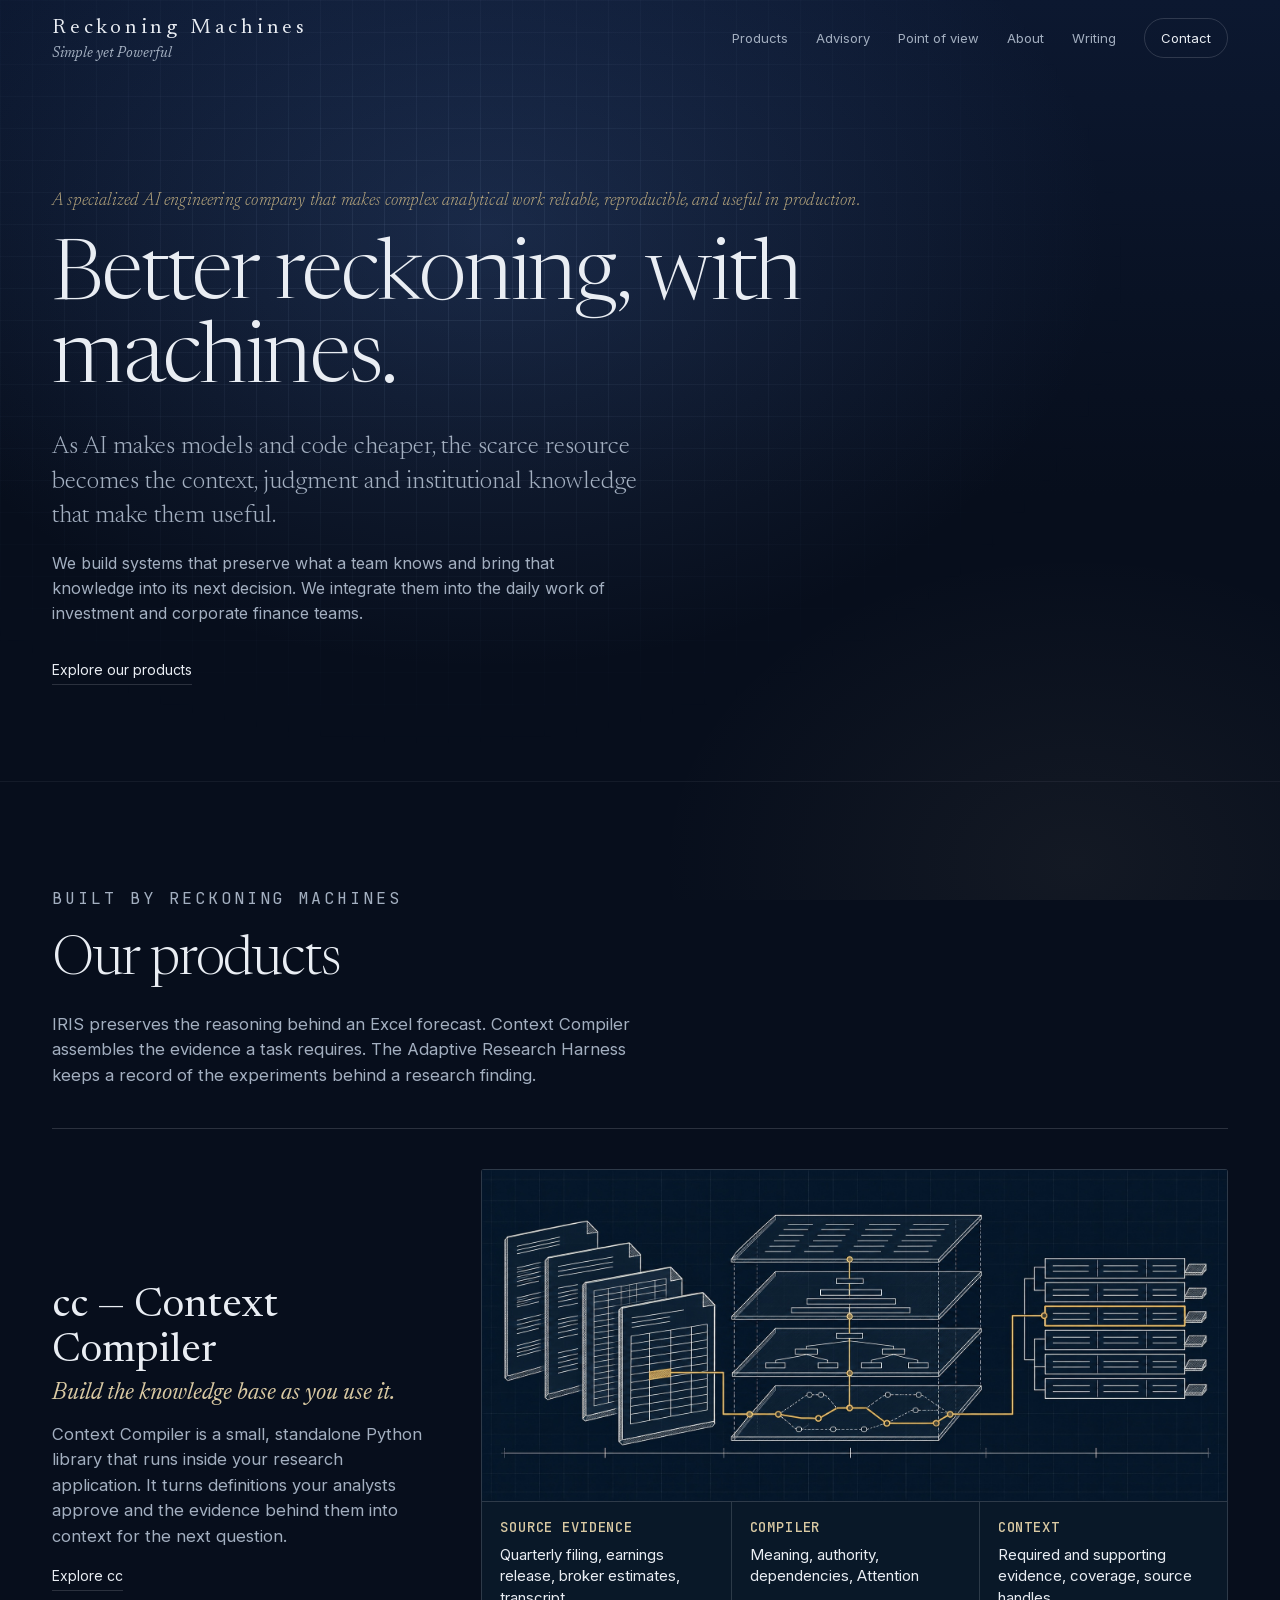
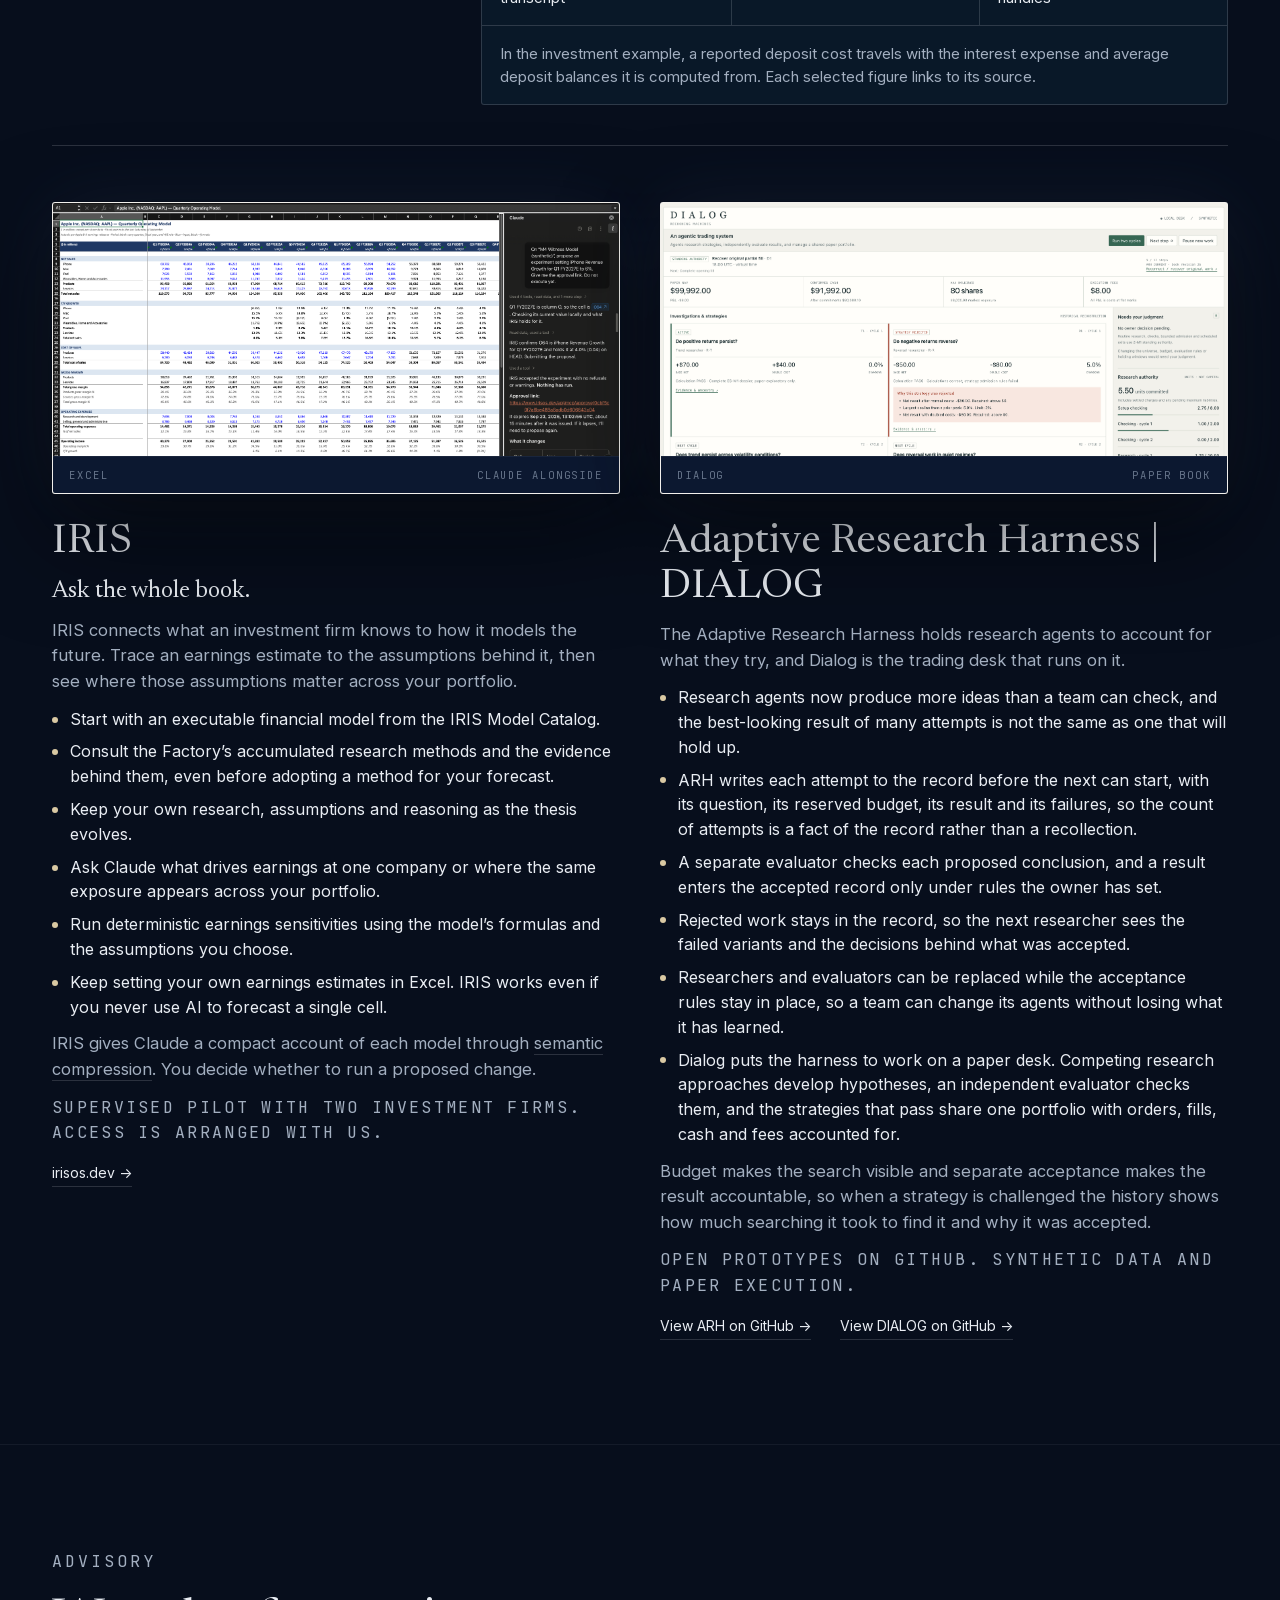
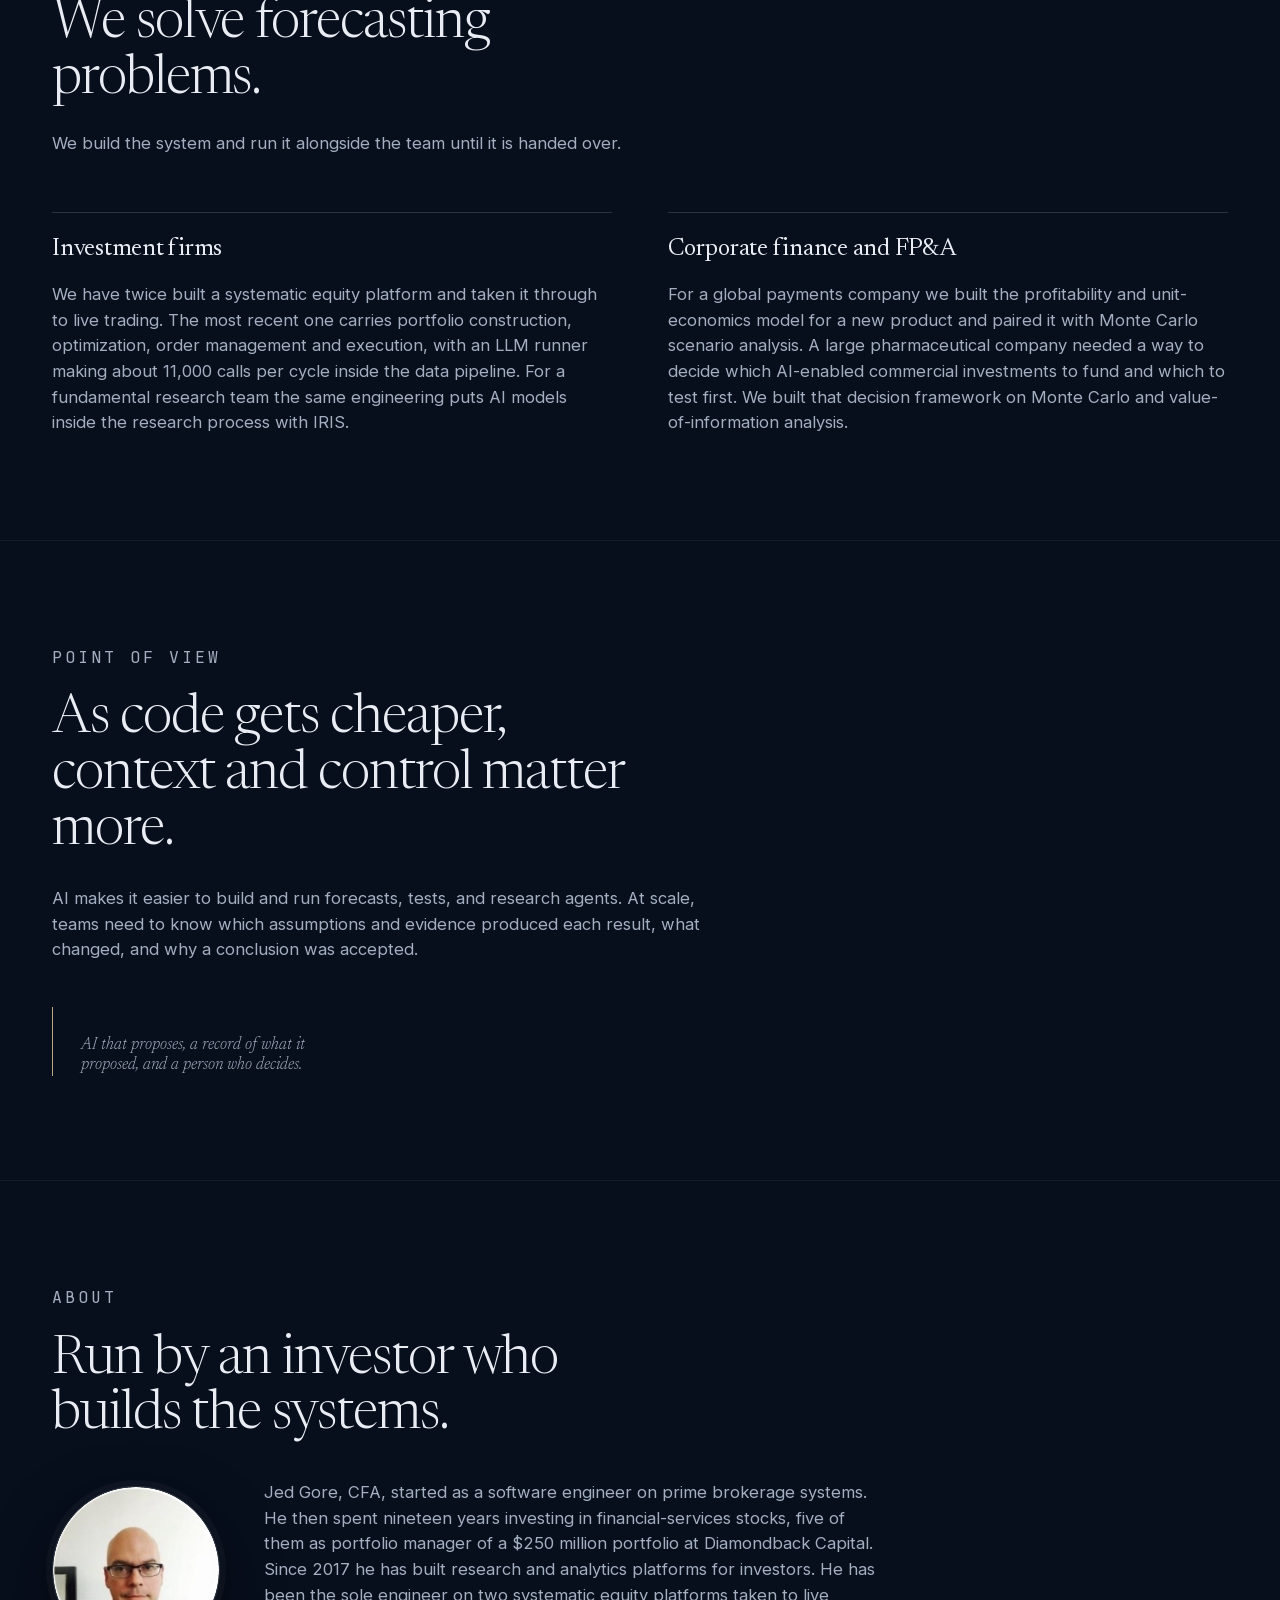
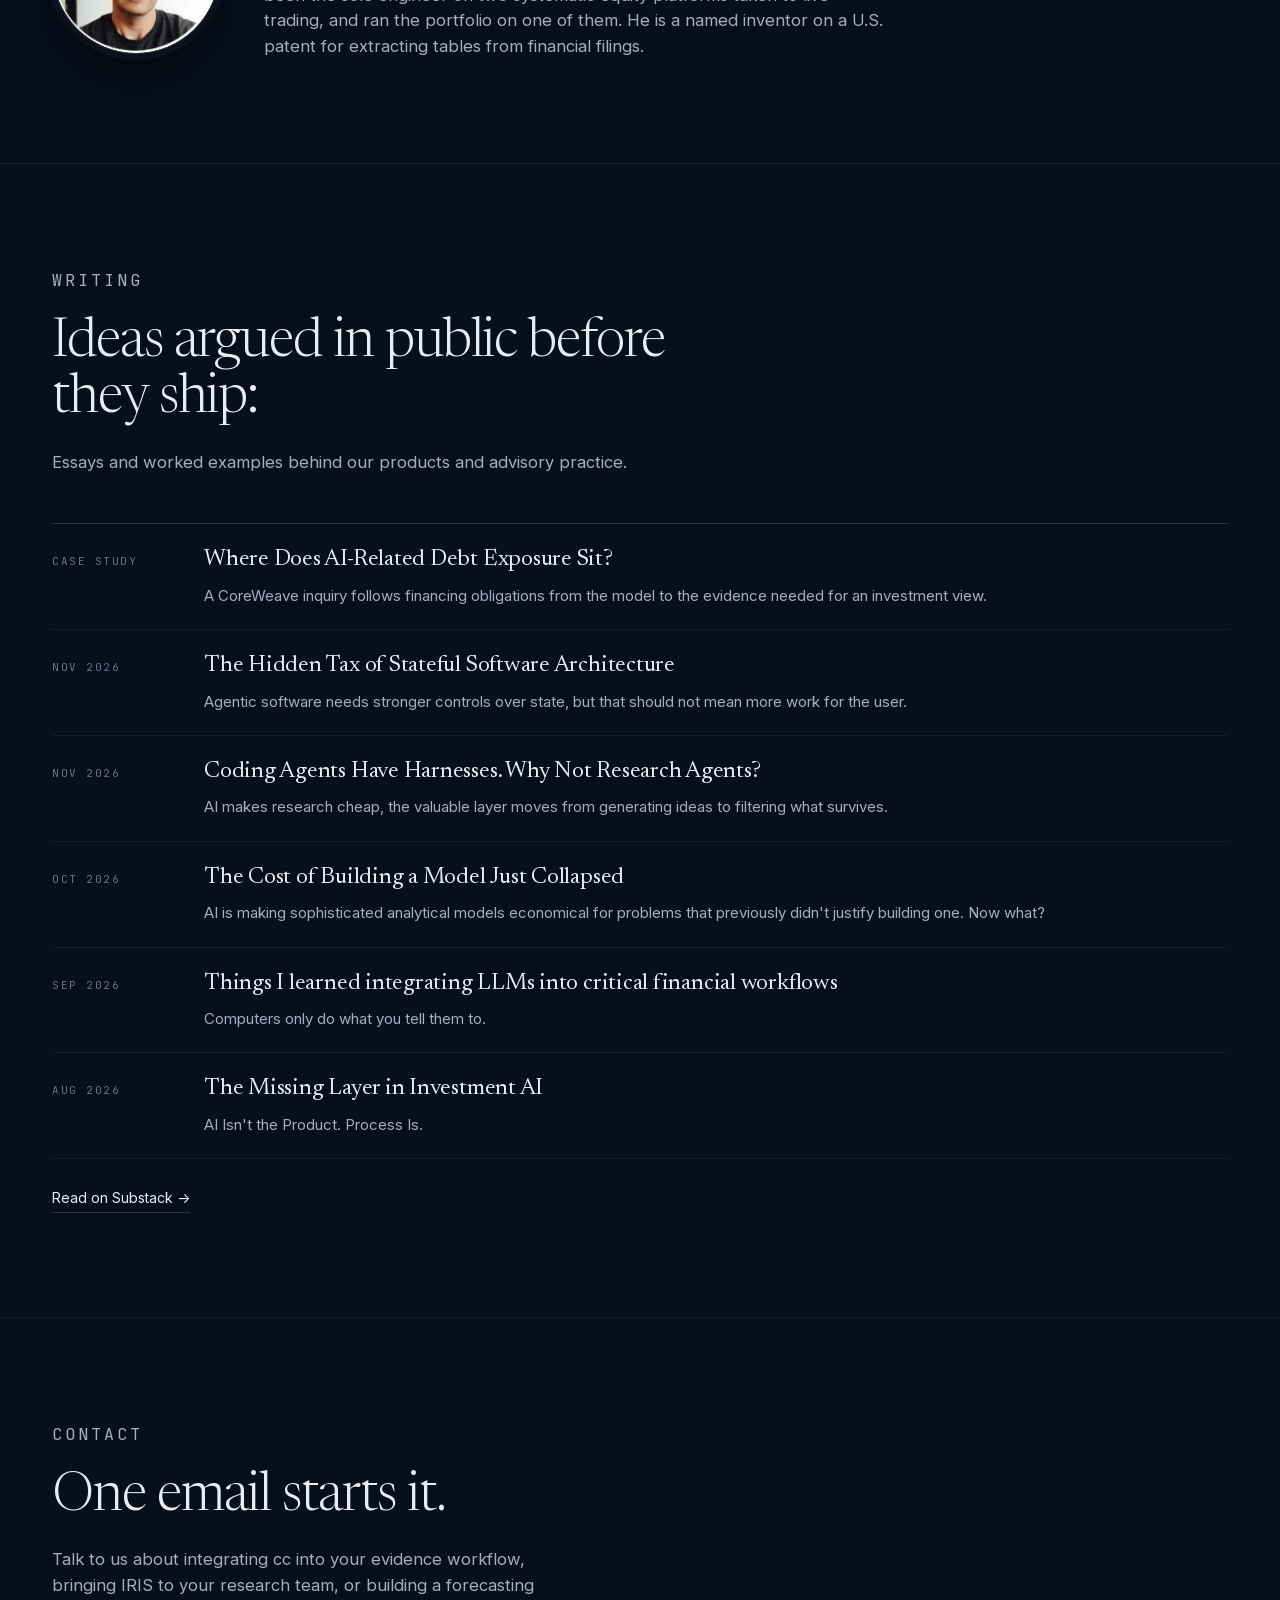
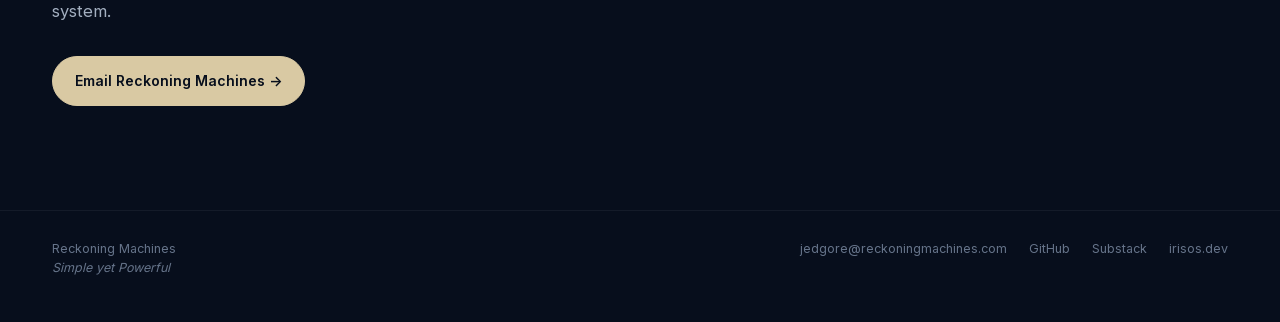
<file: index.html>
<!doctype html>
<html lang="en">
<head>
    <meta charset="utf-8">
    <meta name="viewport" content="width=device-width, initial-scale=1">
    <title>Reckoning Machines | Better reckoning, with machines.</title>
    <meta name="description" content="Reckoning Machines builds IRIS, Context Compiler and the Adaptive Research Harness, and provides integration and advisory work for investment and corporate finance teams.">
    <meta property="og:title" content="Reckoning Machines | Better reckoning, with machines.">
    <meta property="og:description" content="Reckoning Machines builds IRIS, Context Compiler and the Adaptive Research Harness, and provides integration and advisory work for investment and corporate finance teams.">
    <meta property="og:type" content="website">
    <meta property="og:url" content="https://reckoningmachines.com">
    <meta property="og:image" content="https://reckoningmachines.com/og-card.png">
    <meta name="twitter:card" content="summary_large_image">
    <meta name="twitter:title" content="Reckoning Machines | Better reckoning, with machines.">
    <meta name="twitter:description" content="Reckoning Machines builds IRIS, Context Compiler and the Adaptive Research Harness, and provides integration and advisory work for investment and corporate finance teams.">
    <meta name="twitter:image" content="https://reckoningmachines.com/og-card.png">
    <link rel="stylesheet" href="/fonts/fonts.css">
    <link rel="stylesheet" href="styles.css">
    <link rel="icon" href="./favicon.svg" type="image/svg+xml">
</head>
<body>
    <a class="skip" href="#main">Skip to content</a>
    <header class="top">
        <div class="container top-inner">
            <div>
                <a class="wordmark" href="./index.html" aria-label="Reckoning Machines home">Reckoning Machines</a>
                <p class="brand-motto">Simple yet Powerful</p>
            </div>
            <nav class="top-nav" aria-label="Primary">
                <a class="anchor" href="#built">Products</a>
                <a class="anchor" href="#advisory">Advisory</a>
                <a class="anchor" href="#point-of-view">Point of view</a>
                <a class="anchor" href="#about">About</a>
                <a class="anchor" href="#writing">Writing</a>
                <a class="cta" href="#contact">Contact</a>
            </nav>
        </div>
    </header>

    <main id="main">
        <section class="hero" aria-labelledby="hero-title">
            <div class="container">
                <div class="hero-copy">
                    <p class="eyebrow">A specialized AI engineering company that makes complex analytical work reliable, reproducible, and useful in production.</p>
                    <h1 id="hero-title">Better reckoning, with machines.</h1>
                    <p class="lede">As AI makes models and code cheaper, the scarce resource becomes the context, judgment and institutional knowledge that make them useful.</p>
                    <p class="hero-detail">We build systems that preserve what a team knows and bring that knowledge into its next decision. We integrate them into the daily work of investment and corporate finance teams.</p>
                    <a class="hero-link" href="#built">Explore our products</a>
                </div>
            </div>
        </section>

        <section id="built" class="movement" aria-labelledby="built-title">
            <div class="container">
                <p class="eyebrow">Built by Reckoning Machines</p>
                <h2 id="built-title">Our products</h2>
                <p class="intro">IRIS preserves the reasoning behind an Excel forecast. Context Compiler assembles the evidence a task requires. The Adaptive Research Harness keeps a record of the experiments behind a research finding.</p>
                <article class="compiler-feature">
                    <div class="compiler-copy">
                        <h3><a href="/compiler/">cc — Context Compiler</a></h3>
                        <p class="compiler-tagline">Build the knowledge base as you use it.</p>
                        <p>Context Compiler is a small, standalone Python library that runs inside your research application. It turns definitions your analysts approve and the evidence behind them into context for the next question.</p>
                        <a class="card-link" href="/compiler/">Explore cc</a>
                    </div>
                    <figure class="compiler-drawing">
                        <a href="./compiler/architecture.jpg" target="_blank" rel="noopener" aria-label="Open the Context Compiler architectural drawing at full size">
                            <img src="./compiler/architecture.jpg" width="1881" height="836" alt="A highlighted filing cell passes through four compiler layers. A brass line connects the cell, its dependencies and a row in the compiled context.">
                        </a>
                        <figcaption>
                            <dl class="compiler-stages">
                                <div><dt>Source evidence</dt><dd>Quarterly filing, earnings release, broker estimates, transcript</dd></div>
                                <div><dt>Compiler</dt><dd>Meaning, authority, dependencies, Attention</dd></div>
                                <div><dt>Context</dt><dd>Required and supporting evidence, coverage, source handles</dd></div>
                            </dl>
                            <p class="compiler-caption">In the investment example, a reported deposit cost travels with the interest expense and average deposit balances it is computed from. Each selected figure links to its source.</p>
                        </figcaption>
                    </figure>
                </article>
                <div class="cards">
                    <article class="card">
                        <figure class="plate plate-iris">
                            <div class="plate-window">
                                <a href="./iris-claude-experiment-approval.png" target="_blank" rel="noopener" aria-label="Open the IRIS screenshot at full size">
                                    <img src="./iris-claude-experiment-approval.png" width="3454" height="1822" alt="A quarterly operating model open in Excel with Claude alongside, proposing a change to one forecast driver and returning an approval link, nothing run yet">
                                </a>
                            </div>
                            <figcaption class="plate-label"><span>Excel</span><span>Claude alongside</span></figcaption>
                        </figure>
                        <h3>IRIS</h3>
                        <p class="card-tagline">Ask the whole book.</p>
                        <p>IRIS connects what an investment firm knows to how it models the future. Trace an earnings estimate to the assumptions behind it, then see where those assumptions matter across your portfolio.</p>
                        <ul class="card-list">
                            <li>Start with an executable financial model from the IRIS Model Catalog.</li>
                            <li>Consult the Factory&rsquo;s accumulated research methods and the evidence behind them, even before adopting a method for your forecast.</li>
                            <li>Keep your own research, assumptions and reasoning as the thesis evolves.</li>
                            <li>Ask Claude what drives earnings at one company or where the same exposure appears across your portfolio.</li>
                            <li>Run deterministic earnings sensitivities using the model&rsquo;s formulas and the assumptions you choose.</li>
                            <li>Keep setting your own earnings estimates in Excel. IRIS works even if you never use AI to forecast a single cell.</li>
                        </ul>
                        <p>IRIS gives Claude a compact account of each model through <a href="https://reckoningmachines.substack.com/p/three-things-a-spreadsheet-model">semantic compression</a>. You decide whether to run a proposed change.</p>
                        <p class="status">Supervised pilot with two investment firms. Access is arranged with us.</p>
                        <a class="card-link" href="https://irisos.dev">irisos.dev <span aria-hidden="true">-&gt;</span></a>
                    </article>
                    <article class="card">
                        <figure class="plate plate-arh">
                            <div class="plate-window">
                                <a href="./dialog-workspace.png" target="_blank" rel="noopener" aria-label="Open the Dialog workspace screenshot at full size">
                                    <img src="./dialog-workspace.png" width="3366" height="1756" alt="The Dialog workspace mid-run on a synthetic desk, showing paper NAV, cash, holdings and fees, one active strategy and one rejected with the reasons it failed admission, the next cycle's questions, and the research units committed">
                                </a>
                            </div>
                            <figcaption class="plate-label"><span>Dialog</span><span>Paper book</span></figcaption>
                        </figure>
                        <h3>Adaptive Research Harness | DIALOG</h3>
                        <p>The Adaptive Research Harness holds research agents to account for what they try, and Dialog is the trading desk that runs on it.</p>
                        <ul class="card-list">
                            <li>Research agents now produce more ideas than a team can check, and the best-looking result of many attempts is not the same as one that will hold up.</li>
                            <li>ARH writes each attempt to the record before the next can start, with its question, its reserved budget, its result and its failures, so the count of attempts is a fact of the record rather than a recollection.</li>
                            <li>A separate evaluator checks each proposed conclusion, and a result enters the accepted record only under rules the owner has set.</li>
                            <li>Rejected work stays in the record, so the next researcher sees the failed variants and the decisions behind what was accepted.</li>
                            <li>Researchers and evaluators can be replaced while the acceptance rules stay in place, so a team can change its agents without losing what it has learned.</li>
                            <li>Dialog puts the harness to work on a paper desk. Competing research approaches develop hypotheses, an independent evaluator checks them, and the strategies that pass share one portfolio with orders, fills, cash and fees accounted for.</li>
                        </ul>
                        <p>Budget makes the search visible and separate acceptance makes the result accountable, so when a strategy is challenged the history shows how much searching it took to find it and why it was accepted.</p>
                        <p class="status">Open prototypes on GitHub. Synthetic data and paper execution.</p>
                        <a class="card-link" href="https://github.com/reckoning-machines/adaptive-research-harness">View ARH on GitHub <span aria-hidden="true">-&gt;</span></a>
                        <a class="card-link" href="https://github.com/reckoning-machines/dialog">View DIALOG on GitHub <span aria-hidden="true">-&gt;</span></a>
                    </article>
                </div>
            </div>
        </section>

        <section id="advisory" class="movement" aria-labelledby="advisory-title">
            <div class="container">
                <p class="eyebrow">Advisory</p>
                <h2 id="advisory-title">We solve forecasting problems.</h2>
                <p class="intro">We build the system and run it alongside the team until it is handed over.</p>
                <div class="columns">
                    <div class="column">
                        <h3>Investment firms</h3>
                        <p>We have twice built a systematic equity platform and taken it through to live trading. The most recent one carries portfolio construction, optimization, order management and execution, with an LLM runner making about 11,000 calls per cycle inside the data pipeline. For a fundamental research team the same engineering puts AI models inside the research process with IRIS.</p>
                    </div>
                    <div class="column">
                        <h3>Corporate finance and FP&amp;A</h3>
                        <p>For a global payments company we built the profitability and unit-economics model for a new product and paired it with Monte Carlo scenario analysis. A large pharmaceutical company needed a way to decide which AI-enabled commercial investments to fund and which to test first. We built that decision framework on Monte Carlo and value-of-information analysis.</p>
                    </div>
                </div>
            </div>
        </section>

        <section id="point-of-view" class="movement" aria-labelledby="pov-title">
            <div class="container">
                <p class="eyebrow">Point of view</p>
                <h2 id="pov-title">As code gets cheaper, context and control matter more.</h2>
                <p class="pov-body">AI makes it easier to build and run forecasts, tests, and research agents. At scale, teams need to know which assumptions and evidence produced each result, what changed, and why a conclusion was accepted.</p>
                <p class="pull">AI that proposes, a record of what it proposed, and a person who decides.</p>
            </div>
        </section>

        <section id="about" class="movement" aria-labelledby="about-title">
            <div class="container">
                <p class="eyebrow">About</p>
                <h2 id="about-title">Run by an investor who builds the systems.</h2>
                <div class="about-grid">
                    <img class="portrait" src="./jed-gore.png" width="640" height="640" alt="Jed Gore">
                    <p class="about-body">Jed Gore, CFA, started as a software engineer on prime brokerage systems. He then spent nineteen years investing in financial-services stocks, five of them as portfolio manager of a $250 million portfolio at Diamondback Capital. Since 2017 he has built research and analytics platforms for investors. He has been the sole engineer on two systematic equity platforms taken to live trading, and ran the portfolio on one of them. He is a named inventor on a U.S. patent for extracting tables from financial filings.</p>
                </div>
            </div>
        </section>

        <section id="writing" class="movement" aria-labelledby="writing-title">
            <div class="container">
                <p class="eyebrow">Writing</p>
                <h2 id="writing-title">Ideas argued in public before they ship:</h2>
                <p class="intro">Essays and worked examples behind our products and advisory practice.</p>
                <ul class="posts">
                    <li><a href="./ai-debt-case-study.html"><span class="post-date">Case study</span><span class="post-title">Where Does AI-Related Debt Exposure Sit?</span><span class="post-sub">A CoreWeave inquiry follows financing obligations from the model to the evidence needed for an investment view.</span></a></li>
                    <li><a href="https://reckoningmachines.substack.com/p/the-hidden-tax-of-stateful-software"><span class="post-date">Nov 2026</span><span class="post-title">The Hidden Tax of Stateful Software Architecture</span><span class="post-sub">Agentic software needs stronger controls over state, but that should not mean more work for the user.</span></a></li>
                    <li><a href="https://reckoningmachines.substack.com/p/coding-agents-have-harnesses-why"><span class="post-date">Nov 2026</span><span class="post-title">Coding Agents Have Harnesses. Why Not Research Agents?</span><span class="post-sub">AI makes research cheap, the valuable layer moves from generating ideas to filtering what survives.</span></a></li>
                    <li><a href="https://reckoningmachines.substack.com/p/the-cost-of-building-a-model-just"><span class="post-date">Oct 2026</span><span class="post-title">The Cost of Building a Model Just Collapsed</span><span class="post-sub">AI is making sophisticated analytical models economical for problems that previously didn't justify building one. Now what?</span></a></li>
                    <li><a href="https://reckoningmachines.substack.com/p/things-i-learned-integrating-llms"><span class="post-date">Sep 2026</span><span class="post-title">Things I learned integrating LLMs into critical financial workflows</span><span class="post-sub">Computers only do what you tell them to.</span></a></li>
                    <li><a href="https://reckoningmachines.substack.com/p/the-missing-layer-in-investment-ai"><span class="post-date">Aug 2026</span><span class="post-title">The Missing Layer in Investment AI</span><span class="post-sub">AI Isn't the Product. Process Is.</span></a></li>
                </ul>
                <a class="posts-link" href="https://reckoningmachines.substack.com/">Read on Substack <span aria-hidden="true">-&gt;</span></a>
            </div>
        </section>

        <section id="contact" class="movement" aria-labelledby="contact-title">
            <div class="container">
                <p class="eyebrow">Contact</p>
                <h2 id="contact-title">One email starts it.</h2>
                <p class="contact-body">Talk to us about integrating cc into your evidence workflow, bringing IRIS to your research team, or building a forecasting system.</p>
                <a class="brass-button" href="mailto:jedgore@reckoningmachines.com?subject=Reckoning%20Machines%20inquiry">Email Reckoning Machines <span aria-hidden="true">-&gt;</span></a>
            </div>
        </section>
    </main>

    <footer>
        <div class="container foot-inner">
            <div>Reckoning Machines<br><em>Simple yet Powerful</em></div>
            <nav class="foot-links" aria-label="Footer">
                <a href="mailto:jedgore@reckoningmachines.com?subject=Reckoning%20Machines%20inquiry">jedgore@reckoningmachines.com</a>
                <a href="https://github.com/reckoning-machines">GitHub</a>
                <a href="https://reckoningmachines.substack.com/">Substack</a>
                <a href="https://irisos.dev">irisos.dev</a>
            </nav>
        </div>
    </footer>
</body>
</html>
</file>
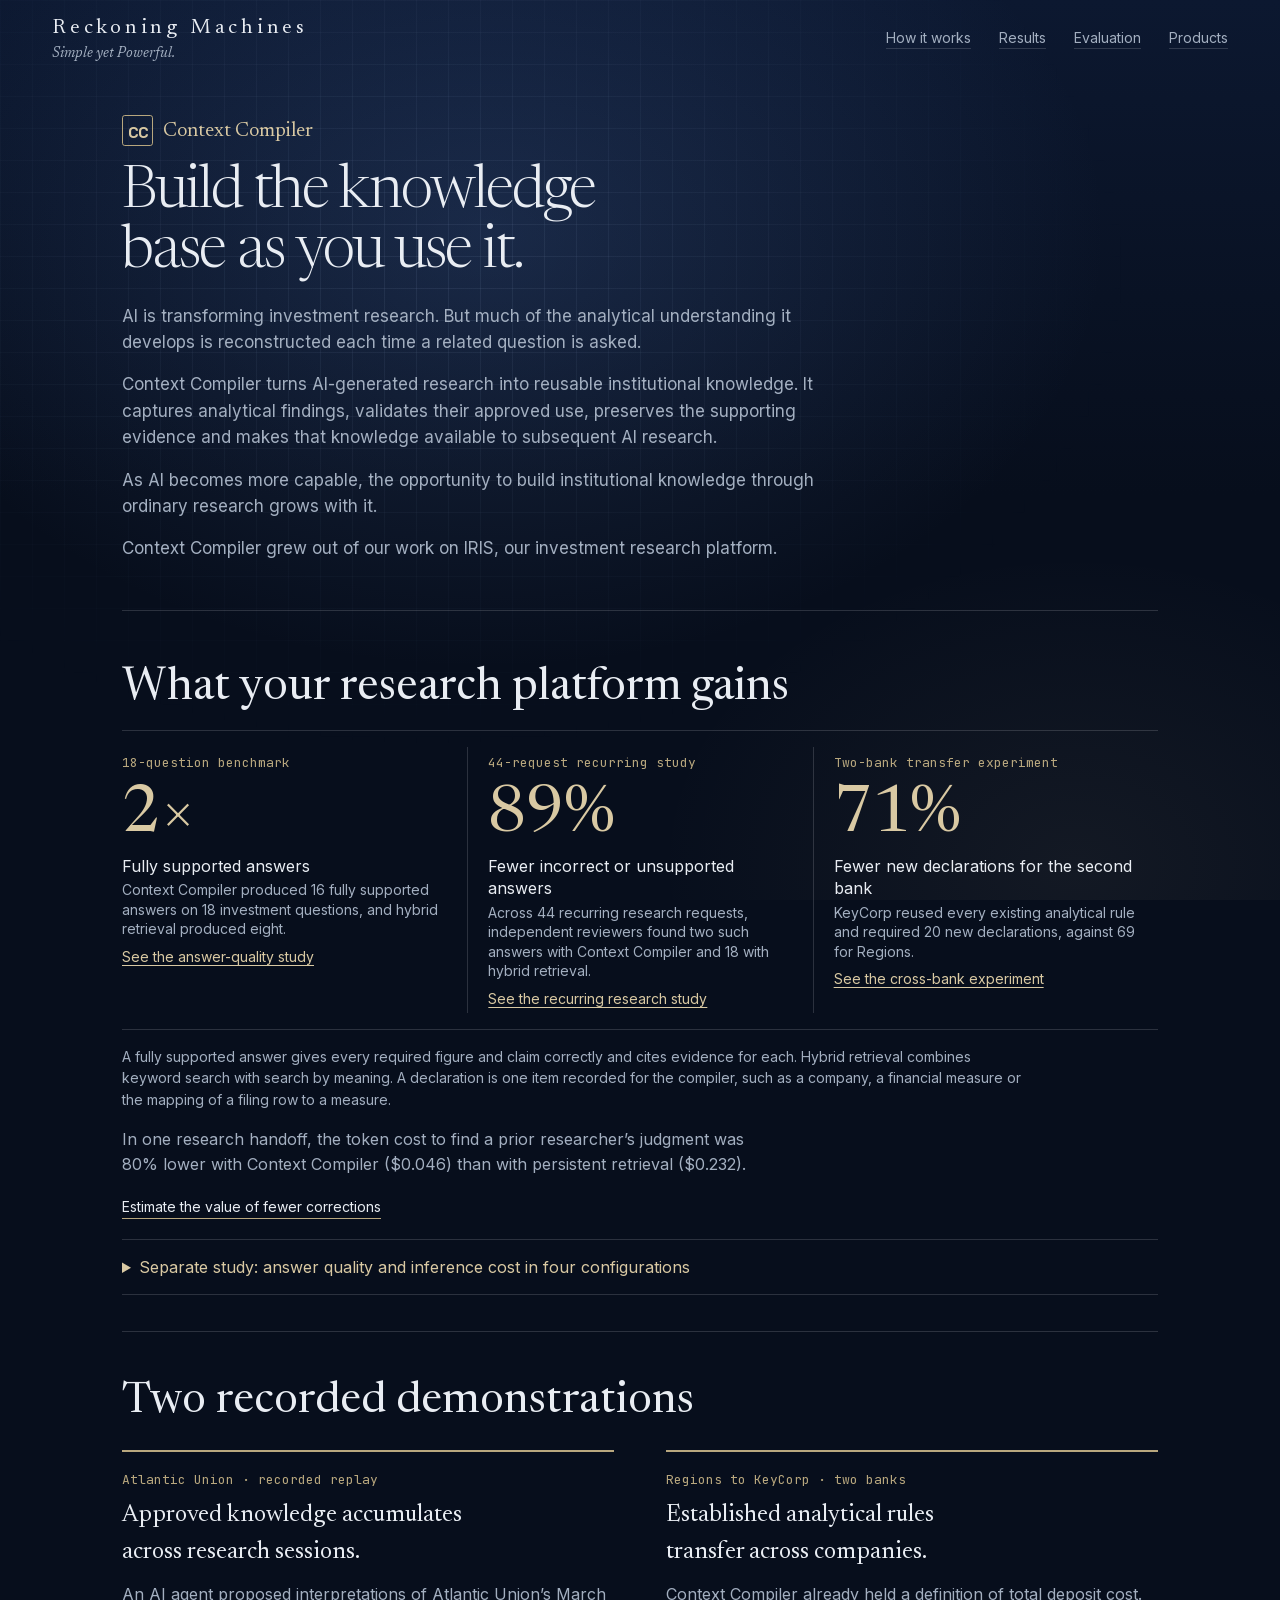
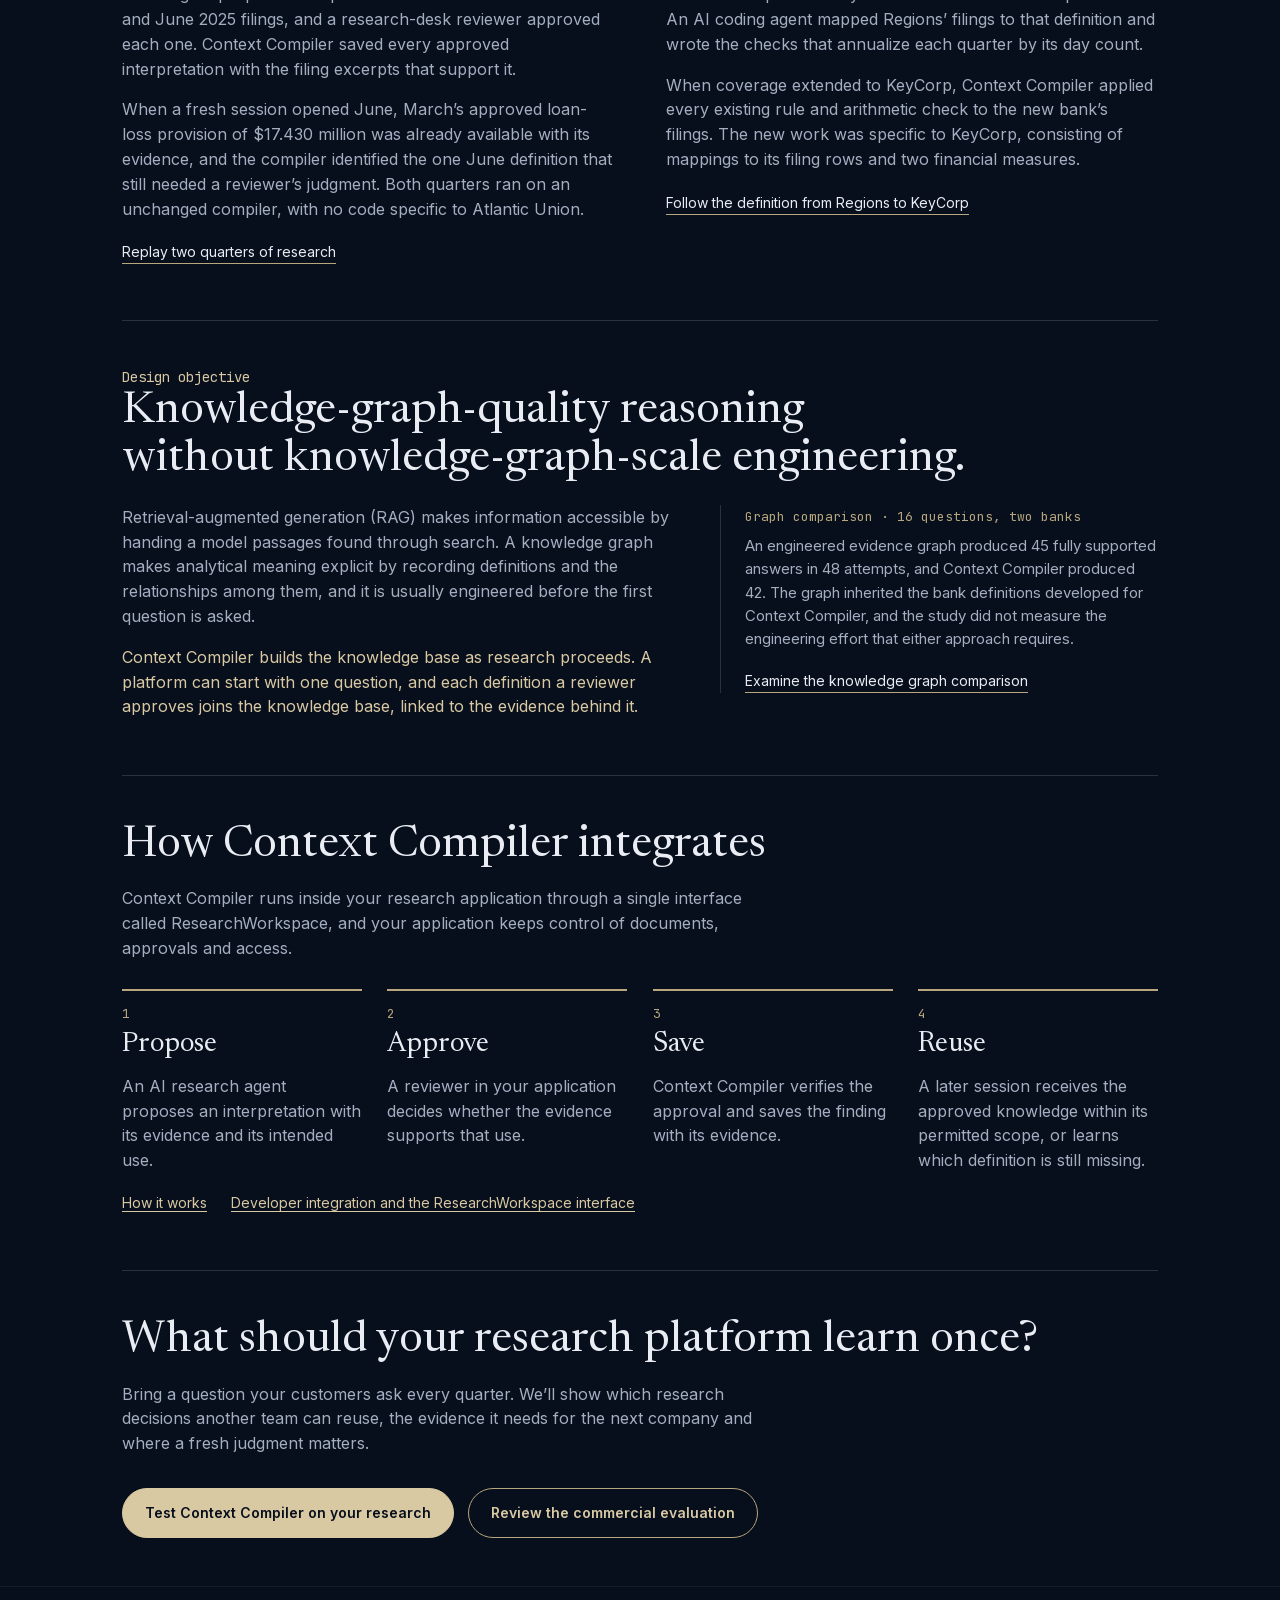
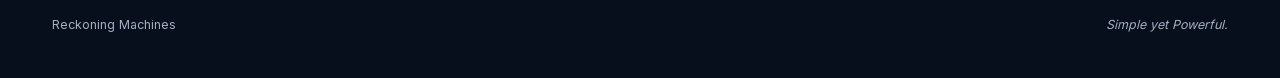
<file: compiler/index.html>
<!doctype html>
<html lang="en">
<head>
    <meta charset="utf-8">
    <meta name="viewport" content="width=device-width, initial-scale=1">
    <title>Context Compiler | Reckoning Machines</title>
    <meta name="description" content="Context Compiler keeps the definitions your analysts approve with the evidence behind them, so the next analyst can use that work on a new question.">
    <link rel="canonical" href="https://reckoningmachines.com/compiler/">
    <link rel="stylesheet" href="/styles.css">
    <link rel="stylesheet" href="/compiler/compiler.css?v=brief">
    <link rel="icon" href="/favicon.svg" type="image/svg+xml">
</head>
<body class="compiler-page">
    <a class="skip" href="#main">Skip to content</a>
    <header class="top"><div class="container top-inner">
        <div><a class="wordmark" href="/">Reckoning Machines</a><p class="brand-motto">Simple yet Powerful.</p></div>
        <nav class="top-nav" aria-label="Primary"><a class="wide-only" href="/compiler/how-it-works/">How it works</a><a href="/compiler/results/">Results</a><a href="/compiler/evaluation/">Evaluation</a><a class="wide-only" href="/#built">Products</a></nav>
    </div></header>
    <main id="main" class="container compiler-brief">
        <header class="compiler-hero brief-hero" id="platform">
            <p class="compiler-product-name"><span class="cc-mark" aria-hidden="true">cc</span> Context Compiler</p>
            <h1>Build the knowledge base as you use it.</h1>
            <p class="compiler-intro">AI is transforming investment research. But much of the analytical understanding it develops is reconstructed each time a related question is asked.</p>
            <p class="compiler-intro">Context Compiler turns AI-generated research into reusable institutional knowledge. It captures analytical findings, validates their approved use, preserves the supporting evidence and makes that knowledge available to subsequent AI research.</p>
            <p class="compiler-intro">As AI becomes more capable, the opportunity to build institutional knowledge through ordinary research grows with it.</p>
            <p class="compiler-intro">Context Compiler grew out of our work on <a href="https://irisos.dev">IRIS</a>, our investment research platform.</p>
        </header>

        <section class="compiler-section api-results" id="evidence">
            <h2>What your research platform gains</h2>
            <ul class="benchmark-highlights">
                <li><small class="study">18-question benchmark</small><strong>2×</strong>Fully supported answers<span>Context Compiler produced 16 fully supported answers on 18 investment questions, and hybrid retrieval produced eight. <a href="/compiler/results/#downstream-benchmark">See the answer-quality study</a></span></li>
                <li><small class="study">44-request recurring study</small><strong>89%</strong>Fewer incorrect or unsupported answers<span>Across 44 recurring research requests, independent reviewers found two such answers with Context Compiler and 18 with hybrid retrieval. <a href="/compiler/results/#direct-api">See the recurring research study</a></span></li>
                <li id="reuse"><small class="study">Two-bank transfer experiment</small><strong>71%</strong>Fewer new declarations for the second bank<span>KeyCorp reused every existing analytical rule and required 20 new declarations, against 69 for Regions. <a href="/compiler/results/#recurring">See the cross-bank experiment</a></span></li>
            </ul>
            <p class="terms">A fully supported answer gives every required figure and claim correctly and cites evidence for each. Hybrid retrieval combines keyword search with search by meaning. A declaration is one item recorded for the compiler, such as a company, a financial measure or the mapping of a filing row to a measure.</p>
            <p>In one research handoff, the token cost to find a prior researcher’s judgment was 80% lower with Context Compiler ($0.046) than with persistent retrieval ($0.232).</p>
            <a class="text-link" href="/compiler/evaluation/#analyst-time">Estimate the value of fewer corrections</a>
            <details class="method-note">
                <summary>Separate study: answer quality and inference cost in four configurations</summary>
                <figure class="benchmark">
                    <a href="/compiler/analytical-context-quality-cost.svg"><img src="/compiler/analytical-context-quality-cost.svg" loading="lazy" width="590" height="395" alt="At high reasoning effort, Context Compiler achieved 92% fully supported answers at $0.068 per answer. Retrieval achieved 80% at $0.062 and 78% at $0.095. At medium effort, Context Compiler achieved 86% at $0.054."></a>
                    <figcaption>Quality is scored on ten financial questions, each run five times in every configuration. Costs cover model inference only.</figcaption>
                </figure>
                <ul class="data-links"><li><a href="/compiler/results/#analytical-context">Answer quality and inference cost</a></li><li><a href="/compiler/results/">Full benchmark report</a></li><li><a href="/compiler/playground/">Explore source authority across two banks</a></li></ul>
            </details>
        </section>

        <section class="compiler-section" id="examples">
            <h2>Two recorded demonstrations</h2>
            <div class="demo-pair">
                <article id="atlantic-union">
                    <small class="study">Atlantic Union · recorded replay</small>
                    <h3>Approved knowledge accumulates across research sessions.</h3>
                    <p>An AI agent proposed interpretations of Atlantic Union’s March and June 2025 filings, and a research-desk reviewer approved each one. Context Compiler saved every approved interpretation with the filing excerpts that support it.</p>
                    <p>When a fresh session opened June, March’s approved loan-loss provision of $17.430 million was already available with its evidence, and the compiler identified the one June definition that still needed a reviewer’s judgment. Both quarters ran on an unchanged compiler, with no code specific to Atlantic Union.</p>
                    <a class="text-link" href="/compiler/atlantic-union/">Replay two quarters of research</a>
                </article>
                <article>
                    <small class="study">Regions to KeyCorp · two banks</small>
                    <h3>Established analytical rules transfer across companies.</h3>
                    <p>Context Compiler already held a definition of total deposit cost. An AI coding agent mapped Regions’ filings to that definition and wrote the checks that annualize each quarter by its day count.</p>
                    <p>When coverage extended to KeyCorp, Context Compiler applied every existing rule and arithmetic check to the new bank’s filings. The new work was specific to KeyCorp, consisting of mappings to its filing rows and two financial measures.</p>
                    <a class="text-link" href="/compiler/playground/?replay=regions-cost-2026-11-22#regions-cost-2026-11-22">Follow the definition from Regions to KeyCorp</a>
                </article>
            </div>
        </section>

        <section class="compiler-section" id="approaches">
            <p class="label">Design objective</p>
            <h2>Knowledge-graph-quality reasoning without knowledge-graph-scale engineering.</h2>
            <div class="objective-split">
                <div>
                    <p>Retrieval-augmented generation (RAG) makes information accessible by handing a model passages found through search. A knowledge graph makes analytical meaning explicit by recording definitions and the relationships among them, and it is usually engineered before the first question is asked.</p>
                    <p class="graph-proposition">Context Compiler builds the knowledge base as research proceeds. A platform can start with one question, and each definition a reviewer approves joins the knowledge base, linked to the evidence behind it.</p>
                </div>
                <aside>
                    <small class="study">Graph comparison · 16 questions, two banks</small>
                    <p>An engineered evidence graph produced 45 fully supported answers in 48 attempts, and Context Compiler produced 42. The graph inherited the bank definitions developed for Context Compiler, and the study did not measure the engineering effort that either approach requires.</p>
                    <a class="text-link" href="/compiler/results/#graph">Examine the knowledge graph comparison</a>
                </aside>
            </div>
        </section>

        <section class="compiler-section" id="knowledge">
            <h2>How Context Compiler integrates</h2>
            <p>Context Compiler runs inside your research application through a single interface called ResearchWorkspace, and your application keeps control of documents, approvals and access.</p>
            <dl class="knowledge-layers workspace-flow">
                <div><dt>Propose</dt><dd>An AI research agent proposes an interpretation with its evidence and its intended use.</dd></div>
                <div><dt>Approve</dt><dd>A reviewer in your application decides whether the evidence supports that use.</dd></div>
                <div><dt>Save</dt><dd>Context Compiler verifies the approval and saves the finding with its evidence.</dd></div>
                <div><dt>Reuse</dt><dd>A later session receives the approved knowledge within its permitted scope, or learns which definition is still missing.</dd></div>
            </dl>
            <ul class="data-links"><li><a href="/compiler/how-it-works/">How it works</a></li><li><a href="/compiler/how-it-works/#developer-integration">Developer integration and the ResearchWorkspace interface</a></li></ul>
        </section>

        <section class="compiler-section cta-band" id="opportunity">
            <h2>What should your research platform learn once?</h2>
            <p>Bring a question your customers ask every quarter. We’ll show which research decisions another team can reuse, the evidence it needs for the next company and where a fresh judgment matters.</p>
            <div class="cta-actions">
                <a class="brass-button" href="mailto:jedgore@reckoningmachines.com?subject=Context%20Compiler%20evaluation">Test Context Compiler on your research</a>
                <a class="ghost-button" href="/compiler/evaluation/">Review the commercial evaluation</a>
            </div>
        </section>

    </main>
    <footer><div class="container foot-inner"><a href="/">Reckoning Machines</a><em>Simple yet Powerful.</em></div></footer>
</body>
</html>
</file>
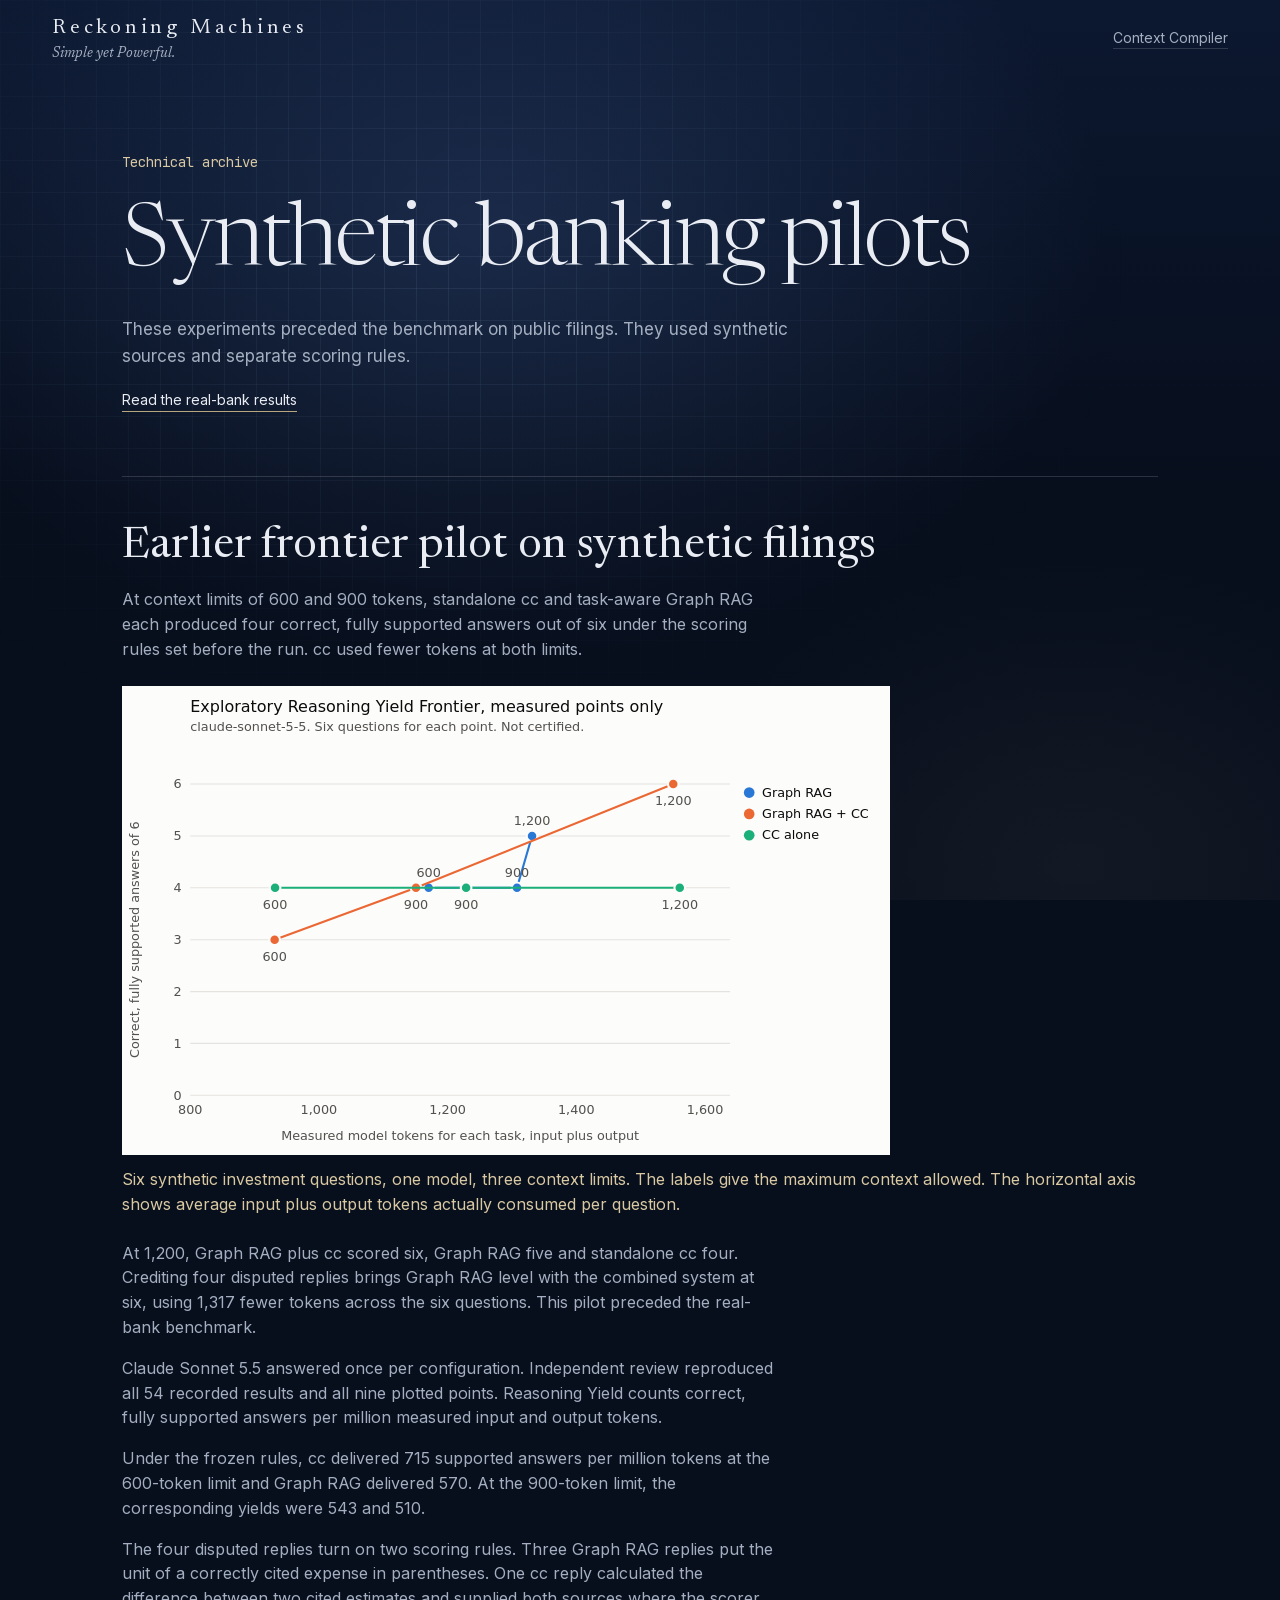
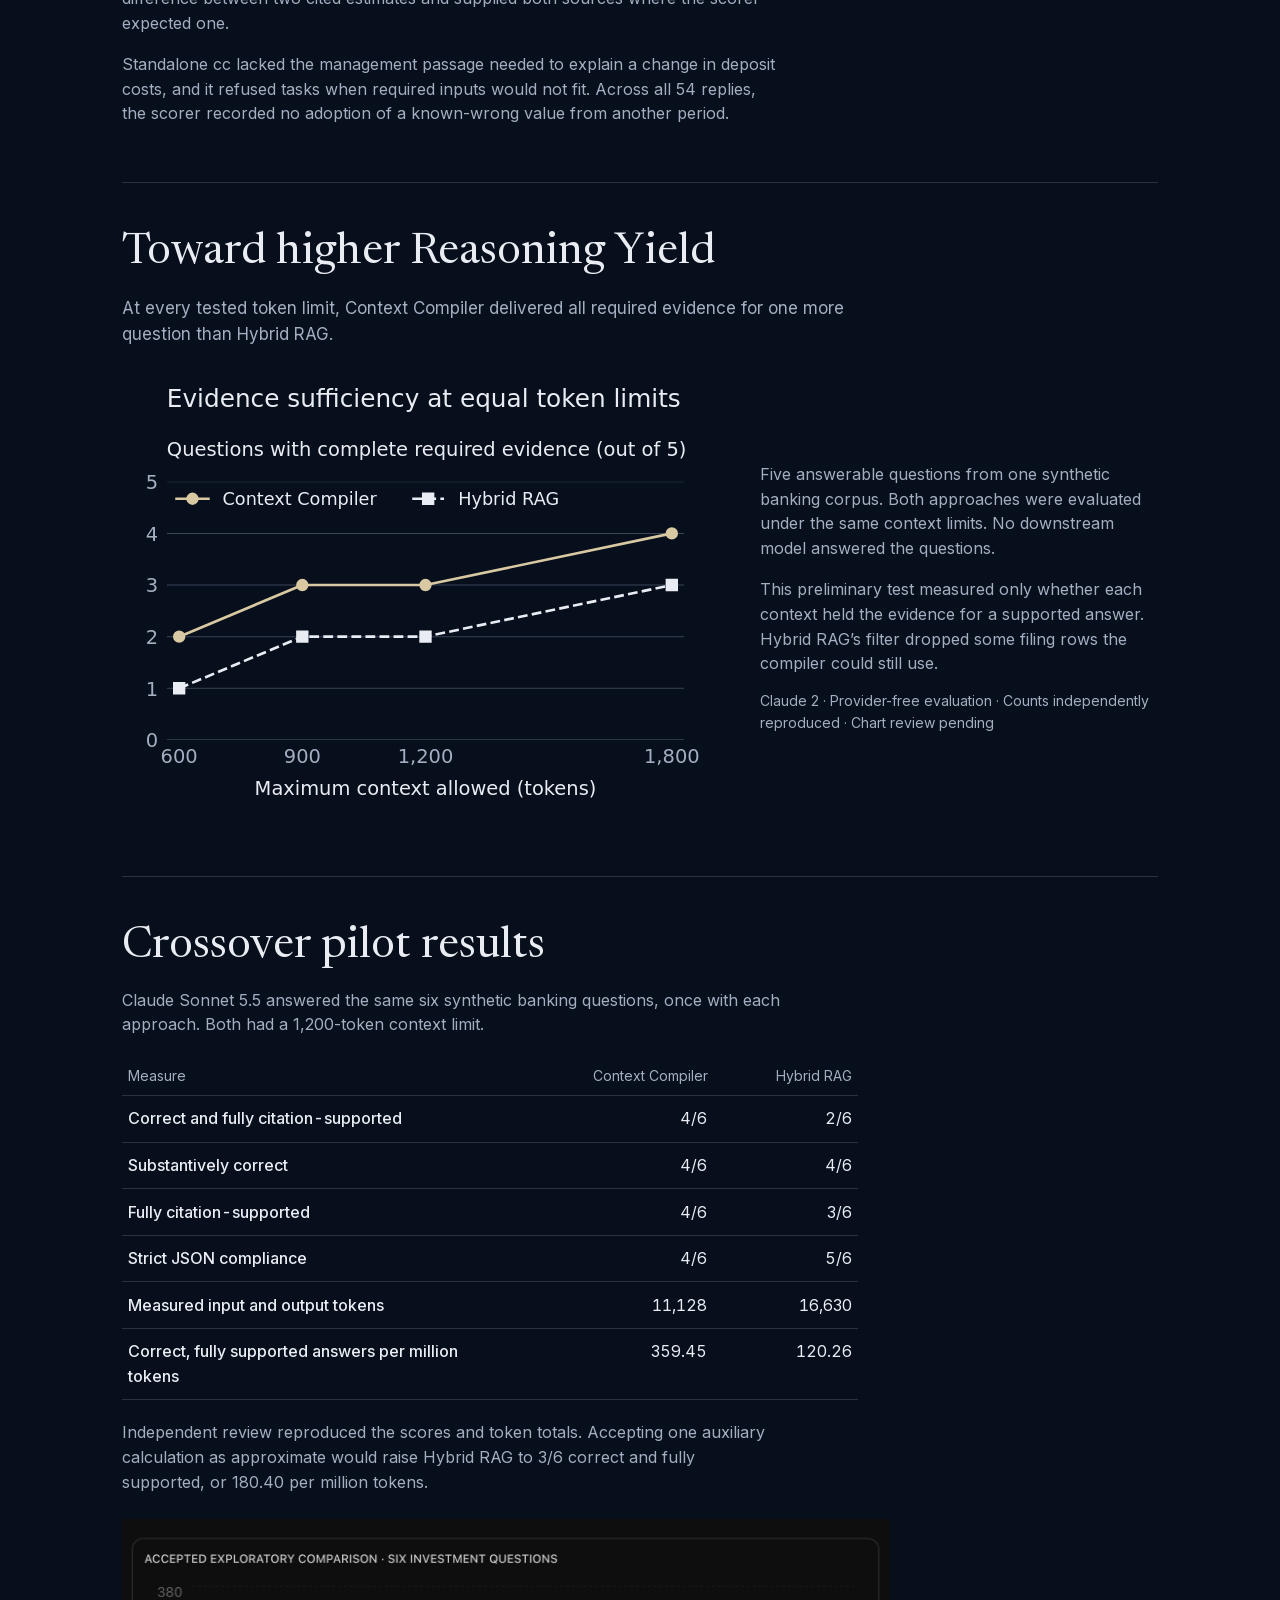
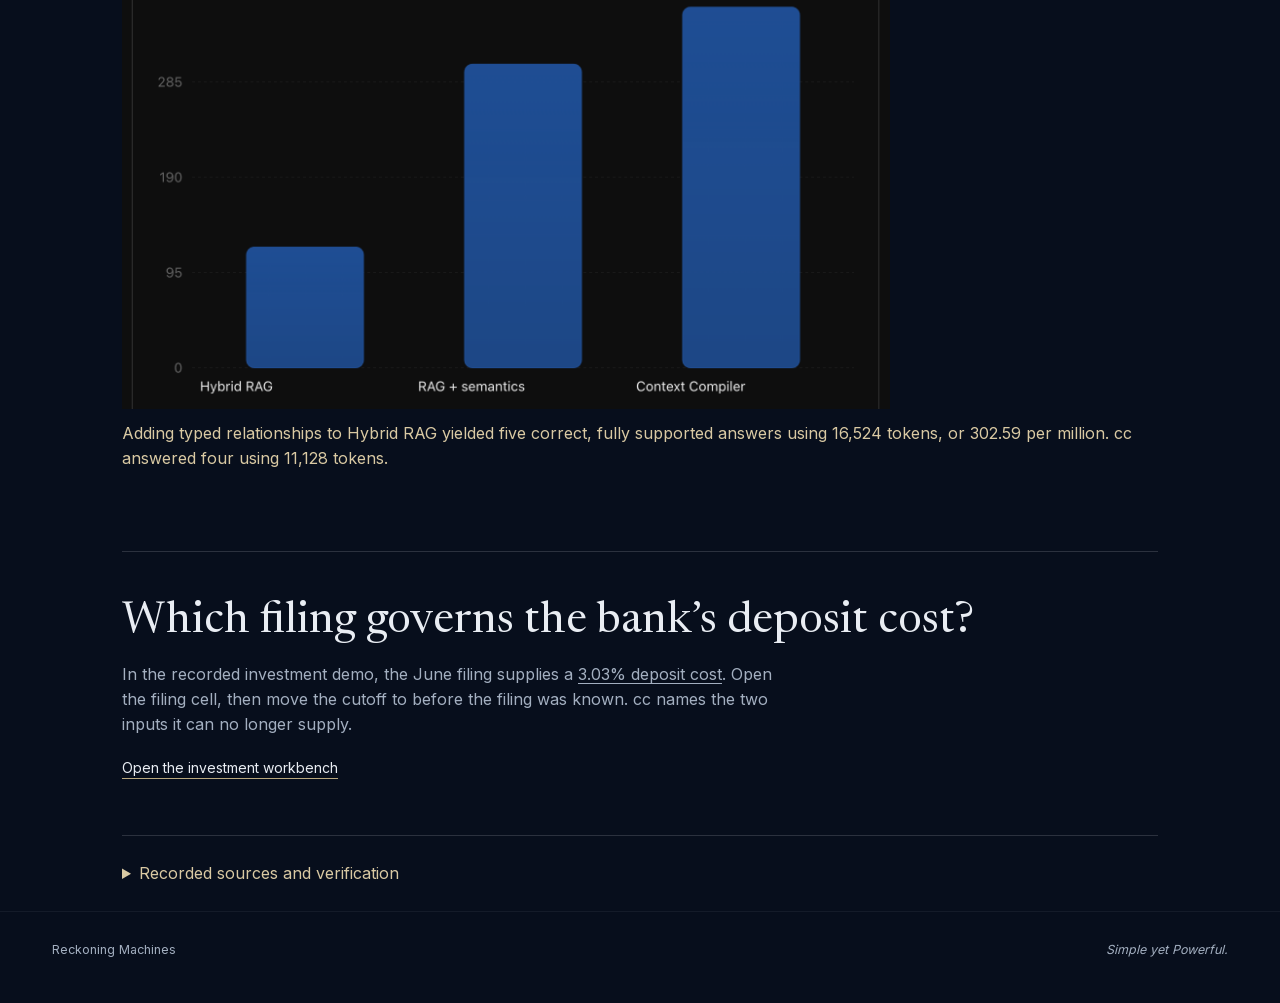
<file: compiler/archive/index.html>
<!doctype html>
<html lang="en">
<head>
    <meta charset="utf-8">
    <meta name="viewport" content="width=device-width, initial-scale=1">
    <title>Synthetic research pilots | Context Compiler</title>
    <meta name="description" content="Earlier Context Compiler experiments on synthetic banking questions, with their original results and scoring notes.">
    <link rel="canonical" href="https://reckoningmachines.com/compiler/archive/">
    <link rel="stylesheet" href="/styles.css">
    <link rel="stylesheet" href="/compiler/compiler.css">
    <link rel="icon" href="/favicon.svg" type="image/svg+xml">
</head>
<body class="compiler-page">
    <a class="skip" href="#main">Skip to content</a>
    <header class="top">
        <div class="container top-inner">
            <div><a class="wordmark" href="/">Reckoning Machines</a><p class="brand-motto">Simple yet Powerful.</p></div>
            <nav class="top-nav" aria-label="Primary"><a href="/compiler/">Context Compiler</a></nav>
        </div>
    </header>
    <main id="main" class="container">
        <header class="compiler-hero"><p class="label">Technical archive</p><h1>Synthetic banking pilots</h1>
            <p class="compiler-intro">These experiments preceded the benchmark on public filings. They used synthetic sources and separate scoring rules.</p>
            <a class="text-link" href="/compiler/results/">Read the real-bank results</a>
        </header>
        <section class="compiler-section">
<h2>Earlier frontier pilot on synthetic filings</h2>
            <p>At context limits of 600 and 900 tokens, standalone cc and task-aware Graph RAG each produced four correct, fully supported answers out of six under the scoring rules set before the run. cc used fewer tokens at both limits.</p>
            <figure class="benchmark">
                <a href="/compiler/reasoning-yield-frontier.svg"><img src="/compiler/reasoning-yield-frontier.svg" width="720" height="440" alt="At context limits of 600, 900 and 1,200 tokens, Graph RAG scored 4, 4 and 5 out of 6. Graph RAG plus cc scored 3, 4 and 6. Standalone cc scored 4 at each limit. Open full-size graph."></a>
                <figcaption>Six synthetic investment questions, one model, three context limits. The labels give the maximum context allowed. The horizontal axis shows average input plus output tokens actually consumed per question.</figcaption>
            </figure>
            <p>At 1,200, Graph RAG plus cc scored six, Graph RAG five and standalone cc four. Crediting four disputed replies brings Graph RAG level with the combined system at six, using 1,317 fewer tokens across the six questions. This pilot preceded the real-bank benchmark.</p>
                <p>Claude Sonnet 5.5 answered once per configuration. Independent review reproduced all 54 recorded results and all nine plotted points. Reasoning Yield counts correct, fully supported answers per million measured input and output tokens.</p>
                <p>Under the frozen rules, cc delivered 715 supported answers per million tokens at the 600-token limit and Graph RAG delivered 570. At the 900-token limit, the corresponding yields were 543 and 510.</p>
                <p>The four disputed replies turn on two scoring rules. Three Graph RAG replies put the unit of a correctly cited expense in parentheses. One cc reply calculated the difference between two cited estimates and supplied both sources where the scorer expected one.</p>
                <p>Standalone cc lacked the management passage needed to explain a change in deposit costs, and it refused tasks when required inputs would not fit. Across all 54 replies, the scorer recorded no adoption of a known-wrong value from another period.</p>
        </section>
                <section class="compiler-section" aria-labelledby="evidence-sufficiency">
                            <h2 id="evidence-sufficiency">Toward higher Reasoning Yield</h2>
                            <p class="compiler-intro">At every tested token limit, Context Compiler delivered all required evidence for one more question than Hybrid RAG.</p>
                            <figure class="sufficiency">
                                <img src="/compiler/evidence-sufficiency.svg" width="470" height="350" alt="Evidence sufficiency at equal token limits. At maximum allowances of 600, 900, 1,200 and 1,800 tokens, Context Compiler supplied complete evidence for 2, 3, 3 and 4 of five questions. Hybrid RAG did so for 1, 2, 2 and 3.">
                                <figcaption>
                                    <p>Five answerable questions from one synthetic banking corpus. Both approaches were evaluated under the same context limits. No downstream model answered the questions.</p>
                                    <p>This preliminary test measured only whether each context held the evidence for a supported answer. Hybrid RAG’s filter dropped some filing rows the compiler could still use.</p>
                                    <p class="credit">Claude 2 · Provider-free evaluation · Counts independently reproduced · Chart review pending</p>
                                </figcaption>
                            </figure>
                        </section>
                        <section class="compiler-section" aria-labelledby="crossover-pilot">
                            <h2 id="crossover-pilot">Crossover pilot results</h2>
                            <p>Claude Sonnet 5.5 answered the same six synthetic banking questions, once with each approach. Both had a 1,200-token context limit.</p>
                            <table class="pilot-results" aria-labelledby="crossover-pilot">
                                <thead><tr><th scope="col">Measure</th><th scope="col">Context Compiler</th><th scope="col">Hybrid RAG</th></tr></thead>
                                <tbody>
                                    <tr><th scope="row">Correct and fully citation-supported</th><td>4/6</td><td>2/6</td></tr>
                                    <tr><th scope="row">Substantively correct</th><td>4/6</td><td>4/6</td></tr>
                                    <tr><th scope="row">Fully citation-supported</th><td>4/6</td><td>3/6</td></tr>
                                    <tr><th scope="row">Strict JSON compliance</th><td>4/6</td><td>5/6</td></tr>
                                    <tr><th scope="row">Measured input and output tokens</th><td>11,128</td><td>16,630</td></tr>
                                    <tr><th scope="row">Correct, fully supported answers per million tokens</th><td>359.45</td><td>120.26</td></tr>
                                </tbody>
                            </table>
                            <p>Independent review reproduced the scores and token totals. Accepting one auxiliary calculation as approximate would raise Hybrid RAG to 3/6 correct and fully supported, or 180.40 per million tokens.</p>
                <figure class="benchmark">
                    <img src="/compiler/reasoning-yield-pilot.png" width="1578" height="1008" alt="Bar chart of correct, fully supported answers per million measured tokens. Hybrid RAG: 120.26. RAG with typed relationships: 302.59. Context Compiler: 359.45.">
                    <figcaption>Adding typed relationships to Hybrid RAG yielded five correct, fully supported answers using 16,524 tokens, or 302.59 per million. cc answered four using 11,128 tokens.</figcaption>
                </figure>
                        </section>
        <section class="compiler-section" id="demos">
            <h2>Which filing governs the bank’s deposit cost?</h2>
            <p>In the recorded investment demo, the June filing supplies a <a class="figure-link" href="/compiler/investing/?state=S4#S4-A2">3.03% deposit cost</a>. Open the filing cell, then move the cutoff to before the filing was known. cc names the two inputs it can no longer supply.</p>
            <a class="text-link" href="/compiler/investing/">Open the investment workbench</a>
        </section>
        <aside class="compiler-section technical-evidence" aria-label="Technical evidence">
            <details>
                <summary>Recorded sources and verification</summary>
                <section class="compiler-section"><h2>Recorded example and sources</h2>
                    <p>Harbor Regional Bank · March and June 2027 · Recorded state S4</p>
                <!-- recorded excerpt -->
<div class="exhibit"><div><h3>Selected sources</h3><ul>
<li>March quarterly filing, deposit schedule<small>Quarterly filing &middot; Harbor Regional Bank</small></li>
<li>June quarterly filing, deposit schedule<small>Quarterly filing &middot; Harbor Regional Bank</small></li>
<li>Quarter-end target rate observations<small>Official statistic &middot; Federal Reserve</small></li>
</ul></div><p class="process">Authority, dependencies, Attention</p><div><h3>Filing evidence</h3>
<table><thead><tr><th>Measure</th><th>Period</th><th>Value</th></tr></thead><tbody>
<tr><th scope="row">Cost of total deposits</th><td>2027-03-31/Q</td><td><a class="figure-link" href="/compiler/investing/?state=S4#S4-A1">2.86 percent</a></td></tr>
<tr><th scope="row">Cost of total deposits</th><td>2027-06-30/Q</td><td><a class="figure-link" href="/compiler/investing/?state=S4#S4-A2">3.03 percent</a></td></tr>
<tr><th scope="row">Average interest-bearing deposits</th><td>2027-03-31/Q</td><td><a class="figure-link" href="/compiler/investing/?state=S4#S4-A3">6385 USD million</a></td></tr>
<tr><th scope="row">Average interest-bearing deposits</th><td>2027-06-30/Q</td><td><a class="figure-link" href="/compiler/investing/?state=S4#S4-A4">6715.000 USD million</a></td></tr>
<tr><th scope="row">Average noninterest-bearing deposits</th><td>2027-03-31/Q</td><td><a class="figure-link" href="/compiler/investing/?state=S4#S4-A5">1835 USD million</a></td></tr>
<tr><th scope="row">Average noninterest-bearing deposits</th><td>2027-06-30/Q</td><td><a class="figure-link" href="/compiler/investing/?state=S4#S4-A6">1765.000 USD million</a></td></tr>
<tr><th scope="row">Interest expense on deposits</th><td>2027-03-31/Q</td><td><a class="figure-link" href="/compiler/investing/?state=S4#S4-A7">58.773 USD million</a></td></tr>
<tr><th scope="row">Interest expense on deposits</th><td>2027-06-30/Q</td><td><a class="figure-link" href="/compiler/investing/?state=S4#S4-A8">64.236 USD million</a></td></tr>
</tbody></table><details><summary>Trace A1 to its filing cell</summary><p>March quarterly filing, deposit schedule</p><code>table:funding ratios/row:cost of total deposits/col:2027-03-31/Q</code><blockquote>2.86</blockquote></details></div></div>
<!-- end recorded excerpt -->
                </section>
                <section class="compiler-section" id="trust"><h2>What you can check</h2><ul class="checks">
                <li><a href="/compiler/investing/?state=S1#S1">S1</a> refuses when required evidence cannot fit. <a href="/compiler/investing/?state=S2#S2">S2</a> keeps every required component.</li>
                <li><a href="/compiler/investing/?state=S4#S4">S4</a> and <a href="/compiler/investing/?state=S5#S5">S5</a> use different policies to select optional evidence after the required figures.</li>
                <li>In <a href="/compiler/investing/?state=S5#S5">S5</a> three estimates conflict. Each keeps its standing and classification. None is chosen.</li>
                <li><a href="/compiler/investing/?state=S6#S6">S6</a> and <a href="/compiler/investing/?state=S7#S7">S7</a> name the missing components and refuse.</li>
                <li>The June filing is known in <a href="/compiler/investing/?state=S4#S4">S4</a>. It is too late for the as-of date in <a href="/compiler/investing/?state=S6#S6">S6</a>.</li>
                <li>Open a figure to see its source, original unit and exact witness text.</li></ul>
                <h3>Verified privately, shown in an evaluation</h3><ul class="checks"><li>The same inputs give the same bytes in two independent replays of each state.</li>
                <li>The library calls no model and opens no network connection.</li><li>Adding a source outside the reader's access scope leaves the downloadable exhibit unchanged.</li>
                <li>The compiler carries source text as data in its rendering.</li></ul>
                <p>The library runs in your environment. Source and packs are provided under agreement. This exhibit uses synthetic data and processes nothing you supply.</p></section>
                <h2>Source preparation</h2>
                <p>The private Python library accepts typed records, declared tables and passages that state a measure with its unit. You prepare the sources and declare their issuers, dates, access permissions and authority.</p>
            </details>
        </aside>
    </main>
    <footer><div class="container foot-inner"><a href="/">Reckoning Machines</a><em>Simple yet Powerful.</em></div></footer>
</body>
</html>
</file>
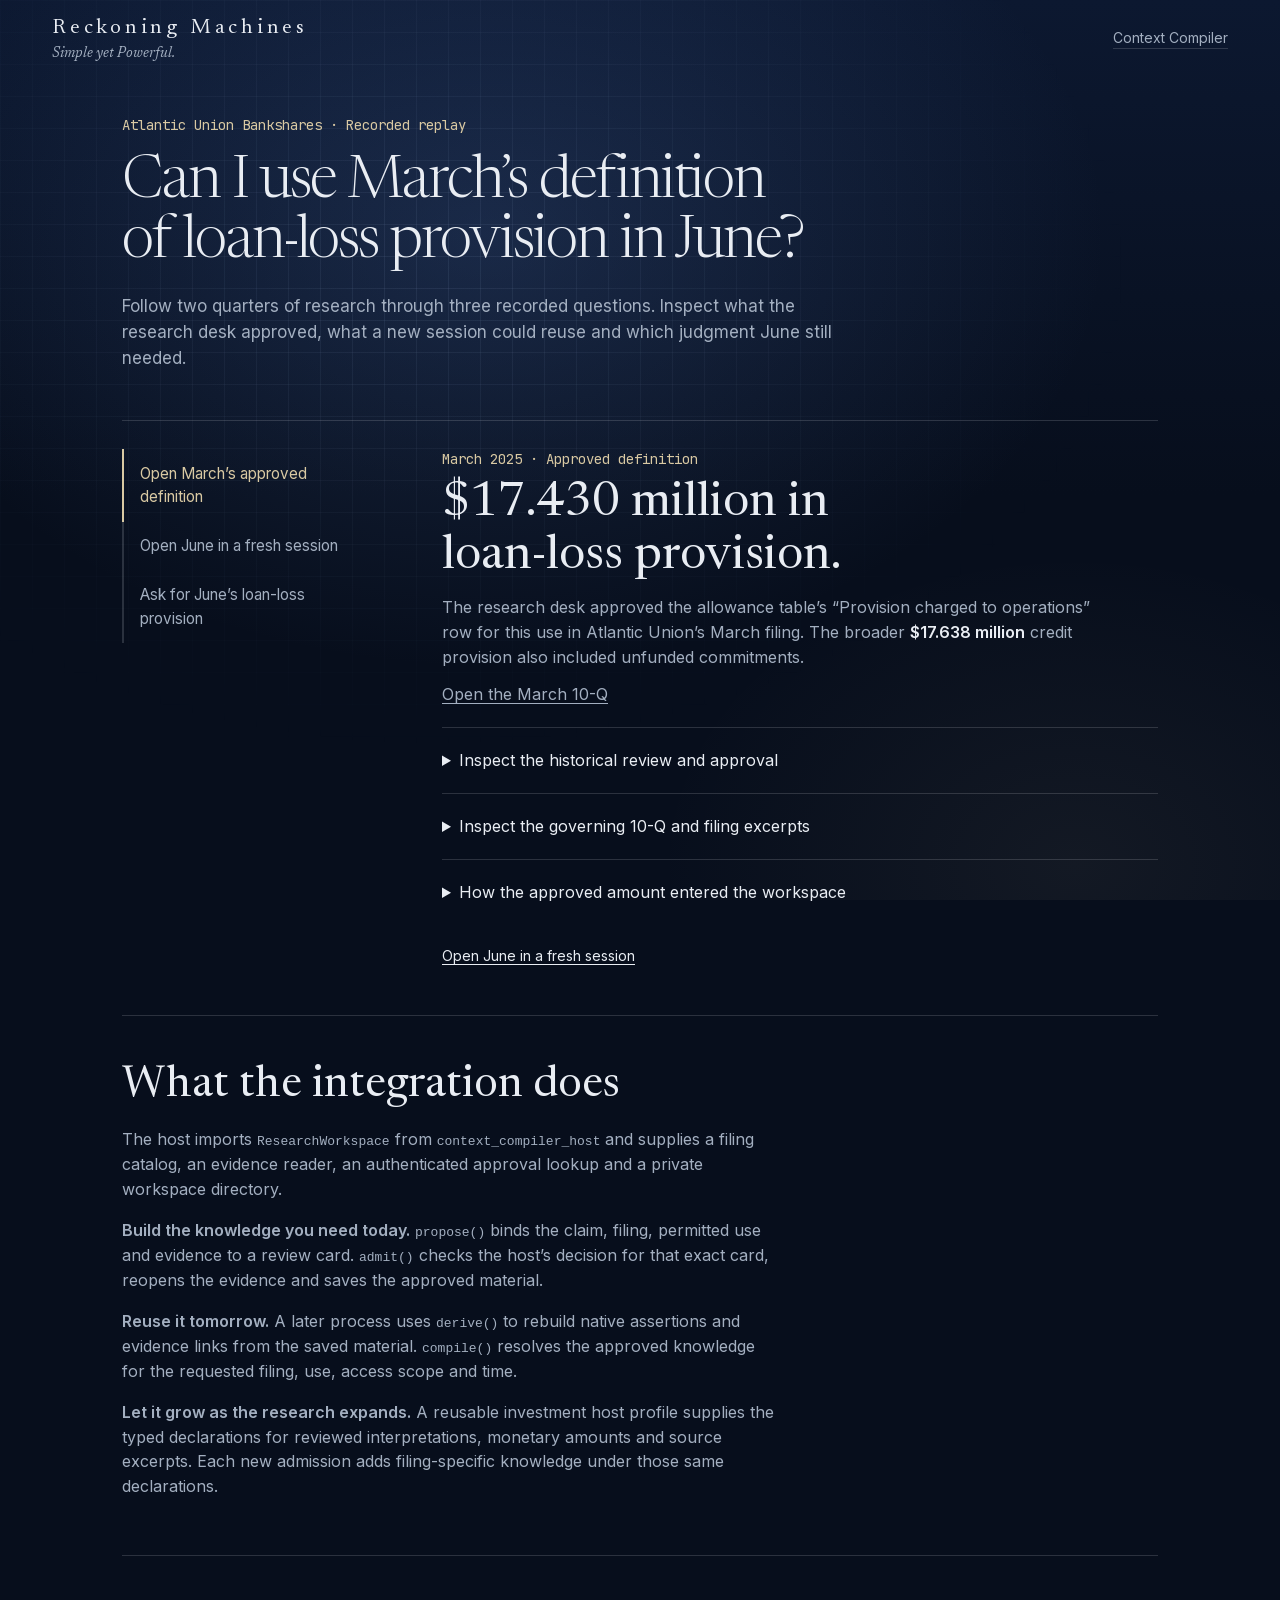
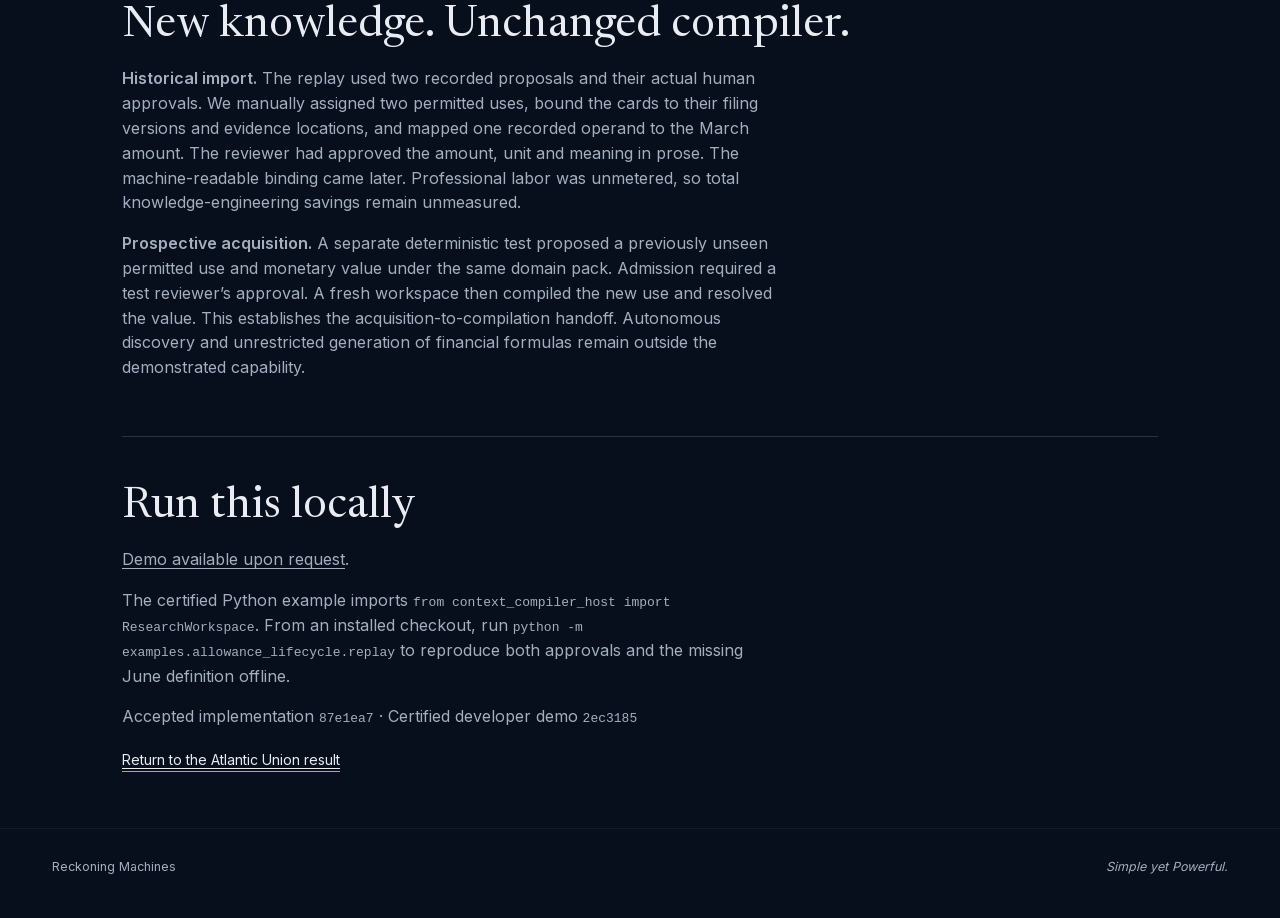
<file: compiler/atlantic-union/index.html>
<!doctype html>
<html lang="en">
<head>
    <meta charset="utf-8">
    <meta name="viewport" content="width=device-width, initial-scale=1">
    <title>Replay two quarters of Atlantic Union research | Context Compiler</title>
    <meta name="description" content="How a research platform admitted Atlantic Union filing judgments, reused them in a later process and identified a missing definition with the same investment domain pack.">
    <link rel="canonical" href="https://reckoningmachines.com/compiler/atlantic-union/">
    <link rel="stylesheet" href="/styles.css">
    <link rel="stylesheet" href="/compiler/compiler.css?v=workspace">
    <link rel="stylesheet" href="replay.css">
    <script src="replay.js" defer></script>
    <link rel="icon" href="/favicon.svg" type="image/svg+xml">
</head>
<body class="compiler-page">
    <a class="skip" href="#main">Skip to content</a>
    <header class="top"><div class="container top-inner">
        <div><a class="wordmark" href="/">Reckoning Machines</a><p class="brand-motto">Simple yet Powerful.</p></div>
        <nav class="top-nav" aria-label="Primary"><a href="/compiler/">Context Compiler</a></nav>
    </div></header>
    <main id="main" class="container compiler-brief">
        <header class="compiler-hero brief-hero replay-title">
            <p class="label">Atlantic Union Bankshares · Recorded replay</p>
            <h1>Can I use March’s definition of loan-loss provision in June?</h1>
            <p class="compiler-intro">Follow two quarters of research through three recorded questions. Inspect what the research desk approved, what a new session could reuse and which judgment June still needed.</p>
        </header>
        <div class="replay-shell">
            <nav class="replay-questions" aria-label="Recorded research questions">
                <a href="#march">Open March’s approved definition</a>
                <a href="#june">Open June in a fresh session</a>
                <a href="#review">Ask for June’s loan-loss provision</a>
            </nav>
            <div>
                <article class="replay-state" id="march">
                    <p class="label">March 2025 · Approved definition</p>
                    <h2 tabindex="-1">$17.430 million in loan-loss provision.</h2>
                    <p>The research desk approved the allowance table’s “Provision charged to operations” row for this use in Atlantic Union’s March filing. The broader <strong>$17.638 million</strong> credit provision also included unfunded commitments.</p>
                    <p><a href="https://www.sec.gov/Archives/edgar/data/883948/000088394825000046/aub-20250331x10q.htm">Open the March 10-Q</a></p>
                    <details><summary>Inspect the historical review and approval</summary>
                        <p>The host recorded <strong>approve</strong> from <strong>research_desk</strong> at <time datetime="2026-11-26T14:50:39.544524Z">2026-11-26 14:50:39.544524 UTC</time>. The host supplies evidence access, scope and the authenticated decision. CC checks it against the exact card before saving the admission.</p>
                        <dl><dt>Approved interpretation</dt><dd>For Atlantic Union Bankshares&#x27; Q1 2025 Form 10-Q, the &quot;provision for loan losses&quot; is the ALLL-activity-table line &quot;Provision charged to operations&quot; of $17,430 thousand (three months ended March 31, 2025), which moves only the on-balance-sheet allowance for loan and lease losses. The income-statement &quot;Provision for credit losses&quot; of $17,638 thousand is a broader measure that also includes the provision for unfunded commitments (about $0.2 million; 17,638 − 17,430 = 208, equal to the change in the reserve for unfunded commitments 15,041 → 15,249), and should not be labelled the loan-loss provision.</dd>
                            <dt>Competing interpretation</dt><dd>Treat the income-statement &quot;Provision for credit losses&quot; of $17,638 thousand as the loan-loss provision (i.e., do not separate the unfunded-commitment component), and compare that total against the loan allowance.</dd>
                            <dt>Permitted scope</dt><dd>Issuer-only (Atlantic Union Bankshares Corp), this filing only (accession 0000883948-25-000046, sha256 bcd672a2…b51e), three months ended 2025-03-31, USD thousands; term mapping for &quot;loan-loss provision&quot; vs &quot;provision for credit losses&quot;. Not a pack-wide label change.</dd></dl>
                        <p><a href="march.json">Open exact review card, decision and resolved excerpts (JSON)</a></p>
                    </details>
                    <details><summary>Inspect the governing 10-Q and filing excerpts</summary><ul><li><a href="https://www.sec.gov/Archives/edgar/data/883948/000088394825000046/aub-20250331x10q.htm#Tc_iM_q0bIpjEOWdNoZydrSLw_6_3">Allowance table · provision charged to operations</a><blockquote>Provision charged to operations 15,638 1,792 17,430</blockquote></li><li><a href="https://www.sec.gov/Archives/edgar/data/883948/000088394825000046/aub-20250331x10q.htm#Tc_l-V2UQRjTU2iABqHEeEGOQ_17_2">Income statement · provision for credit losses</a><blockquote>Provision for credit losses 17,638 8,239</blockquote></li><li><a href="https://www.sec.gov/Archives/edgar/data/883948/000088394825000046/aub-20250331x10q.htm#:~:text=We%20recorded%20a%20provision%20for%20credit%20losses%20of%20%2417.6%20million%20for%20the">Management’s explanation of credit provision</a><blockquote>We recorded a provision for credit losses of $17.6 million for the first quarter of 2025, an increase of $9.4 million compared to the provision for credit losses of $8.2 million recorded during the same quarter of 2024. The provision for credit losses for the first quarter of 2025 reflected a provision of $17.4 million for loan losses and a $0.2 million provision for unfunded commitments.</blockquote></li></ul></details>
                    <details><summary>How the approved amount entered the workspace</summary>
                        <p>The reviewer approved the amount, unit and meaning in prose. During the historical import, the team mapped the recorded operand <code>operands.prov</code> to that judgment. The saved March admission ID is <code>8f37388a17b5f8db882c3308a7561b460f17889f7eeda36aedafe24285a43946</code>.</p>
                    </details>
                    <a class="text-link" href="#june">Open June in a fresh session</a>
                </article>
                <article class="replay-state" id="june">
                    <p class="label">June 2025 · Approved classification</p>
                    <h2 tabindex="-1">March’s judgment is still available.</h2>
                    <p>A new session recovered the March amount and its evidence. A separate June approval classified <strong>$28.265 million</strong> as a purchase-accounting allowance and <strong>$89.538 million</strong> as acquisition-date provision expense. The <strong>$4.641 million</strong> operating provision appears on its own row.</p>
                    <p><a href="https://www.sec.gov/Archives/edgar/data/883948/000088394825000090/aub-20250630x10q.htm">Open the June 10-Q</a></p>
                    <details><summary>Inspect the historical review and approval</summary>
                        <p>The host recorded <strong>approve</strong> from <strong>research_desk</strong> at <time datetime="2026-11-26T15:19:51.500524Z">2026-11-26 15:19:51.500524 UTC</time>. The host supplies evidence access, scope and the authenticated decision. CC checks it against the exact card before saving the admission.</p>
                        <dl><dt>Approved interpretation</dt><dd>In Atlantic Union Bankshares&#x27; Q2 2025 Form 10-Q ALLL activity table (three months ended June 30, 2025, USD thousands), two rows are acquisition-date (April 1, 2025, &quot;Day 1&quot;) entries for the Sandy Spring acquisition: &quot;Initial allowance on Sandy Spring PCD loans&quot; 28,265 (recorded in purchase accounting, no income-statement effect) and &quot;Initial Provision - Sandy Spring non-PCD loans&quot; 89,538 (recorded through provision expense on the acquisition date). Together they are the acquisition-date ALLL of 117,803 (filing: &quot;$117.8 million&quot;). The rows &quot;Provision charged to operations&quot; 4,641, &quot;Loans charged-off&quot; (2,579) and &quot;Recoveries credited to allowance&quot; 1,913 are post-acquisition ordinary activity and are not acquisition-date entries.</dd>
                            <dt>Competing interpretation</dt><dd>Treat only the PCD row (28,265), which is a purchase-accounting balance-sheet entry, as the acquisition-date entry, and group the non-PCD &quot;Initial Provision&quot; of 89,538 with the quarter&#x27;s provision expense as non-acquisition-date movement because it was &quot;established through provision expense&quot; in the income statement.</dd>
                            <dt>Permitted scope</dt><dd>Issuer-only (Atlantic Union Bankshares Corp), this filing only (accession 0000883948-25-000090, sha256 7ffd26d5…c37d), three months ended 2025-06-30, on-balance-sheet ALLL only (not the reserve for unfunded commitments), USD thousands. Classification of rollforward rows as acquisition-date vs. other; not a pack-wide label change.</dd></dl>
                        <p><a href="june.json">Open exact review card, decision and resolved excerpts (JSON)</a></p>
                    </details>
                    <details><summary>Inspect the governing 10-Q and filing excerpts</summary><ul><li><a href="https://www.sec.gov/Archives/edgar/data/883948/000088394825000090/aub-20250630x10q.htm#Tc_qRVxZOhCQUOiqiIZb4MBlg_5_3">Purchase-accounting allowance</a><blockquote>Initial allowance on Sandy Spring PCD loans (1) 21,255 7,010 28,265 21,255 7,010 28,265</blockquote></li><li><a href="https://www.sec.gov/Archives/edgar/data/883948/000088394825000090/aub-20250630x10q.htm#Tc_cxKpg_rR7E2jS006H6Tm5Q_8_3">Acquisition-date provision expense</a><blockquote>Initial Provision - Sandy Spring non-PCD loans 64,740 24,798 89,538 64,740 24,798 89,538</blockquote></li><li><a href="https://www.sec.gov/Archives/edgar/data/883948/000088394825000090/aub-20250630x10q.htm#Tc_CvNtuzZz50m9rqn66OJ9fQ_9_3">Operating provision</a><blockquote>Provision charged to operations 8,489 ( 3,848 ) 4,641 24,128 ( 2,057 ) 22,071</blockquote></li></ul></details>
                    <details><summary>Retrieve March from the saved workspace</summary>
                        <p>The fresh process returned the approved <strong>$17.430 million</strong> for March. It used the same March admission ID, <code>8f37388a17b5f8db882c3308a7561b460f17889f7eeda36aedafe24285a43946</code>. <a href="march.json">Inspect the saved March decision and its seven source excerpts</a>.</p>
                        <p>Across two human approvals, native assertions grew from 9 to 21, including filing excerpts. Required evidence links grew from 8 to 19. Both quarters used the same investment domain pack, with zero new issuer-specific predicates.</p>
                    </details>
                    <a class="text-link" href="#review">Ask for June’s loan-loss provision</a>
                </article>
                <article class="replay-state" id="review">
                    <p class="label">June 2025 · Definition requested</p>
                    <h2 tabindex="-1">A June definition needs review.</h2>
                    <p>Do the expensed acquisition row and the operating row together define loan-loss provision for this filing? The agent proposed combining them. The desk’s June approval covers classification only, and the March definition applies to March.</p>
                    <p>The compiler identified the filing-specific judgment that the next analyst needs.</p>
                    <details><summary>Inspect the pending proposal and the missing key</summary>
                        <p><strong>Pending agent interpretation · unapproved</strong></p>
                        <blockquote>Inherited term mapping does not carry over. The earlier approved mapping of &quot;loan-loss provision&quot; to the single row &quot;Provision charged to operations&quot; was scoped to the March quarter. In the June quarter the filing&#x27;s &quot;provision for loan losses&quot; of $94.2 million spans two rows (89,538 + 4,641). That June-quarter reading is mine and has not been put to judgment.</blockquote>
                        <p><strong>Compiler result</strong> <code>coverage_not_complete</code></p>
                        <pre>{
  &quot;subject&quot;: &quot;entity:AUB&quot;,
  &quot;predicate&quot;: &quot;reviewed_interpretation&quot;,
  &quot;qualifiers&quot;: {
    &quot;filing_version&quot;: &quot;7ffd26d5297f6b3a92480fa36fb06424064f0b63c924a3e59522ec7e4fd8c37d&quot;,
    &quot;period&quot;: &quot;2025-06-30/Q&quot;,
    &quot;research_use&quot;: &quot;loan_provision_definition&quot;
  }
}</pre>
                        <p><a href="pending.json">Open the exact pending card and missing required key (JSON)</a></p>
                    </details>
                    <a class="text-link" href="#march">Revisit March’s approved definition</a>
                </article>
            </div>
        </div>
        <section class="compiler-section">
            <h2>What the integration does</h2>
            <p>The host imports <code>ResearchWorkspace</code> from <code>context_compiler_host</code> and supplies a filing catalog, an evidence reader, an authenticated approval lookup and a private workspace directory.</p>
            <p><strong>Build the knowledge you need today.</strong> <code>propose()</code> binds the claim, filing, permitted use and evidence to a review card. <code>admit()</code> checks the host’s decision for that exact card, reopens the evidence and saves the approved material.</p>
            <p><strong>Reuse it tomorrow.</strong> A later process uses <code>derive()</code> to rebuild native assertions and evidence links from the saved material. <code>compile()</code> resolves the approved knowledge for the requested filing, use, access scope and time.</p>
            <p><strong>Let it grow as the research expands.</strong> A reusable investment host profile supplies the typed declarations for reviewed interpretations, monetary amounts and source excerpts. Each new admission adds filing-specific knowledge under those same declarations.</p>
        </section>
        <section class="compiler-section">
            <h2>New knowledge. Unchanged compiler.</h2>
            <p><strong>Historical import.</strong> The replay used two recorded proposals and their actual human approvals. We manually assigned two permitted uses, bound the cards to their filing versions and evidence locations, and mapped one recorded operand to the March amount. The reviewer had approved the amount, unit and meaning in prose. The machine-readable binding came later. Professional labor was unmetered, so total knowledge-engineering savings remain unmeasured.</p>
            <p><strong>Prospective acquisition.</strong> A separate deterministic test proposed a previously unseen permitted use and monetary value under the same domain pack. Admission required a test reviewer’s approval. A fresh workspace then compiled the new use and resolved the value. This establishes the acquisition-to-compilation handoff. Autonomous discovery and unrestricted generation of financial formulas remain outside the demonstrated capability.</p>
        </section>
        <section class="compiler-section local-demo" id="local-demo">
            <h2>Run this locally</h2>
            <p><a href="mailto:jedgore@reckoningmachines.com?subject=Atlantic%20Union%20developer%20demo">Demo available upon request</a>.</p>
            <p>The certified Python example imports <code>from context_compiler_host import ResearchWorkspace</code>. From an installed checkout, run <code>python -m examples.allowance_lifecycle.replay</code> to reproduce both approvals and the missing June definition offline.</p>
            <p>Accepted implementation <code>87e1ea7</code> · Certified developer demo <code>2ec3185</code></p>
            <a class="text-link" href="/compiler/#atlantic-union">Return to the Atlantic Union result</a>
        </section>
    </main>
    <footer><div class="container foot-inner"><a href="/">Reckoning Machines</a><em>Simple yet Powerful.</em></div></footer>
</body>
</html>
</file>
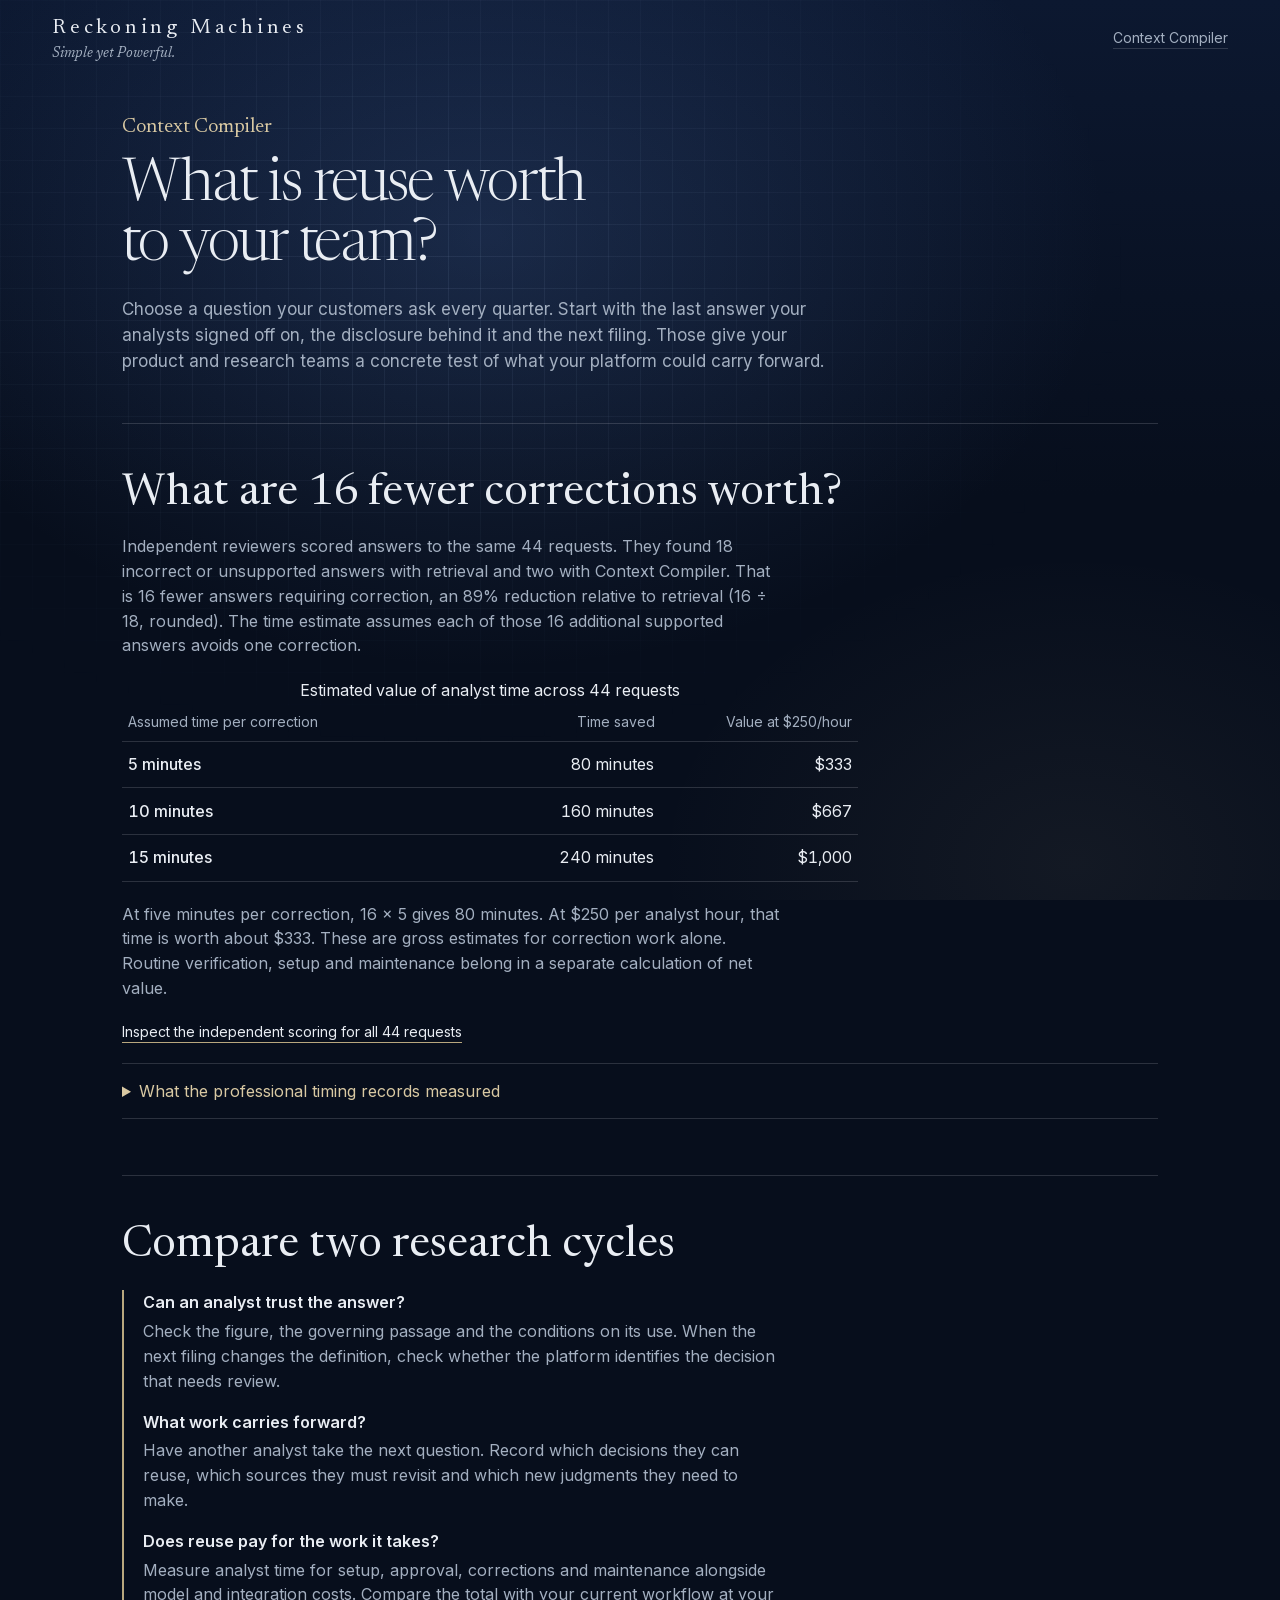
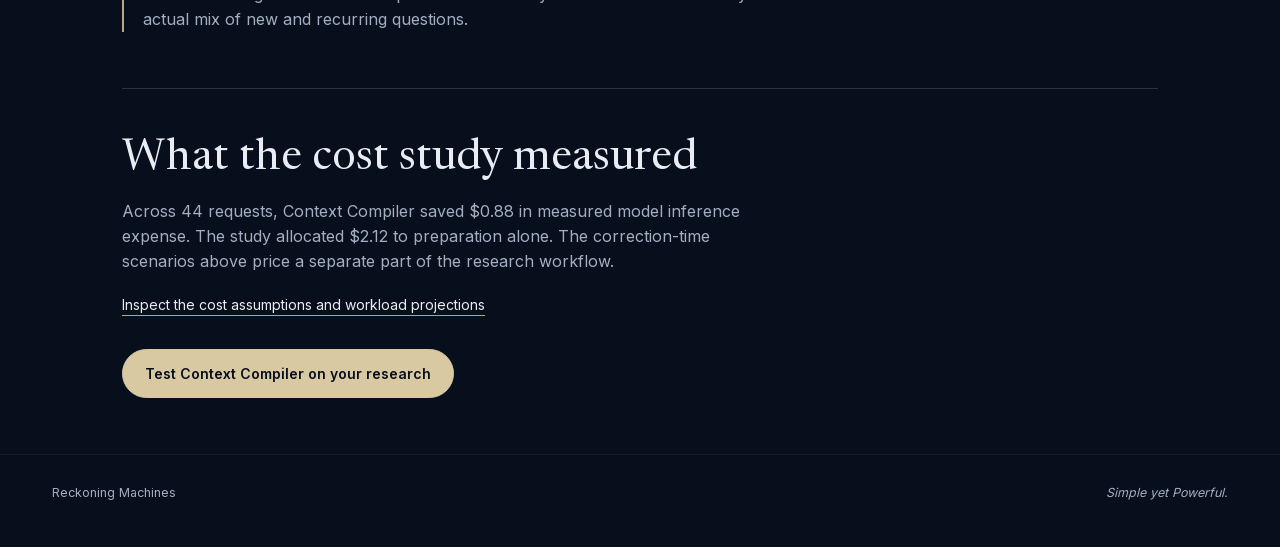
<file: compiler/evaluation/index.html>
<!doctype html>
<html lang="en">
<head>
    <meta charset="utf-8">
    <meta name="viewport" content="width=device-width, initial-scale=1">
    <title>Commercial evaluation | Context Compiler</title>
    <meta name="description" content="Evaluate answer quality, analyst review time and the value of knowledge reuse on a recurring customer question.">
    <link rel="canonical" href="https://reckoningmachines.com/compiler/evaluation/">
    <link rel="stylesheet" href="/styles.css">
    <link rel="stylesheet" href="/compiler/compiler.css?v=research">
    <link rel="icon" href="/favicon.svg" type="image/svg+xml">
</head>
<body class="compiler-page">
    <a class="skip" href="#main">Skip to content</a>
    <header class="top"><div class="container top-inner">
        <div><a class="wordmark" href="/">Reckoning Machines</a><p class="brand-motto">Simple yet Powerful.</p></div>
        <nav class="top-nav" aria-label="Primary"><a href="/compiler/">Context Compiler</a></nav>
    </div></header>
    <main id="main" class="container compiler-brief">
        <header class="compiler-hero brief-hero">
            <p class="compiler-product-name">Context Compiler</p>
            <h1>What is reuse worth to your team?</h1>
            <p class="compiler-intro">Choose a question your customers ask every quarter. Start with the last answer your analysts signed off on, the disclosure behind it and the next filing. Those give your product and research teams a concrete test of what your platform could carry forward.</p>
        </header>
        <section class="compiler-section" id="analyst-time">
            <h2>What are 16 fewer corrections worth?</h2>
            <p>Independent reviewers scored answers to the same 44 requests. They found 18 incorrect or unsupported answers with retrieval and two with Context Compiler. That is 16 fewer answers requiring correction, an 89% reduction relative to retrieval (16 ÷ 18, rounded). The time estimate assumes each of those 16 additional supported answers avoids one correction.</p>
            <table class="pilot-results">
                <caption>Estimated value of analyst time across 44 requests</caption>
                <thead><tr><th scope="col">Assumed time per correction</th><th scope="col">Time saved</th><th scope="col">Value at $250/hour</th></tr></thead>
                <tbody>
                    <tr><th scope="row">5 minutes</th><td>80 minutes</td><td>$333</td></tr>
                    <tr><th scope="row">10 minutes</th><td>160 minutes</td><td>$667</td></tr>
                    <tr><th scope="row">15 minutes</th><td>240 minutes</td><td>$1,000</td></tr>
                </tbody>
            </table>
            <p>At five minutes per correction, 16 × 5 gives 80 minutes. At $250 per analyst hour, that time is worth about $333. These are gross estimates for correction work alone. Routine verification, setup and maintenance belong in a separate calculation of net value.</p>
            <a class="text-link" href="/compiler/results/#direct-api">Inspect the independent scoring for all 44 requests</a>
            <details class="method-note">
                <summary>What the professional timing records measured</summary>
                <p>A separate five-decision pilot timed six approvals of research interpretations. Reviewers spent 2.72 minutes in total with Context Compiler and 1.83 minutes with persistent retrieval. Those intervals measured decisions on proposed interpretations. The time to trace and repair an unsupported answer remains a scenario input.</p>
            </details>
        </section>
        <section class="compiler-section">
            <h2>Compare two research cycles</h2>
            <dl class="research-questions">
                <dt>Can an analyst trust the answer?</dt><dd>Check the figure, the governing passage and the conditions on its use. When the next filing changes the definition, check whether the platform identifies the decision that needs review.</dd>
                <dt>What work carries forward?</dt><dd>Have another analyst take the next question. Record which decisions they can reuse, which sources they must revisit and which new judgments they need to make.</dd>
                <dt>Does reuse pay for the work it takes?</dt><dd>Measure analyst time for setup, approval, corrections and maintenance alongside model and integration costs. Compare the total with your current workflow at your actual mix of new and recurring questions.</dd>
            </dl>
        </section>
        <section class="compiler-section">
            <h2>What the cost study measured</h2>
            <p>Across 44 requests, Context Compiler saved $0.88 in measured model inference expense. The study allocated $2.12 to preparation alone. The correction-time scenarios above price a separate part of the research workflow.</p>
            <a class="text-link" href="/compiler/results/#economics">Inspect the cost assumptions and workload projections</a>
            <p><a class="brass-button" href="mailto:jedgore@reckoningmachines.com?subject=Context%20Compiler%20evaluation">Test Context Compiler on your research</a></p>
        </section>
    </main>
    <footer><div class="container foot-inner"><a href="/">Reckoning Machines</a><em>Simple yet Powerful.</em></div></footer>
</body>
</html>
</file>
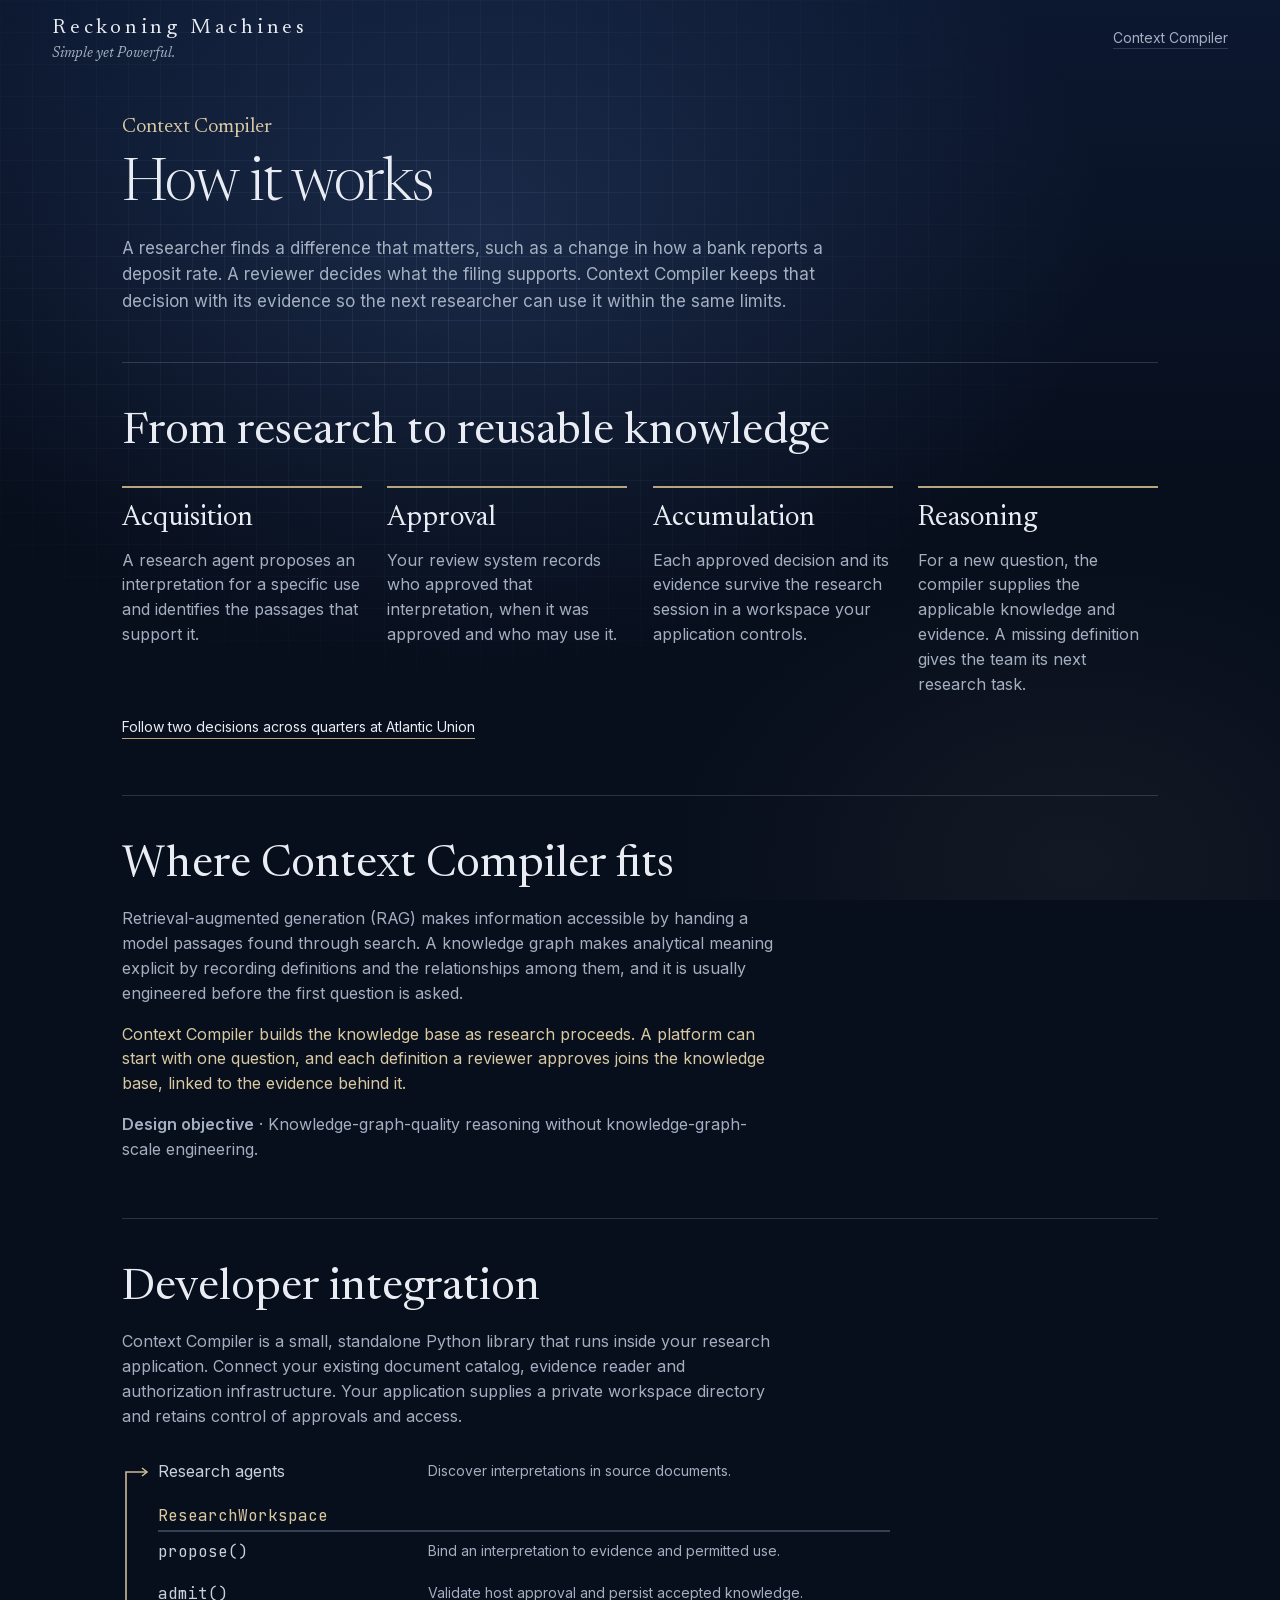
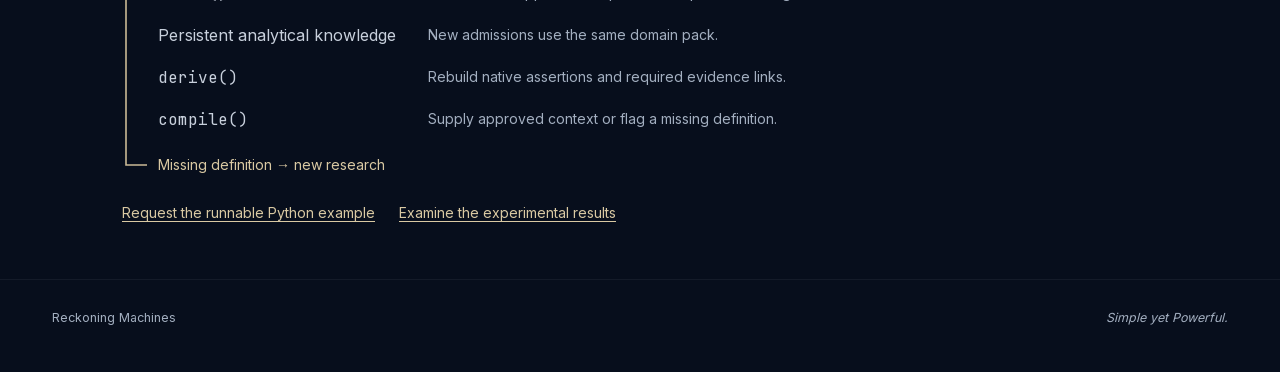
<file: compiler/how-it-works/index.html>
<!doctype html>
<html lang="en">
<head>
    <meta charset="utf-8">
    <meta name="viewport" content="width=device-width, initial-scale=1">
    <title>How it works | Context Compiler</title>
    <meta name="description" content="Follow an analyst’s judgment from a filing to an approved definition that another researcher can reuse.">
    <link rel="canonical" href="https://reckoningmachines.com/compiler/how-it-works/">
    <link rel="stylesheet" href="/styles.css">
    <link rel="stylesheet" href="/compiler/compiler.css?v=brief">
    <link rel="icon" href="/favicon.svg" type="image/svg+xml">
</head>
<body class="compiler-page">
    <a class="skip" href="#main">Skip to content</a>
    <header class="top"><div class="container top-inner">
        <div><a class="wordmark" href="/">Reckoning Machines</a><p class="brand-motto">Simple yet Powerful.</p></div>
        <nav class="top-nav" aria-label="Primary"><a href="/compiler/">Context Compiler</a></nav>
    </div></header>
    <main id="main" class="container compiler-brief">
        <header class="compiler-hero brief-hero">
            <p class="compiler-product-name">Context Compiler</p>
            <h1>How it works</h1>
            <p class="compiler-intro">A researcher finds a difference that matters, such as a change in how a bank reports a deposit rate. A reviewer decides what the filing supports. Context Compiler keeps that decision with its evidence so the next researcher can use it within the same limits.</p>
        </header>
        <section class="compiler-section" id="workflow">
            <h2>From research to reusable knowledge</h2>
            <dl class="knowledge-layers">
                <div><dt>Acquisition</dt><dd>A research agent proposes an interpretation for a specific use and identifies the passages that support it.</dd></div>
                <div><dt>Approval</dt><dd>Your review system records who approved that interpretation, when it was approved and who may use it.</dd></div>
                <div><dt>Accumulation</dt><dd>Each approved decision and its evidence survive the research session in a workspace your application controls.</dd></div>
                <div><dt>Reasoning</dt><dd>For a new question, the compiler supplies the applicable knowledge and evidence. A missing definition gives the team its next research task.</dd></div>
            </dl>
            <a class="text-link" href="/compiler/atlantic-union/">Follow two decisions across quarters at Atlantic Union</a>
        </section>
        <section class="compiler-section" id="approaches">
            <h2>Where Context Compiler fits</h2>
            <p>Retrieval-augmented generation (RAG) makes information accessible by handing a model passages found through search. A knowledge graph makes analytical meaning explicit by recording definitions and the relationships among them, and it is usually engineered before the first question is asked.</p>
            <p class="graph-proposition">Context Compiler builds the knowledge base as research proceeds. A platform can start with one question, and each definition a reviewer approves joins the knowledge base, linked to the evidence behind it.</p>
            <p><strong>Design objective</strong> · Knowledge-graph-quality reasoning without knowledge-graph-scale engineering.</p>
        </section>
        <section class="compiler-section" id="knowledge">
            <h2 id="developer-integration">Developer integration</h2>
            <p>Context Compiler is a small, standalone Python library that runs inside your research application. Connect your existing document catalog, evidence reader and authorization infrastructure. Your application supplies a private workspace directory and retains control of approvals and access.</p>
            <object class="workspace-schematic" type="image/svg+xml" data="/compiler/research-workspace.svg#interface" role="img" aria-label="ResearchWorkspace integration. Research agents call propose() to bind an interpretation to evidence and permitted use. After host approval, admit() validates the decision and persists accepted knowledge under the same domain pack. In a later session, derive() rebuilds native assertions and evidence links. compile() returns approved context for downstream reasoning or identifies a missing definition for further acquisition.">
                <a href="/compiler/research-workspace.svg">View the ResearchWorkspace interface</a>
            </object>
            <ul class="data-links"><li><a href="/compiler/atlantic-union/#local-demo">Request the runnable Python example</a></li><li><a href="/compiler/results/">Examine the experimental results</a></li></ul>
        </section>
    </main>
    <footer><div class="container foot-inner"><a href="/">Reckoning Machines</a><em>Simple yet Powerful.</em></div></footer>
</body>
</html>
</file>
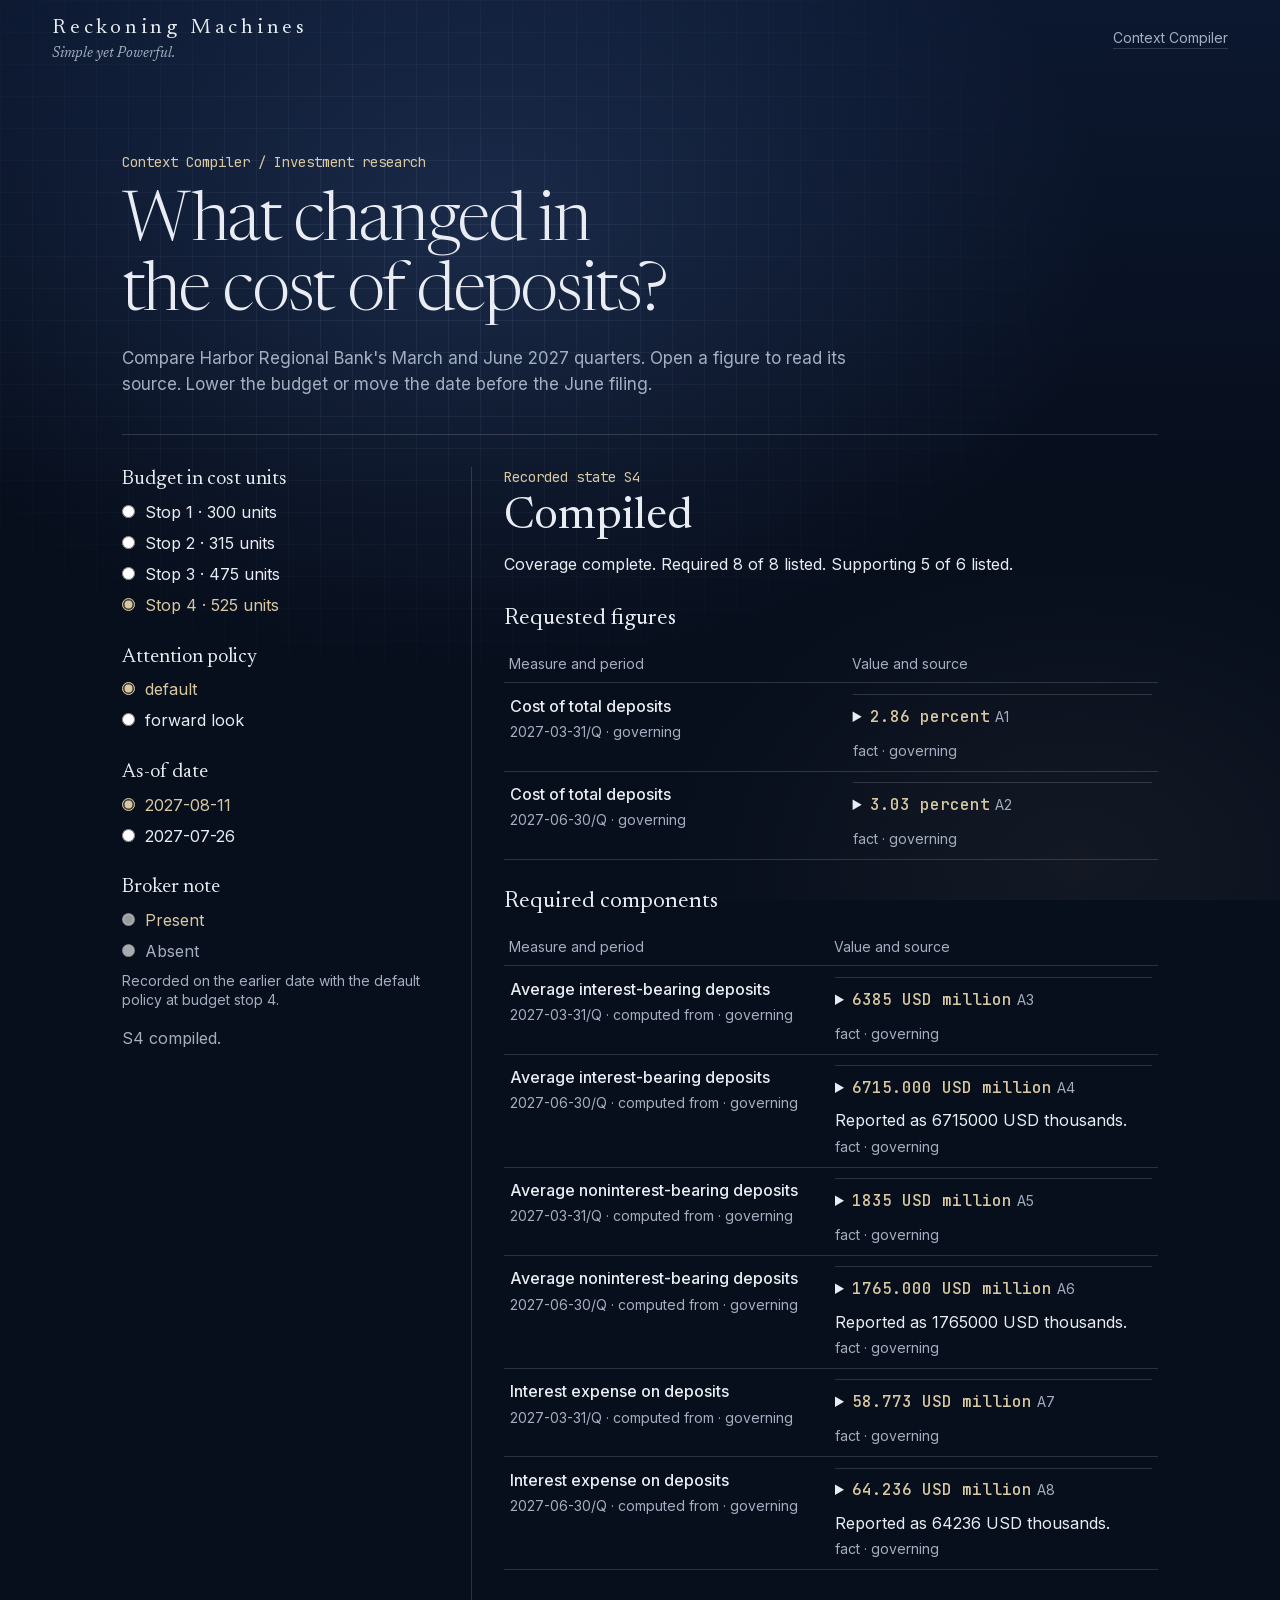
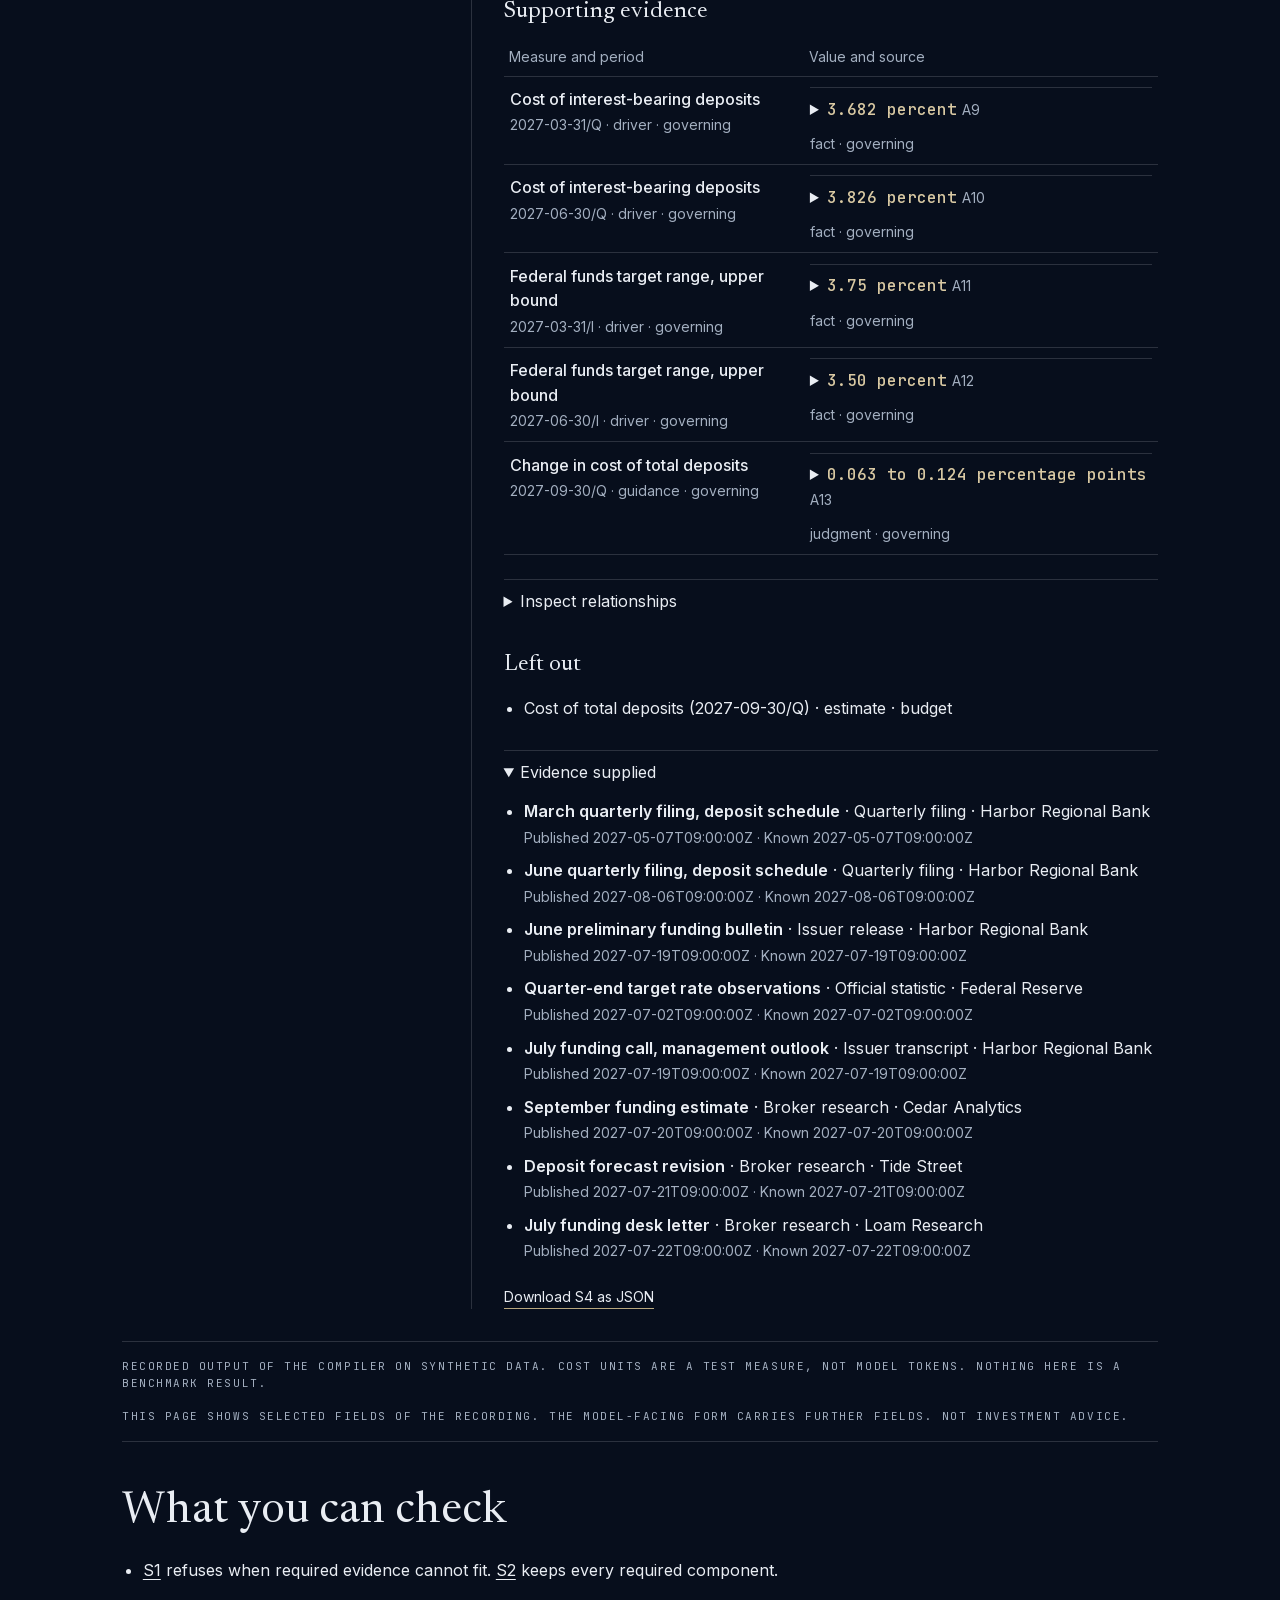
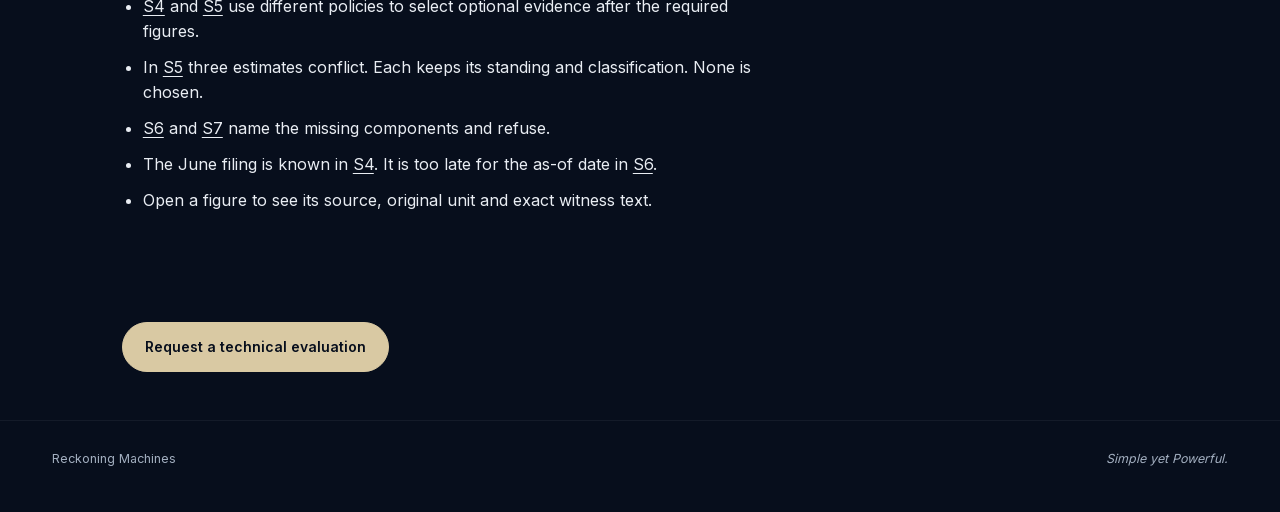
<file: compiler/investing/index.html>
<!doctype html>
<html lang="en">
<head>
    <meta charset="utf-8">
    <meta name="viewport" content="width=device-width, initial-scale=1">
    <title>Investment research workbench | Reckoning Machines</title>
    <meta name="description" content="Compare two quarters of synthetic bank deposit costs. Inspect the filing cells, change the evidence budget, or move the as-of date before the filing.">
    <link rel="canonical" href="https://reckoningmachines.com/compiler/investing/">
    <link rel="stylesheet" href="/styles.css">
    <link rel="stylesheet" href="/compiler/compiler.css">
    <link rel="icon" href="/favicon.svg" type="image/svg+xml">
    <script defer src="/compiler/demo.js"></script>
</head>
<body class="compiler-page">
    <a class="skip" href="#main">Skip to content</a>
    <header class="top">
        <div class="container top-inner">
            <div><a class="wordmark" href="/">Reckoning Machines</a><p class="brand-motto">Simple yet Powerful.</p></div>
            <nav class="top-nav" aria-label="Primary"><a href="/compiler/">Context Compiler</a></nav>
        </div>
    </header>
    <main id="main" class="container">

<section class="demo-hero"><p class="label">Context Compiler / Investment research</p><h1>What changed in the cost of deposits?</h1>
<p class="compiler-intro">Compare Harbor Regional Bank's March and June 2027 quarters. Open a figure to read its source. Lower the budget or move the date before the June filing.</p></section>
<div class="demo-workbench"><aside><div class="demo-controls" id="controls" hidden><fieldset id="budget" aria-describedby="budget-reason"><legend>Budget in cost units</legend><div class="choices"></div><small id="budget-reason"></small></fieldset>
<fieldset id="policy" aria-describedby="policy-reason"><legend>Attention policy</legend><div class="choices"></div><small id="policy-reason"></small></fieldset>
<fieldset id="as_of" aria-describedby="as_of-reason"><legend>As-of date</legend><div class="choices"></div><small id="as_of-reason"></small></fieldset>
<fieldset id="note" aria-describedby="note-reason"><legend>Broker note</legend><div class="choices"></div><small id="note-reason"></small></fieldset>
</div>
<nav class="static-states" aria-label="Recorded states">Recorded states<br><a href="#S1">S1</a> <a href="#S2">S2</a> <a href="#S3">S3</a> <a href="#S4">S4</a> <a href="#S5">S5</a> <a href="#S6">S6</a> <a href="#S7">S7</a></nav>
<p class="change" id="change" aria-live="polite" aria-atomic="true"></p></aside>
<div class="demo-output" id="states"><!-- recorded states -->
<article id="S4" class="record-state" aria-labelledby="S4-title">
<p class="label">Recorded state S4</p><h2 id="S4-title">Compiled</h2>
<p class="coverage">Coverage complete. Required 8 of 8 listed. Supporting 5 of 6 listed.</p>
<h3>Requested figures</h3><table class="evidence-table"><thead><tr><th>Measure and period</th><th>Value and source</th></tr></thead><tbody>
<tr id="S4-K1"><th scope="row">Cost of total deposits<small>2027-03-31/Q &middot; governing</small></th><td><div class="points">
<div class="point"><details><summary id="S4-A1"><strong>2.86 percent</strong> <span>A1</span></summary>
<div class="citation"><h5>March quarterly filing, deposit schedule</h5><p>Quarterly filing &middot; Harbor Regional Bank</p>
<p>Published 2027-05-07T09:00:00Z &middot; Known 2027-05-07T09:00:00Z</p>
<code>table:funding ratios/row:cost of total deposits/col:2027-03-31/Q</code><blockquote>2.86</blockquote></div></details>
<small>fact &middot; governing</small></div>
</div></td></tr>
<tr id="S4-K2"><th scope="row">Cost of total deposits<small>2027-06-30/Q &middot; governing</small></th><td><div class="points">
<div class="point"><details><summary id="S4-A2"><strong>3.03 percent</strong> <span>A2</span></summary>
<div class="citation"><h5>June quarterly filing, deposit schedule</h5><p>Quarterly filing &middot; Harbor Regional Bank</p>
<p>Published 2027-08-06T09:00:00Z &middot; Known 2027-08-06T09:00:00Z</p>
<code>table:funding ratios/row:cost of total deposits/col:2027-06-30/Q</code><blockquote>3.03</blockquote></div></details>
<small>fact &middot; governing</small></div>
</div></td></tr>
</tbody></table>
<h3>Required components</h3><table class="evidence-table"><thead><tr><th>Measure and period</th><th>Value and source</th></tr></thead><tbody>
<tr id="S4-K3"><th scope="row">Average interest-bearing deposits<small>2027-03-31/Q &middot; computed from &middot; governing</small></th><td><div class="points">
<div class="point"><details><summary id="S4-A3"><strong>6385 USD million</strong> <span>A3</span></summary>
<div class="citation"><h5>March quarterly filing, deposit schedule</h5><p>Quarterly filing &middot; Harbor Regional Bank</p>
<p>Published 2027-05-07T09:00:00Z &middot; Known 2027-05-07T09:00:00Z</p>
<code>table:quarterly averages/row:average interest-bearing deposits/col:2027-03-31/Q</code><blockquote>6385</blockquote></div></details>
<small>fact &middot; governing</small></div>
</div></td></tr>
<tr id="S4-K4"><th scope="row">Average interest-bearing deposits<small>2027-06-30/Q &middot; computed from &middot; governing</small></th><td><div class="points">
<div class="point"><details><summary id="S4-A4"><strong>6715.000 USD million</strong> <span>A4</span></summary>
<div class="citation"><h5>June quarterly filing, deposit schedule</h5><p>Quarterly filing &middot; Harbor Regional Bank</p>
<p>Published 2027-08-06T09:00:00Z &middot; Known 2027-08-06T09:00:00Z</p>
<code>table:quarterly averages/row:average interest-bearing deposits/col:2027-06-30/Q</code><blockquote>6715000</blockquote></div></details>
<p>Reported as 6715000 USD thousands.</p><small>fact &middot; governing</small></div>
</div></td></tr>
<tr id="S4-K5"><th scope="row">Average noninterest-bearing deposits<small>2027-03-31/Q &middot; computed from &middot; governing</small></th><td><div class="points">
<div class="point"><details><summary id="S4-A5"><strong>1835 USD million</strong> <span>A5</span></summary>
<div class="citation"><h5>March quarterly filing, deposit schedule</h5><p>Quarterly filing &middot; Harbor Regional Bank</p>
<p>Published 2027-05-07T09:00:00Z &middot; Known 2027-05-07T09:00:00Z</p>
<code>table:quarterly averages/row:average noninterest-bearing deposits/col:2027-03-31/Q</code><blockquote>1835</blockquote></div></details>
<small>fact &middot; governing</small></div>
</div></td></tr>
<tr id="S4-K6"><th scope="row">Average noninterest-bearing deposits<small>2027-06-30/Q &middot; computed from &middot; governing</small></th><td><div class="points">
<div class="point"><details><summary id="S4-A6"><strong>1765.000 USD million</strong> <span>A6</span></summary>
<div class="citation"><h5>June quarterly filing, deposit schedule</h5><p>Quarterly filing &middot; Harbor Regional Bank</p>
<p>Published 2027-08-06T09:00:00Z &middot; Known 2027-08-06T09:00:00Z</p>
<code>table:quarterly averages/row:average noninterest-bearing deposits/col:2027-06-30/Q</code><blockquote>1765000</blockquote></div></details>
<p>Reported as 1765000 USD thousands.</p><small>fact &middot; governing</small></div>
</div></td></tr>
<tr id="S4-K7"><th scope="row">Interest expense on deposits<small>2027-03-31/Q &middot; computed from &middot; governing</small></th><td><div class="points">
<div class="point"><details><summary id="S4-A7"><strong>58.773 USD million</strong> <span>A7</span></summary>
<div class="citation"><h5>March quarterly filing, deposit schedule</h5><p>Quarterly filing &middot; Harbor Regional Bank</p>
<p>Published 2027-05-07T09:00:00Z &middot; Known 2027-05-07T09:00:00Z</p>
<code>table:quarterly expense/row:interest expense on deposits/col:2027-03-31/Q</code><blockquote>58.773</blockquote></div></details>
<small>fact &middot; governing</small></div>
</div></td></tr>
<tr id="S4-K8"><th scope="row">Interest expense on deposits<small>2027-06-30/Q &middot; computed from &middot; governing</small></th><td><div class="points">
<div class="point"><details><summary id="S4-A8"><strong>64.236 USD million</strong> <span>A8</span></summary>
<div class="citation"><h5>June quarterly filing, deposit schedule</h5><p>Quarterly filing &middot; Harbor Regional Bank</p>
<p>Published 2027-08-06T09:00:00Z &middot; Known 2027-08-06T09:00:00Z</p>
<code>table:quarterly expense/row:interest expense on deposits/col:2027-06-30/Q</code><blockquote>64236</blockquote></div></details>
<p>Reported as 64236 USD thousands.</p><small>fact &middot; governing</small></div>
</div></td></tr>
</tbody></table>
<h3>Supporting evidence</h3><table class="evidence-table"><thead><tr><th>Measure and period</th><th>Value and source</th></tr></thead><tbody>
<tr id="S4-K9"><th scope="row">Cost of interest-bearing deposits<small>2027-03-31/Q &middot; driver &middot; governing</small></th><td><div class="points">
<div class="point"><details><summary id="S4-A9"><strong>3.682 percent</strong> <span>A9</span></summary>
<div class="citation"><h5>March quarterly filing, deposit schedule</h5><p>Quarterly filing &middot; Harbor Regional Bank</p>
<p>Published 2027-05-07T09:00:00Z &middot; Known 2027-05-07T09:00:00Z</p>
<code>table:funding ratios/row:cost of interest-bearing deposits/col:2027-03-31/Q</code><blockquote>3.682</blockquote></div></details>
<small>fact &middot; governing</small></div>
</div></td></tr>
<tr id="S4-K10"><th scope="row">Cost of interest-bearing deposits<small>2027-06-30/Q &middot; driver &middot; governing</small></th><td><div class="points">
<div class="point"><details><summary id="S4-A10"><strong>3.826 percent</strong> <span>A10</span></summary>
<div class="citation"><h5>June quarterly filing, deposit schedule</h5><p>Quarterly filing &middot; Harbor Regional Bank</p>
<p>Published 2027-08-06T09:00:00Z &middot; Known 2027-08-06T09:00:00Z</p>
<code>table:funding ratios/row:cost of interest-bearing deposits/col:2027-06-30/Q</code><blockquote>3.826</blockquote></div></details>
<small>fact &middot; governing</small></div>
</div></td></tr>
<tr id="S4-K11"><th scope="row">Federal funds target range, upper bound<small>2027-03-31/I &middot; driver &middot; governing</small></th><td><div class="points">
<div class="point"><details><summary id="S4-A11"><strong>3.75 percent</strong> <span>A11</span></summary>
<div class="citation"><h5>Quarter-end target rate observations</h5><p>Official statistic &middot; Federal Reserve</p>
<p>Published 2027-07-02T09:00:00Z &middot; Known 2027-07-02T09:00:00Z</p>
<code>table:quarter-end observations/row:federal funds target range, upper bound/col:2027-03-31/I</code><blockquote>3.75</blockquote></div></details>
<small>fact &middot; governing</small></div>
</div></td></tr>
<tr id="S4-K12"><th scope="row">Federal funds target range, upper bound<small>2027-06-30/I &middot; driver &middot; governing</small></th><td><div class="points">
<div class="point"><details><summary id="S4-A12"><strong>3.50 percent</strong> <span>A12</span></summary>
<div class="citation"><h5>Quarter-end target rate observations</h5><p>Official statistic &middot; Federal Reserve</p>
<p>Published 2027-07-02T09:00:00Z &middot; Known 2027-07-02T09:00:00Z</p>
<code>table:quarter-end observations/row:federal funds target range, upper bound/col:2027-06-30/I</code><blockquote>3.50</blockquote></div></details>
<small>fact &middot; governing</small></div>
</div></td></tr>
<tr id="S4-K13"><th scope="row">Change in cost of total deposits<small>2027-09-30/Q &middot; guidance &middot; governing</small></th><td><div class="points">
<div class="point"><details><summary id="S4-A13"><strong>0.063 to 0.124 percentage points</strong> <span>A13</span></summary>
<div class="citation"><h5>July funding call, management outlook</h5><p>Issuer transcript &middot; Harbor Regional Bank</p>
<p>Published 2027-07-19T09:00:00Z &middot; Known 2027-07-19T09:00:00Z</p>
<code>record:0</code><blockquote>{&quot;predicate&quot;:&quot;cost of total deposits change&quot;,&quot;low&quot;:&quot;0.063&quot;,&quot;high&quot;:&quot;0.124&quot;,&quot;unit&quot;:&quot;percentage_points&quot;}</blockquote></div></details>
<small>judgment &middot; governing</small></div>
</div></td></tr>
</tbody></table>
<details class="relationships"><summary>Inspect relationships</summary><ul>
<li><a href="#S4-K1">Cost of total deposits (2027-03-31/Q)</a> &mdash; required denominator component &mdash; <a href="#S4-K3">Average interest-bearing deposits (2027-03-31/Q)</a></li>
<li><a href="#S4-K1">Cost of total deposits (2027-03-31/Q)</a> &mdash; required denominator component &mdash; <a href="#S4-K5">Average noninterest-bearing deposits (2027-03-31/Q)</a></li>
<li><a href="#S4-K1">Cost of total deposits (2027-03-31/Q)</a> &mdash; required numerator &mdash; <a href="#S4-K7">Interest expense on deposits (2027-03-31/Q)</a></li>
<li><a href="#S4-K1">Cost of total deposits (2027-03-31/Q)</a> &mdash; supporting driver &mdash; <a href="#S4-K9">Cost of interest-bearing deposits (2027-03-31/Q)</a></li>
<li><a href="#S4-K1">Cost of total deposits (2027-03-31/Q)</a> &mdash; supporting driver &mdash; <a href="#S4-K11">Federal funds target range, upper bound (2027-03-31/I)</a></li>
<li><a href="#S4-K2">Cost of total deposits (2027-06-30/Q)</a> &mdash; required denominator component &mdash; <a href="#S4-K4">Average interest-bearing deposits (2027-06-30/Q)</a></li>
<li><a href="#S4-K2">Cost of total deposits (2027-06-30/Q)</a> &mdash; required denominator component &mdash; <a href="#S4-K6">Average noninterest-bearing deposits (2027-06-30/Q)</a></li>
<li><a href="#S4-K2">Cost of total deposits (2027-06-30/Q)</a> &mdash; required numerator &mdash; <a href="#S4-K8">Interest expense on deposits (2027-06-30/Q)</a></li>
<li><a href="#S4-K2">Cost of total deposits (2027-06-30/Q)</a> &mdash; supporting driver &mdash; <a href="#S4-K10">Cost of interest-bearing deposits (2027-06-30/Q)</a></li>
<li><a href="#S4-K2">Cost of total deposits (2027-06-30/Q)</a> &mdash; supporting driver &mdash; <a href="#S4-K12">Federal funds target range, upper bound (2027-06-30/I)</a></li>
<li><a href="#S4-K2">Cost of total deposits (2027-06-30/Q)</a> &mdash; supporting guidance &mdash; <a href="#S4-K13">Change in cost of total deposits (2027-09-30/Q)</a></li>
<li><a href="#S4-K2">Cost of total deposits (2027-06-30/Q)</a> &mdash; supporting prior period &mdash; <a href="#S4-K1">Cost of total deposits (2027-03-31/Q)</a></li>
<li><a href="#S4-K9">Cost of interest-bearing deposits (2027-03-31/Q)</a> &mdash; required denominator component &mdash; <a href="#S4-K3">Average interest-bearing deposits (2027-03-31/Q)</a></li>
<li><a href="#S4-K9">Cost of interest-bearing deposits (2027-03-31/Q)</a> &mdash; required numerator &mdash; <a href="#S4-K7">Interest expense on deposits (2027-03-31/Q)</a></li>
<li><a href="#S4-K10">Cost of interest-bearing deposits (2027-06-30/Q)</a> &mdash; required denominator component &mdash; <a href="#S4-K4">Average interest-bearing deposits (2027-06-30/Q)</a></li>
<li><a href="#S4-K10">Cost of interest-bearing deposits (2027-06-30/Q)</a> &mdash; required numerator &mdash; <a href="#S4-K8">Interest expense on deposits (2027-06-30/Q)</a></li>
</ul></details>
<h3>Left out</h3><ul>
<li>Cost of total deposits (2027-09-30/Q) &middot; estimate &middot; budget</li>
</ul>
<details class="inventory" open><summary>Evidence supplied</summary><ul>
<li><strong>March quarterly filing, deposit schedule</strong> &middot; Quarterly filing &middot; Harbor Regional Bank<small>Published 2027-05-07T09:00:00Z &middot; Known 2027-05-07T09:00:00Z</small></li>
<li><strong>June quarterly filing, deposit schedule</strong> &middot; Quarterly filing &middot; Harbor Regional Bank<small>Published 2027-08-06T09:00:00Z &middot; Known 2027-08-06T09:00:00Z</small></li>
<li><strong>June preliminary funding bulletin</strong> &middot; Issuer release &middot; Harbor Regional Bank<small>Published 2027-07-19T09:00:00Z &middot; Known 2027-07-19T09:00:00Z</small></li>
<li><strong>Quarter-end target rate observations</strong> &middot; Official statistic &middot; Federal Reserve<small>Published 2027-07-02T09:00:00Z &middot; Known 2027-07-02T09:00:00Z</small></li>
<li><strong>July funding call, management outlook</strong> &middot; Issuer transcript &middot; Harbor Regional Bank<small>Published 2027-07-19T09:00:00Z &middot; Known 2027-07-19T09:00:00Z</small></li>
<li><strong>September funding estimate</strong> &middot; Broker research &middot; Cedar Analytics<small>Published 2027-07-20T09:00:00Z &middot; Known 2027-07-20T09:00:00Z</small></li>
<li><strong>Deposit forecast revision</strong> &middot; Broker research &middot; Tide Street<small>Published 2027-07-21T09:00:00Z &middot; Known 2027-07-21T09:00:00Z</small></li>
<li><strong>July funding desk letter</strong> &middot; Broker research &middot; Loam Research<small>Published 2027-07-22T09:00:00Z &middot; Known 2027-07-22T09:00:00Z</small></li>
</ul></details><a class="text-link" href="runs/S4.json">Download S4 as JSON</a></article>
<article id="S1" class="record-state" aria-labelledby="S1-title">
<p class="label">Recorded state S1</p><h2 id="S1-title">Refused</h2>
<p class="coverage">Coverage complete. Required 8 of 8 listed. Supporting not evaluated.</p>
<p class="decision">Required evidence costs 315 units. The limit is 300.</p>
<details class="inventory" open><summary>Evidence supplied</summary><ul>
<li><strong>March quarterly filing, deposit schedule</strong> &middot; Quarterly filing &middot; Harbor Regional Bank<small>Published 2027-05-07T09:00:00Z &middot; Known 2027-05-07T09:00:00Z</small></li>
<li><strong>June quarterly filing, deposit schedule</strong> &middot; Quarterly filing &middot; Harbor Regional Bank<small>Published 2027-08-06T09:00:00Z &middot; Known 2027-08-06T09:00:00Z</small></li>
<li><strong>June preliminary funding bulletin</strong> &middot; Issuer release &middot; Harbor Regional Bank<small>Published 2027-07-19T09:00:00Z &middot; Known 2027-07-19T09:00:00Z</small></li>
<li><strong>Quarter-end target rate observations</strong> &middot; Official statistic &middot; Federal Reserve<small>Published 2027-07-02T09:00:00Z &middot; Known 2027-07-02T09:00:00Z</small></li>
<li><strong>July funding call, management outlook</strong> &middot; Issuer transcript &middot; Harbor Regional Bank<small>Published 2027-07-19T09:00:00Z &middot; Known 2027-07-19T09:00:00Z</small></li>
<li><strong>September funding estimate</strong> &middot; Broker research &middot; Cedar Analytics<small>Published 2027-07-20T09:00:00Z &middot; Known 2027-07-20T09:00:00Z</small></li>
<li><strong>Deposit forecast revision</strong> &middot; Broker research &middot; Tide Street<small>Published 2027-07-21T09:00:00Z &middot; Known 2027-07-21T09:00:00Z</small></li>
<li><strong>July funding desk letter</strong> &middot; Broker research &middot; Loam Research<small>Published 2027-07-22T09:00:00Z &middot; Known 2027-07-22T09:00:00Z</small></li>
</ul></details><a class="text-link" href="runs/S1.json">Download S1 as JSON</a></article>
<article id="S2" class="record-state" aria-labelledby="S2-title">
<p class="label">Recorded state S2</p><h2 id="S2-title">Compiled</h2>
<p class="coverage">Coverage complete. Required 8 of 8 listed. Supporting 0 of 6 listed.</p>
<h3>Requested figures</h3><table class="evidence-table"><thead><tr><th>Measure and period</th><th>Value and source</th></tr></thead><tbody>
<tr id="S2-K1"><th scope="row">Cost of total deposits<small>2027-03-31/Q &middot; governing</small></th><td><div class="points">
<div class="point"><details><summary id="S2-A1"><strong>2.86 percent</strong> <span>A1</span></summary>
<div class="citation"><h5>March quarterly filing, deposit schedule</h5><p>Quarterly filing &middot; Harbor Regional Bank</p>
<p>Published 2027-05-07T09:00:00Z &middot; Known 2027-05-07T09:00:00Z</p>
<code>table:funding ratios/row:cost of total deposits/col:2027-03-31/Q</code><blockquote>2.86</blockquote></div></details>
<small>fact &middot; governing</small></div>
</div></td></tr>
<tr id="S2-K2"><th scope="row">Cost of total deposits<small>2027-06-30/Q &middot; governing</small></th><td><div class="points">
<div class="point"><details><summary id="S2-A2"><strong>3.03 percent</strong> <span>A2</span></summary>
<div class="citation"><h5>June quarterly filing, deposit schedule</h5><p>Quarterly filing &middot; Harbor Regional Bank</p>
<p>Published 2027-08-06T09:00:00Z &middot; Known 2027-08-06T09:00:00Z</p>
<code>table:funding ratios/row:cost of total deposits/col:2027-06-30/Q</code><blockquote>3.03</blockquote></div></details>
<small>fact &middot; governing</small></div>
</div></td></tr>
</tbody></table>
<h3>Required components</h3><table class="evidence-table"><thead><tr><th>Measure and period</th><th>Value and source</th></tr></thead><tbody>
<tr id="S2-K3"><th scope="row">Average interest-bearing deposits<small>2027-03-31/Q &middot; computed from &middot; governing</small></th><td><div class="points">
<div class="point"><details><summary id="S2-A3"><strong>6385 USD million</strong> <span>A3</span></summary>
<div class="citation"><h5>March quarterly filing, deposit schedule</h5><p>Quarterly filing &middot; Harbor Regional Bank</p>
<p>Published 2027-05-07T09:00:00Z &middot; Known 2027-05-07T09:00:00Z</p>
<code>table:quarterly averages/row:average interest-bearing deposits/col:2027-03-31/Q</code><blockquote>6385</blockquote></div></details>
<small>fact &middot; governing</small></div>
</div></td></tr>
<tr id="S2-K4"><th scope="row">Average interest-bearing deposits<small>2027-06-30/Q &middot; computed from &middot; governing</small></th><td><div class="points">
<div class="point"><details><summary id="S2-A4"><strong>6715.000 USD million</strong> <span>A4</span></summary>
<div class="citation"><h5>June quarterly filing, deposit schedule</h5><p>Quarterly filing &middot; Harbor Regional Bank</p>
<p>Published 2027-08-06T09:00:00Z &middot; Known 2027-08-06T09:00:00Z</p>
<code>table:quarterly averages/row:average interest-bearing deposits/col:2027-06-30/Q</code><blockquote>6715000</blockquote></div></details>
<p>Reported as 6715000 USD thousands.</p><small>fact &middot; governing</small></div>
</div></td></tr>
<tr id="S2-K5"><th scope="row">Average noninterest-bearing deposits<small>2027-03-31/Q &middot; computed from &middot; governing</small></th><td><div class="points">
<div class="point"><details><summary id="S2-A5"><strong>1835 USD million</strong> <span>A5</span></summary>
<div class="citation"><h5>March quarterly filing, deposit schedule</h5><p>Quarterly filing &middot; Harbor Regional Bank</p>
<p>Published 2027-05-07T09:00:00Z &middot; Known 2027-05-07T09:00:00Z</p>
<code>table:quarterly averages/row:average noninterest-bearing deposits/col:2027-03-31/Q</code><blockquote>1835</blockquote></div></details>
<small>fact &middot; governing</small></div>
</div></td></tr>
<tr id="S2-K6"><th scope="row">Average noninterest-bearing deposits<small>2027-06-30/Q &middot; computed from &middot; governing</small></th><td><div class="points">
<div class="point"><details><summary id="S2-A6"><strong>1765.000 USD million</strong> <span>A6</span></summary>
<div class="citation"><h5>June quarterly filing, deposit schedule</h5><p>Quarterly filing &middot; Harbor Regional Bank</p>
<p>Published 2027-08-06T09:00:00Z &middot; Known 2027-08-06T09:00:00Z</p>
<code>table:quarterly averages/row:average noninterest-bearing deposits/col:2027-06-30/Q</code><blockquote>1765000</blockquote></div></details>
<p>Reported as 1765000 USD thousands.</p><small>fact &middot; governing</small></div>
</div></td></tr>
<tr id="S2-K7"><th scope="row">Interest expense on deposits<small>2027-03-31/Q &middot; computed from &middot; governing</small></th><td><div class="points">
<div class="point"><details><summary id="S2-A7"><strong>58.773 USD million</strong> <span>A7</span></summary>
<div class="citation"><h5>March quarterly filing, deposit schedule</h5><p>Quarterly filing &middot; Harbor Regional Bank</p>
<p>Published 2027-05-07T09:00:00Z &middot; Known 2027-05-07T09:00:00Z</p>
<code>table:quarterly expense/row:interest expense on deposits/col:2027-03-31/Q</code><blockquote>58.773</blockquote></div></details>
<small>fact &middot; governing</small></div>
</div></td></tr>
<tr id="S2-K8"><th scope="row">Interest expense on deposits<small>2027-06-30/Q &middot; computed from &middot; governing</small></th><td><div class="points">
<div class="point"><details><summary id="S2-A8"><strong>64.236 USD million</strong> <span>A8</span></summary>
<div class="citation"><h5>June quarterly filing, deposit schedule</h5><p>Quarterly filing &middot; Harbor Regional Bank</p>
<p>Published 2027-08-06T09:00:00Z &middot; Known 2027-08-06T09:00:00Z</p>
<code>table:quarterly expense/row:interest expense on deposits/col:2027-06-30/Q</code><blockquote>64236</blockquote></div></details>
<p>Reported as 64236 USD thousands.</p><small>fact &middot; governing</small></div>
</div></td></tr>
</tbody></table>
<details class="relationships"><summary>Inspect relationships</summary><ul>
<li><a href="#S2-K1">Cost of total deposits (2027-03-31/Q)</a> &mdash; required denominator component &mdash; <a href="#S2-K3">Average interest-bearing deposits (2027-03-31/Q)</a></li>
<li><a href="#S2-K1">Cost of total deposits (2027-03-31/Q)</a> &mdash; required denominator component &mdash; <a href="#S2-K5">Average noninterest-bearing deposits (2027-03-31/Q)</a></li>
<li><a href="#S2-K1">Cost of total deposits (2027-03-31/Q)</a> &mdash; required numerator &mdash; <a href="#S2-K7">Interest expense on deposits (2027-03-31/Q)</a></li>
<li><a href="#S2-K2">Cost of total deposits (2027-06-30/Q)</a> &mdash; required denominator component &mdash; <a href="#S2-K4">Average interest-bearing deposits (2027-06-30/Q)</a></li>
<li><a href="#S2-K2">Cost of total deposits (2027-06-30/Q)</a> &mdash; required denominator component &mdash; <a href="#S2-K6">Average noninterest-bearing deposits (2027-06-30/Q)</a></li>
<li><a href="#S2-K2">Cost of total deposits (2027-06-30/Q)</a> &mdash; required numerator &mdash; <a href="#S2-K8">Interest expense on deposits (2027-06-30/Q)</a></li>
<li><a href="#S2-K2">Cost of total deposits (2027-06-30/Q)</a> &mdash; supporting prior period &mdash; <a href="#S2-K1">Cost of total deposits (2027-03-31/Q)</a></li>
</ul></details>
<h3>Left out</h3><ul>
<li>Cost of interest-bearing deposits (2027-06-30/Q) &middot; driver &middot; budget</li>
<li>Federal funds target range, upper bound (2027-06-30/I) &middot; driver &middot; budget</li>
<li>Cost of interest-bearing deposits (2027-03-31/Q) &middot; driver &middot; budget</li>
<li>Federal funds target range, upper bound (2027-03-31/I) &middot; driver &middot; budget</li>
<li>Change in cost of total deposits (2027-09-30/Q) &middot; guidance &middot; budget</li>
<li>Cost of total deposits (2027-09-30/Q) &middot; estimate &middot; budget</li>
</ul>
<details class="inventory" open><summary>Evidence supplied</summary><ul>
<li><strong>March quarterly filing, deposit schedule</strong> &middot; Quarterly filing &middot; Harbor Regional Bank<small>Published 2027-05-07T09:00:00Z &middot; Known 2027-05-07T09:00:00Z</small></li>
<li><strong>June quarterly filing, deposit schedule</strong> &middot; Quarterly filing &middot; Harbor Regional Bank<small>Published 2027-08-06T09:00:00Z &middot; Known 2027-08-06T09:00:00Z</small></li>
<li><strong>June preliminary funding bulletin</strong> &middot; Issuer release &middot; Harbor Regional Bank<small>Published 2027-07-19T09:00:00Z &middot; Known 2027-07-19T09:00:00Z</small></li>
<li><strong>Quarter-end target rate observations</strong> &middot; Official statistic &middot; Federal Reserve<small>Published 2027-07-02T09:00:00Z &middot; Known 2027-07-02T09:00:00Z</small></li>
<li><strong>July funding call, management outlook</strong> &middot; Issuer transcript &middot; Harbor Regional Bank<small>Published 2027-07-19T09:00:00Z &middot; Known 2027-07-19T09:00:00Z</small></li>
<li><strong>September funding estimate</strong> &middot; Broker research &middot; Cedar Analytics<small>Published 2027-07-20T09:00:00Z &middot; Known 2027-07-20T09:00:00Z</small></li>
<li><strong>Deposit forecast revision</strong> &middot; Broker research &middot; Tide Street<small>Published 2027-07-21T09:00:00Z &middot; Known 2027-07-21T09:00:00Z</small></li>
<li><strong>July funding desk letter</strong> &middot; Broker research &middot; Loam Research<small>Published 2027-07-22T09:00:00Z &middot; Known 2027-07-22T09:00:00Z</small></li>
</ul></details><a class="text-link" href="runs/S2.json">Download S2 as JSON</a></article>
<article id="S3" class="record-state" aria-labelledby="S3-title">
<p class="label">Recorded state S3</p><h2 id="S3-title">Compiled</h2>
<p class="coverage">Coverage complete. Required 8 of 8 listed. Supporting 4 of 6 listed.</p>
<h3>Requested figures</h3><table class="evidence-table"><thead><tr><th>Measure and period</th><th>Value and source</th></tr></thead><tbody>
<tr id="S3-K1"><th scope="row">Cost of total deposits<small>2027-03-31/Q &middot; governing</small></th><td><div class="points">
<div class="point"><details><summary id="S3-A1"><strong>2.86 percent</strong> <span>A1</span></summary>
<div class="citation"><h5>March quarterly filing, deposit schedule</h5><p>Quarterly filing &middot; Harbor Regional Bank</p>
<p>Published 2027-05-07T09:00:00Z &middot; Known 2027-05-07T09:00:00Z</p>
<code>table:funding ratios/row:cost of total deposits/col:2027-03-31/Q</code><blockquote>2.86</blockquote></div></details>
<small>fact &middot; governing</small></div>
</div></td></tr>
<tr id="S3-K2"><th scope="row">Cost of total deposits<small>2027-06-30/Q &middot; governing</small></th><td><div class="points">
<div class="point"><details><summary id="S3-A2"><strong>3.03 percent</strong> <span>A2</span></summary>
<div class="citation"><h5>June quarterly filing, deposit schedule</h5><p>Quarterly filing &middot; Harbor Regional Bank</p>
<p>Published 2027-08-06T09:00:00Z &middot; Known 2027-08-06T09:00:00Z</p>
<code>table:funding ratios/row:cost of total deposits/col:2027-06-30/Q</code><blockquote>3.03</blockquote></div></details>
<small>fact &middot; governing</small></div>
</div></td></tr>
</tbody></table>
<h3>Required components</h3><table class="evidence-table"><thead><tr><th>Measure and period</th><th>Value and source</th></tr></thead><tbody>
<tr id="S3-K3"><th scope="row">Average interest-bearing deposits<small>2027-03-31/Q &middot; computed from &middot; governing</small></th><td><div class="points">
<div class="point"><details><summary id="S3-A3"><strong>6385 USD million</strong> <span>A3</span></summary>
<div class="citation"><h5>March quarterly filing, deposit schedule</h5><p>Quarterly filing &middot; Harbor Regional Bank</p>
<p>Published 2027-05-07T09:00:00Z &middot; Known 2027-05-07T09:00:00Z</p>
<code>table:quarterly averages/row:average interest-bearing deposits/col:2027-03-31/Q</code><blockquote>6385</blockquote></div></details>
<small>fact &middot; governing</small></div>
</div></td></tr>
<tr id="S3-K4"><th scope="row">Average interest-bearing deposits<small>2027-06-30/Q &middot; computed from &middot; governing</small></th><td><div class="points">
<div class="point"><details><summary id="S3-A4"><strong>6715.000 USD million</strong> <span>A4</span></summary>
<div class="citation"><h5>June quarterly filing, deposit schedule</h5><p>Quarterly filing &middot; Harbor Regional Bank</p>
<p>Published 2027-08-06T09:00:00Z &middot; Known 2027-08-06T09:00:00Z</p>
<code>table:quarterly averages/row:average interest-bearing deposits/col:2027-06-30/Q</code><blockquote>6715000</blockquote></div></details>
<p>Reported as 6715000 USD thousands.</p><small>fact &middot; governing</small></div>
</div></td></tr>
<tr id="S3-K5"><th scope="row">Average noninterest-bearing deposits<small>2027-03-31/Q &middot; computed from &middot; governing</small></th><td><div class="points">
<div class="point"><details><summary id="S3-A5"><strong>1835 USD million</strong> <span>A5</span></summary>
<div class="citation"><h5>March quarterly filing, deposit schedule</h5><p>Quarterly filing &middot; Harbor Regional Bank</p>
<p>Published 2027-05-07T09:00:00Z &middot; Known 2027-05-07T09:00:00Z</p>
<code>table:quarterly averages/row:average noninterest-bearing deposits/col:2027-03-31/Q</code><blockquote>1835</blockquote></div></details>
<small>fact &middot; governing</small></div>
</div></td></tr>
<tr id="S3-K6"><th scope="row">Average noninterest-bearing deposits<small>2027-06-30/Q &middot; computed from &middot; governing</small></th><td><div class="points">
<div class="point"><details><summary id="S3-A6"><strong>1765.000 USD million</strong> <span>A6</span></summary>
<div class="citation"><h5>June quarterly filing, deposit schedule</h5><p>Quarterly filing &middot; Harbor Regional Bank</p>
<p>Published 2027-08-06T09:00:00Z &middot; Known 2027-08-06T09:00:00Z</p>
<code>table:quarterly averages/row:average noninterest-bearing deposits/col:2027-06-30/Q</code><blockquote>1765000</blockquote></div></details>
<p>Reported as 1765000 USD thousands.</p><small>fact &middot; governing</small></div>
</div></td></tr>
<tr id="S3-K7"><th scope="row">Interest expense on deposits<small>2027-03-31/Q &middot; computed from &middot; governing</small></th><td><div class="points">
<div class="point"><details><summary id="S3-A7"><strong>58.773 USD million</strong> <span>A7</span></summary>
<div class="citation"><h5>March quarterly filing, deposit schedule</h5><p>Quarterly filing &middot; Harbor Regional Bank</p>
<p>Published 2027-05-07T09:00:00Z &middot; Known 2027-05-07T09:00:00Z</p>
<code>table:quarterly expense/row:interest expense on deposits/col:2027-03-31/Q</code><blockquote>58.773</blockquote></div></details>
<small>fact &middot; governing</small></div>
</div></td></tr>
<tr id="S3-K8"><th scope="row">Interest expense on deposits<small>2027-06-30/Q &middot; computed from &middot; governing</small></th><td><div class="points">
<div class="point"><details><summary id="S3-A8"><strong>64.236 USD million</strong> <span>A8</span></summary>
<div class="citation"><h5>June quarterly filing, deposit schedule</h5><p>Quarterly filing &middot; Harbor Regional Bank</p>
<p>Published 2027-08-06T09:00:00Z &middot; Known 2027-08-06T09:00:00Z</p>
<code>table:quarterly expense/row:interest expense on deposits/col:2027-06-30/Q</code><blockquote>64236</blockquote></div></details>
<p>Reported as 64236 USD thousands.</p><small>fact &middot; governing</small></div>
</div></td></tr>
</tbody></table>
<h3>Supporting evidence</h3><table class="evidence-table"><thead><tr><th>Measure and period</th><th>Value and source</th></tr></thead><tbody>
<tr id="S3-K9"><th scope="row">Cost of interest-bearing deposits<small>2027-03-31/Q &middot; driver &middot; governing</small></th><td><div class="points">
<div class="point"><details><summary id="S3-A9"><strong>3.682 percent</strong> <span>A9</span></summary>
<div class="citation"><h5>March quarterly filing, deposit schedule</h5><p>Quarterly filing &middot; Harbor Regional Bank</p>
<p>Published 2027-05-07T09:00:00Z &middot; Known 2027-05-07T09:00:00Z</p>
<code>table:funding ratios/row:cost of interest-bearing deposits/col:2027-03-31/Q</code><blockquote>3.682</blockquote></div></details>
<small>fact &middot; governing</small></div>
</div></td></tr>
<tr id="S3-K10"><th scope="row">Cost of interest-bearing deposits<small>2027-06-30/Q &middot; driver &middot; governing</small></th><td><div class="points">
<div class="point"><details><summary id="S3-A10"><strong>3.826 percent</strong> <span>A10</span></summary>
<div class="citation"><h5>June quarterly filing, deposit schedule</h5><p>Quarterly filing &middot; Harbor Regional Bank</p>
<p>Published 2027-08-06T09:00:00Z &middot; Known 2027-08-06T09:00:00Z</p>
<code>table:funding ratios/row:cost of interest-bearing deposits/col:2027-06-30/Q</code><blockquote>3.826</blockquote></div></details>
<small>fact &middot; governing</small></div>
</div></td></tr>
<tr id="S3-K11"><th scope="row">Federal funds target range, upper bound<small>2027-03-31/I &middot; driver &middot; governing</small></th><td><div class="points">
<div class="point"><details><summary id="S3-A11"><strong>3.75 percent</strong> <span>A11</span></summary>
<div class="citation"><h5>Quarter-end target rate observations</h5><p>Official statistic &middot; Federal Reserve</p>
<p>Published 2027-07-02T09:00:00Z &middot; Known 2027-07-02T09:00:00Z</p>
<code>table:quarter-end observations/row:federal funds target range, upper bound/col:2027-03-31/I</code><blockquote>3.75</blockquote></div></details>
<small>fact &middot; governing</small></div>
</div></td></tr>
<tr id="S3-K12"><th scope="row">Federal funds target range, upper bound<small>2027-06-30/I &middot; driver &middot; governing</small></th><td><div class="points">
<div class="point"><details><summary id="S3-A12"><strong>3.50 percent</strong> <span>A12</span></summary>
<div class="citation"><h5>Quarter-end target rate observations</h5><p>Official statistic &middot; Federal Reserve</p>
<p>Published 2027-07-02T09:00:00Z &middot; Known 2027-07-02T09:00:00Z</p>
<code>table:quarter-end observations/row:federal funds target range, upper bound/col:2027-06-30/I</code><blockquote>3.50</blockquote></div></details>
<small>fact &middot; governing</small></div>
</div></td></tr>
</tbody></table>
<details class="relationships"><summary>Inspect relationships</summary><ul>
<li><a href="#S3-K1">Cost of total deposits (2027-03-31/Q)</a> &mdash; required denominator component &mdash; <a href="#S3-K3">Average interest-bearing deposits (2027-03-31/Q)</a></li>
<li><a href="#S3-K1">Cost of total deposits (2027-03-31/Q)</a> &mdash; required denominator component &mdash; <a href="#S3-K5">Average noninterest-bearing deposits (2027-03-31/Q)</a></li>
<li><a href="#S3-K1">Cost of total deposits (2027-03-31/Q)</a> &mdash; required numerator &mdash; <a href="#S3-K7">Interest expense on deposits (2027-03-31/Q)</a></li>
<li><a href="#S3-K1">Cost of total deposits (2027-03-31/Q)</a> &mdash; supporting driver &mdash; <a href="#S3-K9">Cost of interest-bearing deposits (2027-03-31/Q)</a></li>
<li><a href="#S3-K1">Cost of total deposits (2027-03-31/Q)</a> &mdash; supporting driver &mdash; <a href="#S3-K11">Federal funds target range, upper bound (2027-03-31/I)</a></li>
<li><a href="#S3-K2">Cost of total deposits (2027-06-30/Q)</a> &mdash; required denominator component &mdash; <a href="#S3-K4">Average interest-bearing deposits (2027-06-30/Q)</a></li>
<li><a href="#S3-K2">Cost of total deposits (2027-06-30/Q)</a> &mdash; required denominator component &mdash; <a href="#S3-K6">Average noninterest-bearing deposits (2027-06-30/Q)</a></li>
<li><a href="#S3-K2">Cost of total deposits (2027-06-30/Q)</a> &mdash; required numerator &mdash; <a href="#S3-K8">Interest expense on deposits (2027-06-30/Q)</a></li>
<li><a href="#S3-K2">Cost of total deposits (2027-06-30/Q)</a> &mdash; supporting driver &mdash; <a href="#S3-K10">Cost of interest-bearing deposits (2027-06-30/Q)</a></li>
<li><a href="#S3-K2">Cost of total deposits (2027-06-30/Q)</a> &mdash; supporting driver &mdash; <a href="#S3-K12">Federal funds target range, upper bound (2027-06-30/I)</a></li>
<li><a href="#S3-K2">Cost of total deposits (2027-06-30/Q)</a> &mdash; supporting prior period &mdash; <a href="#S3-K1">Cost of total deposits (2027-03-31/Q)</a></li>
<li><a href="#S3-K9">Cost of interest-bearing deposits (2027-03-31/Q)</a> &mdash; required denominator component &mdash; <a href="#S3-K3">Average interest-bearing deposits (2027-03-31/Q)</a></li>
<li><a href="#S3-K9">Cost of interest-bearing deposits (2027-03-31/Q)</a> &mdash; required numerator &mdash; <a href="#S3-K7">Interest expense on deposits (2027-03-31/Q)</a></li>
<li><a href="#S3-K10">Cost of interest-bearing deposits (2027-06-30/Q)</a> &mdash; required denominator component &mdash; <a href="#S3-K4">Average interest-bearing deposits (2027-06-30/Q)</a></li>
<li><a href="#S3-K10">Cost of interest-bearing deposits (2027-06-30/Q)</a> &mdash; required numerator &mdash; <a href="#S3-K8">Interest expense on deposits (2027-06-30/Q)</a></li>
</ul></details>
<h3>Left out</h3><ul>
<li>Change in cost of total deposits (2027-09-30/Q) &middot; guidance &middot; budget</li>
<li>Cost of total deposits (2027-09-30/Q) &middot; estimate &middot; budget</li>
</ul>
<details class="inventory" open><summary>Evidence supplied</summary><ul>
<li><strong>March quarterly filing, deposit schedule</strong> &middot; Quarterly filing &middot; Harbor Regional Bank<small>Published 2027-05-07T09:00:00Z &middot; Known 2027-05-07T09:00:00Z</small></li>
<li><strong>June quarterly filing, deposit schedule</strong> &middot; Quarterly filing &middot; Harbor Regional Bank<small>Published 2027-08-06T09:00:00Z &middot; Known 2027-08-06T09:00:00Z</small></li>
<li><strong>June preliminary funding bulletin</strong> &middot; Issuer release &middot; Harbor Regional Bank<small>Published 2027-07-19T09:00:00Z &middot; Known 2027-07-19T09:00:00Z</small></li>
<li><strong>Quarter-end target rate observations</strong> &middot; Official statistic &middot; Federal Reserve<small>Published 2027-07-02T09:00:00Z &middot; Known 2027-07-02T09:00:00Z</small></li>
<li><strong>July funding call, management outlook</strong> &middot; Issuer transcript &middot; Harbor Regional Bank<small>Published 2027-07-19T09:00:00Z &middot; Known 2027-07-19T09:00:00Z</small></li>
<li><strong>September funding estimate</strong> &middot; Broker research &middot; Cedar Analytics<small>Published 2027-07-20T09:00:00Z &middot; Known 2027-07-20T09:00:00Z</small></li>
<li><strong>Deposit forecast revision</strong> &middot; Broker research &middot; Tide Street<small>Published 2027-07-21T09:00:00Z &middot; Known 2027-07-21T09:00:00Z</small></li>
<li><strong>July funding desk letter</strong> &middot; Broker research &middot; Loam Research<small>Published 2027-07-22T09:00:00Z &middot; Known 2027-07-22T09:00:00Z</small></li>
</ul></details><a class="text-link" href="runs/S3.json">Download S3 as JSON</a></article>
<article id="S5" class="record-state" aria-labelledby="S5-title">
<p class="label">Recorded state S5</p><h2 id="S5-title">Compiled</h2>
<p class="coverage">Coverage complete. Required 8 of 8 listed. Supporting 2 of 6 listed.</p>
<h3>Requested figures</h3><table class="evidence-table"><thead><tr><th>Measure and period</th><th>Value and source</th></tr></thead><tbody>
<tr id="S5-K1"><th scope="row">Cost of total deposits<small>2027-03-31/Q &middot; governing</small></th><td><div class="points">
<div class="point"><details><summary id="S5-A1"><strong>2.86 percent</strong> <span>A1</span></summary>
<div class="citation"><h5>March quarterly filing, deposit schedule</h5><p>Quarterly filing &middot; Harbor Regional Bank</p>
<p>Published 2027-05-07T09:00:00Z &middot; Known 2027-05-07T09:00:00Z</p>
<code>table:funding ratios/row:cost of total deposits/col:2027-03-31/Q</code><blockquote>2.86</blockquote></div></details>
<small>fact &middot; governing</small></div>
</div></td></tr>
<tr id="S5-K2"><th scope="row">Cost of total deposits<small>2027-06-30/Q &middot; governing</small></th><td><div class="points">
<div class="point"><details><summary id="S5-A2"><strong>3.03 percent</strong> <span>A2</span></summary>
<div class="citation"><h5>June quarterly filing, deposit schedule</h5><p>Quarterly filing &middot; Harbor Regional Bank</p>
<p>Published 2027-08-06T09:00:00Z &middot; Known 2027-08-06T09:00:00Z</p>
<code>table:funding ratios/row:cost of total deposits/col:2027-06-30/Q</code><blockquote>3.03</blockquote></div></details>
<small>fact &middot; governing</small></div>
</div></td></tr>
</tbody></table>
<h3>Required components</h3><table class="evidence-table"><thead><tr><th>Measure and period</th><th>Value and source</th></tr></thead><tbody>
<tr id="S5-K3"><th scope="row">Average interest-bearing deposits<small>2027-03-31/Q &middot; computed from &middot; governing</small></th><td><div class="points">
<div class="point"><details><summary id="S5-A3"><strong>6385 USD million</strong> <span>A3</span></summary>
<div class="citation"><h5>March quarterly filing, deposit schedule</h5><p>Quarterly filing &middot; Harbor Regional Bank</p>
<p>Published 2027-05-07T09:00:00Z &middot; Known 2027-05-07T09:00:00Z</p>
<code>table:quarterly averages/row:average interest-bearing deposits/col:2027-03-31/Q</code><blockquote>6385</blockquote></div></details>
<small>fact &middot; governing</small></div>
</div></td></tr>
<tr id="S5-K4"><th scope="row">Average interest-bearing deposits<small>2027-06-30/Q &middot; computed from &middot; governing</small></th><td><div class="points">
<div class="point"><details><summary id="S5-A4"><strong>6715.000 USD million</strong> <span>A4</span></summary>
<div class="citation"><h5>June quarterly filing, deposit schedule</h5><p>Quarterly filing &middot; Harbor Regional Bank</p>
<p>Published 2027-08-06T09:00:00Z &middot; Known 2027-08-06T09:00:00Z</p>
<code>table:quarterly averages/row:average interest-bearing deposits/col:2027-06-30/Q</code><blockquote>6715000</blockquote></div></details>
<p>Reported as 6715000 USD thousands.</p><small>fact &middot; governing</small></div>
</div></td></tr>
<tr id="S5-K5"><th scope="row">Average noninterest-bearing deposits<small>2027-03-31/Q &middot; computed from &middot; governing</small></th><td><div class="points">
<div class="point"><details><summary id="S5-A5"><strong>1835 USD million</strong> <span>A5</span></summary>
<div class="citation"><h5>March quarterly filing, deposit schedule</h5><p>Quarterly filing &middot; Harbor Regional Bank</p>
<p>Published 2027-05-07T09:00:00Z &middot; Known 2027-05-07T09:00:00Z</p>
<code>table:quarterly averages/row:average noninterest-bearing deposits/col:2027-03-31/Q</code><blockquote>1835</blockquote></div></details>
<small>fact &middot; governing</small></div>
</div></td></tr>
<tr id="S5-K6"><th scope="row">Average noninterest-bearing deposits<small>2027-06-30/Q &middot; computed from &middot; governing</small></th><td><div class="points">
<div class="point"><details><summary id="S5-A6"><strong>1765.000 USD million</strong> <span>A6</span></summary>
<div class="citation"><h5>June quarterly filing, deposit schedule</h5><p>Quarterly filing &middot; Harbor Regional Bank</p>
<p>Published 2027-08-06T09:00:00Z &middot; Known 2027-08-06T09:00:00Z</p>
<code>table:quarterly averages/row:average noninterest-bearing deposits/col:2027-06-30/Q</code><blockquote>1765000</blockquote></div></details>
<p>Reported as 1765000 USD thousands.</p><small>fact &middot; governing</small></div>
</div></td></tr>
<tr id="S5-K7"><th scope="row">Interest expense on deposits<small>2027-03-31/Q &middot; computed from &middot; governing</small></th><td><div class="points">
<div class="point"><details><summary id="S5-A7"><strong>58.773 USD million</strong> <span>A7</span></summary>
<div class="citation"><h5>March quarterly filing, deposit schedule</h5><p>Quarterly filing &middot; Harbor Regional Bank</p>
<p>Published 2027-05-07T09:00:00Z &middot; Known 2027-05-07T09:00:00Z</p>
<code>table:quarterly expense/row:interest expense on deposits/col:2027-03-31/Q</code><blockquote>58.773</blockquote></div></details>
<small>fact &middot; governing</small></div>
</div></td></tr>
<tr id="S5-K8"><th scope="row">Interest expense on deposits<small>2027-06-30/Q &middot; computed from &middot; governing</small></th><td><div class="points">
<div class="point"><details><summary id="S5-A8"><strong>64.236 USD million</strong> <span>A8</span></summary>
<div class="citation"><h5>June quarterly filing, deposit schedule</h5><p>Quarterly filing &middot; Harbor Regional Bank</p>
<p>Published 2027-08-06T09:00:00Z &middot; Known 2027-08-06T09:00:00Z</p>
<code>table:quarterly expense/row:interest expense on deposits/col:2027-06-30/Q</code><blockquote>64236</blockquote></div></details>
<p>Reported as 64236 USD thousands.</p><small>fact &middot; governing</small></div>
</div></td></tr>
</tbody></table>
<h3>Supporting evidence</h3><table class="evidence-table"><thead><tr><th>Measure and period</th><th>Value and source</th></tr></thead><tbody>
<tr id="S5-K9"><th scope="row">Change in cost of total deposits<small>2027-09-30/Q &middot; guidance &middot; governing</small></th><td><div class="points">
<div class="point"><details><summary id="S5-A9"><strong>0.063 to 0.124 percentage points</strong> <span>A9</span></summary>
<div class="citation"><h5>July funding call, management outlook</h5><p>Issuer transcript &middot; Harbor Regional Bank</p>
<p>Published 2027-07-19T09:00:00Z &middot; Known 2027-07-19T09:00:00Z</p>
<code>record:0</code><blockquote>{&quot;predicate&quot;:&quot;cost of total deposits change&quot;,&quot;low&quot;:&quot;0.063&quot;,&quot;high&quot;:&quot;0.124&quot;,&quot;unit&quot;:&quot;percentage_points&quot;}</blockquote></div></details>
<small>judgment &middot; governing</small></div>
</div></td></tr>
<tr id="S5-K10"><th scope="row">Cost of total deposits<small>2027-09-30/Q &middot; estimate &middot; conflict</small></th><td><div class="points">
<div class="point"><details><summary id="S5-A10"><strong>3.084 percent</strong> <span>A10</span></summary>
<div class="citation"><h5>Deposit forecast revision</h5><p>Broker research &middot; Tide Street</p>
<p>Published 2027-07-21T09:00:00Z &middot; Known 2027-07-21T09:00:00Z</p>
<code>passage:0/chars:0-88</code><blockquote>Our estimate for Harbor Regional Bank cost of total deposits is 3.084% for 2027-09-30/Q.</blockquote></div></details>
<small>judgment &middot; conflicting</small></div>
<div class="point"><details><summary id="S5-A11"><strong>3.211 percent</strong> <span>A11</span></summary>
<div class="citation"><h5>July funding desk letter</h5><p>Broker research &middot; Loam Research</p>
<p>Published 2027-07-22T09:00:00Z &middot; Known 2027-07-22T09:00:00Z</p>
<code>passage:0/chars:0-88</code><blockquote>Our estimate for Harbor Regional Bank cost of total deposits is 3.211% for 2027-09-30/Q.</blockquote></div></details>
<small>judgment &middot; conflicting</small></div>
<div class="point"><details><summary id="S5-A12"><strong>3.137 percent</strong> <span>A12</span></summary>
<div class="citation"><h5>September funding estimate</h5><p>Broker research &middot; Cedar Analytics</p>
<p>Published 2027-07-20T09:00:00Z &middot; Known 2027-07-20T09:00:00Z</p>
<code>passage:0/chars:0-88</code><blockquote>Our estimate for Harbor Regional Bank cost of total deposits is 3.137% for 2027-09-30/Q.</blockquote></div></details>
<small>judgment &middot; conflicting</small></div>
</div></td></tr>
</tbody></table>
<details class="relationships"><summary>Inspect relationships</summary><ul>
<li><a href="#S5-K1">Cost of total deposits (2027-03-31/Q)</a> &mdash; required denominator component &mdash; <a href="#S5-K3">Average interest-bearing deposits (2027-03-31/Q)</a></li>
<li><a href="#S5-K1">Cost of total deposits (2027-03-31/Q)</a> &mdash; required denominator component &mdash; <a href="#S5-K5">Average noninterest-bearing deposits (2027-03-31/Q)</a></li>
<li><a href="#S5-K1">Cost of total deposits (2027-03-31/Q)</a> &mdash; required numerator &mdash; <a href="#S5-K7">Interest expense on deposits (2027-03-31/Q)</a></li>
<li><a href="#S5-K2">Cost of total deposits (2027-06-30/Q)</a> &mdash; required denominator component &mdash; <a href="#S5-K4">Average interest-bearing deposits (2027-06-30/Q)</a></li>
<li><a href="#S5-K2">Cost of total deposits (2027-06-30/Q)</a> &mdash; required denominator component &mdash; <a href="#S5-K6">Average noninterest-bearing deposits (2027-06-30/Q)</a></li>
<li><a href="#S5-K2">Cost of total deposits (2027-06-30/Q)</a> &mdash; required numerator &mdash; <a href="#S5-K8">Interest expense on deposits (2027-06-30/Q)</a></li>
<li><a href="#S5-K2">Cost of total deposits (2027-06-30/Q)</a> &mdash; supporting estimate &mdash; <a href="#S5-K10">Cost of total deposits (2027-09-30/Q)</a></li>
<li><a href="#S5-K2">Cost of total deposits (2027-06-30/Q)</a> &mdash; supporting guidance &mdash; <a href="#S5-K9">Change in cost of total deposits (2027-09-30/Q)</a></li>
<li><a href="#S5-K2">Cost of total deposits (2027-06-30/Q)</a> &mdash; supporting prior period &mdash; <a href="#S5-K1">Cost of total deposits (2027-03-31/Q)</a></li>
</ul></details>
<h3>Left out</h3><ul>
<li>Cost of interest-bearing deposits (2027-06-30/Q) &middot; driver &middot; budget</li>
<li>Federal funds target range, upper bound (2027-06-30/I) &middot; driver &middot; budget</li>
<li>Cost of interest-bearing deposits (2027-03-31/Q) &middot; driver &middot; budget</li>
<li>Federal funds target range, upper bound (2027-03-31/I) &middot; driver &middot; budget</li>
</ul>
<details class="inventory" open><summary>Evidence supplied</summary><ul>
<li><strong>March quarterly filing, deposit schedule</strong> &middot; Quarterly filing &middot; Harbor Regional Bank<small>Published 2027-05-07T09:00:00Z &middot; Known 2027-05-07T09:00:00Z</small></li>
<li><strong>June quarterly filing, deposit schedule</strong> &middot; Quarterly filing &middot; Harbor Regional Bank<small>Published 2027-08-06T09:00:00Z &middot; Known 2027-08-06T09:00:00Z</small></li>
<li><strong>June preliminary funding bulletin</strong> &middot; Issuer release &middot; Harbor Regional Bank<small>Published 2027-07-19T09:00:00Z &middot; Known 2027-07-19T09:00:00Z</small></li>
<li><strong>Quarter-end target rate observations</strong> &middot; Official statistic &middot; Federal Reserve<small>Published 2027-07-02T09:00:00Z &middot; Known 2027-07-02T09:00:00Z</small></li>
<li><strong>July funding call, management outlook</strong> &middot; Issuer transcript &middot; Harbor Regional Bank<small>Published 2027-07-19T09:00:00Z &middot; Known 2027-07-19T09:00:00Z</small></li>
<li><strong>September funding estimate</strong> &middot; Broker research &middot; Cedar Analytics<small>Published 2027-07-20T09:00:00Z &middot; Known 2027-07-20T09:00:00Z</small></li>
<li><strong>Deposit forecast revision</strong> &middot; Broker research &middot; Tide Street<small>Published 2027-07-21T09:00:00Z &middot; Known 2027-07-21T09:00:00Z</small></li>
<li><strong>July funding desk letter</strong> &middot; Broker research &middot; Loam Research<small>Published 2027-07-22T09:00:00Z &middot; Known 2027-07-22T09:00:00Z</small></li>
</ul></details><a class="text-link" href="runs/S5.json">Download S5 as JSON</a></article>
<article id="S6" class="record-state" aria-labelledby="S6-title">
<p class="label">Recorded state S6</p><h2 id="S6-title">Refused</h2>
<p class="coverage">Coverage incomplete. Required 6 of 8 listed. Supporting not evaluated.</p>
<p class="decision">Required coverage is incomplete.</p><ul>
<li>Average interest-bearing deposits (2027-06-30/Q) &mdash; not found. Required by Cost of total deposits.</li>
<li>Average noninterest-bearing deposits (2027-06-30/Q) &mdash; not found. Required by Cost of total deposits.</li>
</ul>
<details class="inventory" open><summary>Evidence supplied</summary><ul>
<li><strong>March quarterly filing, deposit schedule</strong> &middot; Quarterly filing &middot; Harbor Regional Bank<small>Published 2027-05-07T09:00:00Z &middot; Known 2027-05-07T09:00:00Z</small></li>
<li><strong>June quarterly filing, deposit schedule</strong> &middot; Quarterly filing &middot; Harbor Regional Bank<small>Published 2027-08-06T09:00:00Z &middot; Known 2027-08-06T09:00:00Z &middot; Not yet known on this date</small></li>
<li><strong>June preliminary funding bulletin</strong> &middot; Issuer release &middot; Harbor Regional Bank<small>Published 2027-07-19T09:00:00Z &middot; Known 2027-07-19T09:00:00Z</small></li>
<li><strong>Quarter-end target rate observations</strong> &middot; Official statistic &middot; Federal Reserve<small>Published 2027-07-02T09:00:00Z &middot; Known 2027-07-02T09:00:00Z</small></li>
<li><strong>July funding call, management outlook</strong> &middot; Issuer transcript &middot; Harbor Regional Bank<small>Published 2027-07-19T09:00:00Z &middot; Known 2027-07-19T09:00:00Z</small></li>
<li><strong>September funding estimate</strong> &middot; Broker research &middot; Cedar Analytics<small>Published 2027-07-20T09:00:00Z &middot; Known 2027-07-20T09:00:00Z</small></li>
<li><strong>Deposit forecast revision</strong> &middot; Broker research &middot; Tide Street<small>Published 2027-07-21T09:00:00Z &middot; Known 2027-07-21T09:00:00Z</small></li>
<li><strong>July funding desk letter</strong> &middot; Broker research &middot; Loam Research<small>Published 2027-07-22T09:00:00Z &middot; Known 2027-07-22T09:00:00Z</small></li>
</ul></details><a class="text-link" href="runs/S6.json">Download S6 as JSON</a></article>
<article id="S7" class="record-state" aria-labelledby="S7-title">
<p class="label">Recorded state S7</p><h2 id="S7-title">Refused</h2>
<p class="coverage">Coverage incomplete. Required 6 of 8 listed. Supporting not evaluated.</p>
<p class="decision">Required coverage is incomplete.</p><ul>
<li>Average interest-bearing deposits (2027-06-30/Q) &mdash; absent. Required by Cost of total deposits.</li>
<li>Average noninterest-bearing deposits (2027-06-30/Q) &mdash; absent. Required by Cost of total deposits.</li>
</ul>
<details class="inventory" open><summary>Evidence supplied</summary><ul>
<li><strong>March quarterly filing, deposit schedule</strong> &middot; Quarterly filing &middot; Harbor Regional Bank<small>Published 2027-05-07T09:00:00Z &middot; Known 2027-05-07T09:00:00Z</small></li>
<li><strong>June quarterly filing, deposit schedule</strong> &middot; Quarterly filing &middot; Harbor Regional Bank<small>Published 2027-08-06T09:00:00Z &middot; Known 2027-08-06T09:00:00Z &middot; Not yet known on this date</small></li>
<li><strong>June preliminary funding bulletin</strong> &middot; Issuer release &middot; Harbor Regional Bank<small>Published 2027-07-19T09:00:00Z &middot; Known 2027-07-19T09:00:00Z</small></li>
<li><strong>Quarter-end target rate observations</strong> &middot; Official statistic &middot; Federal Reserve<small>Published 2027-07-02T09:00:00Z &middot; Known 2027-07-02T09:00:00Z</small></li>
<li><strong>July funding call, management outlook</strong> &middot; Issuer transcript &middot; Harbor Regional Bank<small>Published 2027-07-19T09:00:00Z &middot; Known 2027-07-19T09:00:00Z</small></li>
<li><strong>September funding estimate</strong> &middot; Broker research &middot; Cedar Analytics<small>Published 2027-07-20T09:00:00Z &middot; Known 2027-07-20T09:00:00Z</small></li>
<li><strong>Deposit forecast revision</strong> &middot; Broker research &middot; Tide Street<small>Published 2027-07-21T09:00:00Z &middot; Known 2027-07-21T09:00:00Z</small></li>
</ul></details><a class="text-link" href="runs/S7.json">Download S7 as JSON</a></article>
<!-- end recorded states --></div></div>
<p class="status">Recorded output of the compiler on synthetic data. Cost units are a test measure, not model tokens. Nothing here is a benchmark result.</p>
<p class="status">This page shows selected fields of the recording. The model-facing form carries further fields. Not investment advice.</p>
<section class="compiler-section"><h2>What you can check</h2><ul class="checks">
<li><a href="/compiler/investing/?state=S1#S1">S1</a> refuses when required evidence cannot fit. <a href="/compiler/investing/?state=S2#S2">S2</a> keeps every required component.</li>
<li><a href="/compiler/investing/?state=S4#S4">S4</a> and <a href="/compiler/investing/?state=S5#S5">S5</a> use different policies to select optional evidence after the required figures.</li>
<li>In <a href="/compiler/investing/?state=S5#S5">S5</a> three estimates conflict. Each keeps its standing and classification. None is chosen.</li>
<li><a href="/compiler/investing/?state=S6#S6">S6</a> and <a href="/compiler/investing/?state=S7#S7">S7</a> name the missing components and refuse.</li>
<li>The June filing is known in <a href="/compiler/investing/?state=S4#S4">S4</a>. It is too late for the as-of date in <a href="/compiler/investing/?state=S6#S6">S6</a>.</li>
<li>Open a figure to see its source, original unit and exact witness text.</li></ul></section><div class="cta-band"><a class="brass-button" href="mailto:jedgore@reckoningmachines.com?subject=Context%20Compiler%20technical%20evaluation">Request a technical evaluation</a></div>
    </main>
    <footer><div class="container foot-inner"><a href="/">Reckoning Machines</a><em>Simple yet Powerful.</em></div></footer>
</body>
</html>
</file>
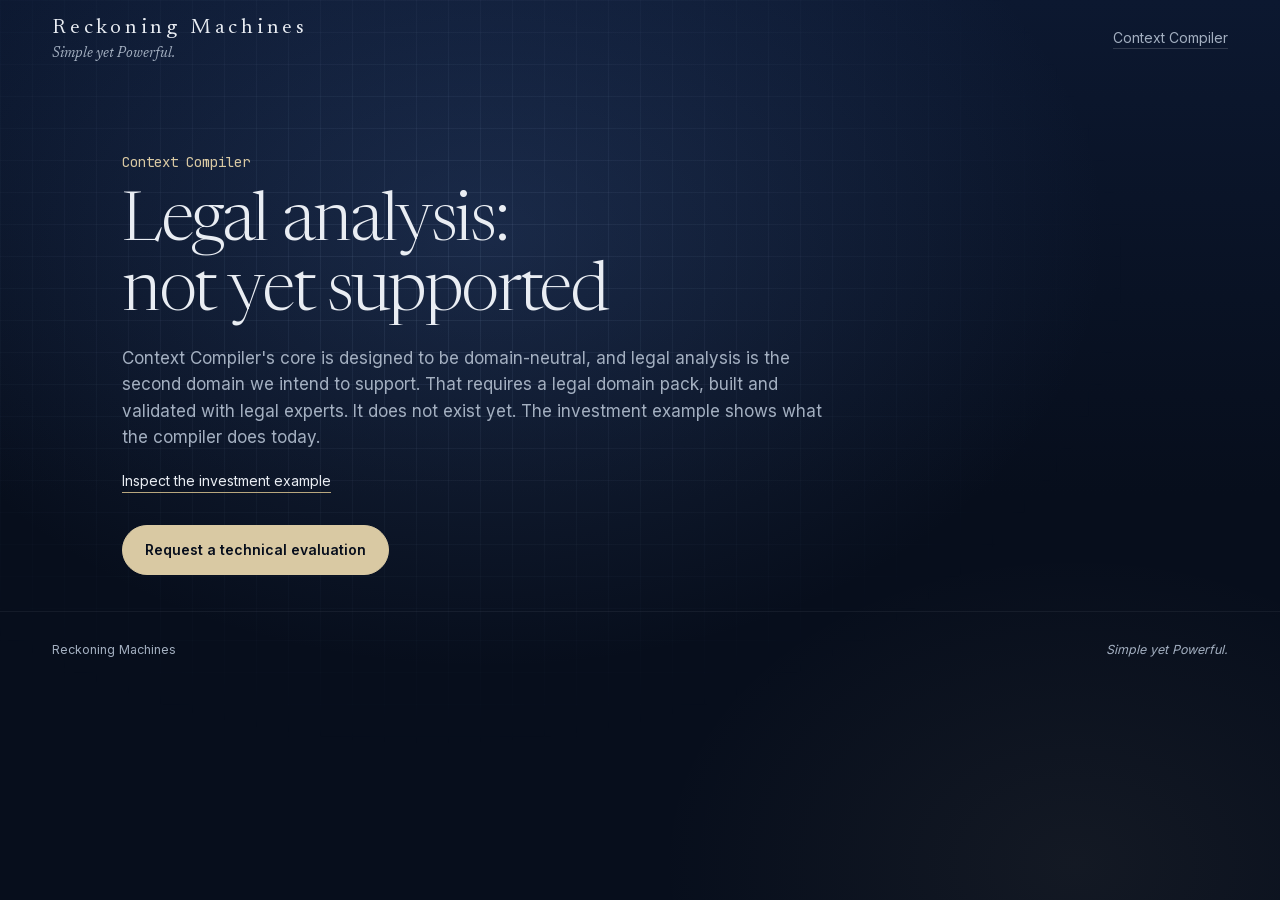
<file: compiler/legal/index.html>
<!doctype html>
<html lang="en">
<head>
    <meta charset="utf-8">
    <meta name="viewport" content="width=device-width, initial-scale=1">
    <title>Legal analysis: not yet supported | Reckoning Machines</title>
    <meta name="description" content="Status of the planned legal domain pack.">
    <link rel="canonical" href="https://reckoningmachines.com/compiler/legal/">
    <link rel="stylesheet" href="/styles.css">
    <link rel="stylesheet" href="/compiler/compiler.css">
    <link rel="icon" href="/favicon.svg" type="image/svg+xml">
</head>
<body class="compiler-page">
    <a class="skip" href="#main">Skip to content</a>
    <header class="top">
        <div class="container top-inner">
            <div><a class="wordmark" href="/">Reckoning Machines</a><p class="brand-motto">Simple yet Powerful.</p></div>
            <nav class="top-nav" aria-label="Primary"><a href="/compiler/">Context Compiler</a></nav>
        </div>
    </header>
    <main id="main" class="container">

<section class="demo-hero"><p class="label">Context Compiler</p><h1>Legal analysis: not yet supported</h1>
<p class="compiler-intro">Context Compiler's core is designed to be domain-neutral, and legal analysis is the second domain we intend to support. That requires a legal domain pack, built and validated with legal experts. It does not exist yet. The investment example shows what the compiler does today.</p>
<a class="text-link" href="/compiler/investing/">Inspect the investment example</a><br><a class="brass-button" href="mailto:jedgore@reckoningmachines.com?subject=Context%20Compiler%20technical%20evaluation">Request a technical evaluation</a></section>
    </main>
    <footer><div class="container foot-inner"><a href="/">Reckoning Machines</a><em>Simple yet Powerful.</em></div></footer>
</body>
</html>
</file>
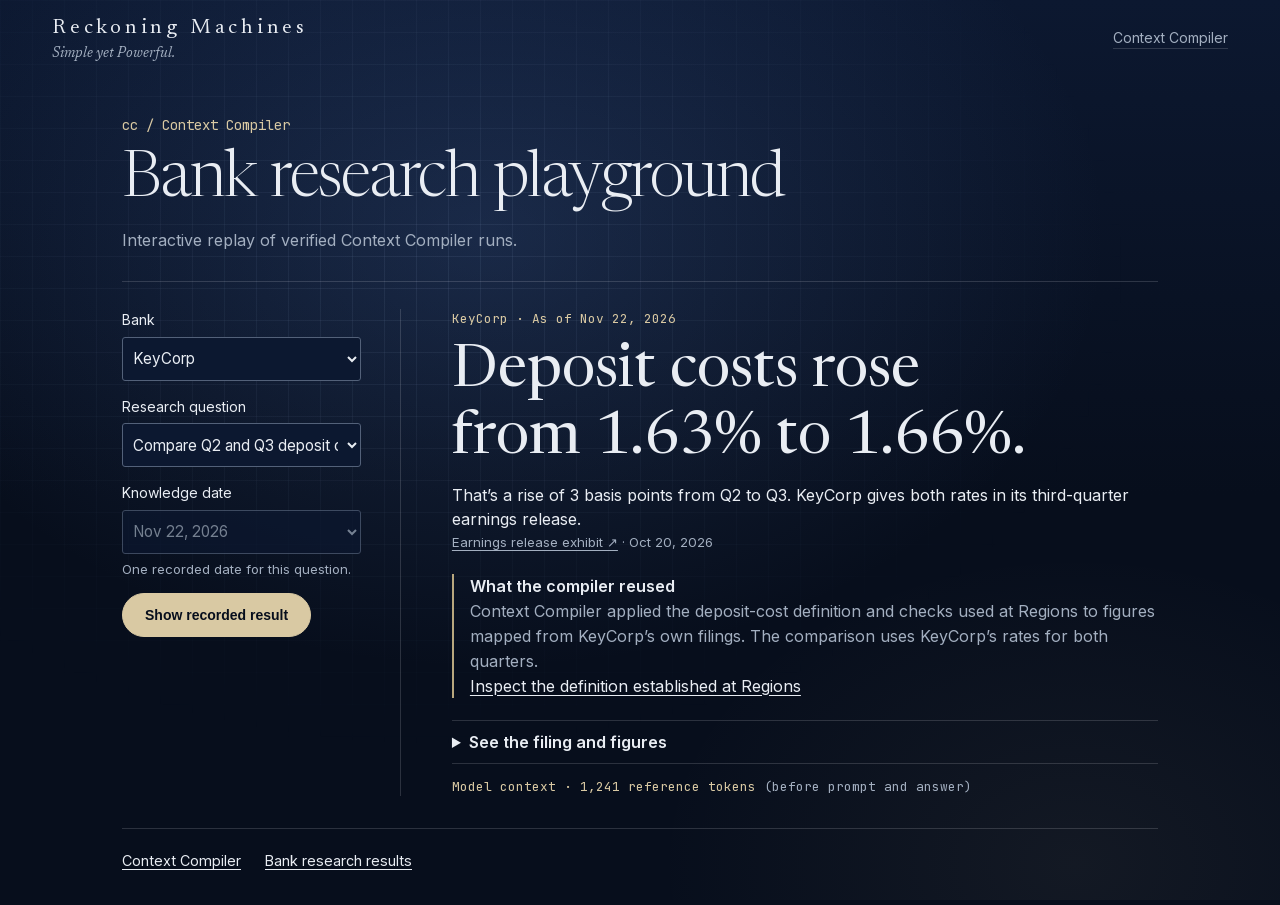
<file: compiler/playground/index.html>
<!doctype html>
<html lang="en">
<head>
    <meta charset="utf-8">
    <meta name="viewport" content="width=device-width, initial-scale=1">
    <title>Bank research playground · Context Compiler | Reckoning Machines</title>
    <meta name="description" content="Replay bank research on public filings. Change the knowledge date to see which source governs and which financial definitions carry forward.">
    <link rel="stylesheet" href="/styles.css">
    <link rel="stylesheet" href="/compiler/compiler.css">
    <link rel="stylesheet" href="playground.css?v=selectors">
    <link rel="icon" href="/favicon.svg" type="image/svg+xml">
    <script src="playground.js" defer></script>
</head>
<body class="compiler-page">
    <a class="skip" href="#main">Skip to content</a>
    <header class="top"><div class="container top-inner">
        <div><a class="wordmark" href="/">Reckoning Machines</a><p class="brand-motto">Simple yet Powerful.</p></div>
        <nav class="top-nav" aria-label="Primary"><a href="/compiler/">Context Compiler</a></nav>
    </div></header>
    <main id="main" class="container bench">
        <header class="bench-head">
            <p class="label">cc / Context Compiler</p>
            <h1>Bank research playground</h1>
            <p>Interactive replay of verified Context Compiler runs.</p>
        </header>
        <div class="desk">
            <noscript><p>JavaScript is off. All four verified replays are shown below.</p></noscript>
            <form id="controls" hidden>
                <label for="bank">Bank</label><select id="bank"></select>
                <label for="question">Research question</label><select id="question"></select>
                <label for="date">Knowledge date</label><select id="date" aria-describedby="date-note"></select>
                <p id="date-note"></p>
                <button class="brass-button" type="submit">Show recorded result</button>
            </form>
            <div id="results">
<!-- Verified records -->
<article class="record" id="key-change-2026-11-22" data-bank="KeyCorp" data-question="Compare Q2 and Q3 deposit cost" data-date="Nov 22, 2026">
    <p class="result-id">KeyCorp · As of Nov 22, 2026</p>
    <h2 tabindex="-1">Deposit costs rose from 1.63% to 1.66%.</h2>
    <p>That’s a rise of 3 basis points from Q2 to Q3. KeyCorp gives both rates in its third-quarter earnings release.</p>
    <p class="file-meta"><a href="https://www.sec.gov/Archives/edgar/data/91576/000009157626000020/a3q26earningsrelease.htm">Earnings release exhibit ↗</a> · Oct 20, 2026</p>
    <div class="reuse"><strong>What the compiler reused</strong><p>Context Compiler applied the deposit-cost definition and checks used at Regions to figures mapped from KeyCorp’s own filings. The comparison uses KeyCorp’s rates for both quarters.</p><a href="?replay=regions-cost-2026-11-22#regions-cost-2026-11-22">Inspect the definition established at Regions</a></div>
    <details><summary>See the filing and figures</summary>
        <p>(1.66% − 1.63%) × 100 = +3 basis points.</p><p>We use the sources available as of this date. When a filing and an earnings release cover the same figure on the same basis, we cite the filing.</p>
        <dl><dt>Q2 · Cost of total deposits · 1.63%</dt><dd><a href="https://www.sec.gov/Archives/edgar/data/91576/000009157626000020/a3q26earningsrelease.htm">Third Quarter 2026 Earnings Release ↗</a> · 2026-10-20<blockquote>Cost of total deposits | 1.66 | % | 1.63 | % | 1.97 | % | 3 bps | (31) bps</blockquote></dd><dt>Q3 · Cost of total deposits · 1.66%</dt><dd><a href="https://www.sec.gov/Archives/edgar/data/91576/000009157626000020/a3q26earningsrelease.htm">Third Quarter 2026 Earnings Release ↗</a> · 2026-10-20<blockquote>Cost of total deposits | 1.66 | % | 1.63 | % | 1.97 | % | 3 bps | (31) bps</blockquote></dd><dt>Q3 · Interest expense on deposits · $634 million</dt><dd><a href="https://www.sec.gov/Archives/edgar/data/91576/000009157626000023/key-20260930.htm">Form 10-Q for the quarter ended September 30, 2026 ↗</a> · 2026-11-03<blockquote>Total interest-bearing deposits | 123,167 | 634 | 2.04 | 122,267 | 748 | 2.43 | (3) | (111) | (114)</blockquote></dd></dl>
<p>For deposit interest expense, read the interest column on KeyCorp’s interest-bearing deposits row. That gives us the same input we used for Regions.</p>
    </details>
    <p class="size">Model context · 1,241 reference tokens <span>(before prompt and answer)</span></p>
</article>
<article class="record" id="regions-cost-2026-10-20" data-bank="Regions Financial" data-question="Check Q3 deposit cost" data-date="Oct 20, 2026">
    <p class="result-id">Regions Financial · As of Oct 20, 2026</p>
    <h2 tabindex="-1">1.17% deposit cost</h2>
    <p>As of October 20, the earnings supplement was the source to cite. Regions had yet to file its 10-Q.</p>
    <p class="file-meta"><a href="https://www.sec.gov/Archives/edgar/data/1281761/000128176126000063/rf-2026930xexhibitx992.htm">Earnings release exhibit ↗</a> · Oct 16, 2026</p>
    <div class="reuse"><strong>How Regions calculates deposit cost</strong><p>An AI coding agent mapped Regions’ disclosure to the existing definition of total deposit cost and encoded the quarter’s day-count check. Context Compiler used those rules to check the reported rate against the filing figures.</p><a href="?replay=key-change-2026-11-22#key-change-2026-11-22">See how the same definition applies at KeyCorp</a></div>
    <details><summary>See the filing and figures</summary>
        <p>382 ÷ (89,364 + 39,776) × 365/92 × 100 = 1.17%. Dollar figures are in millions. We annualize using the quarter’s 92 days.</p><p>We use the sources available as of this date. When a filing and an earnings release cover the same figure on the same basis, we cite the filing.</p>
        <dl><dt>Q3 · Cost of total deposits · 1.17%</dt><dd><a href="https://www.sec.gov/Archives/edgar/data/1281761/000128176126000063/rf-2026930xexhibitx992.htm">Financial Supplement to Third Quarter 2026 Earnings Release ↗</a> · 2026-10-16<blockquote>(6) Total deposit costs may be calculated by dividing total interest expense on deposits by the sum of interest-bearing deposits and non-interest-bearing deposits. The rates for total deposit costs equal 1.17% and 1.18% for the quarter ended September 30, 2026 and June 30, 2026, respectively.</blockquote></dd><dt>Q3 · Interest expense on deposits · $382 million</dt><dd><a href="https://www.sec.gov/Archives/edgar/data/1281761/000128176126000063/rf-2026930xexhibitx992.htm">Financial Supplement to Third Quarter 2026 Earnings Release ↗</a> · 2026-10-16<blockquote>Total interest-bearing deposits (6) | 89,364 | 382 | 1.70 | 90,953 | 385 | 1.69</blockquote></dd><dt>Q3 · Average interest-bearing deposits · $89,364 million</dt><dd><a href="https://www.sec.gov/Archives/edgar/data/1281761/000128176126000063/rf-2026930xexhibitx992.htm">Financial Supplement to Third Quarter 2026 Earnings Release ↗</a> · 2026-10-16<blockquote>Total interest-bearing deposits (6) | 89,364 | 382 | 1.70 | 90,953 | 385 | 1.69</blockquote></dd><dt>Q3 · Average noninterest-bearing deposits · $39,776 million</dt><dd><a href="https://www.sec.gov/Archives/edgar/data/1281761/000128176126000063/rf-2026930xexhibitx992.htm">Financial Supplement to Third Quarter 2026 Earnings Release ↗</a> · 2026-10-16<blockquote>Non-interest-bearing deposits (6) | 39,776 | — | — | 39,738 | — | —</blockquote></dd></dl>

    </details>
    <p class="size">Model context · 961 reference tokens <span>(before prompt and answer)</span></p>
</article>
<article class="record" id="regions-cost-2026-11-22" data-bank="Regions Financial" data-question="Check Q3 deposit cost" data-date="Nov 22, 2026">
    <p class="result-id">Regions Financial · As of Nov 22, 2026</p>
    <h2 tabindex="-1">1.17% deposit cost</h2>
    <p>Regions confirmed the same rate in its November 9 filing. We can now cite the 10-Q for the quarter.</p>
    <p class="file-meta"><a href="https://www.sec.gov/Archives/edgar/data/1281761/000128176126000073/rf-20260930.htm">Form 10-Q ↗</a> · Nov 9, 2026</p>
    <div class="reuse"><strong>How Regions calculates deposit cost</strong><p>An AI coding agent mapped Regions’ disclosure to the existing definition of total deposit cost and encoded the quarter’s day-count check. Context Compiler used those rules to check the reported rate against the filing figures.</p><a href="?replay=key-change-2026-11-22#key-change-2026-11-22">See how the same definition applies at KeyCorp</a></div>
    <details><summary>See the filing and figures</summary>
        <p>382 ÷ (89,364 + 39,776) × 365/92 × 100 = 1.17%. Dollar figures are in millions. We annualize using the quarter’s 92 days.</p><p>We use the sources available as of this date. When a filing and an earnings release cover the same figure on the same basis, we cite the filing.</p>
        <dl><dt>Q3 · Cost of total deposits · 1.17%</dt><dd><a href="https://www.sec.gov/Archives/edgar/data/1281761/000128176126000073/rf-20260930.htm">Form 10-Q for the quarter ended September 30, 2026 ↗</a> · 2026-11-09<blockquote>(6)Total deposit costs may be calculated by dividing total interest expense on deposits by the sum of interest-bearing deposits and non-interest-bearing deposits and equaled 1.17% and 1.39% for the three months ended September 30, 2026 and 2025, respectively.</blockquote></dd><dt>Q3 · Interest expense on deposits · $382 million</dt><dd><a href="https://www.sec.gov/Archives/edgar/data/1281761/000128176126000073/rf-20260930.htm">Form 10-Q for the quarter ended September 30, 2026 ↗</a> · 2026-11-09<blockquote>Total interest-bearing deposits (6) | 89,364 | 382 | 1.70 | 90,037 | 456 | 2.01</blockquote></dd><dt>Q3 · Average interest-bearing deposits · $89,364 million</dt><dd><a href="https://www.sec.gov/Archives/edgar/data/1281761/000128176126000073/rf-20260930.htm">Form 10-Q for the quarter ended September 30, 2026 ↗</a> · 2026-11-09<blockquote>Total interest-bearing deposits (6) | 89,364 | 382 | 1.70 | 90,037 | 456 | 2.01</blockquote></dd><dt>Q3 · Average noninterest-bearing deposits · $39,776 million</dt><dd><a href="https://www.sec.gov/Archives/edgar/data/1281761/000128176126000073/rf-20260930.htm">Form 10-Q for the quarter ended September 30, 2026 ↗</a> · 2026-11-09<blockquote>Non-interest-bearing deposits (6) | 39,776 | — | — | 39,538 | — | —</blockquote></dd></dl>

    </details>
    <p class="size">Model context · 963 reference tokens <span>(before prompt and answer)</span></p>
</article>
<article class="record" id="key-margin-2026-11-22" data-bank="KeyCorp" data-question="Verify Q3 net interest margin" data-date="Nov 22, 2026">
    <p class="result-id">KeyCorp · As of Nov 22, 2026</p>
    <h2 tabindex="-1">We can’t verify the Q3 margin from this table.</h2>
    <p>KeyCorp reports $173.8 billion in average earning assets. That total includes available-for-sale securities at fair value. For the margin calculation, KeyCorp uses amortized cost for those securities.</p>
    <p class="file-meta"><a href="https://www.sec.gov/Archives/edgar/data/91576/000009157626000023/key-20260930.htm">Form 10-Q ↗</a> · Nov 3, 2026</p>
    <div class="reuse"><strong>What we’d need</strong><p>Average earning assets for the quarter with those securities carried at amortized cost. Without that total, we’d be dividing by the wrong balance.</p></div>
    <details><summary>See the filing and figures</summary>
        <p>See footnote (e) to the quarterly average-balance table. It explains how KeyCorp values the securities when calculating yield.</p><p>We use the sources available as of this date. When a filing and an earnings release cover the same figure on the same basis, we cite the filing.</p>
        <dl><dt>Q3 · Average earning assets, securities at fair value · $173,765 million</dt><dd><a href="https://www.sec.gov/Archives/edgar/data/91576/000009157626000023/key-20260930.htm">Form 10-Q for the quarter ended September 30, 2026 ↗</a> · 2026-11-03<blockquote>Total earning assets | 173,765 | 2,141 | 4.82 | 170,347 | 2,140 | 4.92 | 69 | (68) | 1</blockquote></dd></dl>

    </details>
    <p class="size">Model context · 572 reference tokens <span>(before prompt and answer)</span></p>
</article>
<!-- End records -->
            </div>

        </div>
        <p class="sr-only" role="status" id="status"></p>
        <nav class="foot-links" aria-label="Research"><a href="/compiler/">Context Compiler</a><a href="/compiler/results/">Bank research results</a></nav>
    </main>
</body>
</html>
</file>
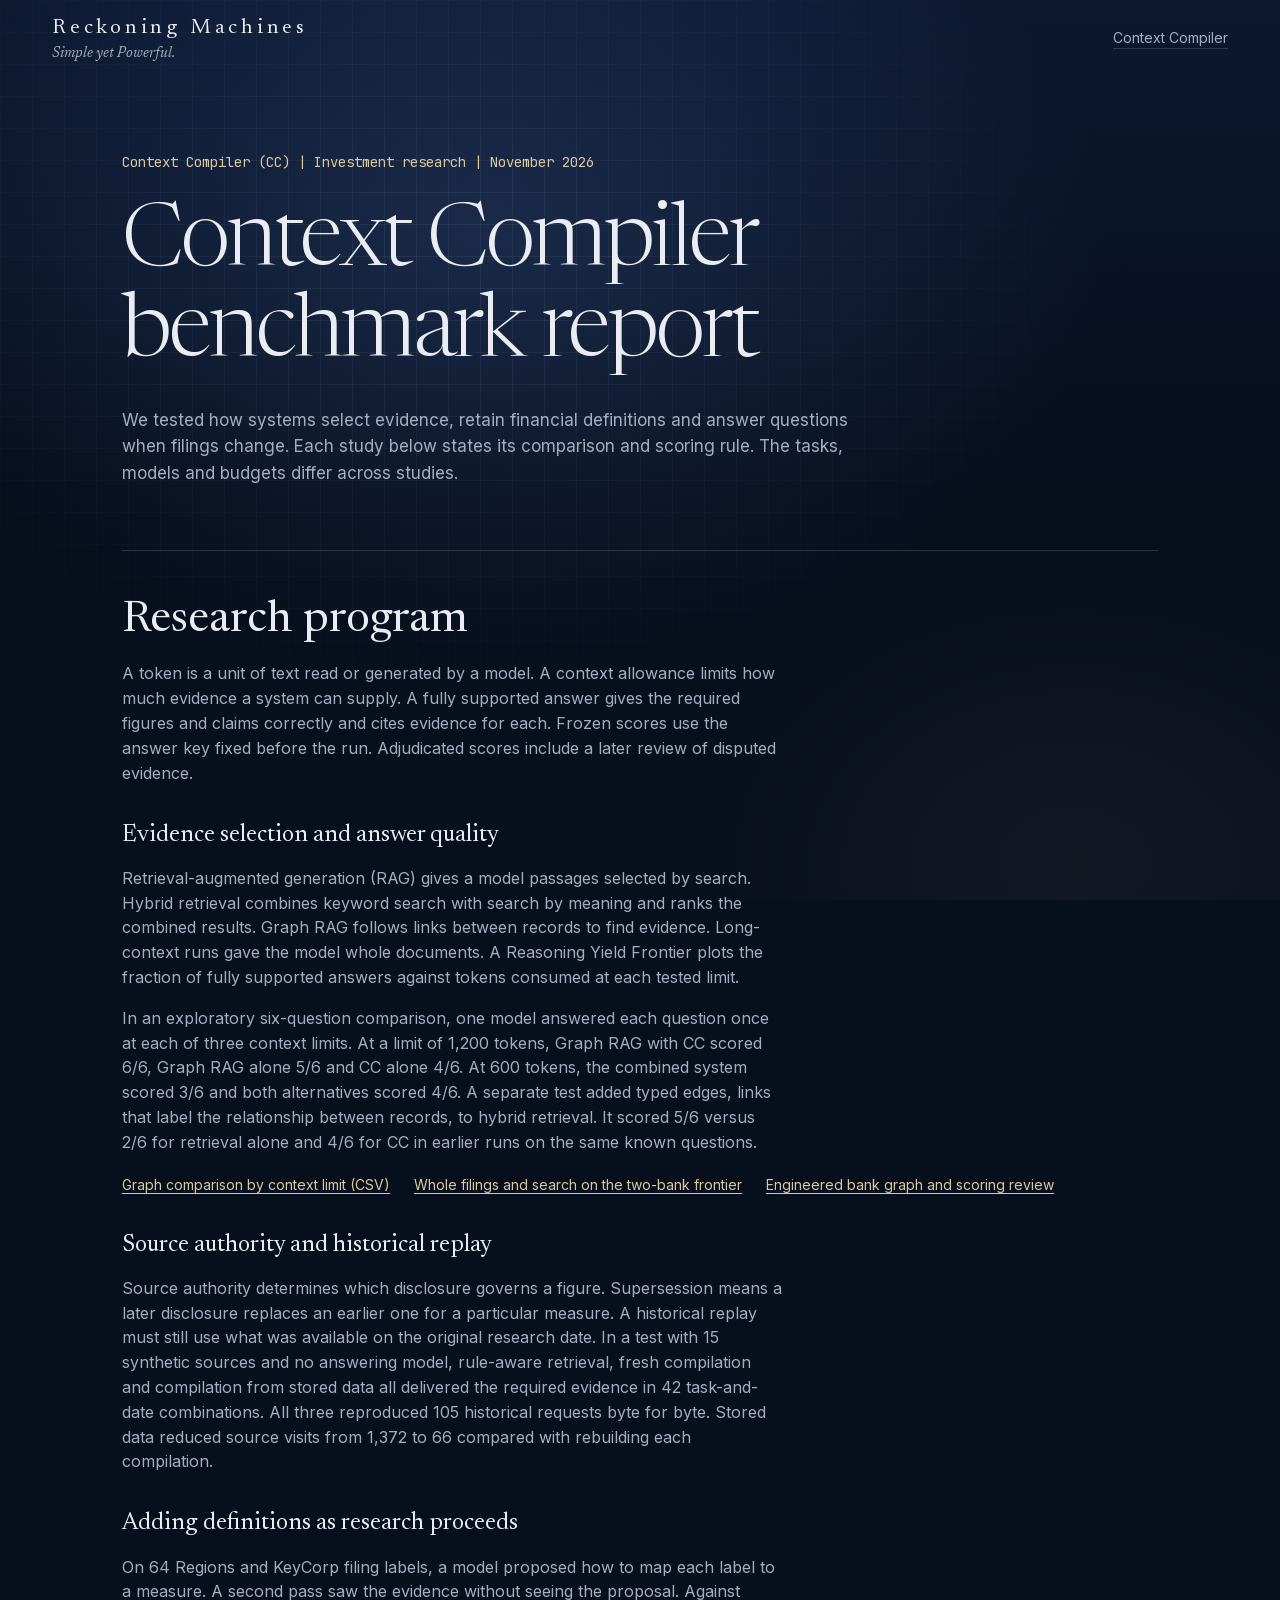
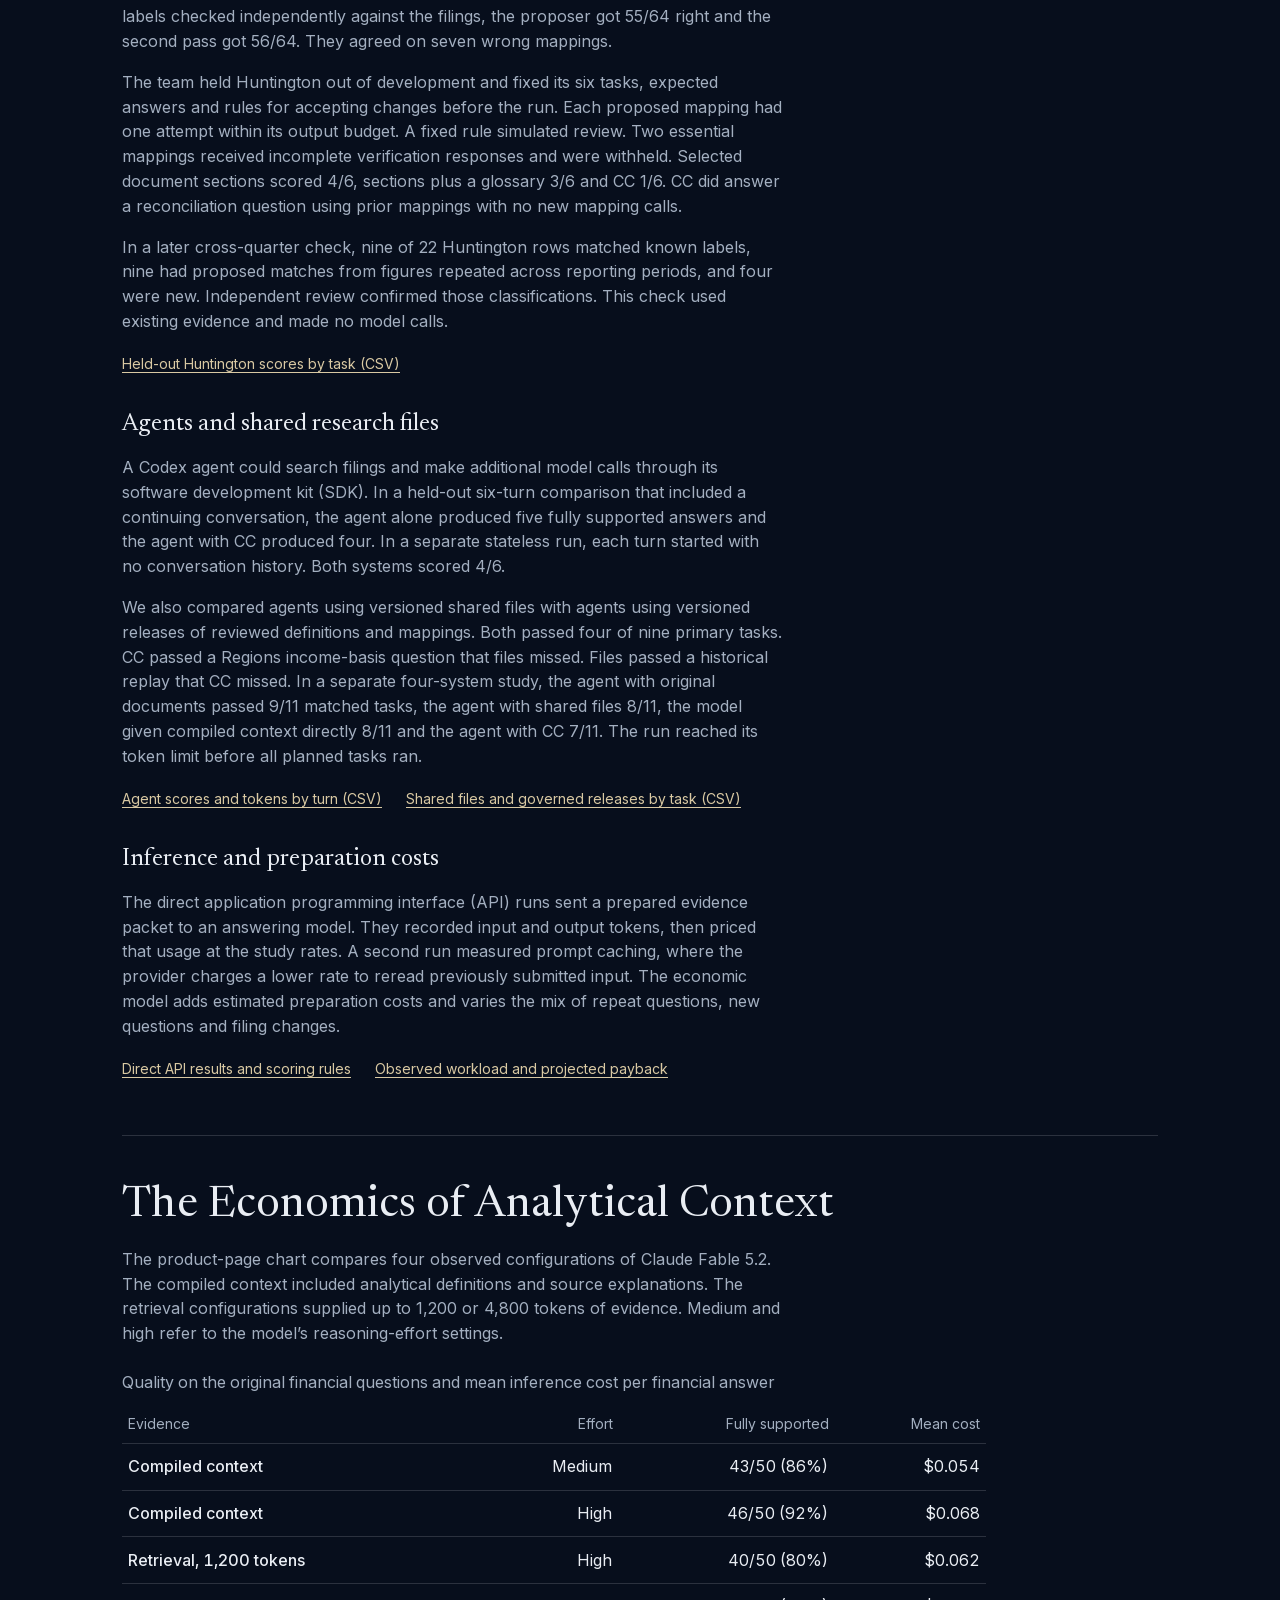
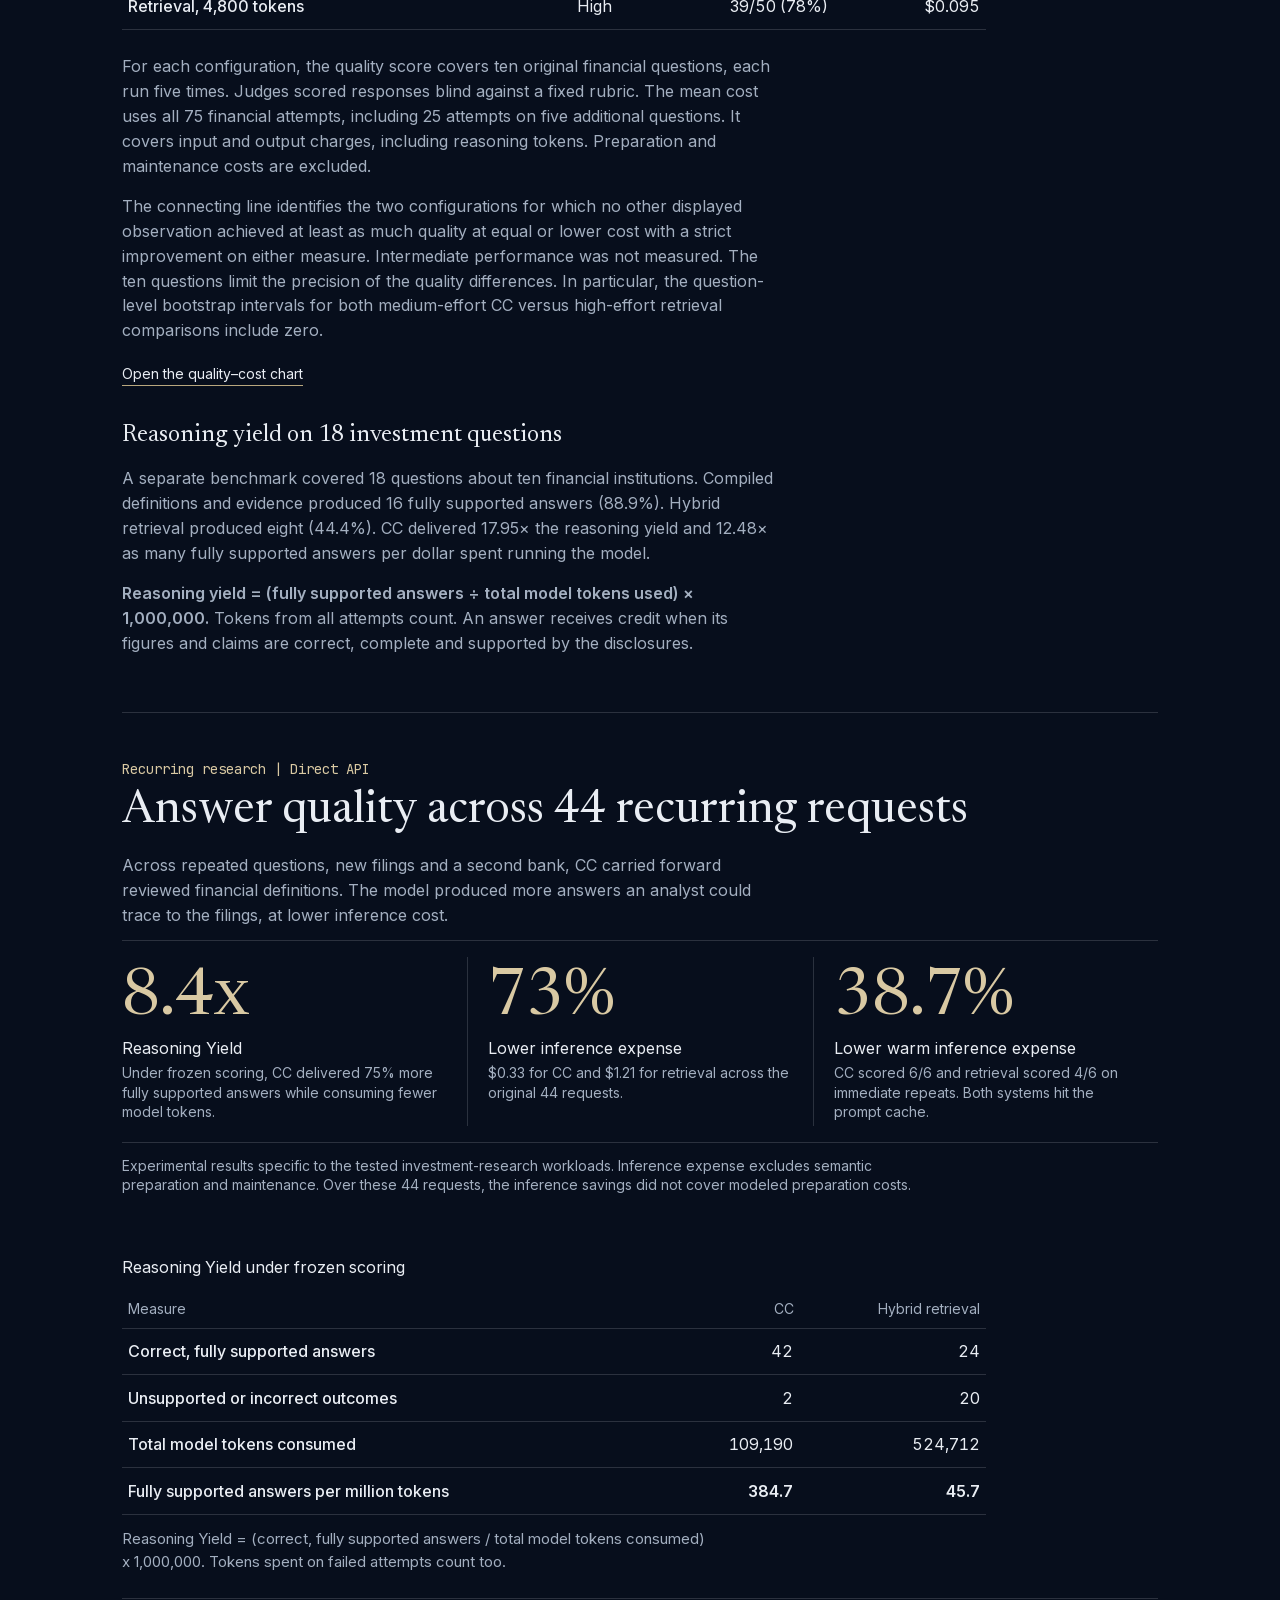
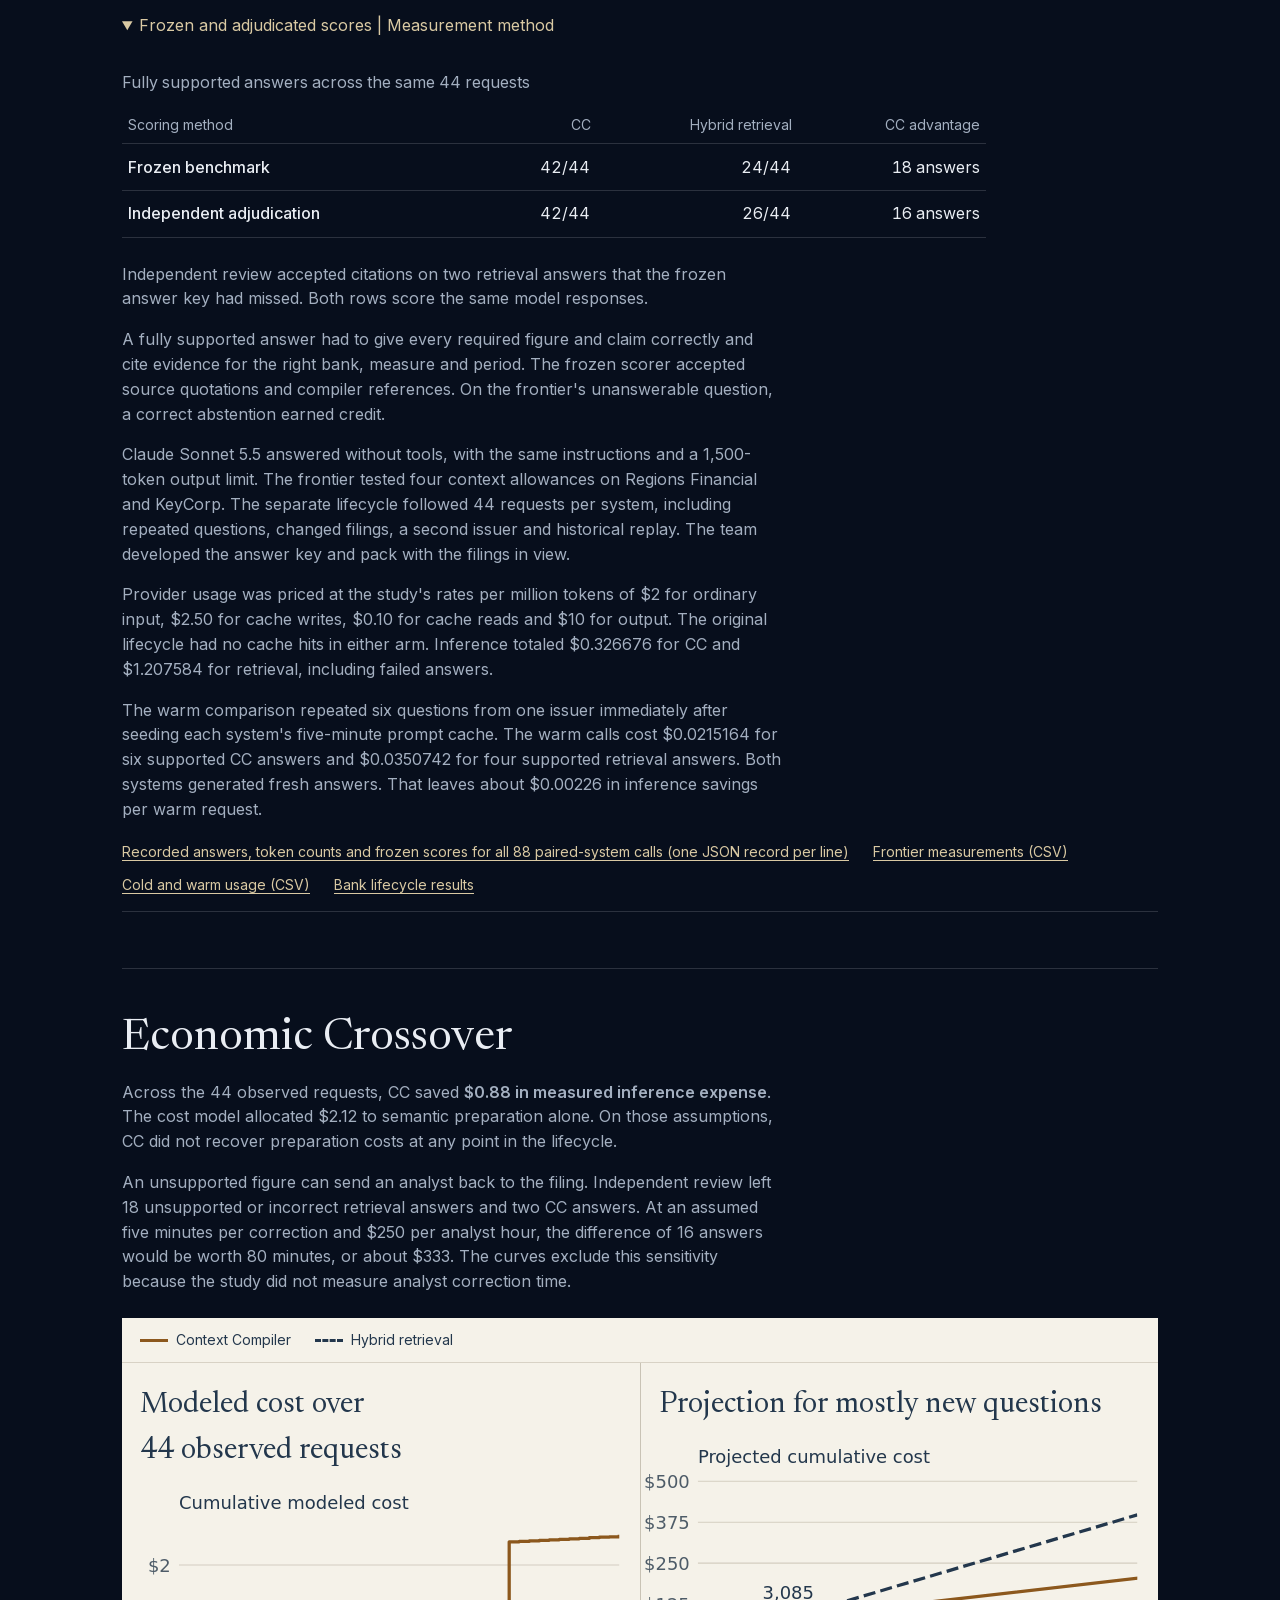
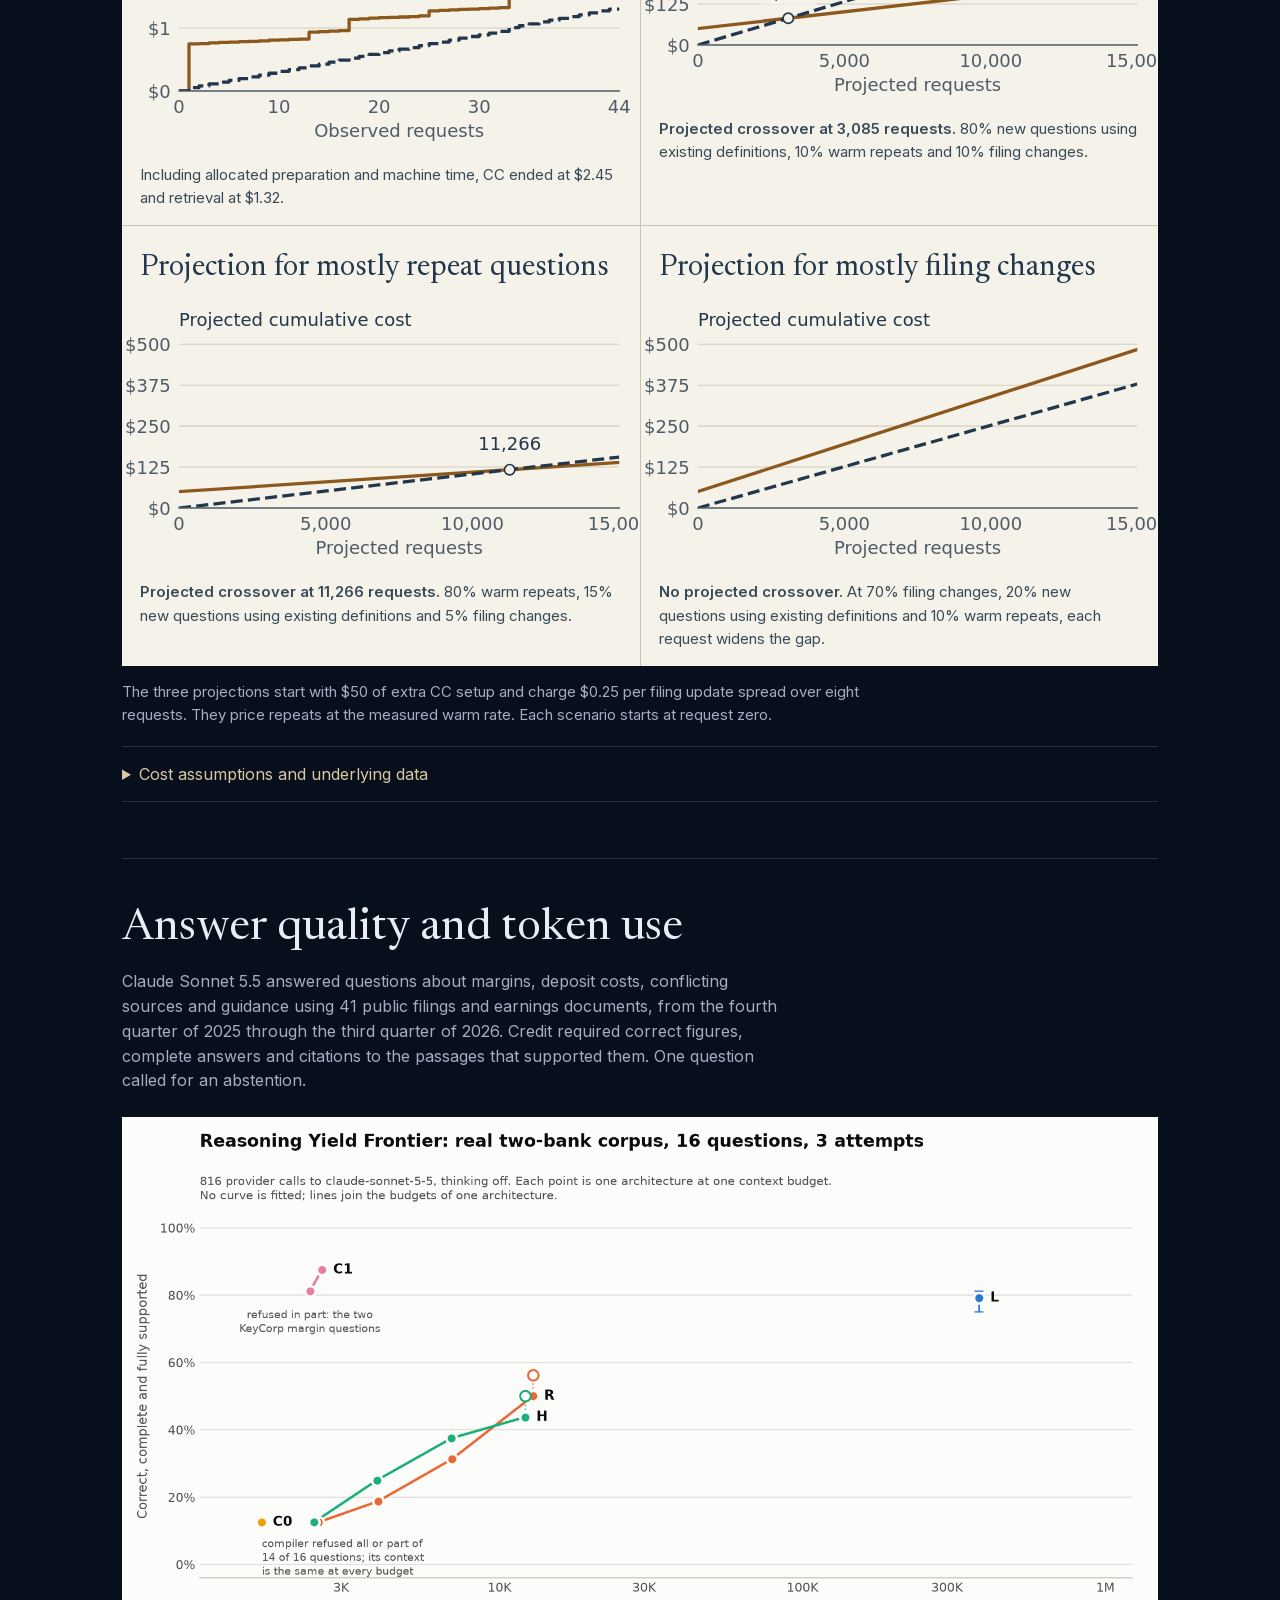
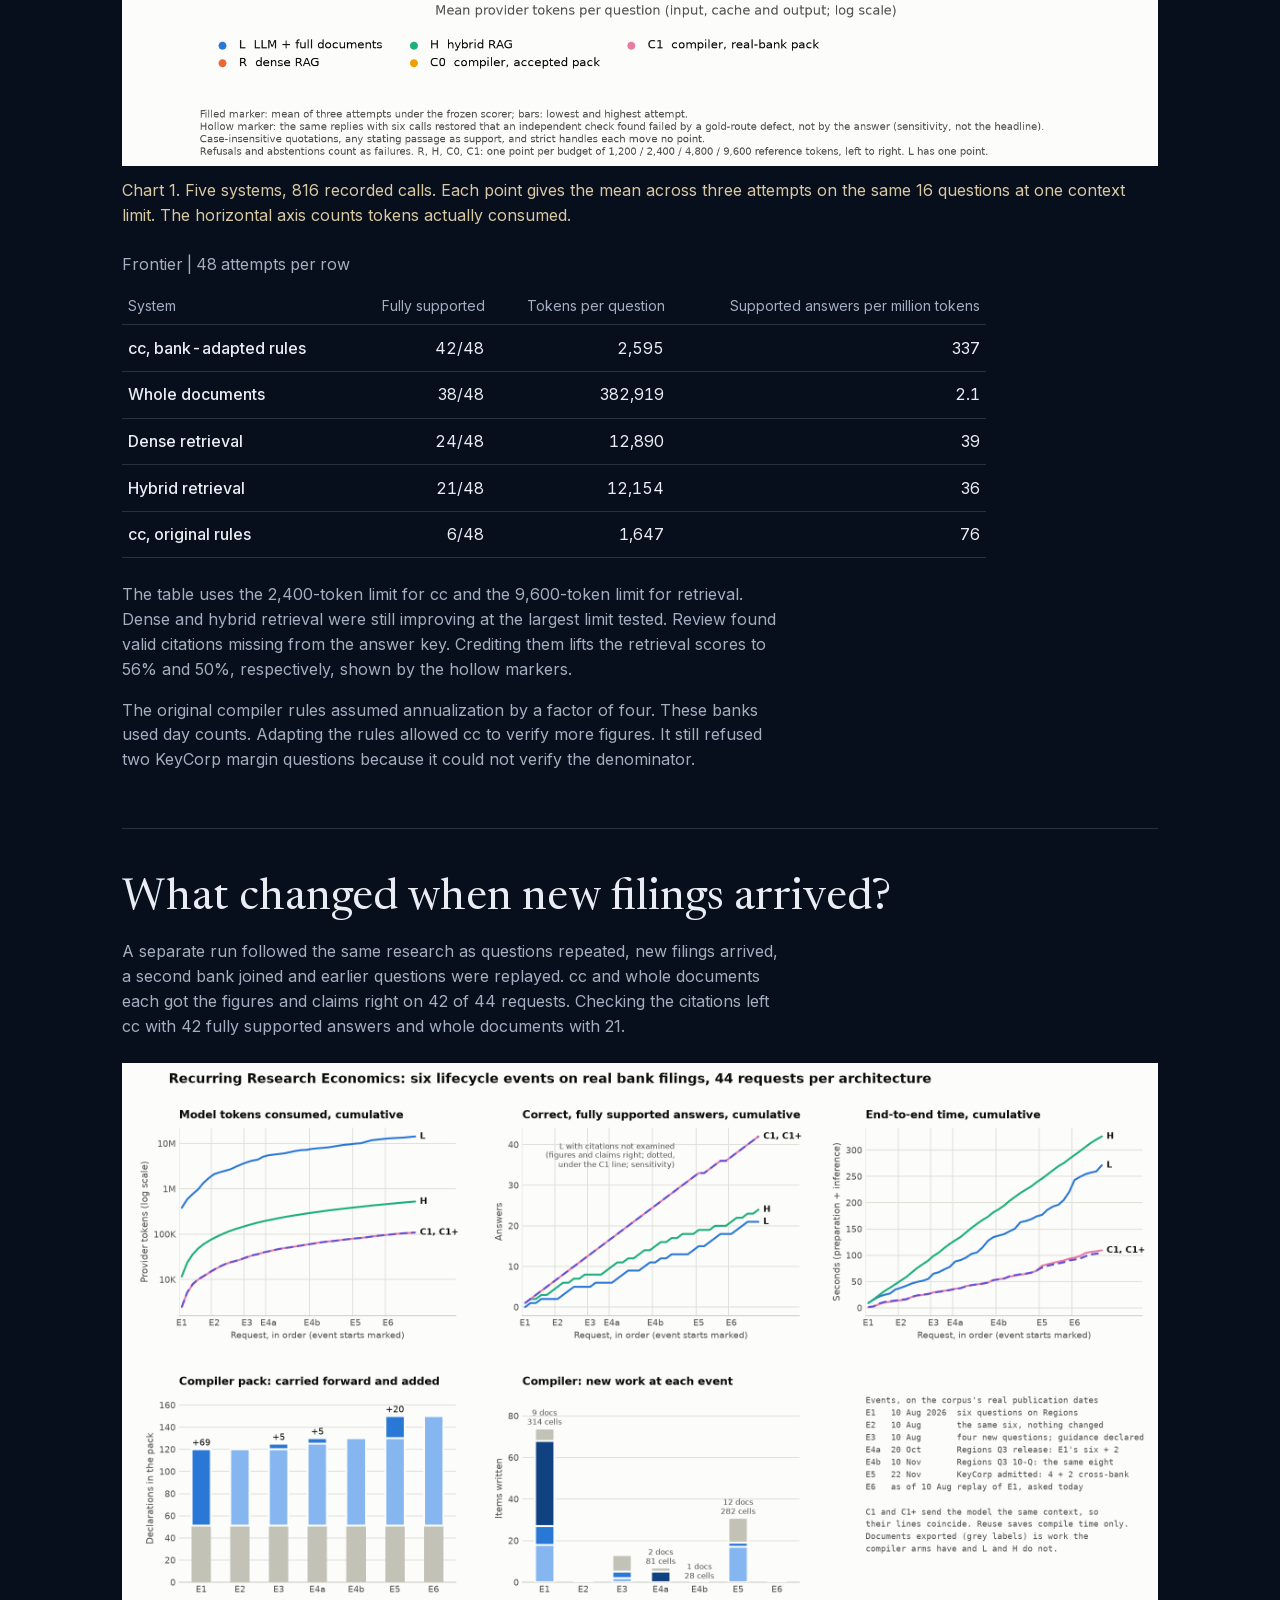
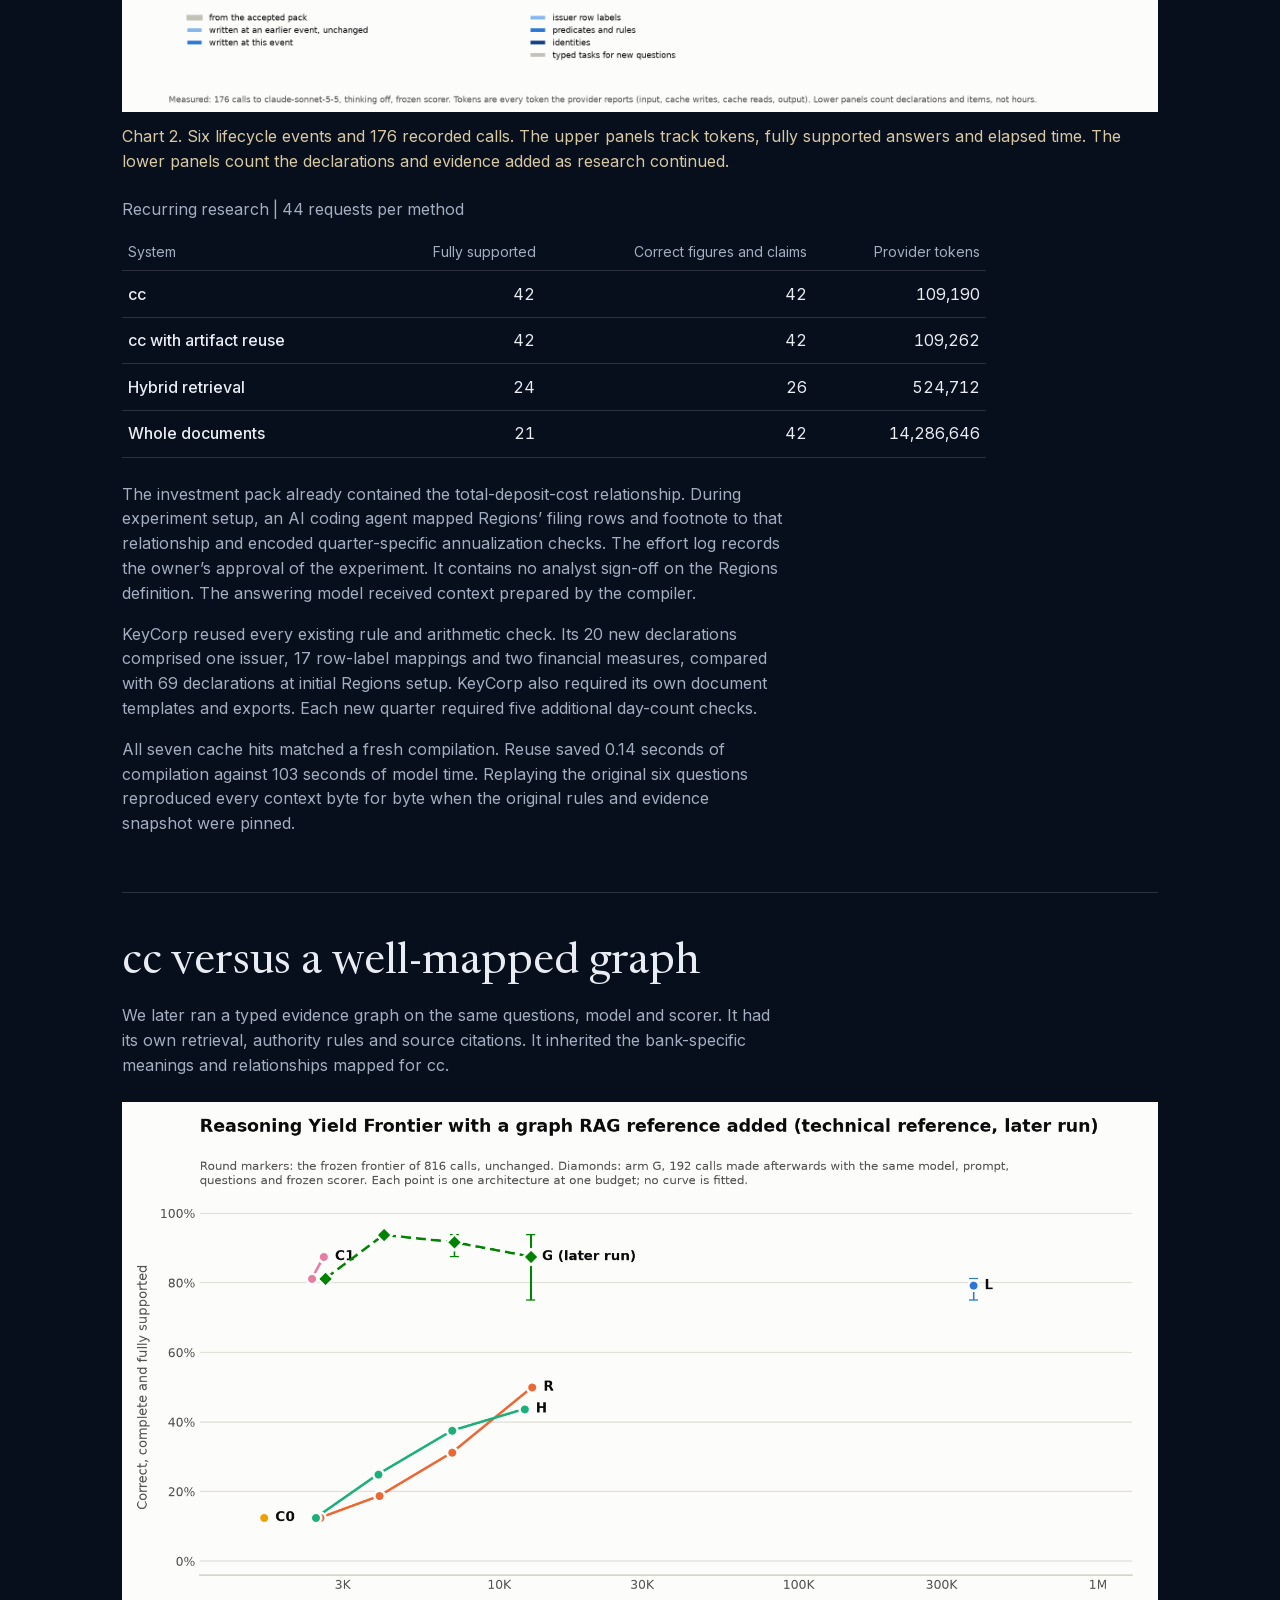
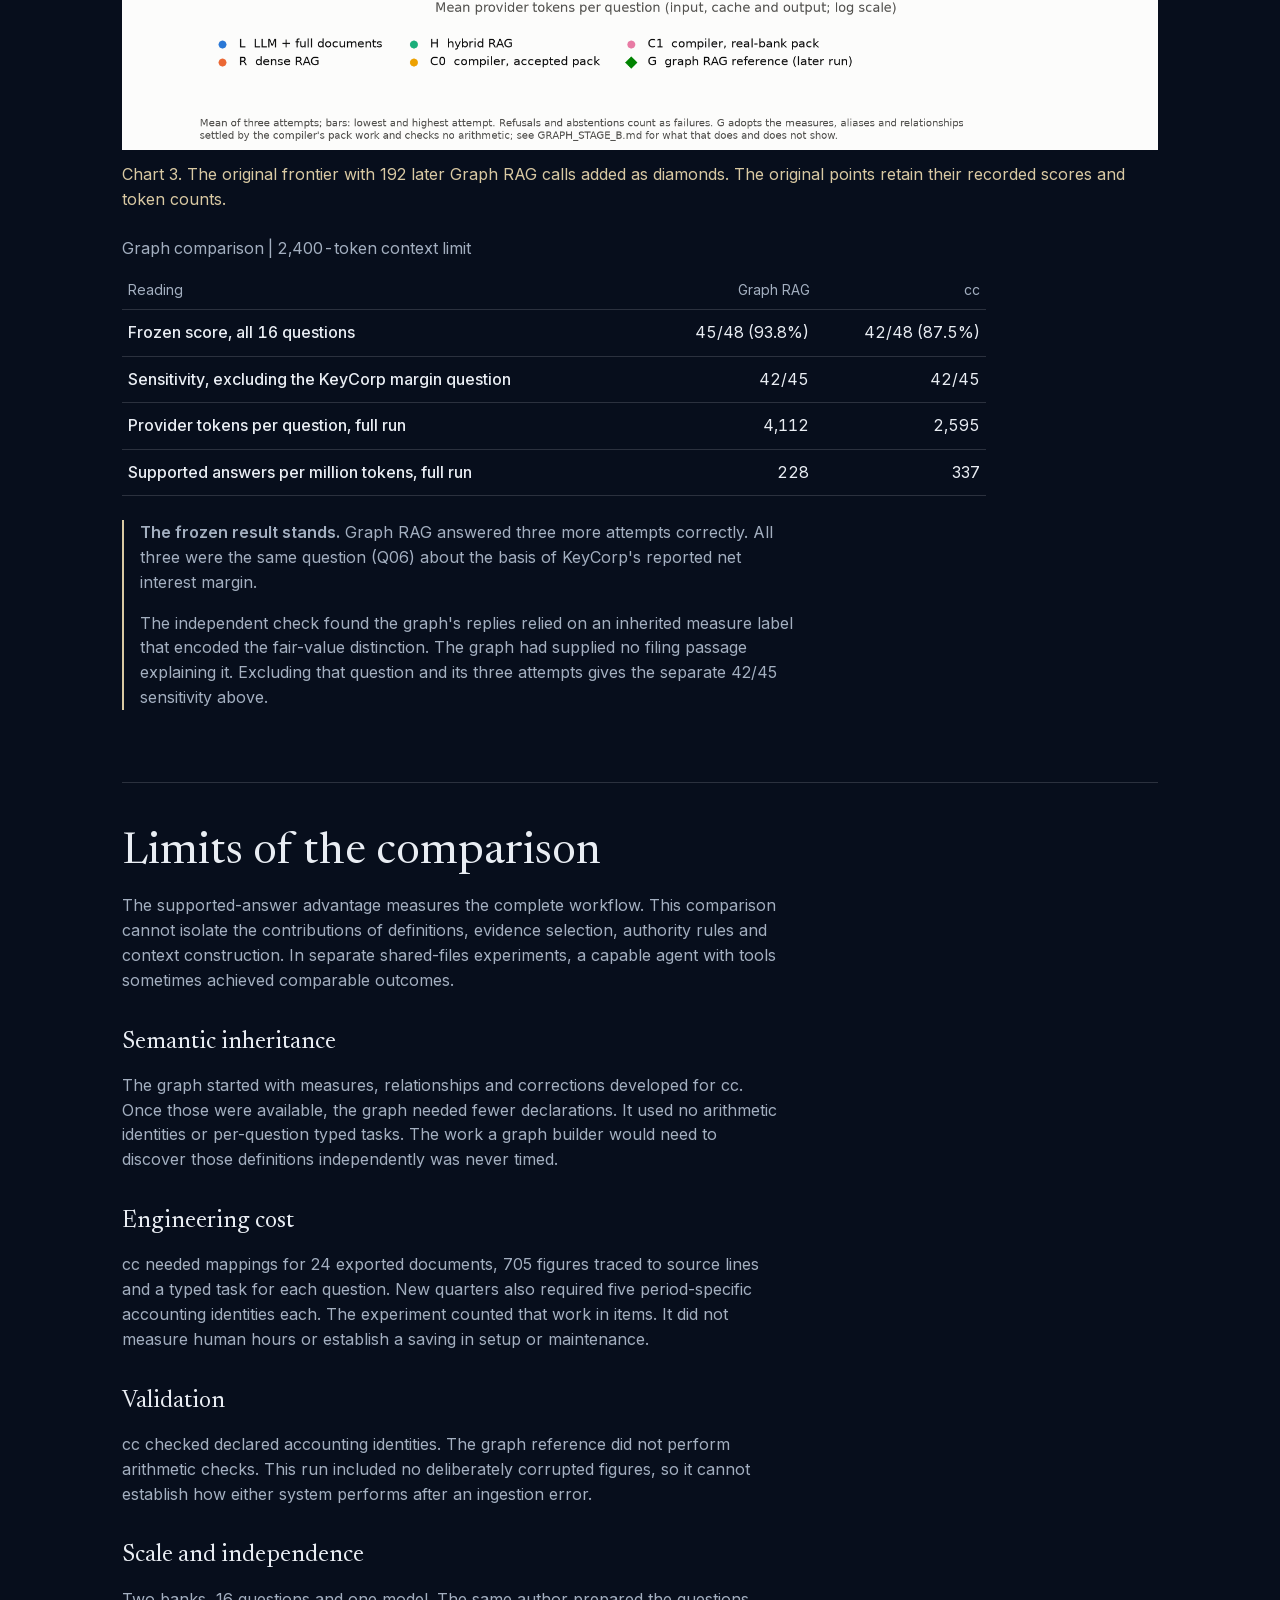
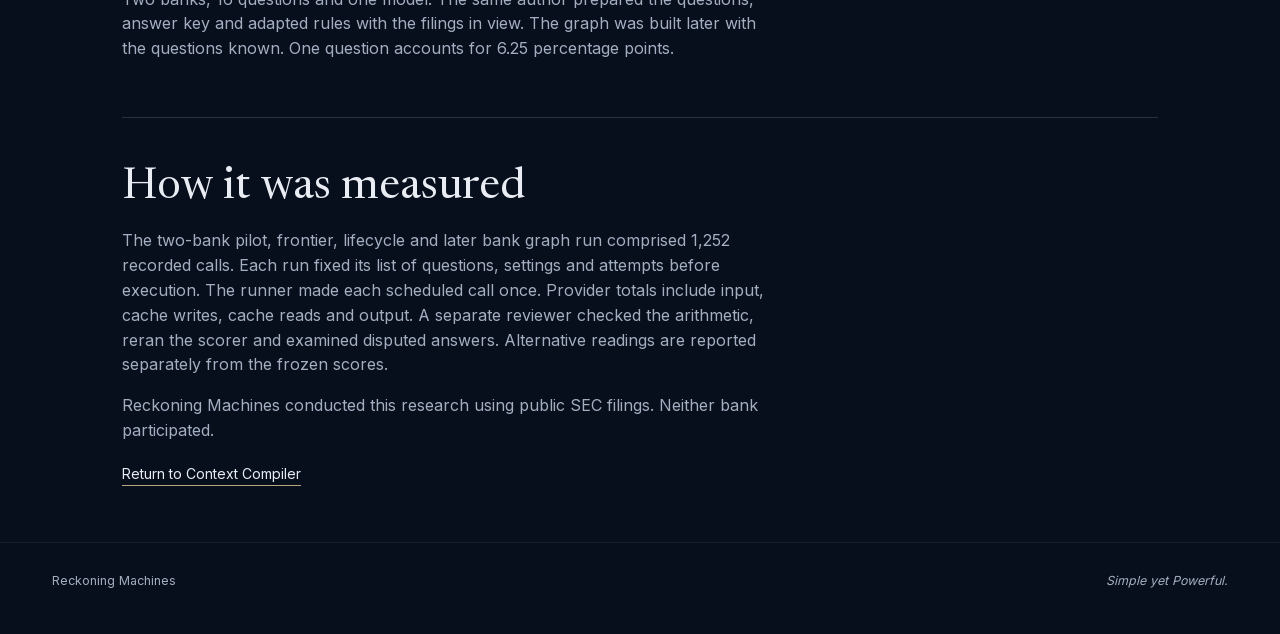
<file: compiler/results/index.html>
<!doctype html>
<html lang="en">
<head>
    <meta charset="utf-8">
    <meta name="viewport" content="width=device-width, initial-scale=1">
    <title>Real-bank benchmark results | Context Compiler</title>
    <meta name="description" content="Measured answer quality and token use for cc, whole documents, retrieval and a typed evidence graph on Regions Financial and KeyCorp filings.">
    <link rel="canonical" href="https://reckoningmachines.com/compiler/results/">
    <link rel="stylesheet" href="/styles.css">
    <link rel="stylesheet" href="/compiler/compiler.css">
    <link rel="icon" href="/favicon.svg" type="image/svg+xml">
</head>
<body class="compiler-page">
    <a class="skip" href="#main">Skip to content</a>
    <header class="top">
        <div class="container top-inner">
            <div><a class="wordmark" href="/">Reckoning Machines</a><p class="brand-motto">Simple yet Powerful.</p></div>
            <nav class="top-nav" aria-label="Primary"><a href="/compiler/">Context Compiler</a></nav>
        </div>
    </header>
    <main class="container results-report" id="main">
        <header class="compiler-hero">
            <p class="label">Context Compiler (CC) | Investment research | November 2026</p>
            <h1>Context Compiler benchmark report</h1>
            <p class="compiler-intro">We tested how systems select evidence, retain financial definitions and answer questions when filings change. Each study below states its comparison and scoring rule. The tasks, models and budgets differ across studies.</p>
        </header>
        <section class="compiler-section" id="program">
            <h2>Research program</h2>
            <p>A token is a unit of text read or generated by a model. A context allowance limits how much evidence a system can supply. A fully supported answer gives the required figures and claims correctly and cites evidence for each. Frozen scores use the answer key fixed before the run. Adjudicated scores include a later review of disputed evidence.</p>
            <h3>Evidence selection and answer quality</h3>
            <p>Retrieval-augmented generation (RAG) gives a model passages selected by search. Hybrid retrieval combines keyword search with search by meaning and ranks the combined results. Graph RAG follows links between records to find evidence. Long-context runs gave the model whole documents. A Reasoning Yield Frontier plots the fraction of fully supported answers against tokens consumed at each tested limit.</p>
            <p>In an exploratory six-question comparison, one model answered each question once at each of three context limits. At a limit of 1,200 tokens, Graph RAG with CC scored 6/6, Graph RAG alone 5/6 and CC alone 4/6. At 600 tokens, the combined system scored 3/6 and both alternatives scored 4/6. A separate test added typed edges, links that label the relationship between records, to hybrid retrieval. It scored 5/6 versus 2/6 for retrieval alone and 4/6 for CC in earlier runs on the same known questions.</p>
            <ul class="data-links"><li><a href="data/graph-frontier.csv">Graph comparison by context limit (CSV)</a></li><li><a href="#frontier">Whole filings and search on the two-bank frontier</a></li><li><a href="#graph">Engineered bank graph and scoring review</a></li></ul>
            <h3>Source authority and historical replay</h3>
            <p>Source authority determines which disclosure governs a figure. Supersession means a later disclosure replaces an earlier one for a particular measure. A historical replay must still use what was available on the original research date. In a test with 15 synthetic sources and no answering model, rule-aware retrieval, fresh compilation and compilation from stored data all delivered the required evidence in 42 task-and-date combinations. All three reproduced 105 historical requests byte for byte. Stored data reduced source visits from 1,372 to 66 compared with rebuilding each compilation.</p>
            <h3>Adding definitions as research proceeds</h3>
            <p>On 64 Regions and KeyCorp filing labels, a model proposed how to map each label to a measure. A second pass saw the evidence without seeing the proposal. Against labels checked independently against the filings, the proposer got 55/64 right and the second pass got 56/64. They agreed on seven wrong mappings.</p>
            <p>The team held Huntington out of development and fixed its six tasks, expected answers and rules for accepting changes before the run. Each proposed mapping had one attempt within its output budget. A fixed rule simulated review. Two essential mappings received incomplete verification responses and were withheld. Selected document sections scored 4/6, sections plus a glossary 3/6 and CC 1/6. CC did answer a reconciliation question using prior mappings with no new mapping calls.</p>
            <p>In a later cross-quarter check, nine of 22 Huntington rows matched known labels, nine had proposed matches from figures repeated across reporting periods, and four were new. Independent review confirmed those classifications. This check used existing evidence and made no model calls.</p>
            <ul class="data-links"><li><a href="data/huntington.csv">Held-out Huntington scores by task (CSV)</a></li></ul>
            <h3>Agents and shared research files</h3>
            <p>A Codex agent could search filings and make additional model calls through its software development kit (SDK). In a held-out six-turn comparison that included a continuing conversation, the agent alone produced five fully supported answers and the agent with CC produced four. In a separate stateless run, each turn started with no conversation history. Both systems scored 4/6.</p>
            <p>We also compared agents using versioned shared files with agents using versioned releases of reviewed definitions and mappings. Both passed four of nine primary tasks. CC passed a Regions income-basis question that files missed. Files passed a historical replay that CC missed. In a separate four-system study, the agent with original documents passed 9/11 matched tasks, the agent with shared files 8/11, the model given compiled context directly 8/11 and the agent with CC 7/11. The run reached its token limit before all planned tasks ran.</p>
            <ul class="data-links"><li><a href="data/agent-turns.csv">Agent scores and tokens by turn (CSV)</a></li><li><a href="data/shared-files.csv">Shared files and governed releases by task (CSV)</a></li></ul>
            <h3>Inference and preparation costs</h3>
            <p>The direct application programming interface (API) runs sent a prepared evidence packet to an answering model. They recorded input and output tokens, then priced that usage at the study rates. A second run measured prompt caching, where the provider charges a lower rate to reread previously submitted input. The economic model adds estimated preparation costs and varies the mix of repeat questions, new questions and filing changes.</p>
            <ul class="data-links"><li><a href="#direct-api">Direct API results and scoring rules</a></li><li><a href="#economics">Observed workload and projected payback</a></li></ul>
        </section>
        <section class="compiler-section" id="analytical-context">
            <h2>The Economics of Analytical Context</h2>
            <p>The product-page chart compares four observed configurations of Claude Fable 5.2. The compiled context included analytical definitions and source explanations. The retrieval configurations supplied up to 1,200 or 4,800 tokens of evidence. Medium and high refer to the model’s reasoning-effort settings.</p>
            <div class="result-table"><table>
                <caption>Quality on the original financial questions and mean inference cost per financial answer</caption>
                <thead><tr><th scope="col">Evidence</th><th scope="col">Effort</th><th scope="col">Fully supported</th><th scope="col">Mean cost</th></tr></thead>
                <tbody>
                    <tr><th scope="row">Compiled context</th><td>Medium</td><td>43/50 (86%)</td><td>$0.054</td></tr>
                    <tr><th scope="row">Compiled context</th><td>High</td><td>46/50 (92%)</td><td>$0.068</td></tr>
                    <tr><th scope="row">Retrieval, 1,200 tokens</th><td>High</td><td>40/50 (80%)</td><td>$0.062</td></tr>
                    <tr><th scope="row">Retrieval, 4,800 tokens</th><td>High</td><td>39/50 (78%)</td><td>$0.095</td></tr>
                </tbody>
            </table></div>
            <p>For each configuration, the quality score covers ten original financial questions, each run five times. Judges scored responses blind against a fixed rubric. The mean cost uses all 75 financial attempts, including 25 attempts on five additional questions. It covers input and output charges, including reasoning tokens. Preparation and maintenance costs are excluded.</p>
            <p>The connecting line identifies the two configurations for which no other displayed observation achieved at least as much quality at equal or lower cost with a strict improvement on either measure. Intermediate performance was not measured. The ten questions limit the precision of the quality differences. In particular, the question-level bootstrap intervals for both medium-effort CC versus high-effort retrieval comparisons include zero.</p>
            <a class="text-link" href="/compiler/analytical-context-quality-cost.svg">Open the quality–cost chart</a>
            <h3 id="downstream-benchmark">Reasoning yield on 18 investment questions</h3>
            <p>A separate benchmark covered 18 questions about ten financial institutions. Compiled definitions and evidence produced 16 fully supported answers (88.9%). Hybrid retrieval produced eight (44.4%). CC delivered 17.95× the reasoning yield and 12.48× as many fully supported answers per dollar spent running the model.</p>
            <p><strong>Reasoning yield = (fully supported answers ÷ total model tokens used) × 1,000,000.</strong> Tokens from all attempts count. An answer receives credit when its figures and claims are correct, complete and supported by the disclosures.</p>
        </section>
        <section class="compiler-section" id="direct-api" aria-labelledby="lifecycle">
            <header class="api-results">
                <p class="label">Recurring research | Direct API</p>
                <h2 id="lifecycle">Answer quality across 44 recurring requests</h2>
                <p>Across repeated questions, new filings and a second bank, CC carried forward reviewed financial definitions. The model produced more answers an analyst could trace to the filings, at lower inference cost.</p>
                <ul class="benchmark-highlights">
                    <li><strong>8.4x</strong>Reasoning Yield<span>Under frozen scoring, CC delivered 75% more fully supported answers while consuming fewer model tokens.</span></li>
                    <li><strong>73%</strong>Lower inference expense<span>$0.33 for CC and $1.21 for retrieval across the original 44 requests.</span></li>
                    <li><strong>38.7%</strong>Lower warm inference expense<span>CC scored 6/6 and retrieval scored 4/6 on immediate repeats. Both systems hit the prompt cache.</span></li>
                </ul>
                <p class="benchmark-scope">Experimental results specific to the tested investment-research workloads. Inference expense excludes semantic preparation and maintenance. Over these 44 requests, the inference savings did not cover modeled preparation costs.</p>
            </header>
            <div class="yield-ledger result-table">
                <table>
                    <caption>Reasoning Yield under frozen scoring</caption>
                    <thead><tr><th scope="col">Measure</th><th scope="col">CC</th><th scope="col">Hybrid retrieval</th></tr></thead>
                    <tbody>
                        <tr><th scope="row">Correct, fully supported answers</th><td>42</td><td>24</td></tr>
                        <tr><th scope="row">Unsupported or incorrect outcomes</th><td>2</td><td>20</td></tr>
                        <tr><th scope="row">Total model tokens consumed</th><td>109,190</td><td>524,712</td></tr>
                        <tr><th scope="row">Fully supported answers per million tokens</th><td><strong>384.7</strong></td><td><strong>45.7</strong></td></tr>
                    </tbody>
                </table>
                <p>Reasoning Yield = (correct, fully supported answers / total model tokens consumed) x 1,000,000. Tokens spent on failed attempts count too.</p>
            </div>
            <details class="method-note" open>
                <summary>Frozen and adjudicated scores | Measurement method</summary>
                <div class="result-table">
                    <table>
                        <caption>Fully supported answers across the same 44 requests</caption>
                        <thead><tr><th scope="col">Scoring method</th><th scope="col">CC</th><th scope="col">Hybrid retrieval</th><th scope="col">CC advantage</th></tr></thead>
                        <tbody>
                            <tr><th scope="row">Frozen benchmark</th><td>42/44</td><td>24/44</td><td>18 answers</td></tr>
                            <tr><th scope="row">Independent adjudication</th><td>42/44</td><td>26/44</td><td>16 answers</td></tr>
                        </tbody>
                    </table>
                </div>
                <p>Independent review accepted citations on two retrieval answers that the frozen answer key had missed. Both rows score the same model responses.</p>
                <p>A fully supported answer had to give every required figure and claim correctly and cite evidence for the right bank, measure and period. The frozen scorer accepted source quotations and compiler references. On the frontier's unanswerable question, a correct abstention earned credit.</p>
                <p>Claude Sonnet 5.5 answered without tools, with the same instructions and a 1,500-token output limit. The frontier tested four context allowances on Regions Financial and KeyCorp. The separate lifecycle followed 44 requests per system, including repeated questions, changed filings, a second issuer and historical replay. The team developed the answer key and pack with the filings in view.</p>
                <p>Provider usage was priced at the study's rates per million tokens of $2 for ordinary input, $2.50 for cache writes, $0.10 for cache reads and $10 for output. The original lifecycle had no cache hits in either arm. Inference totaled $0.326676 for CC and $1.207584 for retrieval, including failed answers.</p>
                <p>The warm comparison repeated six questions from one issuer immediately after seeding each system's five-minute prompt cache. The warm calls cost $0.0215164 for six supported CC answers and $0.0350742 for four supported retrieval answers. Both systems generated fresh answers. That leaves about $0.00226 in inference savings per warm request.</p>
                <ul class="data-links">
                    <li><a href="data/lifecycle-responses.jsonl">Recorded answers, token counts and frozen scores for all 88 paired-system calls (one JSON record per line)</a></li>
                    <li><a href="direct-api/frontier.csv">Frontier measurements (CSV)</a></li>
                    <li><a href="direct-api/warm-usage.csv">Cold and warm usage (CSV)</a></li>
                    <li><a href="#recurring">Bank lifecycle results</a></li>
                </ul>
            </details>
        </section>

        <section class="compiler-section" id="economics">
            <h2>Economic Crossover</h2>
            <p>Across the 44 observed requests, CC saved <strong>$0.88 in measured inference expense</strong>. The cost model allocated $2.12 to semantic preparation alone. On those assumptions, CC did not recover preparation costs at any point in the lifecycle.</p>
            <p>An unsupported figure can send an analyst back to the filing. Independent review left 18 unsupported or incorrect retrieval answers and two CC answers. At an assumed five minutes per correction and $250 per analyst hour, the difference of 16 answers would be worth 80 minutes, or about $333. The curves exclude this sensitivity because the study did not measure analyst correction time.</p>
            <figure class="economics">
                <div class="chart-key"><span>Context Compiler</span><span>Hybrid retrieval</span></div>
                <div class="cost-panels">
                    <div class="paper-chart">
                        <h3>Modeled cost over 44 observed requests</h3>
                        <img src="direct-api/lifecycle.svg" width="440" height="245" alt="CC's modeled cumulative cost stayed above retrieval through request 44.">
                        <p>Including allocated preparation and machine time, CC ended at $2.45 and retrieval at $1.32.</p>
                    </div>
                    <div class="paper-chart">
                        <h3>Projection for mostly new questions</h3>
                        <img src="direct-api/established-heavy.svg" width="440" height="245" alt="Projected CC and retrieval costs cross at 3,085 requests.">
                        <p><strong>Projected crossover at 3,085 requests.</strong> 80% new questions using existing definitions, 10% warm repeats and 10% filing changes.</p>
                    </div>
                    <div class="paper-chart">
                        <h3>Projection for mostly repeat questions</h3>
                        <img src="direct-api/repeat-heavy.svg" width="440" height="245" alt="Projected CC and retrieval costs cross at 11,266 requests.">
                        <p><strong>Projected crossover at 11,266 requests.</strong> 80% warm repeats, 15% new questions using existing definitions and 5% filing changes.</p>
                    </div>
                    <div class="paper-chart">
                        <h3>Projection for mostly filing changes</h3>
                        <img src="direct-api/update-heavy.svg" width="440" height="245" alt="CC starts higher and costs more per additional request, so the projected curves diverge.">
                        <p><strong>No projected crossover.</strong> At 70% filing changes, 20% new questions using existing definitions and 10% warm repeats, each request widens the gap.</p>
                    </div>
                </div>
                <figcaption>The three projections start with $50 of extra CC setup and charge $0.25 per filing update spread over eight requests. They price repeats at the measured warm rate. Each scenario starts at request zero.</figcaption>
            </figure>
            <details class="method-note">
                <summary>Cost assumptions and underlying data</summary>
                <p>For the original 44 requests, the model allocated recorded issuer mapping across 24 exported documents and assigned 28 of 46 historical task bindings to this workload. It repriced that work at the answering model's rates and valued local compute at $1 per machine-hour for both systems. Human review, original pack development and customer integration remain unpriced.</p>
                <p>The projections use the measured average inference cost for each task category. Cumulative retrieval cost is request count times its weighted cost per request. CC adds the $50 setup and a share of update cost for changed filings. The crossover is the first whole request at which CC's modeled cumulative cost falls below retrieval's. Cache expiry, answer reuse and different maintenance costs can move or eliminate it.</p>
                <ul class="data-links">
                    <li><a href="direct-api/modeled-ledger.csv">44-request cost ledger (CSV)</a></li>
                    <li><a href="direct-api/task-mixes.csv">Projected task mixes and rates (CSV)</a></li>
                </ul>
            </details>
        </section>

        <section class="compiler-section" id="frontier">
            <h2>Answer quality and token use</h2>
            <p>Claude Sonnet 5.5 answered questions about margins, deposit costs, conflicting sources and guidance using 41 public filings and earnings documents, from the fourth quarter of 2025 through the third quarter of 2026. Credit required correct figures, complete answers and citations to the passages that supported them. One question called for an abstention.</p>
            <figure class="benchmark"><a href="reasoning_yield_frontier.png"><img src="reasoning_yield_frontier.png" width="1840" height="1152" alt="Scatter chart of percent of answers correct and fully supported against mean model tokens per question, log scale. The compiler with the real-bank pack sits near 87 percent at about 2,600 tokens. Whole documents sit near 79 percent at about 383,000 tokens. Dense and hybrid retrieval rise from 12 percent to about 50 and 44 percent between 2,500 and 13,000 tokens. The compiler with the unmodified pack sits at 12 percent."></a><figcaption>Chart 1. Five systems, 816 recorded calls. Each point gives the mean across three attempts on the same 16 questions at one context limit. The horizontal axis counts tokens actually consumed.</figcaption></figure>
            <div class="result-table"><table><caption>Frontier | 48 attempts per row</caption><thead><tr><th scope="col">System</th><th scope="col">Fully supported</th><th scope="col">Tokens per question</th><th scope="col">Supported answers per million tokens</th></tr></thead><tbody>
<tr><th scope="row">cc, bank-adapted rules</th><td>42/48</td><td>2,595</td><td>337</td></tr>
<tr><th scope="row">Whole documents</th><td>38/48</td><td>382,919</td><td>2.1</td></tr>
<tr><th scope="row">Dense retrieval</th><td>24/48</td><td>12,890</td><td>39</td></tr>
<tr><th scope="row">Hybrid retrieval</th><td>21/48</td><td>12,154</td><td>36</td></tr>
<tr><th scope="row">cc, original rules</th><td>6/48</td><td>1,647</td><td>76</td></tr>
</tbody></table></div>
            <p>The table uses the 2,400-token limit for cc and the 9,600-token limit for retrieval. Dense and hybrid retrieval were still improving at the largest limit tested. Review found valid citations missing from the answer key. Crediting them lifts the retrieval scores to 56% and 50%, respectively, shown by the hollow markers.</p>
            <p>The original compiler rules assumed annualization by a factor of four. These banks used day counts. Adapting the rules allowed cc to verify more figures. It still refused two KeyCorp margin questions because it could not verify the denominator.</p>
        </section>
        <section class="compiler-section" id="recurring">
            <h2>What changed when new filings arrived?</h2>
            <p>A separate run followed the same research as questions repeated, new filings arrived, a second bank joined and earlier questions were replayed. cc and whole documents each got the figures and claims right on 42 of 44 requests. Checking the citations left cc with 42 fully supported answers and whole documents with 21.</p>
            <figure class="benchmark"><a href="recurring_research_economics.png"><img src="recurring_research_economics.png" width="2250" height="1410" alt="Six-panel figure. Cumulative model tokens over 44 requests: whole documents reach about 14 million, hybrid retrieval about 525,000, the compiler about 109,000. Cumulative supported answers: compiler 42, hybrid retrieval 24, whole documents 21. Cumulative time: compiler about 109 seconds, whole documents 271, hybrid retrieval 326. Two bar panels show the compiler's declarations carried forward and added at each event, and the items written at each event."></a><figcaption>Chart 2. Six lifecycle events and 176 recorded calls. The upper panels track tokens, fully supported answers and elapsed time. The lower panels count the declarations and evidence added as research continued.</figcaption></figure>
            <div class="result-table"><table><caption>Recurring research | 44 requests per method</caption><thead><tr><th scope="col">System</th><th scope="col">Fully supported</th><th scope="col">Correct figures and claims</th><th scope="col">Provider tokens</th></tr></thead><tbody>
<tr><th scope="row">cc</th><td>42</td><td>42</td><td>109,190</td></tr>
<tr><th scope="row">cc with artifact reuse</th><td>42</td><td>42</td><td>109,262</td></tr>
<tr><th scope="row">Hybrid retrieval</th><td>24</td><td>26</td><td>524,712</td></tr>
<tr><th scope="row">Whole documents</th><td>21</td><td>42</td><td>14,286,646</td></tr>
</tbody></table></div>
            <p>The investment pack already contained the total-deposit-cost relationship. During experiment setup, an AI coding agent mapped Regions’ filing rows and footnote to that relationship and encoded quarter-specific annualization checks. The effort log records the owner’s approval of the experiment. It contains no analyst sign-off on the Regions definition. The answering model received context prepared by the compiler.</p>
            <p>KeyCorp reused every existing rule and arithmetic check. Its 20 new declarations comprised one issuer, 17 row-label mappings and two financial measures, compared with 69 declarations at initial Regions setup. KeyCorp also required its own document templates and exports. Each new quarter required five additional day-count checks.</p>
            <p>All seven cache hits matched a fresh compilation. Reuse saved 0.14 seconds of compilation against 103 seconds of model time. Replaying the original six questions reproduced every context byte for byte when the original rules and evidence snapshot were pinned.</p>
        </section>
        <section class="compiler-section" id="graph">
            <h2>cc versus a well-mapped graph</h2>
            <p>We later ran a typed evidence graph on the same questions, model and scorer. It had its own retrieval, authority rules and source citations. It inherited the bank-specific meanings and relationships mapped for cc.</p>
            <figure class="benchmark"><a href="reasoning_yield_frontier_with_graph.png"><img src="reasoning_yield_frontier_with_graph.png" width="1840" height="1152" alt="Chart 1 with the graph reference added as green diamonds joined by a dashed line: about 81 percent at 2,600 tokens, 94 percent at 4,100, 92 percent at 7,100 and 88 percent at 12,800. The compiler's points sit at 81 and 87.5 percent near 2,400 to 2,600 tokens."></a><figcaption>Chart 3. The original frontier with 192 later Graph RAG calls added as diamonds. The original points retain their recorded scores and token counts.</figcaption></figure>
            <div class="result-table"><table><caption>Graph comparison | 2,400-token context limit</caption><thead><tr><th scope="col">Reading</th><th scope="col">Graph RAG</th><th scope="col">cc</th></tr></thead><tbody>
<tr><th scope="row">Frozen score, all 16 questions</th><td>45/48 (93.8%)</td><td>42/48 (87.5%)</td></tr>
<tr><th scope="row">Sensitivity, excluding the KeyCorp margin question</th><td>42/45</td><td>42/45</td></tr>
<tr><th scope="row">Provider tokens per question, full run</th><td>4,112</td><td>2,595</td></tr>
<tr><th scope="row">Supported answers per million tokens, full run</th><td>228</td><td>337</td></tr>
</tbody></table></div>
            <div class="decision"><p><strong>The frozen result stands.</strong> Graph RAG answered three more attempts correctly. All three were the same question (Q06) about the basis of KeyCorp's reported net interest margin.</p>
            <p>The independent check found the graph's replies relied on an inherited measure label that encoded the fair-value distinction. The graph had supplied no filing passage explaining it. Excluding that question and its three attempts gives the separate 42/45 sensitivity above.</p></div>
        </section>
        <section class="compiler-section" id="limitations">
            <h2>Limits of the comparison</h2>
            <p>The supported-answer advantage measures the complete workflow. This comparison cannot isolate the contributions of definitions, evidence selection, authority rules and context construction. In separate shared-files experiments, a capable agent with tools sometimes achieved comparable outcomes.</p>
            <h3>Semantic inheritance</h3><p>The graph started with measures, relationships and corrections developed for cc. Once those were available, the graph needed fewer declarations. It used no arithmetic identities or per-question typed tasks. The work a graph builder would need to discover those definitions independently was never timed.</p>
            <h3 id="engineering">Engineering cost</h3><p>cc needed mappings for 24 exported documents, 705 figures traced to source lines and a typed task for each question. New quarters also required five period-specific accounting identities each. The experiment counted that work in items. It did not measure human hours or establish a saving in setup or maintenance.</p>
            <h3>Validation</h3><p>cc checked declared accounting identities. The graph reference did not perform arithmetic checks. This run included no deliberately corrupted figures, so it cannot establish how either system performs after an ingestion error.</p>
            <h3>Scale and independence</h3><p>Two banks, 16 questions and one model. The same author prepared the questions, answer key and adapted rules with the filings in view. The graph was built later with the questions known. One question accounts for 6.25 percentage points.</p>
        </section>
        <section class="compiler-section">
            <h2>How it was measured</h2>
            <p>The two-bank pilot, frontier, lifecycle and later bank graph run comprised 1,252 recorded calls. Each run fixed its list of questions, settings and attempts before execution. The runner made each scheduled call once. Provider totals include input, cache writes, cache reads and output. A separate reviewer checked the arithmetic, reran the scorer and examined disputed answers. Alternative readings are reported separately from the frozen scores.</p>
            <p>Reckoning Machines conducted this research using public SEC filings. Neither bank participated.</p>
            <a class="text-link" href="/compiler/">Return to Context Compiler</a>
        </section>
    </main>
    <footer><div class="container foot-inner"><a href="/">Reckoning Machines</a><em>Simple yet Powerful.</em></div></footer>
</body>
</html>
</file>
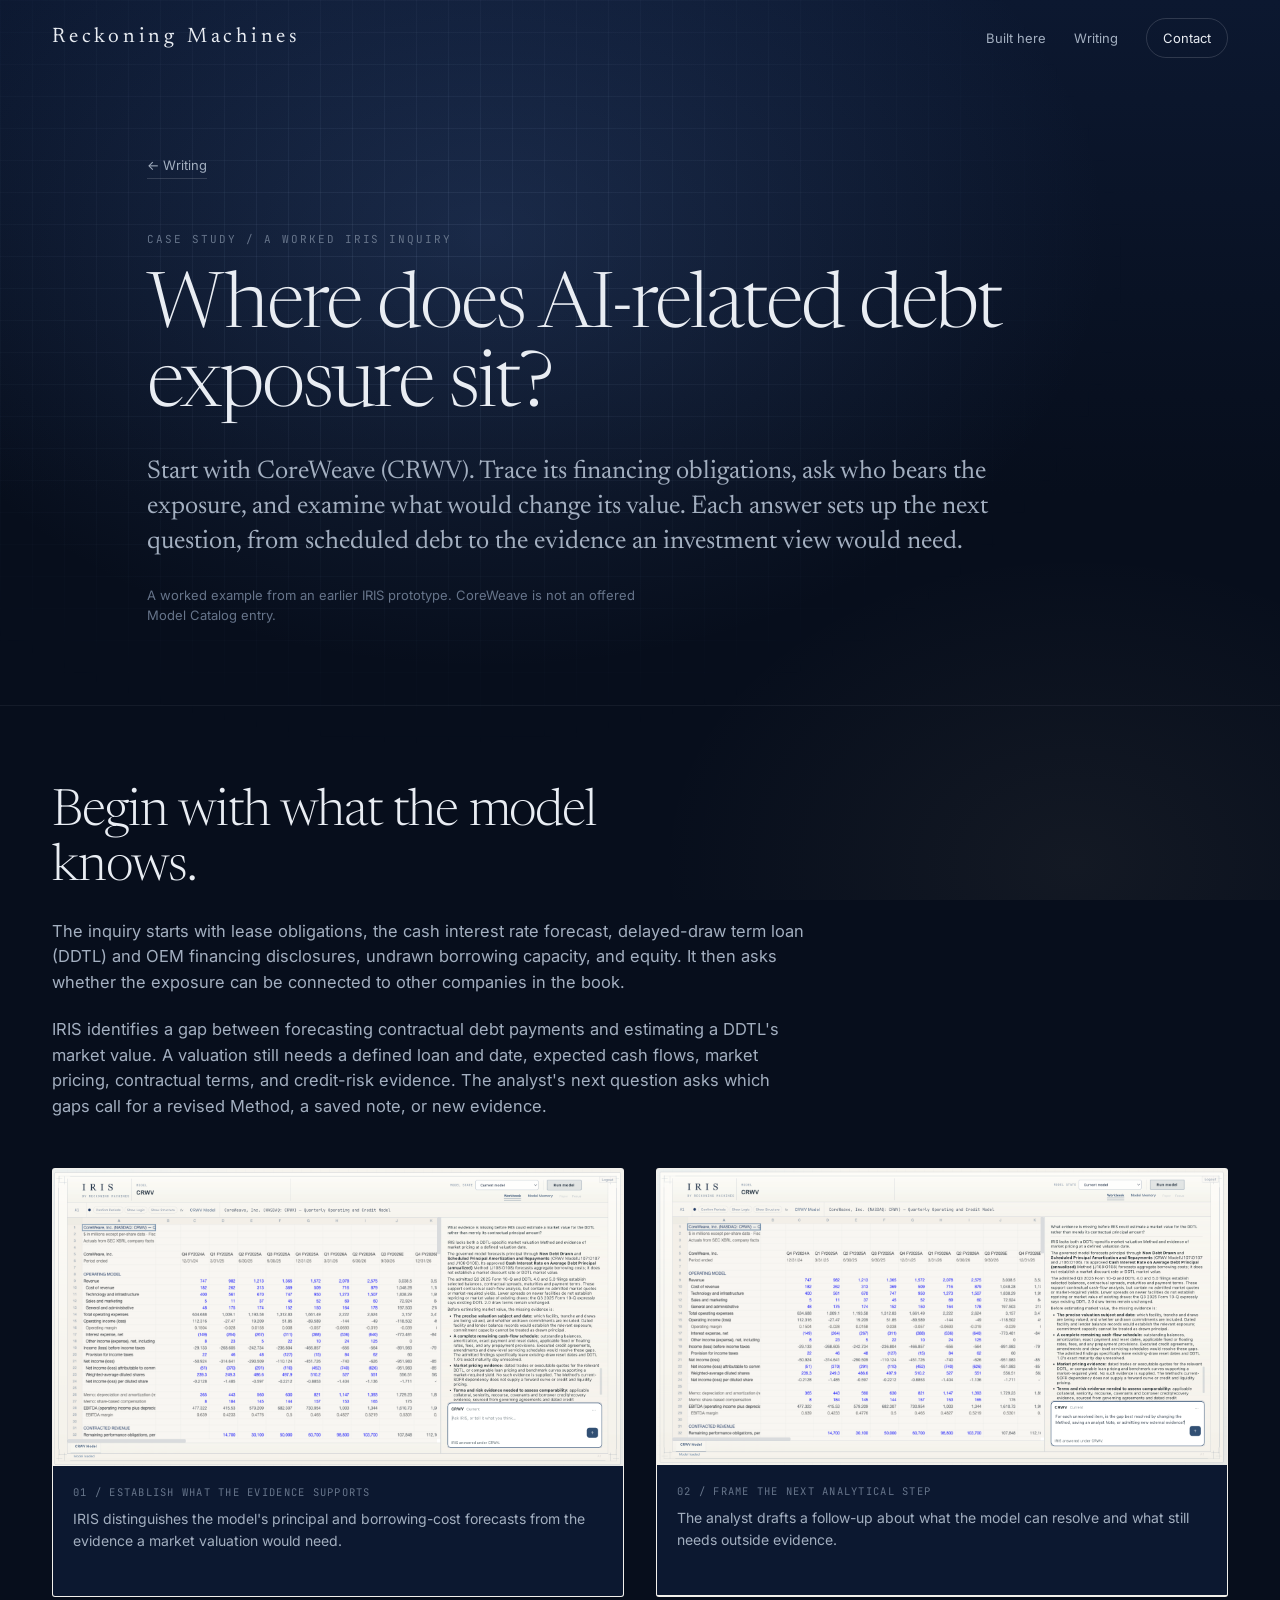
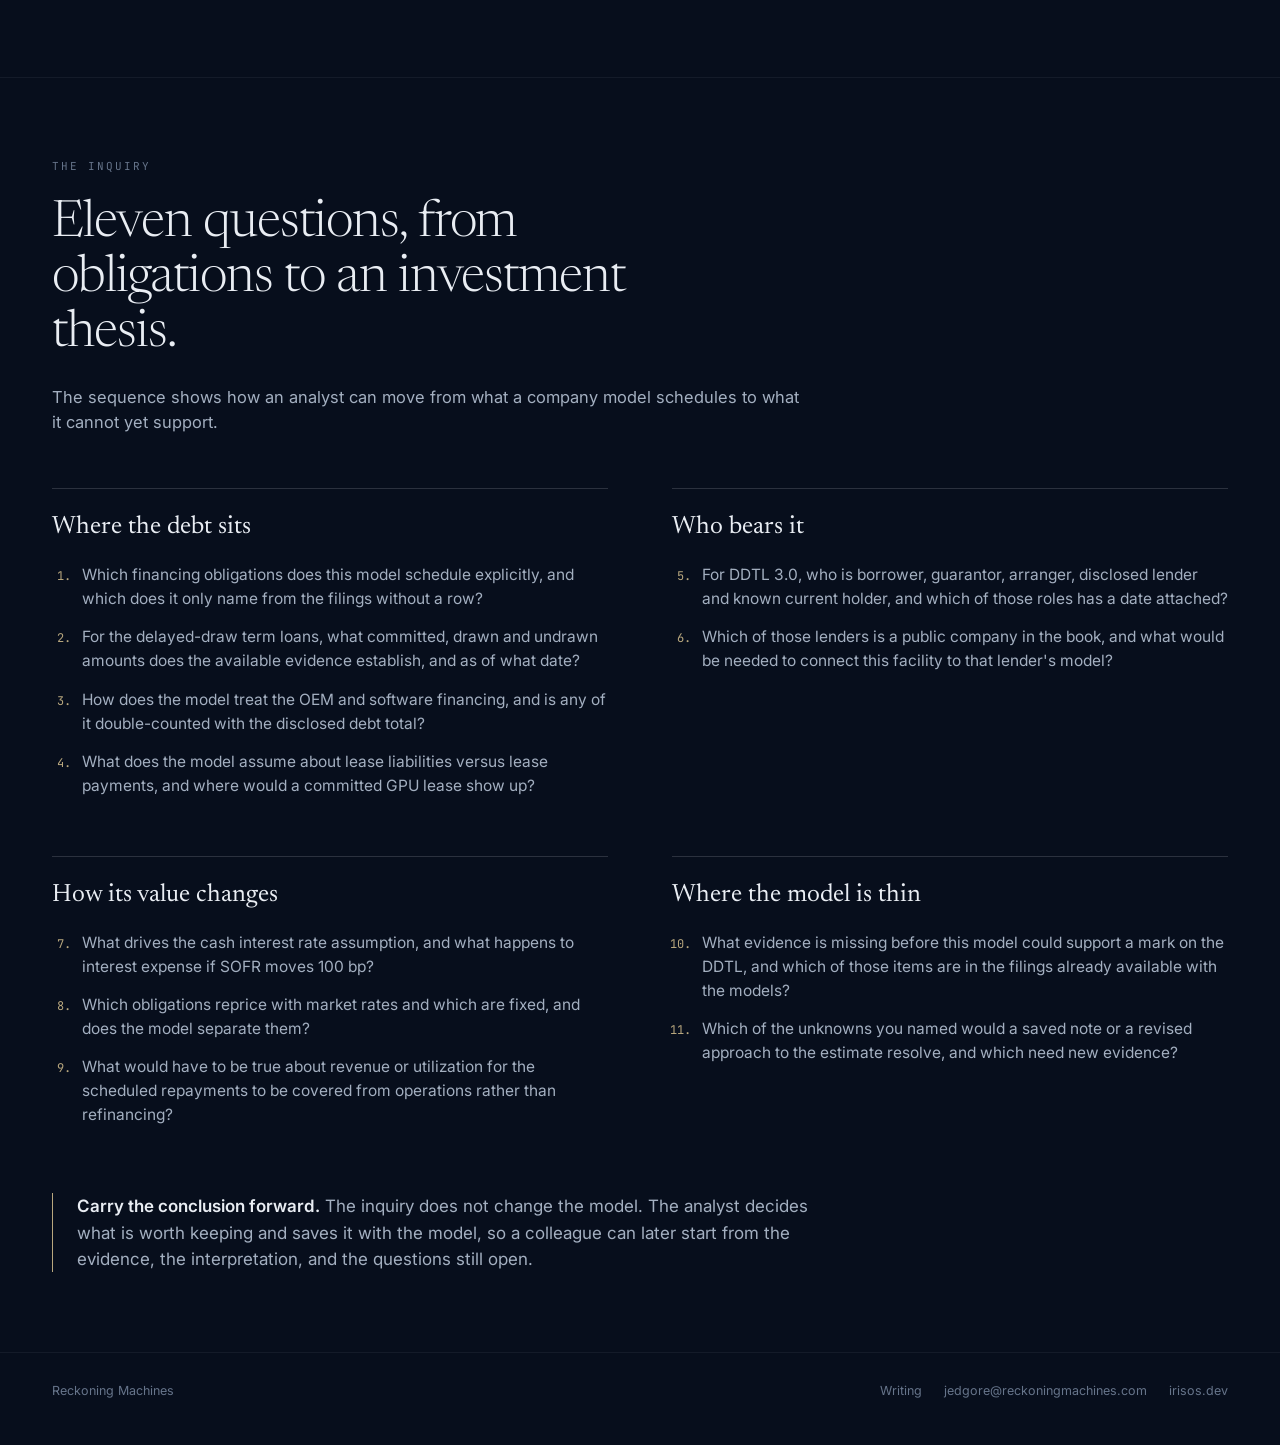
<file: ai-debt-case-study.html>
<!doctype html>
<html lang="en">
<head>
    <meta charset="utf-8">
    <meta name="viewport" content="width=device-width, initial-scale=1">
    <title>Where Does AI-Related Debt Exposure Sit? | Reckoning Machines</title>
    <meta name="description" content="A worked IRIS inquiry into CoreWeave's financing obligations, who bears the exposure, and what evidence an investment view still needs.">
    <meta property="og:title" content="Where Does AI-Related Debt Exposure Sit? | Reckoning Machines">
    <meta property="og:description" content="A worked IRIS inquiry into CoreWeave's financing obligations, who bears the exposure, and what evidence an investment view still needs.">
    <meta property="og:type" content="article">
    <meta property="og:url" content="https://reckoningmachines.com/ai-debt-case-study.html">
    <meta property="og:image" content="https://reckoningmachines.com/og-card.png">
    <meta name="twitter:card" content="summary_large_image">
    <link rel="preconnect" href="https://fonts.googleapis.com">
    <link rel="preconnect" href="https://fonts.gstatic.com" crossorigin>
    <link href="https://fonts.googleapis.com/css2?family=Newsreader:ital,opsz,wght@0,6..72,300;0,6..72,400;1,6..72,300;1,6..72,400&amp;family=Inter:wght@400;500;600&amp;family=JetBrains+Mono:wght@400;500&amp;display=swap" rel="stylesheet">
    <link rel="stylesheet" href="styles.css">
    <link rel="icon" href="./favicon.svg" type="image/svg+xml">
</head>
<body>
    <a class="skip" href="#main">Skip to content</a>
    <header class="top">
        <div class="container top-inner">
            <a class="wordmark" href="./index.html" aria-label="Reckoning Machines home">Reckoning Machines</a>
            <nav class="top-nav" aria-label="Primary">
                <a class="anchor" href="./index.html#built">Built here</a>
                <a class="anchor" href="./index.html#writing">Writing</a>
                <a class="cta" href="./index.html#contact">Contact</a>
            </nav>
        </div>
    </header>

    <main id="main">
        <article>
            <header class="case-hero">
                <div class="container">
                    <a class="case-back" href="./index.html#writing">← Writing</a>
                    <p class="eyebrow">Case study / A worked IRIS inquiry</p>
                    <h1>Where does <span class="case-nowrap">AI-related</span> debt exposure sit?</h1>
                    <p class="case-lede">Start with CoreWeave (CRWV). Trace its financing obligations, ask who bears the exposure, and examine what would change its value. Each answer sets up the next question, from scheduled debt to the evidence an investment view would need.</p>
                    <p class="case-note">A worked example from an earlier IRIS prototype. CoreWeave is not an offered Model Catalog entry.</p>
                </div>
            </header>

            <section class="case-section" aria-labelledby="evidence-title">
                <div class="container">
                    <div class="case-prose">
                        <h2 id="evidence-title">Begin with what the model knows.</h2>
                        <p>The inquiry starts with lease obligations, the cash interest rate forecast, delayed-draw term loan (DDTL) and OEM financing disclosures, undrawn borrowing capacity, and equity. It then asks whether the exposure can be connected to other companies in the book.</p>
                        <p>IRIS identifies a gap between forecasting contractual debt payments and estimating a DDTL's market value. A valuation still needs a defined loan and date, expected cash flows, market pricing, contractual terms, and credit-risk evidence. The analyst's next question asks which gaps call for a revised Method, a saved note, or new evidence.</p>
                    </div>
                    <div class="case-images">
                        <figure class="case-figure">
                            <a href="./iris-crwv-debt-evidence.png" target="_blank" rel="noopener" aria-label="Open CoreWeave debt evidence screenshot at full size in a new tab">
                                <img src="./iris-crwv-debt-evidence.png" width="3408" height="1776" loading="lazy" alt="CoreWeave workbook beside IRIS explaining the evidence still needed to estimate a delayed-draw term loan's market value">
                            </a>
                            <figcaption><span>01 / Establish what the evidence supports</span>IRIS distinguishes the model's principal and borrowing-cost forecasts from the evidence a market valuation would need.</figcaption>
                        </figure>
                        <figure class="case-figure">
                            <a href="./iris-crwv-debt-next-step.png" target="_blank" rel="noopener" aria-label="Open CoreWeave follow-up question screenshot at full size in a new tab">
                                <img src="./iris-crwv-debt-next-step.png" width="3424" height="1780" loading="lazy" alt="CoreWeave Research Rail with a follow-up drafted, asking which gaps need a revised Method, an analyst note, or additional evidence">
                            </a>
                            <figcaption><span>02 / Frame the next analytical step</span>The analyst drafts a follow-up about what the model can resolve and what still needs outside evidence.</figcaption>
                        </figure>
                    </div>
                </div>
            </section>

            <section class="case-section" aria-labelledby="questions-title">
                <div class="container">
                    <div class="case-prose">
                        <p class="eyebrow">The inquiry</p>
                        <h2 id="questions-title">Eleven questions, from obligations to an investment thesis.</h2>
                        <p>The sequence shows how an analyst can move from what a company model schedules to what it cannot yet support.</p>
                    </div>
                    <div class="case-questions">
                        <div>
                            <h3>Where the debt sits</h3>
                            <ol>
                                <li>Which financing obligations does this model schedule explicitly, and which does it only name from the filings without a row?</li>
                                <li>For the delayed-draw term loans, what committed, drawn and undrawn amounts does the available evidence establish, and as of what date?</li>
                                <li>How does the model treat the OEM and software financing, and is any of it double-counted with the disclosed debt total?</li>
                                <li>What does the model assume about lease liabilities versus lease payments, and where would a committed GPU lease show up?</li>
                            </ol>
                        </div>
                        <div>
                            <h3>Who bears it</h3>
                            <ol start="5">
                                <li>For DDTL 3.0, who is borrower, guarantor, arranger, disclosed lender and known current holder, and which of those roles has a date attached?</li>
                                <li>Which of those lenders is a public company in the book, and what would be needed to connect this facility to that lender's model?</li>
                            </ol>
                        </div>
                        <div>
                            <h3>How its value changes</h3>
                            <ol start="7">
                                <li>What drives the cash interest rate assumption, and what happens to interest expense if SOFR moves 100 bp?</li>
                                <li>Which obligations reprice with market rates and which are fixed, and does the model separate them?</li>
                                <li>What would have to be true about revenue or utilization for the scheduled repayments to be covered from operations rather than refinancing?</li>
                            </ol>
                        </div>
                        <div>
                            <h3>Where the model is thin</h3>
                            <ol start="10">
                                <li>What evidence is missing before this model could support a mark on the DDTL, and which of those items are in the filings already available with the models?</li>
                                <li>Which of the unknowns you named would a saved note or a revised approach to the estimate resolve, and which need new evidence?</li>
                            </ol>
                        </div>
                    </div>
                    <p class="case-close"><strong>Carry the conclusion forward.</strong> The inquiry does not change the model. The analyst decides what is worth keeping and saves it with the model, so a colleague can later start from the evidence, the interpretation, and the questions still open.</p>
                </div>
            </section>
        </article>
    </main>

    <footer>
        <div class="container foot-inner">
            <div>Reckoning Machines</div>
            <nav class="foot-links" aria-label="Footer">
                <a href="./index.html#writing">Writing</a>
                <a href="mailto:jedgore@reckoningmachines.com?subject=Reckoning%20Machines%20inquiry">jedgore@reckoningmachines.com</a>
                <a href="https://irisos.dev">irisos.dev</a>
            </nav>
        </div>
    </footer>
</body>
</html>
</file>
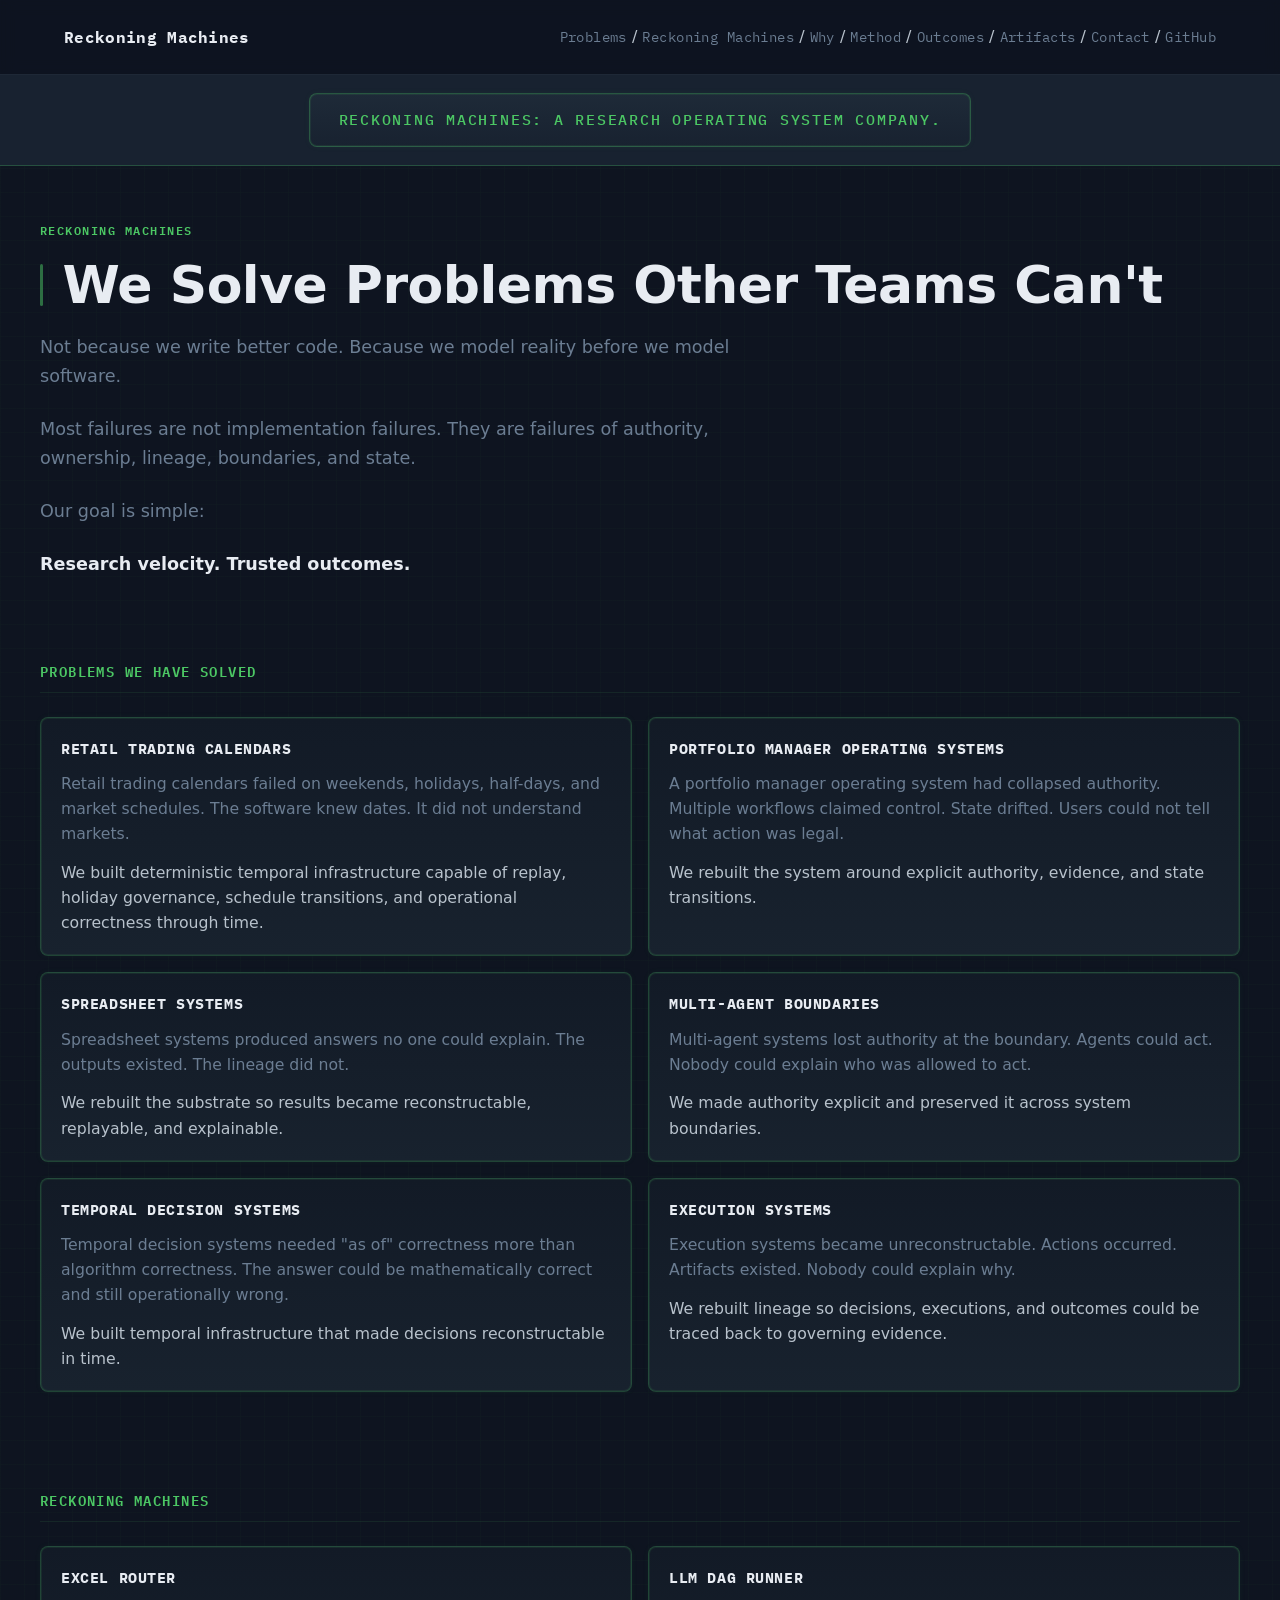
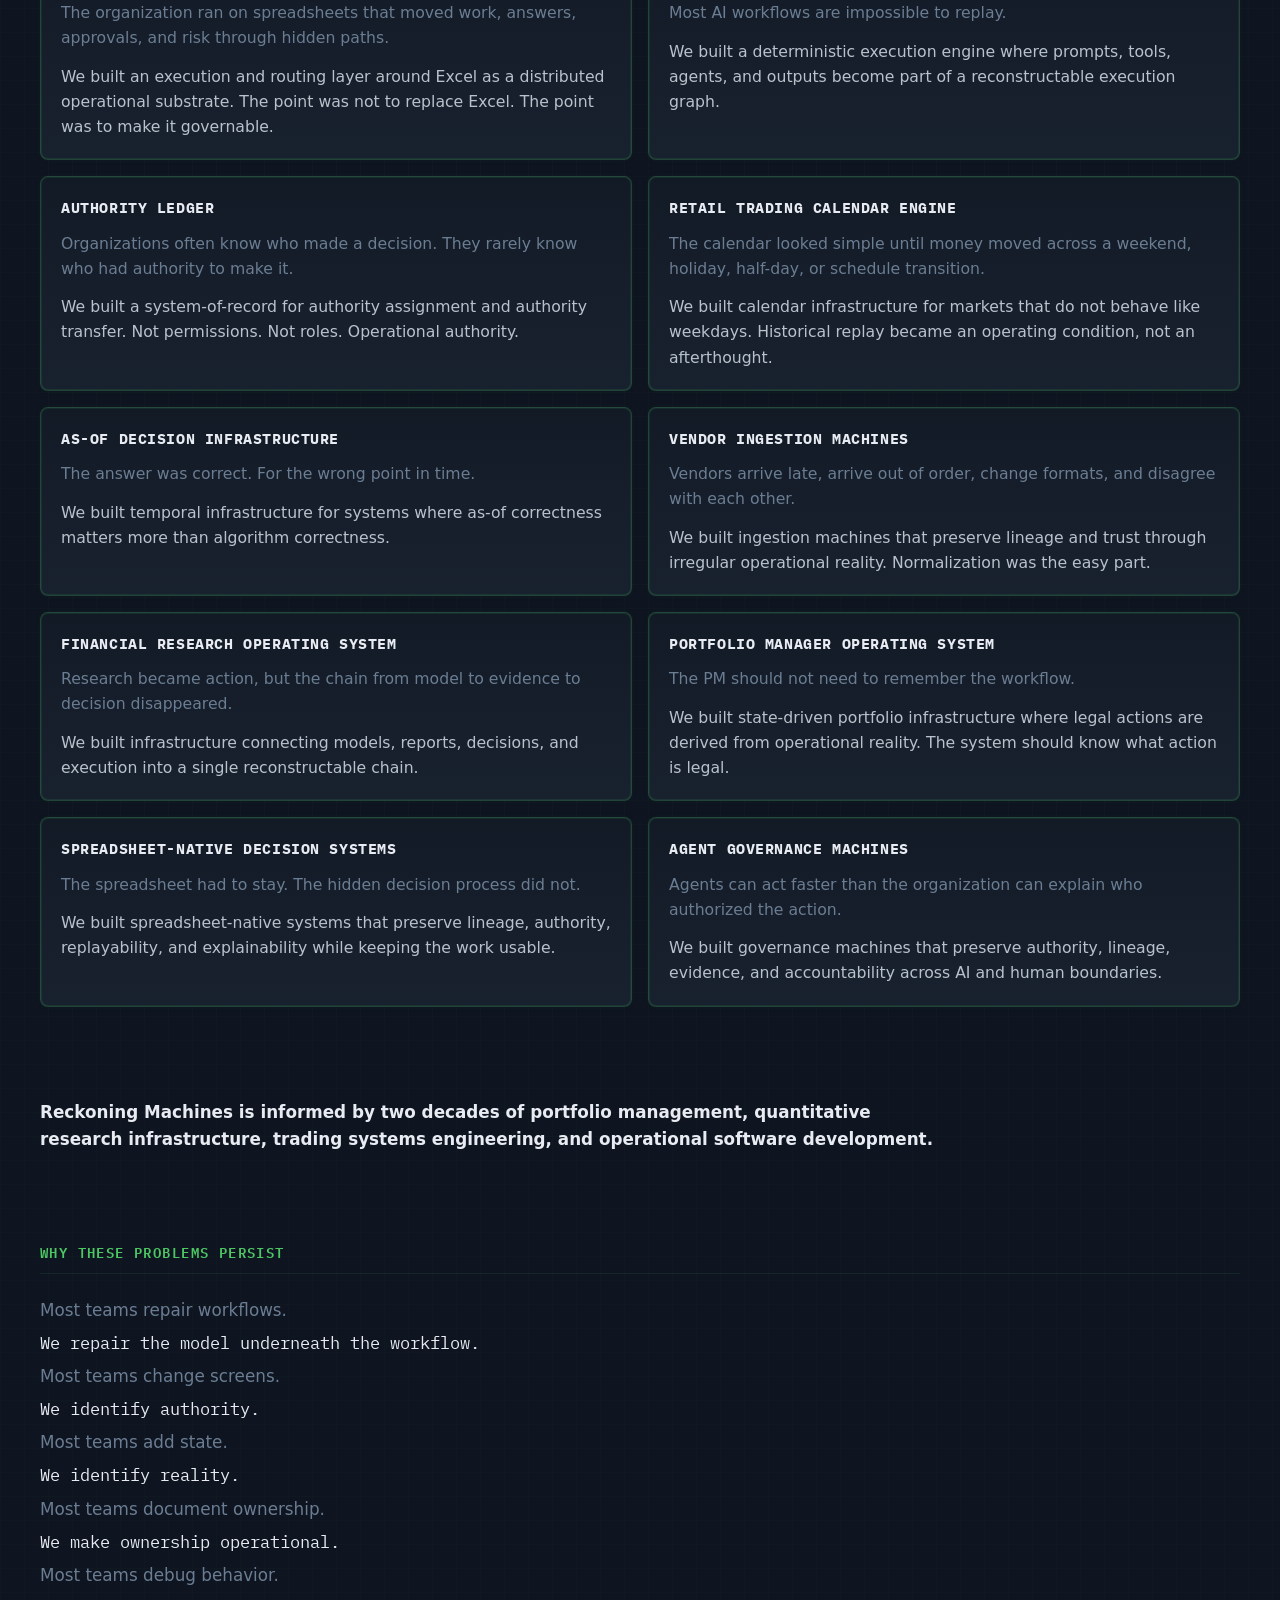
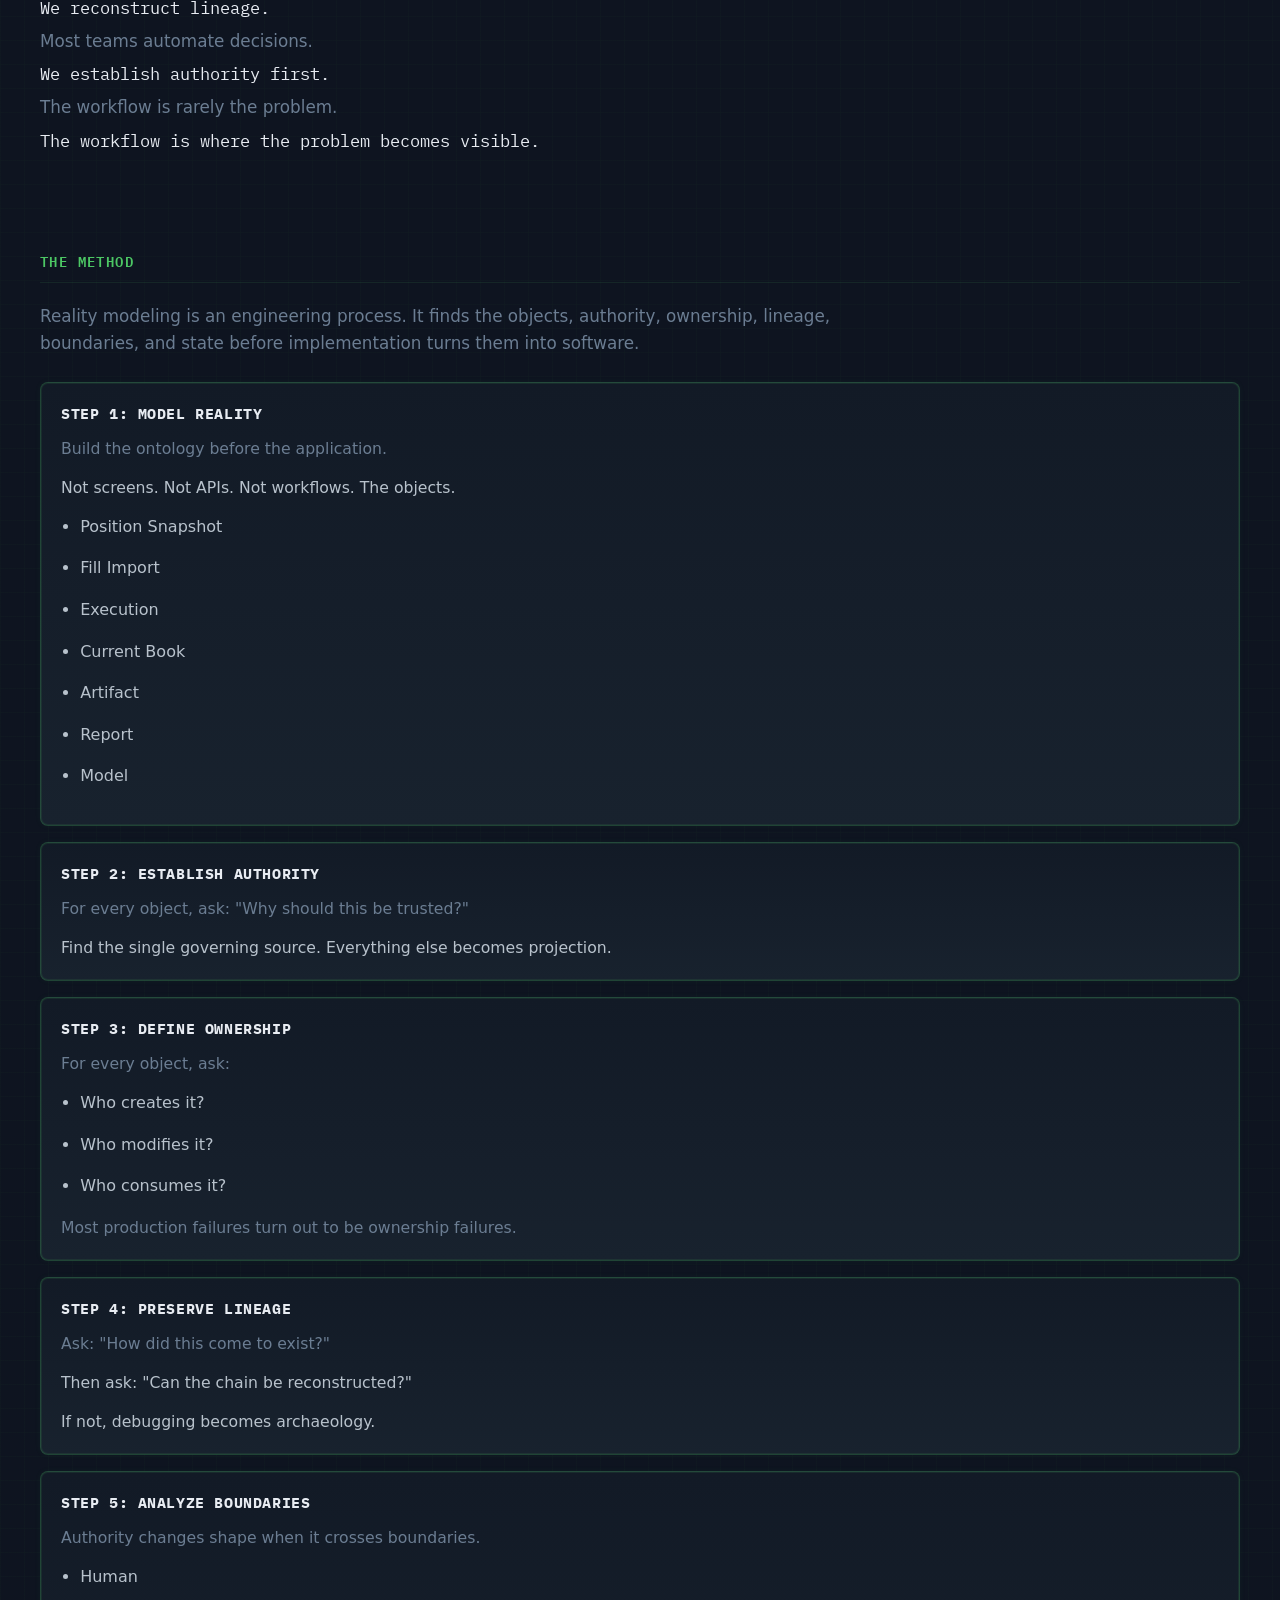
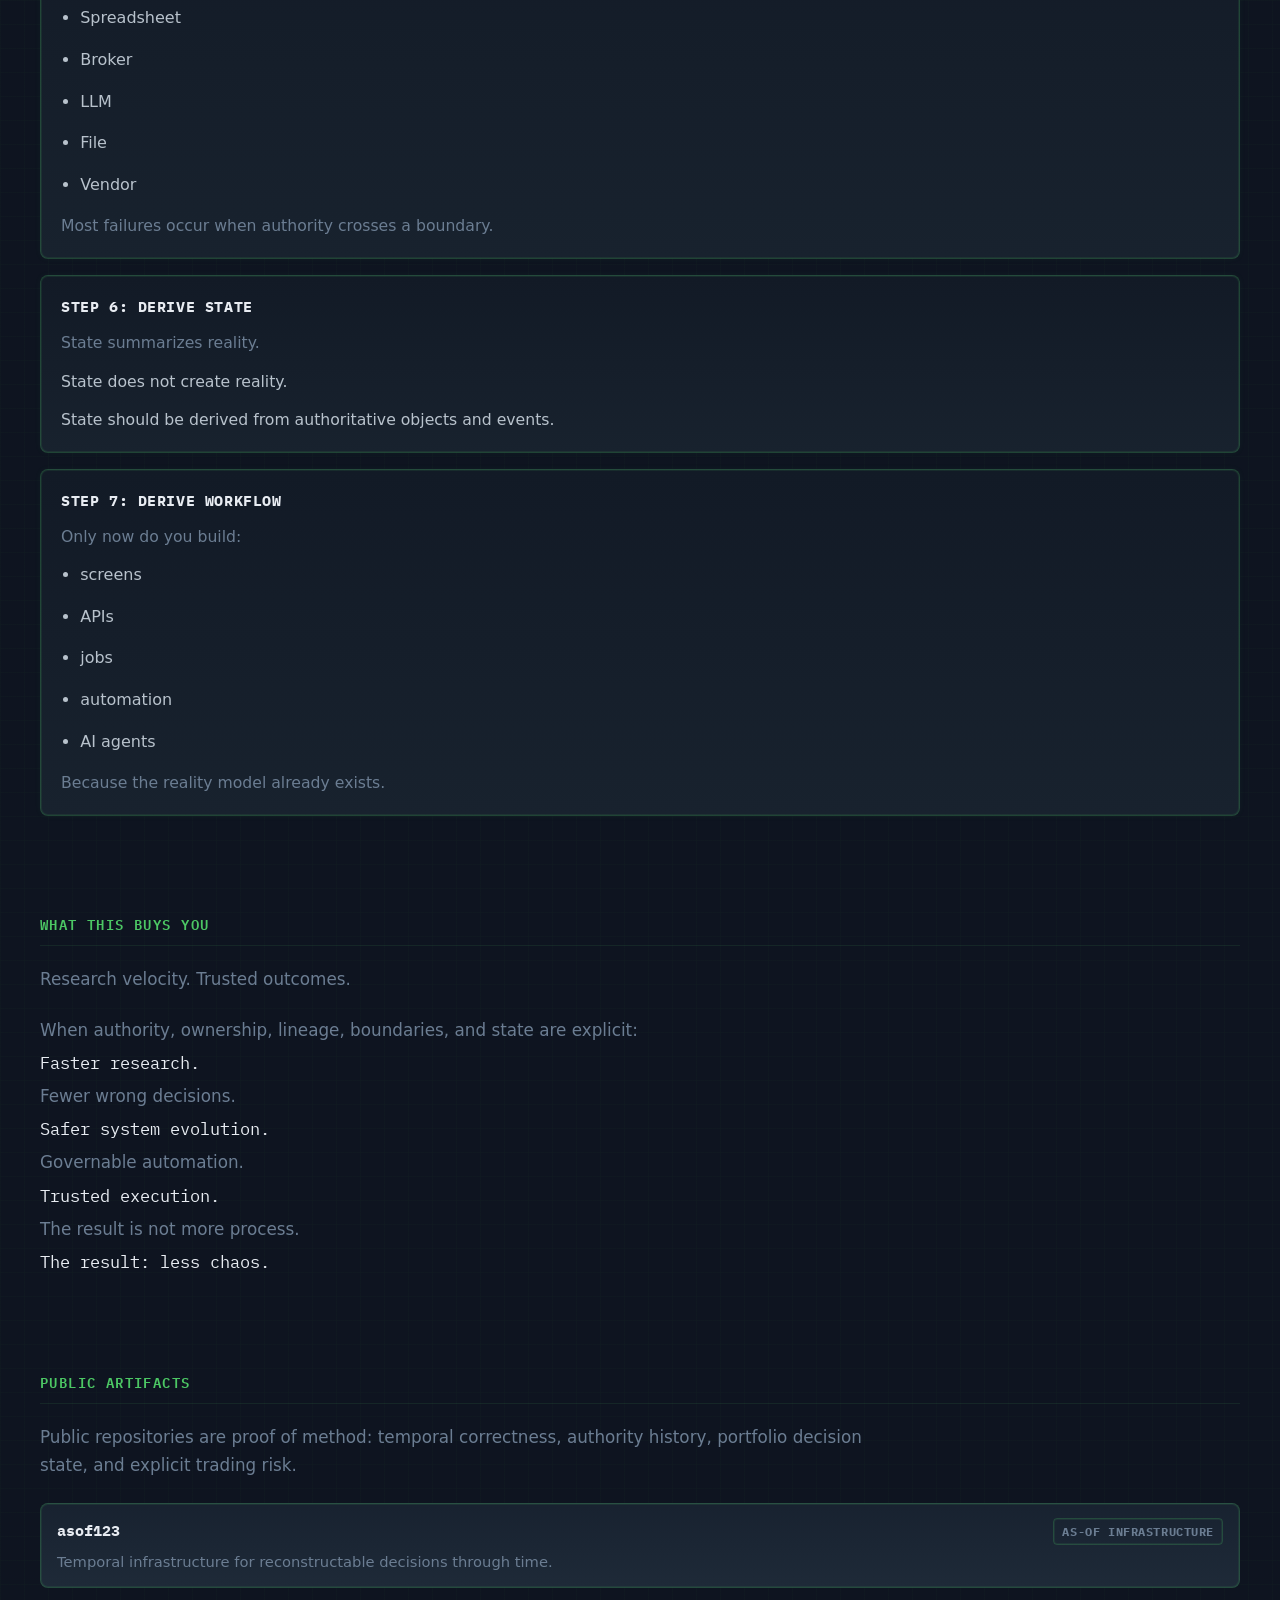
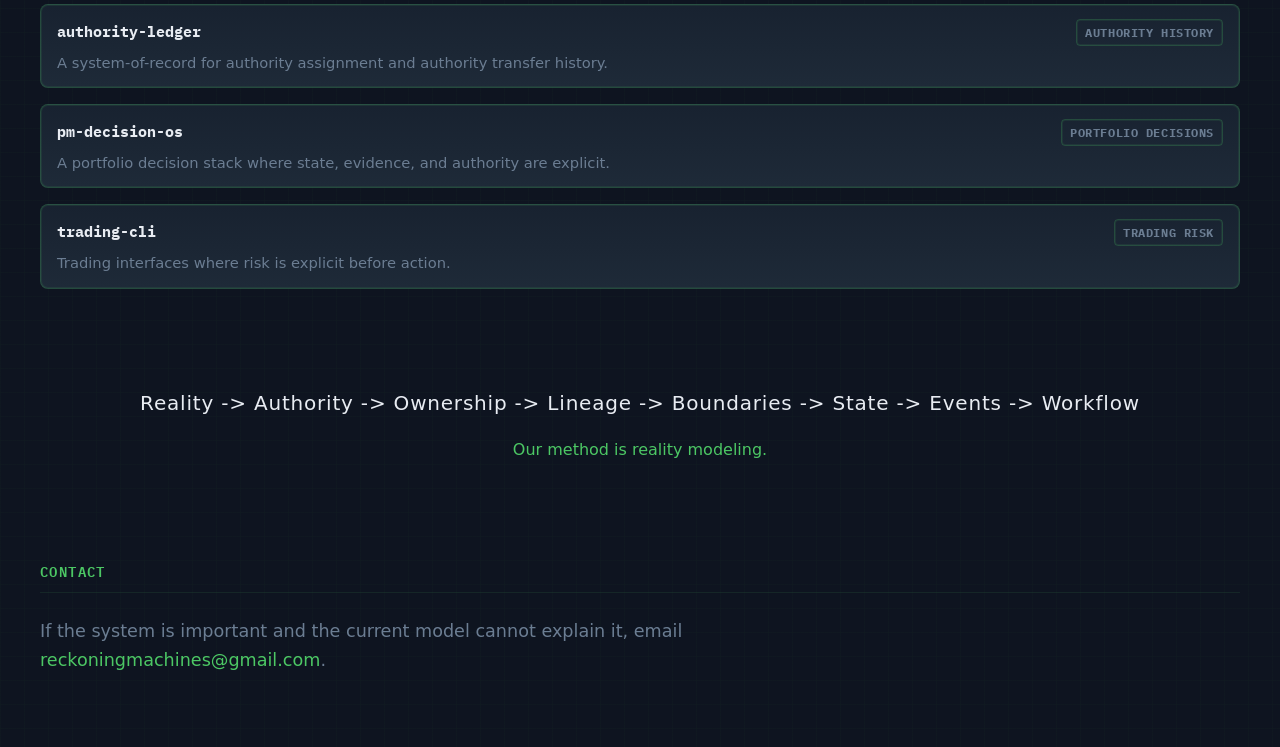
<file: index.backup.html>
<!doctype html>
<html lang="en">

<head>
    <meta charset="utf-8" />
    <meta name="viewport" content="width=device-width, initial-scale=1" />
    <title>Reckoning Machines - We Solve Problems Other Teams Can't</title>
    <meta name="description"
        content="Reckoning Machines repairs and builds high-consequence systems by modeling reality, authority, ownership, lineage, boundaries, and state before workflows." />
    <meta name="theme-color" content="#0e1420" />
    <meta property="og:title" content="Reckoning Machines - We Solve Problems Other Teams Can't" />
    <meta property="og:description"
        content="We repair and build high-consequence systems by modeling reality before software." />
    <meta property="og:type" content="website" />
    <meta property="og:image" content="/og-image.png" />
    <meta property="og:url" content="https://reckoning-machines.github.io/" />
    <link rel="icon"
        href="data:image/svg+xml,%3Csvg xmlns='http://www.w3.org/2000/svg' viewBox='0 0 100 100'%3E%3Crect width='100' height='100' rx='20' fill='%230f172a'/%3E%3Cpath d='M20,70 L40,30 L55,55 L80,20' stroke='%23a3e635' stroke-width='8' fill='none' stroke-linecap='round'/%3E%3Ccircle cx='80' cy='20' r='6' fill='%23a3e635'/%3E%3C/svg%3E" />
    <script type="application/ld+json">
    {
      "@context": "https://schema.org",
      "@type": "Organization",
      "name": "Reckoning Machines",
      "url": "https://reckoning-machines.github.io/",
      "description": "High-consequence systems repair and build work grounded in reality modeling",
      "email": "reckoningmachines@gmail.com"
    }
    </script>
    <link rel="preconnect" href="https://rsms.me" />
    <link rel="stylesheet" href="https://rsms.me/inter/inter.css" />
    <link rel="preconnect" href="https://fonts.googleapis.com" />
    <link rel="preconnect" href="https://fonts.gstatic.com" crossorigin />
    <link href="https://fonts.googleapis.com/css2?family=IBM+Plex+Mono:wght@400;500;600&amp;display=swap"
        rel="stylesheet" />
    <style>
        /* ===== Step 0 - Design Tokens ===== */
        :root {
            /* Step 1: Lifted base background (~8% brighter, still deep navy) */
            --bg-base: #0e1420;
            --bg-surface: #121a26;
            --bg-elevated: #182230;

            /* Step 5: Three-tier text hierarchy */
            --text-heading: #e8ecf2;
            --text-primary: #b8c2cc;
            --text-muted: #6b7d92;

            --phosphor: #4cc764;
            --phosphor-dim: rgba(76, 199, 100, 0.12);
            --phosphor-glow: rgba(76, 199, 100, 0.06);
            --phosphor-border: rgba(76, 199, 100, 0.18);

            --amber: #c9a84c;
            --amber-dim: rgba(201, 168, 76, 0.10);

            --border-hard: rgba(76, 199, 100, 0.24);
            --border-soft: rgba(76, 199, 100, 0.10);
            --border-muted: #1e2836;

            --glow-sm: 0 0 6px rgba(76, 199, 100, 0.05);
            --glow-md: 0 0 14px rgba(76, 199, 100, 0.08);

            /* Step 2: Panel gradient for emissive floor effect */
            --panel-gradient: linear-gradient(to bottom, var(--bg-surface) 0%, #18222e 100%);

            --radius: 8px;
            --radius-sm: 4px;

            --font-body: "Inter var", Inter, system-ui, -apple-system, Segoe UI, Roboto, Ubuntu, Cantarell, Noto Sans, sans-serif;
            --font-mono: "IBM Plex Mono", "SF Mono", "Fira Code", "Fira Mono", "Roboto Mono", Menlo, Consolas, monospace;

            --max: 1200px;
        }

        * {
            box-sizing: border-box
        }

        html,
        body {
            height: 100%
        }

        /* ===== Step 1 - Background Grid Instrumentation ===== */
        body {
            margin: 0;
            font-family: var(--font-body);
            background-color: var(--bg-base);
            background-image:
                linear-gradient(rgba(76, 199, 100, 0.018) 1px, transparent 1px),
                linear-gradient(90deg, rgba(76, 199, 100, 0.018) 1px, transparent 1px);
            background-size: 24px 24px;
            color: var(--text-primary);
            line-height: 1.65;
            -webkit-font-smoothing: antialiased;
        }

        a {
            color: var(--phosphor);
            text-decoration: none
        }

        a:hover {
            text-decoration: underline
        }

        /* ===== Layout ===== */
        .wrap {
            max-width: var(--max);
            margin-inline: auto;
            padding: clamp(16px, 2vw, 24px)
        }

        /* ===== Header ===== */
        header {
            position: sticky;
            top: 0;
            backdrop-filter: blur(8px);
            background: color-mix(in oklab, var(--bg-base) 88%, transparent);
            border-bottom: 1px solid var(--border-muted);
            z-index: 100;
        }

        .nav {
            display: flex;
            justify-content: space-between;
            align-items: center;
        }

        .brand {
            display: flex;
            gap: .75rem;
            align-items: center;
            font-weight: 750;
            font-family: var(--font-mono);
            letter-spacing: 0.02em;
            color: var(--text-heading);
        }

        nav a {
            color: var(--text-muted);
            font-family: var(--font-mono);
            font-size: 0.88rem;
            letter-spacing: 0.03em;
        }

        nav a:hover {
            color: var(--text-primary);
            text-decoration: none;
        }

        /* ===== Step 6 - Mission Placard (Hero Banner) ===== */
        .tagline-banner {
            width: 100%;
            background: var(--bg-elevated);
            border-bottom: 1px solid rgba(76, 199, 100, 0.28);
            padding: clamp(0.8rem, 1.5vw, 1.1rem) 0;
        }

        .tagline-banner .pill {
            margin: 0 auto;
            width: fit-content;
            padding: clamp(0.7rem, 1.1vw, 1rem) clamp(1.4rem, 2.2vw, 2rem);
            font-size: clamp(0.82rem, 1.5vw, 0.92rem);
            font-family: var(--font-mono);
            font-weight: 500;
            letter-spacing: 0.12em;
            text-transform: uppercase;
            background: linear-gradient(to bottom, #1e2a38 0%, var(--bg-elevated) 100%);
            border: 1px solid rgba(76, 199, 100, 0.32);
            box-shadow:
                inset 0 0 0 1px var(--border-soft),
                var(--glow-sm);
            color: var(--phosphor);
            border-radius: var(--radius);
            text-align: center;
            white-space: nowrap;
        }

        /* ===== Hero ===== */
        .hero {
            display: block;
            padding: clamp(3rem, 6vh, 4.5rem) 0 2.25rem;
        }

        /* Step 3: Headings use --text-heading for authority */
        .h1 {
            font-size: clamp(2.25rem, 4.8vw, 3.25rem);
            line-height: 1.1;
            font-weight: 780;
            margin: 0.8rem 0 1.2rem;
            letter-spacing: -0.01em;
            position: relative;
            padding-left: 1.4rem;
            color: var(--text-heading);
        }

        .h1::before {
            content: "";
            position: absolute;
            left: 0;
            top: 0.15em;
            bottom: 0.15em;
            width: 3px;
            background: var(--phosphor);
            opacity: 0.5;
            border-radius: 2px;
        }

        .sub {
            font-size: 1.1rem;
            font-weight: 420;
            max-width: 65ch;
            color: var(--text-muted);
            margin-bottom: 1.5rem;
        }

        /* ===== Philosophy Stack ===== */
        .philosophy-stack {
            display: flex;
            flex-direction: column;
            gap: 1.5rem;
            margin-top: 2rem;
        }

        /* ===== Step 2 - Instrument Panels (Cards) with Emissive Floor ===== */
        .value-card,
        .proof-card {
            background: var(--panel-gradient);
            border: 1px solid var(--border-hard);
            box-shadow:
                inset 0 0 0 1px var(--border-soft),
                var(--glow-sm);
            padding: 24px;
            border-radius: var(--radius);
            position: relative;
            transition: border-color 150ms ease, box-shadow 150ms ease;
        }

        .value-card:hover,
        .proof-card:hover {
            border-color: rgba(76, 199, 100, 0.35);
            box-shadow:
                inset 0 0 0 1px rgba(76, 199, 100, 0.14),
                var(--glow-md);
        }

        /* ===== Step 3 - System Readout Labels (Card Headings) ===== */
        .value-card h3,
        .proof-card h3 {
            font-family: var(--font-mono);
            font-size: 0.82rem;
            font-weight: 600;
            text-transform: uppercase;
            letter-spacing: 0.10em;
            color: var(--phosphor);
            margin: 0 0 0.6rem;
            padding-bottom: 0.6rem;
            border-bottom: 1px solid var(--border-soft);
        }

        .value-card p {
            color: var(--text-muted);
            margin: 0;
            font-size: 1rem;
            line-height: 1.6;
        }

        .eyebrow {
            color: var(--phosphor);
            font-family: var(--font-mono);
            font-size: 0.78rem;
            font-weight: 600;
            letter-spacing: 0.12em;
            margin: 0 0 1rem;
            text-transform: uppercase;
        }

        .problem-grid,
        .system-grid,
        .method-grid {
            display: grid;
            gap: 1rem;
        }

        .problem-grid,
        .system-grid {
            grid-template-columns: repeat(2, minmax(0, 1fr));
        }

        .method-grid {
            grid-template-columns: 1fr;
        }

        .problem-card,
        .system-card,
        .method-card {
            background: var(--panel-gradient);
            border: 1px solid var(--border-hard);
            border-radius: var(--radius);
            box-shadow:
                inset 0 0 0 1px var(--border-soft),
                var(--glow-sm);
            padding: 20px;
        }

        .problem-card h3,
        .system-card h3,
        .method-card h3 {
            color: var(--text-heading);
            font-family: var(--font-mono);
            font-size: 0.92rem;
            letter-spacing: 0.04em;
            line-height: 1.45;
            margin: 0 0 0.75rem;
            text-transform: uppercase;
        }

        .problem-card p,
        .system-card p,
        .method-card p {
            color: var(--text-muted);
            font-size: 0.98rem;
            line-height: 1.6;
            margin: 0;
        }

        .problem-card p + p,
        .system-card p + p,
        .method-card p + p {
            color: var(--text-primary);
            margin-top: 0.85rem;
        }

        .method-card ul {
            color: var(--text-primary);
            margin: 0.85rem 0 0;
            padding-left: 1.2rem;
        }

        .method-card li {
            margin-bottom: 0.35rem;
        }

        .section-intro {
            color: var(--text-muted);
            font-size: 1.05rem;
            margin: -0.25rem 0 1.5rem;
            max-width: 78ch;
        }

        .section .experience-line {
            color: var(--text-heading);
            font-weight: 700;
        }

        .hero-outcome {
            color: var(--text-heading);
            font-weight: 700;
        }

        .experience-section {
            padding-bottom: clamp(8px, 1.4vw, 14px);
        }

        .experience-section + .section {
            padding-top: clamp(8px, 1.4vw, 14px);
        }

        .persistence-ladder {
            display: grid;
            gap: 0.55rem;
            max-width: 78ch;
        }

        .persistence-ladder p {
            color: var(--text-muted);
            font-size: 1.05rem;
            line-height: 1.45;
            margin: 0;
        }

        .persistence-ladder p:nth-child(even) {
            color: var(--text-heading);
            font-family: var(--font-mono);
        }

        /* ===== Proof Card List ===== */
        .proof-card ul {
            list-style: none;
            padding-left: 0;
            margin: 0;
        }

        .proof-card li {
            position: relative;
            padding-left: 2rem;
            margin-bottom: 0.9rem;
            font-size: 1rem;
            color: var(--text-primary);
            line-height: 1.55;
        }

        .proof-card li::before {
            content: ">";
            position: absolute;
            left: 0.4rem;
            color: var(--phosphor);
            opacity: 0.6;
            font-weight: bold;
            font-family: var(--font-mono);
        }

        /* ===== Repo Grid ===== */
        .repo-grid {
            display: grid;
            gap: 1rem;
        }

        .repo-card {
            padding: 14px 16px;
            border-radius: var(--radius);
            border: 1px solid var(--border-hard);
            background: linear-gradient(to bottom, var(--bg-elevated) 0%, #1e2a38 100%);
            box-shadow: inset 0 0 0 1px var(--border-soft);
            color: var(--text-primary);
            transition: border-color 150ms ease, box-shadow 150ms ease;
        }

        .repo-card:hover {
            border-color: rgba(76, 199, 100, 0.35);
            box-shadow:
                inset 0 0 0 1px rgba(76, 199, 100, 0.14),
                var(--glow-sm);
            text-decoration: none;
        }

        .repo-title {
            display: flex;
            align-items: baseline;
            justify-content: space-between;
            gap: 12px;
            font-weight: 700;
            font-family: var(--font-mono);
            font-size: 0.95rem;
            margin-bottom: 6px;
            color: var(--text-heading);
        }

        .repo-meta {
            color: var(--text-muted);
            font-size: 0.92rem;
            line-height: 1.45;
        }

        /* ===== Step 4 - Hardware Tag Chips ===== */
        .badge {
            display: inline-flex;
            align-items: center;
            gap: 6px;
            padding: 3px 8px;
            border-radius: var(--radius-sm);
            border: 1px solid var(--border-hard);
            box-shadow: inset 0 0 0 1px var(--border-soft);
            color: var(--text-muted);
            font-family: var(--font-mono);
            font-size: 0.72rem;
            letter-spacing: 0.05em;
            text-transform: uppercase;
            white-space: nowrap;
        }

        /* ===== Step 3 - Section Headings (System Readouts) ===== */
        .section h2 {
            font-family: var(--font-mono);
            font-size: 0.88rem;
            font-weight: 600;
            text-transform: uppercase;
            letter-spacing: 0.10em;
            color: var(--phosphor);
            margin: 0 0 1.5rem;
            padding-bottom: 0.6rem;
            border-bottom: 1px solid var(--border-soft);
        }

        /* ===== Step 7 - Sections & Spacing ===== */
        .section {
            padding: clamp(32px, 5vw, 48px) 0;
        }

        .hero + .section {
            padding-top: clamp(12px, 2vw, 20px);
        }

        .section ul {
            padding-left: 1.2rem;
        }

        .section li {
            margin-bottom: 1rem;
            line-height: 1.6;
        }

        .section li strong {
            color: var(--text-heading);
        }

        .section p {
            color: var(--text-muted);
        }

        /* ===== Footer ===== */
        footer {
            border-top: 1px solid var(--border-muted);
            padding: clamp(40px, 6vw, 72px) 0;
            color: var(--text-muted);
            font-size: 0.88rem;
            font-family: var(--font-mono);
            letter-spacing: 0.02em;
        }

        .footer-doctrine {
            display: grid;
            gap: 1rem;
            justify-items: center;
            text-align: center;
        }

        .footer-chain {
            color: var(--text-heading);
            font-size: clamp(0.95rem, 2vw, 1.25rem);
            letter-spacing: 0.04em;
            line-height: 1.8;
        }

        .footer-line {
            color: var(--phosphor);
        }

        /* ===== Step 5 - Focus States ===== */
        a:focus-visible {
            outline: 2px solid var(--phosphor);
            outline-offset: 2px;
            border-radius: 2px;
        }

        .repo-card:focus-visible {
            outline: 2px solid var(--phosphor);
            outline-offset: 2px;
        }

        /* ===== Responsive ===== */
        @media (max-width: 900px) {
            .problem-grid,
            .system-grid,
            .method-grid {
                grid-template-columns: 1fr;
            }

            .philosophy-stack {
                margin-top: 1.5rem;
            }
        }
    </style>
</head>

<body>
    <header>
        <div class="wrap nav">
            <div class="brand">Reckoning Machines</div>
            <nav>
                <a href="#problems">Problems</a> /
                <a href="#systems">Reckoning Machines</a> /
                <a href="#persistence">Why</a> /
                <a href="#method">Method</a> /
                <a href="#outcomes">Outcomes</a> /
                <a href="#repos">Artifacts</a> /
                <a href="#contact">Contact</a> /
                <a href="https://github.com/reckoning-machines" target="_blank" rel="noopener">GitHub</a>
            </nav>
        </div>
    </header>

    <div class="tagline-banner">
        <div class="pill">
            Reckoning Machines: A research operating system company.
        </div>
    </div>

    <main id="home">
        <section class="wrap hero">
            <div>
                <p class="eyebrow">Reckoning Machines</p>
                <h1 class="h1">
                    We Solve Problems Other Teams Can't
                </h1>
                <p class="sub">
                    Not because we write better code. Because we model reality before we model software.
                </p>
                <p class="sub">
                    Most failures are not implementation failures. They are failures of authority,
                    ownership, lineage, boundaries, and state.
                </p>
                <p class="sub">
                    Our goal is simple:
                </p>
                <p class="sub">
                    <strong class="hero-outcome">Research velocity. Trusted outcomes.</strong>
                </p>
            </div>
        </section>

        <section id="problems" class="wrap section">
            <h2>Problems We Have Solved</h2>
            <div class="problem-grid">
                <article class="problem-card">
                    <h3>Retail trading calendars</h3>
                    <p>
                        Retail trading calendars failed on weekends, holidays, half-days, and market schedules.
                        The software knew dates. It did not understand markets.
                    </p>
                    <p>
                        We built deterministic temporal infrastructure capable of replay, holiday governance,
                        schedule transitions, and operational correctness through time.
                    </p>
                </article>
                <article class="problem-card">
                    <h3>Portfolio manager operating systems</h3>
                    <p>
                        A portfolio manager operating system had collapsed authority. Multiple workflows
                        claimed control. State drifted. Users could not tell what action was legal.
                    </p>
                    <p>
                        We rebuilt the system around explicit authority, evidence, and state transitions.
                    </p>
                </article>
                <article class="problem-card">
                    <h3>Spreadsheet systems</h3>
                    <p>
                        Spreadsheet systems produced answers no one could explain. The outputs existed.
                        The lineage did not.
                    </p>
                    <p>
                        We rebuilt the substrate so results became reconstructable, replayable, and explainable.
                    </p>
                </article>
                <article class="problem-card">
                    <h3>Multi-agent boundaries</h3>
                    <p>
                        Multi-agent systems lost authority at the boundary. Agents could act.
                        Nobody could explain who was allowed to act.
                    </p>
                    <p>
                        We made authority explicit and preserved it across system boundaries.
                    </p>
                </article>
                <article class="problem-card">
                    <h3>Temporal decision systems</h3>
                    <p>
                        Temporal decision systems needed "as of" correctness more than algorithm correctness.
                        The answer could be mathematically correct and still operationally wrong.
                    </p>
                    <p>
                        We built temporal infrastructure that made decisions reconstructable in time.
                    </p>
                </article>
                <article class="problem-card">
                    <h3>Execution systems</h3>
                    <p>
                        Execution systems became unreconstructable. Actions occurred. Artifacts existed.
                        Nobody could explain why.
                    </p>
                    <p>
                        We rebuilt lineage so decisions, executions, and outcomes could be traced back to
                        governing evidence.
                    </p>
                </article>
            </div>
        </section>

        <section id="systems" class="wrap section">
            <h2>Reckoning Machines</h2>
            <div class="system-grid">
                <article class="system-card">
                    <h3>Excel Router</h3>
                    <p>
                        The organization ran on spreadsheets that moved work, answers, approvals,
                        and risk through hidden paths.
                    </p>
                    <p>
                        We built an execution and routing layer around Excel as a distributed
                        operational substrate. The point was not to replace Excel. The point was to
                        make it governable.
                    </p>
                </article>
                <article class="system-card">
                    <h3>LLM DAG Runner</h3>
                    <p>
                        Most AI workflows are impossible to replay.
                    </p>
                    <p>
                        We built a deterministic execution engine where prompts, tools, agents, and
                        outputs become part of a reconstructable execution graph.
                    </p>
                </article>
                <article class="system-card">
                    <h3>Authority Ledger</h3>
                    <p>
                        Organizations often know who made a decision. They rarely know who had
                        authority to make it.
                    </p>
                    <p>
                        We built a system-of-record for authority assignment and authority transfer.
                        Not permissions. Not roles. Operational authority.
                    </p>
                </article>
                <article class="system-card">
                    <h3>Retail Trading Calendar Engine</h3>
                    <p>
                        The calendar looked simple until money moved across a weekend, holiday,
                        half-day, or schedule transition.
                    </p>
                    <p>
                        We built calendar infrastructure for markets that do not behave like weekdays.
                        Historical replay became an operating condition, not an afterthought.
                    </p>
                </article>
                <article class="system-card">
                    <h3>As-Of Decision Infrastructure</h3>
                    <p>
                        The answer was correct. For the wrong point in time.
                    </p>
                    <p>
                        We built temporal infrastructure for systems where as-of correctness matters
                        more than algorithm correctness.
                    </p>
                </article>
                <article class="system-card">
                    <h3>Vendor Ingestion Machines</h3>
                    <p>
                        Vendors arrive late, arrive out of order, change formats, and disagree with
                        each other.
                    </p>
                    <p>
                        We built ingestion machines that preserve lineage and trust through irregular
                        operational reality. Normalization was the easy part.
                    </p>
                </article>
                <article class="system-card">
                    <h3>Financial Research Operating System</h3>
                    <p>
                        Research became action, but the chain from model to evidence to decision
                        disappeared.
                    </p>
                    <p>
                        We built infrastructure connecting models, reports, decisions, and execution
                        into a single reconstructable chain.
                    </p>
                </article>
                <article class="system-card">
                    <h3>Portfolio Manager Operating System</h3>
                    <p>
                        The PM should not need to remember the workflow.
                    </p>
                    <p>
                        We built state-driven portfolio infrastructure where legal actions are derived
                        from operational reality. The system should know what action is legal.
                    </p>
                </article>
                <article class="system-card">
                    <h3>Spreadsheet-Native Decision Systems</h3>
                    <p>
                        The spreadsheet had to stay. The hidden decision process did not.
                    </p>
                    <p>
                        We built spreadsheet-native systems that preserve lineage, authority,
                        replayability, and explainability while keeping the work usable.
                    </p>
                </article>
                <article class="system-card">
                    <h3>Agent Governance Machines</h3>
                    <p>
                        Agents can act faster than the organization can explain who authorized the action.
                    </p>
                    <p>
                        We built governance machines that preserve authority, lineage, evidence, and
                        accountability across AI and human boundaries.
                    </p>
                </article>
            </div>
        </section>

        <section class="wrap section experience-section" aria-label="Experience">
            <p class="section-intro experience-line">
                Reckoning Machines is informed by two decades of portfolio management, quantitative research
                infrastructure, trading systems engineering, and operational software development.
            </p>
        </section>

        <section id="persistence" class="wrap section">
            <h2>Why These Problems Persist</h2>
            <div class="persistence-ladder">
                <p>Most teams repair workflows.</p>
                <p>We repair the model underneath the workflow.</p>
                <p>Most teams change screens.</p>
                <p>We identify authority.</p>
                <p>Most teams add state.</p>
                <p>We identify reality.</p>
                <p>Most teams document ownership.</p>
                <p>We make ownership operational.</p>
                <p>Most teams debug behavior.</p>
                <p>We reconstruct lineage.</p>
                <p>Most teams automate decisions.</p>
                <p>We establish authority first.</p>
                <p>The workflow is rarely the problem.</p>
                <p>The workflow is where the problem becomes visible.</p>
            </div>
        </section>

        <section id="method" class="wrap section">
            <h2>The Method</h2>
            <p class="section-intro">
                Reality modeling is an engineering process. It finds the objects, authority,
                ownership, lineage, boundaries, and state before implementation turns them into software.
            </p>
            <div class="method-grid">
                <article class="method-card">
                    <h3>Step 1: Model Reality</h3>
                    <p>Build the ontology before the application.</p>
                    <p>Not screens. Not APIs. Not workflows. The objects.</p>
                    <ul>
                        <li>Position Snapshot</li>
                        <li>Fill Import</li>
                        <li>Execution</li>
                        <li>Current Book</li>
                        <li>Artifact</li>
                        <li>Report</li>
                        <li>Model</li>
                    </ul>
                </article>
                <article class="method-card">
                    <h3>Step 2: Establish Authority</h3>
                    <p>For every object, ask: "Why should this be trusted?"</p>
                    <p>Find the single governing source. Everything else becomes projection.</p>
                </article>
                <article class="method-card">
                    <h3>Step 3: Define Ownership</h3>
                    <p>For every object, ask:</p>
                    <ul>
                        <li>Who creates it?</li>
                        <li>Who modifies it?</li>
                        <li>Who consumes it?</li>
                    </ul>
                    <p>Most production failures turn out to be ownership failures.</p>
                </article>
                <article class="method-card">
                    <h3>Step 4: Preserve Lineage</h3>
                    <p>Ask: "How did this come to exist?"</p>
                    <p>Then ask: "Can the chain be reconstructed?"</p>
                    <p>If not, debugging becomes archaeology.</p>
                </article>
                <article class="method-card">
                    <h3>Step 5: Analyze Boundaries</h3>
                    <p>Authority changes shape when it crosses boundaries.</p>
                    <ul>
                        <li>Human</li>
                        <li>Spreadsheet</li>
                        <li>Broker</li>
                        <li>LLM</li>
                        <li>File</li>
                        <li>Vendor</li>
                    </ul>
                    <p>Most failures occur when authority crosses a boundary.</p>
                </article>
                <article class="method-card">
                    <h3>Step 6: Derive State</h3>
                    <p>State summarizes reality.</p>
                    <p>State does not create reality.</p>
                    <p>State should be derived from authoritative objects and events.</p>
                </article>
                <article class="method-card">
                    <h3>Step 7: Derive Workflow</h3>
                    <p>Only now do you build:</p>
                    <ul>
                        <li>screens</li>
                        <li>APIs</li>
                        <li>jobs</li>
                        <li>automation</li>
                        <li>AI agents</li>
                    </ul>
                    <p>Because the reality model already exists.</p>
                </article>
            </div>
        </section>

        <section id="outcomes" class="wrap section">
            <h2>What This Buys You</h2>
            <p class="section-intro">
                Research velocity. Trusted outcomes.
            </p>
            <div class="persistence-ladder">
                <p>When authority, ownership, lineage, boundaries, and state are explicit:</p>
                <p>Faster research.</p>
                <p>Fewer wrong decisions.</p>
                <p>Safer system evolution.</p>
                <p>Governable automation.</p>
                <p>Trusted execution.</p>
                <p>The result is not more process.</p>
                <p>The result: less chaos.</p>
            </div>
        </section>

        <section id="repos" class="wrap section">
            <h2>Public Artifacts</h2>
            <p class="section-intro">
                Public repositories are proof of method: temporal correctness, authority history,
                portfolio decision state, and explicit trading risk.
            </p>
            <div class="repo-grid">
                <a class="repo-card" href="https://github.com/reckoning-machines/asof123"
                    target="_blank" rel="noopener">
                    <div class="repo-title">
                        <span>asof123</span>
                        <span class="badge">As-of infrastructure</span>
                    </div>
                    <div class="repo-meta">
                        Temporal infrastructure for reconstructable decisions through time.
                    </div>
                </a>
                <a class="repo-card" href="https://github.com/reckoning-machines/authority-ledger"
                    target="_blank" rel="noopener">
                    <div class="repo-title">
                        <span>authority-ledger</span>
                        <span class="badge">Authority history</span>
                    </div>
                    <div class="repo-meta">
                        A system-of-record for authority assignment and authority transfer history.
                    </div>
                </a>
                <a class="repo-card" href="https://github.com/reckoning-machines/pm-decision-os" target="_blank"
                    rel="noopener">
                    <div class="repo-title">
                        <span>pm-decision-os</span>
                        <span class="badge">Portfolio decisions</span>
                    </div>
                    <div class="repo-meta">
                        A portfolio decision stack where state, evidence, and authority are explicit.
                    </div>
                </a>
                <a class="repo-card" href="https://github.com/reckoning-machines/trading-cli"
                    target="_blank" rel="noopener">
                    <div class="repo-title">
                        <span>trading-cli</span>
                        <span class="badge">Trading risk</span>
                    </div>
                    <div class="repo-meta">
                        Trading interfaces where risk is explicit before action.
                    </div>
                </a>
            </div>
        </section>

        <section class="wrap section footer-doctrine" aria-label="Method closing">
            <div class="footer-chain">Reality -> Authority -> Ownership -> Lineage -> Boundaries -> State -> Events -> Workflow</div>
            <div class="footer-line">Our method is reality modeling.</div>
        </section>

        <section id="contact" class="wrap section">
            <h2>Contact</h2>
            <p class="sub">
                If the system is important and the current model cannot explain it,
                email <a href="mailto:reckoningmachines@gmail.com">reckoningmachines@gmail.com</a>.
            </p>
        </section>
    </main>

</body>

</html>
</file>
<file: fonts/fonts.css>
@font-face {
  font-family: 'Inter';
  font-style: normal;
  font-weight: 400 600;
  font-display: swap;
  src: url('./inter-normal.woff2') format('woff2');
  unicode-range: U+0000-00FF, U+0131, U+0152-0153, U+02BB-02BC, U+02C6, U+02DA, U+02DC, U+0304, U+0308, U+0329, U+2000-206F, U+20AC, U+2122, U+2191, U+2193, U+2212, U+2215, U+FEFF, U+FFFD;
}

@font-face {
  font-family: 'JetBrains Mono';
  font-style: normal;
  font-weight: 400 500;
  font-display: swap;
  src: url('./jetbrains-mono-normal.woff2') format('woff2');
  unicode-range: U+0000-00FF, U+0131, U+0152-0153, U+02BB-02BC, U+02C6, U+02DA, U+02DC, U+0304, U+0308, U+0329, U+2000-206F, U+20AC, U+2122, U+2191, U+2193, U+2212, U+2215, U+FEFF, U+FFFD;
}

@font-face {
  font-family: 'Newsreader';
  font-style: italic;
  font-weight: 300 400;
  font-display: swap;
  src: url('./newsreader-italic.woff2') format('woff2');
  unicode-range: U+0000-00FF, U+0131, U+0152-0153, U+02BB-02BC, U+02C6, U+02DA, U+02DC, U+0304, U+0308, U+0329, U+2000-206F, U+20AC, U+2122, U+2191, U+2193, U+2212, U+2215, U+FEFF, U+FFFD;
}

@font-face {
  font-family: 'Newsreader';
  font-style: normal;
  font-weight: 300 400;
  font-display: swap;
  src: url('./newsreader-normal.woff2') format('woff2');
  unicode-range: U+0000-00FF, U+0131, U+0152-0153, U+02BB-02BC, U+02C6, U+02DA, U+02DC, U+0304, U+0308, U+0329, U+2000-206F, U+20AC, U+2122, U+2191, U+2193, U+2212, U+2215, U+FEFF, U+FFFD;
}
</file>
<file: styles.css>
/* reckoningmachines.com, the company page. The same drafting surface as irisos.dev: a midnight ground, construction
   lines that fade into darkness, the hero lit, everything after it quiet. Brass is used once, on the contact button. */
:root {
    --midnight: #070e1c;
    --midnight-2: #0c1830;
    --ink: #e9edf3;
    --ink-dim: #a3afc0;
    --ink-mute: #66748a;
    --line: rgba(233, 237, 243, 0.16);
    --line-soft: rgba(233, 237, 243, 0.06);
    --construction: rgba(170, 196, 232, 0.10);
    --brass: #d9c9a3;
    --brass-2: #b8a77e;
    --font-serif: 'Newsreader', 'Iowan Old Style', Georgia, 'Times New Roman', serif;
    --font-sans: 'Inter', -apple-system, BlinkMacSystemFont, 'Segoe UI', sans-serif;
    --font-mono: 'JetBrains Mono', ui-monospace, SFMono-Regular, Menlo, monospace;
    --max-w: 1240px;
}
*, *::before, *::after { box-sizing: border-box; margin: 0; padding: 0; }
html { -webkit-text-size-adjust: 100%; overflow-x: clip; scroll-behavior: smooth; }
body {
    font-family: var(--font-sans); color: var(--ink); background: var(--midnight); line-height: 1.55;
    -webkit-font-smoothing: antialiased; min-height: 100vh; position: relative; overflow-x: clip;
}
/* the drafting surface: the grid is masked so it is brightest where the hero copy sits and gone by the first fold */
body::before {
    content: ""; position: fixed; inset: 0; z-index: -2; pointer-events: none;
    background-image: linear-gradient(var(--construction) 1px, transparent 1px), linear-gradient(90deg, var(--construction) 1px, transparent 1px);
    background-size: 32px 32px;
    -webkit-mask-image: radial-gradient(900px 620px at 34% 30%, rgba(0, 0, 0, 0.9), rgba(0, 0, 0, 0.35) 45%, transparent 78%);
    mask-image: radial-gradient(900px 620px at 34% 30%, rgba(0, 0, 0, 0.9), rgba(0, 0, 0, 0.35) 45%, transparent 78%);
}
body::after {
    content: ""; position: fixed; inset: 0; z-index: -3; pointer-events: none;
    background:
        radial-gradient(1000px 700px at 38% 26%, rgba(72, 106, 168, 0.26), transparent 62%),
        radial-gradient(700px 520px at 84% 96%, rgba(217, 201, 163, 0.06), transparent 60%),
        linear-gradient(180deg, var(--midnight-2), var(--midnight) 55%);
}
a { color: inherit; text-decoration: none; }
img { display: block; max-width: 100%; height: auto; }
.container { max-width: var(--max-w); margin: 0 auto; padding: 0 32px; }
.sr-only { position: absolute; width: 1px; height: 1px; overflow: hidden; clip: rect(0 0 0 0); white-space: nowrap; }
.skip { position: absolute; left: -9999px; top: 8px; background: var(--brass); color: var(--midnight); padding: 8px 12px; z-index: 10; }
.skip:focus { left: 12px; }

/* header: quiet */
.top { position: absolute; top: 0; left: 0; right: 0; z-index: 5; }
.top-inner { display: flex; align-items: center; justify-content: space-between; gap: 24px; height: 76px; }
.wordmark { font-family: var(--font-serif); font-size: 21px; letter-spacing: 0.18em; color: var(--ink); white-space: nowrap; }
.brand-motto { font-family: var(--font-serif); font-style: italic; font-size: 14px; line-height: 1.2; color: var(--ink-dim); }
.top-nav { display: flex; align-items: center; gap: 28px; font-size: 13px; color: var(--ink-dim); }
.top-nav a:hover { color: var(--ink); }
.top-nav .cta { border: 1px solid var(--line); padding: 9px 16px; border-radius: 999px; color: var(--ink); }
.top-nav .cta:hover { border-color: var(--brass); color: var(--brass); }

/* hero: lit, high and left */
.hero { padding: 188px 0 96px; overflow-x: clip; }
.hero-copy { max-width: 820px; }
.eyebrow { font-family: var(--font-mono); font-size: 11px; letter-spacing: 0.18em; text-transform: uppercase; color: var(--ink-mute); margin-bottom: 22px; }
.hero .eyebrow { font-family: var(--font-serif); font-style: italic; font-weight: 300; font-size: 18px; letter-spacing: 0.01em; text-transform: none; color: var(--brass-2); }
.hero h1 { font-family: var(--font-serif); font-weight: 300; font-size: clamp(50px, 6.6vw, 96px); line-height: 0.98; letter-spacing: -0.025em; color: var(--ink); }
.lede { margin-top: 28px; max-width: 42ch; font-family: var(--font-serif); font-weight: 300; font-size: clamp(20px, 2vw, 25px); line-height: 1.38; color: var(--ink-dim); }
.hero-detail { margin-top: 16px; max-width: 57ch; color: var(--ink-dim); }
.hero-link { display: inline-block; margin-top: 34px; font-size: 14px; color: var(--ink); border-bottom: 1px solid var(--line); padding-bottom: 3px; }
.hero-link:hover { border-color: var(--brass); color: var(--brass); }

/* the movements after the hero: quiet, one idea each */
.movement { padding: 104px 0; border-top: 1px solid var(--line-soft); }
.movement h2 { font-family: var(--font-serif); font-weight: 300; font-size: clamp(34px, 4.2vw, 56px); line-height: 1.04; letter-spacing: -0.02em; color: var(--ink); max-width: 20ch; }
.movement .intro { margin-top: 22px; max-width: 62ch; font-size: 16.5px; color: var(--ink-dim); }
.movement p { font-size: 16.5px; color: var(--ink-dim); }

/* advisory: two audiences side by side */
.columns { display: grid; grid-template-columns: repeat(2, minmax(0, 1fr)); gap: 40px 56px; margin-top: 56px; }
.column h3 { font-family: var(--font-serif); font-weight: 400; font-size: 24px; letter-spacing: -0.01em; color: var(--ink); padding-top: 18px; border-top: 1px solid var(--line); }
.column p { margin-top: 14px; }

/* point of view: a paragraph and one line set apart */
.pov-body { margin-top: 26px; max-width: 68ch; }
.pull { margin-top: 44px; padding: 28px 0 0 28px; border-left: 1px solid var(--brass-2); max-width: 30ch;
    font-family: var(--font-serif); font-weight: 300; font-style: italic; font-size: clamp(24px, 2.6vw, 34px); line-height: 1.25; color: var(--ink); }

/* writing: recent posts as a ruled list */
.posts { list-style: none; margin-top: 48px; border-top: 1px solid var(--line); }
.posts li { border-bottom: 1px solid var(--line-soft); }
.posts a { display: grid; grid-template-columns: 120px minmax(0, 1fr); gap: 8px 32px; padding: 22px 0; align-items: baseline; }
.posts a:hover .post-title { color: var(--brass); }
.post-date { font-family: var(--font-mono); font-size: 11px; letter-spacing: 0.14em; text-transform: uppercase; color: var(--ink-mute); }
.post-title { font-family: var(--font-serif); font-weight: 400; font-size: 23px; letter-spacing: -0.01em; line-height: 1.2; color: var(--ink); transition: color 0.15s; }
.post-sub { grid-column: 2; font-size: 15px; color: var(--ink-dim); margin-top: 2px; }
.posts-link { display: inline-block; margin-top: 28px; font-size: 14px; color: var(--ink); border-bottom: 1px solid var(--line); padding-bottom: 3px; }
.posts-link:hover { border-color: var(--brass); color: var(--brass); }

/* the worked inquiry lives on its own page, linked from Writing */
.case-hero { padding: 152px 0 80px; }
.case-hero .container { max-width: 1050px; }
.case-back { display: inline-block; margin-bottom: 52px; font-size: 13px; color: var(--ink-dim); border-bottom: 1px solid var(--line); padding-bottom: 3px; }
.case-back:hover { color: var(--brass); border-color: var(--brass); }
.case-hero h1 { max-width: 20ch; font-family: var(--font-serif); font-weight: 300; font-size: clamp(46px, 6vw, 82px); line-height: 1.02; letter-spacing: -0.025em; }
.case-nowrap { white-space: nowrap; }
.case-lede { max-width: 62ch; margin-top: 28px; font-family: var(--font-serif); font-size: clamp(21px, 2vw, 26px); line-height: 1.38; color: var(--ink-dim); }
.case-note { max-width: 62ch; margin-top: 24px; font-size: 13px; color: var(--ink-mute); }
.case-section { padding: 80px 0; border-top: 1px solid var(--line-soft); }
.case-prose { max-width: 760px; }
.case-prose h2 { max-width: 20ch; font-family: var(--font-serif); font-weight: 300; font-size: clamp(34px, 4vw, 52px); line-height: 1.08; letter-spacing: -0.02em; }
.case-prose p:not(.eyebrow) { margin-top: 22px; font-size: 16.5px; color: var(--ink-dim); }
.case-images { display: grid; grid-template-columns: repeat(2, minmax(0, 1fr)); gap: 32px; margin-top: 48px; }
.case-figure { min-width: 0; overflow: hidden; border: 1px solid var(--line); border-radius: 3px; background: #f3f1ea; }
.case-figure img { width: 100%; }
.case-figure figcaption { min-height: 130px; padding: 18px 20px 20px; background: var(--midnight-2); font-size: 14px; color: var(--ink-dim); }
.case-figure figcaption span { display: block; margin-bottom: 8px; font-family: var(--font-mono); font-size: 10.5px; letter-spacing: 0.12em; text-transform: uppercase; color: var(--ink-mute); }
.case-questions { display: grid; grid-template-columns: repeat(2, minmax(0, 1fr)); gap: 44px 64px; margin-top: 52px; }
.case-questions > div { border-top: 1px solid var(--line); padding-top: 20px; }
.case-questions h3 { font-family: var(--font-serif); font-size: 25px; font-weight: 400; }
.case-questions ol { margin-top: 16px; padding-left: 26px; color: var(--ink-dim); }
.case-questions li { padding-left: 4px; margin-bottom: 14px; font-size: 15.5px; }
.case-questions li::marker { font-family: var(--font-mono); font-size: 12px; color: var(--brass-2); }
.case-close { max-width: 760px; margin-top: 52px; padding-left: 24px; border-left: 1px solid var(--brass-2); font-size: 17px; color: var(--ink-dim); }
.case-close strong { color: var(--ink); font-weight: 600; }

/* built here: two cards, each with one plate */
.cards { display: grid; grid-template-columns: repeat(2, minmax(0, 1fr)); gap: 48px 40px; margin-top: 56px; }
.compiler-feature h3, .card h3 { font: 400 clamp(32px, 3.2vw, 44px)/1.1 var(--font-serif); }
.card h3 { margin-top: 26px; }
.card p { margin-top: 12px; }
.card .card-tagline { font-family: var(--font-serif); font-weight: 400; font-size: 24px; line-height: 1.2; color: var(--ink); }
.card-list { list-style: none; margin-top: 12px; padding: 0; }
.card-list li { position: relative; padding-left: 18px; margin-top: 8px; }
.card-list li::before { content: ""; position: absolute; left: 0; top: 0.62em; width: 6px; height: 6px; border-radius: 50%; background: var(--brass); }
.card-steps li { padding-left: 0; }
.card-steps li::before { display: none; }
.card-steps .step { display: block; font-family: var(--font-mono); font-size: 11px; letter-spacing: 0.14em; text-transform: uppercase; color: var(--ink-mute); margin-bottom: 2px; }
.status { margin-top: 14px; font-family: var(--font-mono); font-size: 11px; letter-spacing: 0.14em; text-transform: uppercase; color: var(--ink-mute); }
.card p a { border-bottom: 1px solid var(--line); padding-bottom: 1px; }
.card p a:hover { border-color: var(--brass); color: var(--brass); }
.card-link { display: inline-block; margin-top: 16px; margin-right: 24px; font-size: 14px; color: var(--ink); border-bottom: 1px solid var(--line); padding-bottom: 3px; }
.card-link:hover { border-color: var(--brass); color: var(--brass); }

/* the plate: a cream frame around a real screenshot, lit from behind */
.plate { position: relative; border: 1px solid var(--line); background: #f3f1ea; border-radius: 3px; overflow: hidden;
    box-shadow: 0 0 0 1px rgba(7, 14, 28, 0.6), 0 40px 100px rgba(0, 0, 0, 0.55), 0 0 80px rgba(120, 150, 210, 0.10); }
.plate-window { overflow: hidden; }
.plate-window img { width: 100%; height: 100%; object-fit: cover; object-position: left top; }
.plate-iris .plate-window { aspect-ratio: 3454 / 1540; }
.plate-arh .plate-window { aspect-ratio: 3366 / 1500; }
.plate-label { display: flex; justify-content: space-between; gap: 16px; padding: 10px 16px; background: var(--midnight-2); border-top: 1px solid var(--line-soft);
    font-family: var(--font-mono); font-size: 10.5px; letter-spacing: 0.18em; text-transform: uppercase; color: var(--ink-mute); }

/* about and contact */
.about-grid { display: grid; grid-template-columns: 168px minmax(0, 1fr); gap: 28px 44px; align-items: center; margin-top: 36px; }
.portrait { width: 168px; height: 168px; border-radius: 50%; border: 1px solid var(--line); box-shadow: 0 0 0 6px rgba(233, 237, 243, 0.03), 0 24px 60px rgba(0, 0, 0, 0.5); }
.about-body { max-width: 62ch; }
.contact-body { margin-top: 22px; max-width: 54ch; }
.brass-button { display: inline-block; margin-top: 32px; font-size: 14px; font-weight: 600; color: var(--midnight); background: var(--brass); border: 1px solid var(--brass); border-radius: 999px; padding: 13px 22px; white-space: nowrap; }
.brass-button:hover { background: #e8dcbf; }

/* footer */
footer { border-top: 1px solid var(--line-soft); padding: 28px 0 44px; font-size: 12.5px; color: var(--ink-mute); }
.foot-inner { display: flex; flex-wrap: wrap; justify-content: space-between; gap: 12px 24px; }
.foot-links { display: flex; flex-wrap: wrap; gap: 22px; }
.foot-links a:hover { color: var(--ink); }

@media (max-width: 900px) {
    .columns, .cards { grid-template-columns: minmax(0, 1fr); }
    .case-images { grid-template-columns: minmax(0, 1fr); }
    .hero { padding: 150px 0 80px; }
    .movement { padding: 84px 0; }
}
@media (max-width: 640px) {
    .container { padding: 0 20px; }
    .top-inner { height: 64px; }
    .top-nav { gap: 14px; font-size: 12px; }
    .top-nav .anchor { display: none; }
    .wordmark { font-size: 17px; letter-spacing: 0.14em; }
    .hero { padding: 118px 0 64px; }
    .hero h1 { font-size: clamp(40px, 12vw, 56px); }
    .movement { padding: 64px 0; }
    .pull { padding-left: 20px; }
    .about-grid { grid-template-columns: minmax(0, 1fr); gap: 24px; }
    .portrait { width: 128px; height: 128px; }
    .posts a { grid-template-columns: minmax(0, 1fr); gap: 6px; padding: 18px 0; }
    .post-sub { grid-column: 1; }
    .post-title { font-size: 20px; }
    .plate-iris .plate-window, .plate-arh .plate-window { aspect-ratio: 4 / 3; }
    .plate-label { flex-direction: column; gap: 2px; }
    .brass-button { display: block; text-align: center; }
    .case-hero { padding: 118px 0 64px; }
    .case-back { margin-bottom: 42px; }
    .case-section { padding: 64px 0; }
    .case-questions { grid-template-columns: minmax(0, 1fr); gap: 28px; }
    .case-figure figcaption { min-height: 0; }
}
@media (prefers-reduced-motion: no-preference) {
    .hero-copy { animation: rise 0.9s cubic-bezier(0.2, 0.7, 0.2, 1) both; }
    @keyframes rise { from { opacity: 0; transform: translateY(14px); } to { opacity: 1; transform: none; } }
}

/* Feature the compiler above the two product workspaces. */
.compiler-feature {
    display: grid; grid-template-columns: minmax(0, 0.85fr) minmax(0, 1.65fr); align-items: center;
    gap: clamp(24px, 3.5vw, 48px); border-block: 1px solid var(--line); padding: 40px 0; margin-top: 40px;
}
.compiler-feature h3 a:hover { color: var(--brass); }
.compiler-copy p { margin-top: 14px; }
.compiler-copy .compiler-tagline { margin-top: 5px; font: italic 400 24px/1.2 var(--font-serif); color: var(--brass); }
.compiler-drawing { border: 1px solid var(--line); border-radius: 3px; background: #091828; }
.compiler-drawing > a, .compiler-drawing img { display: block; width: 100%; }
.compiler-drawing > a { cursor: zoom-in; }
.compiler-stages { display: grid; grid-template-columns: repeat(3, minmax(0, 1fr)); border-block: 1px solid var(--line); }
.compiler-stages > div { padding: 16px clamp(12px, 1.4vw, 20px); }
.compiler-stages > div + div { border-left: 1px solid var(--line); }
.compiler-stages dt { font: 500 14px/1.4 var(--font-mono); text-transform: uppercase; letter-spacing: 0.06em; color: var(--brass); }
.compiler-stages dd { margin-top: 6px; font-size: 15px; line-height: 1.45; color: var(--ink); }
.compiler-drawing .compiler-caption { padding: 16px clamp(12px, 1.4vw, 20px); font-size: 15px; }
.compiler-caption strong, .compiler-caption code { color: var(--ink); }
.compiler-caption code { font: 14px var(--font-mono); }
@media (max-width: 900px) {
    .compiler-feature { grid-template-columns: 1fr; gap: 24px; }
    .compiler-copy { max-width: 66ch; }
}
@media (max-width: 540px) {
    .compiler-stages { grid-template-columns: 1fr; }
    .compiler-stages > div { display: grid; grid-template-columns: 8ch minmax(0, 1fr); align-items: baseline; gap: 18px; padding: 12px 14px; }
    .compiler-stages > div + div { border-left: 0; border-top: 1px solid var(--line-soft); }
    .compiler-stages dd { margin: 0; }
}
</file>
<file: compiler/compiler.css>
@import url("/fonts/fonts.css");

.compiler-page main { max-width: 1100px; }
.compiler-page .top-nav { font-size: 14px; }
.compiler-page .top-nav a, .demo-nav a { border-bottom: 1px solid var(--line); }
.compiler-hero, .demo-hero { padding: 152px 0 64px; }
.compiler-page h1, .compiler-page h2, .compiler-page h3 { font-family: var(--font-serif); font-weight: 400; }
.compiler-page h1 { max-width: 21ch; font-size: clamp(46px, 7vw, 88px); font-weight: 300; line-height: 1.03; letter-spacing: -0.035em; }
.compiler-deck { font: italic 300 clamp(24px, 3vw, 37px)/1.18 var(--font-serif); color: var(--brass); margin: 20px 0 28px; max-width: 35ch; }
.compiler-intro, .compiler-section p, .demo-controls p, .result-note { color: var(--ink-dim); max-width: 66ch; }
.compiler-section .graph-proposition { color: var(--brass); }
.compiler-intro { margin-top: 16px; font-size: 17px; }
.compiler-section { padding: 46px 0 56px; border-top: 1px solid var(--line); }
.compiler-section h2, .demo-output h2 { font-size: clamp(32px, 4vw, 44px); line-height: 1.1; }
.cc-hero { display: grid; grid-template-columns: 1fr 1fr; gap: 3rem; align-items: center; }
.cc-hero h1 { font-size: clamp(32px, 4vw, 46px); }
.cc-mark { display: block; font: 500 clamp(72px, 8vw, 108px)/1 var(--font-mono); letter-spacing: -.07em; }
.cc-example { border-left: 1px solid var(--line); padding-left: 2rem; }
.cc-example h2 { margin: .65rem 0; font-size: clamp(26px, 3vw, 36px); line-height: 1.1; }
.cc-example p, .cc-stages span { color: var(--ink-dim); }
.cc-explanation > p { margin-top: 1rem; }
.cc-explanation strong { color: var(--ink); }
.cc-stages { list-style: none; display: flex; gap: 1.8rem; margin-block: 2rem; padding-block: 1.2rem; border-block: 1px solid var(--line); }
.cc-stages li { position: relative; flex: 1; min-width: 0; }
.cc-stages li + li::before { content: ""; position: absolute; left: -1.25rem; top: .55em; width: .42rem; height: .42rem; border-top: 1px solid var(--brass); border-right: 1px solid var(--brass); transform: rotate(45deg); }
.cc-stages strong, .cc-stages span { display: block; }
.cc-stages strong { font-weight: 600; line-height: 1.3; }
.cc-stages span { margin-top: .35rem; font-size: .875rem; }
@media (max-width: 800px) {
    .cc-hero { grid-template-columns: 1fr; gap: 2rem; }
    .cc-example { border-left: 0; border-top: 1px solid var(--line); padding: 1.5rem 0 0; }
    .cc-stages { flex-direction: column; gap: 1.5rem; }
    .cc-stages li + li::before { left: .15rem; top: -1rem; transform: rotate(135deg); }
}
.demo-links, .frontier { display: grid; grid-template-columns: repeat(2, minmax(0, 1fr)); gap: 36px; }
.demo-links { margin-top: 28px; }
.demo-links a { display: flex; flex-direction: column; align-items: flex-start; padding: 24px; background: var(--line-soft); border-top: 1px solid var(--brass-2); }
.demo-links a:hover { background: rgba(233, 237, 243, 0.09); }
.demo-links h3 { margin: 16px 0 10px; font-size: 30px; line-height: 1.15; }
.demo-links p { flex: 1; }
.compiler-page .label { font: 14px/1.5 var(--font-mono); color: var(--brass); }
.text-link { display: inline-block; margin-top: 20px; border-bottom: 1px solid var(--brass-2); font-size: 14px; }
.text-link:hover, .demo-nav a:hover { color: var(--brass); }
.frontier .label { margin-top: 12px; }
.sufficiency { display: grid; grid-template-columns: minmax(0, 3fr) minmax(0, 2fr); align-items: center; gap: 2.5rem; margin-top: 1.75rem; }
.sufficiency img { width: 100%; }
.sufficiency p + p { margin-top: .8rem; }
.sufficiency .credit { font-size: .875rem; }
.demo-hero { padding-bottom: 36px; }
.demo-hero h1 { font-size: clamp(42px, 5.7vw, 68px); margin: 16px 0; }
.demo-workbench { display: grid; grid-template-columns: minmax(195px, 1fr) minmax(0, 2.2fr); gap: 36px; border-block: 1px solid var(--line); padding: 32px 0; }
.demo-controls fieldset { border: 0; min-width: 0; }
.demo-controls legend { font: 400 26px/1.2 var(--font-serif); margin-bottom: 18px; }
.demo-controls label { display: flex; align-items: baseline; gap: 10px; padding: 8px 0; cursor: pointer; }
.demo-controls input { accent-color: var(--brass); }
.demo-controls input:checked + span { color: var(--brass); }
.demo-controls p { margin-top: 20px; }
.demo-output { min-width: 0; border-left: 1px solid var(--line); padding-left: 32px; }
.demo-output h2 { margin: 6px 0 10px; }
.demo-output h3 { font-size: 23px; margin: 24px 0 8px; }
.demo-output details { border-top: 1px solid var(--line); }
.demo-output summary { display: grid; grid-template-columns: 12px 1fr auto; gap: 10px; align-items: baseline; padding: 12px 0; cursor: pointer; }
.demo-output summary small { display: block; color: var(--ink-dim); font: 13px/1.5 var(--font-mono); }
.demo-output summary strong { color: var(--brass); font-weight: 500; }
.citation { padding: 16px; background: var(--line-soft); margin-bottom: 16px; overflow-wrap: anywhere; }
.citation code { display: block; color: var(--ink-dim); font: 13px/1.5 var(--font-mono); margin: 6px 0; }
.citation blockquote { padding-left: 12px; border-left: 2px solid var(--brass-2); }
.demo-output button { font: inherit; padding: 5px 12px; cursor: pointer; }
.demo-nav { display: flex; flex-wrap: wrap; gap: 24px; padding: 28px 0 52px; font-size: 14px; }
@media (max-width: 700px) {
    .sufficiency { grid-template-columns: 1fr; gap: 1rem; }
    .compiler-hero, .demo-hero { padding-top: 112px; }
    .demo-links, .frontier, .demo-workbench { grid-template-columns: 1fr; gap: 20px; }
    .demo-output { border-left: 0; border-top: 1px solid var(--line); padding: 22px 0 0; }
    .demo-output summary { grid-template-columns: 12px 1fr; }
    .demo-output summary strong { grid-column: 2; }
    .compiler-page .top-inner { gap: 8px; }
}

/* The exhibit uses the same paper, ink and brass as the company pages. */
.compiler-page { --ink-mute: #a3afc0; }
.compiler-page :focus-visible { outline: 3px solid var(--brass); outline-offset: 3px; }
.compiler-page h1, .compiler-page h2, .compiler-page h3 { text-wrap: balance; }
.compiler-hero h1 { margin: .3em 0; }
.research-hero { padding: clamp(96px, 9vw, 120px) 0 28px; }
.research-hero h1 { font-size: clamp(38px, 5.2vw, 68px); max-width: 26ch; }
.benchmark-highlights { display: grid; grid-template-columns: repeat(3, minmax(0, 1fr)); gap: clamp(.65rem, 3vw, 2rem); max-width: 48rem; margin: 1.5rem 0 .8rem; padding: 1rem 0; list-style: none; border-block: 1px solid var(--line); }
.benchmark-highlights li, .benchmark-scope { color: var(--ink-dim); font-size: .875rem; line-height: 1.4; }
.benchmark-highlights strong { display: block; font: 400 clamp(28px, 3.3vw, 44px)/1.2 var(--font-serif); color: var(--ink); }
.benchmark-scope { max-width: 78ch; }
.research-links { margin-bottom: 1.5rem; }
.research-hero + .compiler-section { padding-top: 24px; }
.buyer-hero h1 { font-size: clamp(32px, 4vw, 46px); }
.buyer-hero h2 { max-width: 38ch; font-size: clamp(24px, 3vw, 34px); line-height: 1.15; }
.technical-evidence { padding-block: 1rem; }
.technical-evidence > details > summary { color: var(--brass); }
.technical-evidence > details > h2 { margin-top: 1.5rem; }
.compiler-section h3 { margin: 1.3em 0 .5em; font-size: 1.5rem; }
.compiler-section p + p, .compiler-section h2 + p { margin-top: 1em; }
.status, .change { margin: 1rem 0; color: var(--ink-dim); }
.cta-band { padding-bottom: 3rem; }
.checks, .demo-output ul, .exhibit ul { padding-left: 1.3em; }
.checks { max-width: 66ch; margin-block: 1rem; }
.checks li, .demo-output li, .exhibit li { padding-block: .35em; }
.checks a, .relationships a, .static-states a { text-decoration: underline; text-underline-offset: .2em; }
.exhibit { display: grid; grid-template-columns: minmax(12rem, 1fr) minmax(7rem, .45fr) minmax(0,2fr); gap: 1.6rem; margin-top: 1.5rem; border-block: 1px solid var(--line); padding-block: 1rem; }
.exhibit h3 { margin-top: 0; }
.process { align-self: center; color: var(--brass); font-family: var(--font-mono); font-size: .875rem; }
.compiler-page table { width: 100%; border-collapse: collapse; text-align: left; font-size: 1rem; }
.architecture-comparison { max-width: 54rem; margin-block: 1.5rem; }
.architecture-comparison caption { margin-bottom: .65rem; text-align: left; color: var(--ink-dim); font-size: .875rem; }
.architecture-comparison th:first-child { width: 30%; }
.architecture-comparison td { color: var(--ink-dim); }
#approaches { container-type: inline-size; }
.architecture-flows { display: block; width: 100%; max-width: 39rem; height: 290px; margin-top: 1.75rem; }
@container (max-width: 550px) {
    .architecture-flows { height: 342px; }
}
.pilot-results { max-width: 46rem; margin-block: 1.25rem; font-variant-numeric: tabular-nums; }
.pilot-results thead th:first-child { width: 52%; }
.pilot-results :is(th, td):not(:first-child) { text-align: right; }
.pilot-results td { white-space: nowrap; }
.compiler-page th, .compiler-page td { border-bottom: 1px solid var(--line); padding: .65em .4em; vertical-align: top; overflow-wrap: anywhere; }
.compiler-page th { font-weight: 500; }
.compiler-page thead th, .compiler-page small { font: .875rem/1.4 var(--font-sans); color: var(--ink-dim); }
.compiler-page small { display: block; margin-top: .25em; }
.compiler-page code, .compiler-page blockquote { overflow-wrap: anywhere; white-space: pre-wrap; }
#python-interface pre { margin: 1.2rem 0; max-width: 48rem; overflow-x: auto; padding: 1.25rem; border: 1px solid var(--line); border-left: 2px solid var(--brass); background: #091828; }
#python-interface code { white-space: pre; overflow-wrap: normal; font: .875rem/1.5 var(--font-mono); }
.compiler-page details > summary { cursor: pointer; padding-block: .55rem; }
.demo-controls { display: grid; gap: 1.25rem; }
.demo-controls label { font-weight: 600; }
.demo-controls [hidden], [hidden] { display: none !important; }
.record-state { scroll-margin-top: 1rem; }
html:not(.interactive) .record-state:not(#S4) { display: none; }
html:not(.interactive) #states:has(:target) .record-state { display: none; }
html:not(.interactive) #states .record-state:target, html:not(.interactive) #states .record-state:has(:target) { display: block; }
.interactive .static-states { display: none; }
.decision { margin-block: 1rem; padding-left: 1rem; border-left: 2px solid var(--brass); }
.points { display: flex; flex-wrap: wrap; gap: .55rem; }
.point { flex: 1 1 7rem; min-width: 0; }
.demo-output details summary { display: list-item; }
.point summary strong { font: 500 1rem/1.4 var(--font-mono); }
.point summary span { font-size: .875rem; color: var(--ink-dim); }
.citation { margin-top: .5rem; }
.citation h5 { font: 500 1rem/1.4 var(--font-sans); }
.relationships, .inventory { margin-top: 1.5rem; }
.benchmark { margin-block: 1.5rem; }
.compiler-section .yield-highlight { color: #ffeba3; }
.benchmark img { display: block; width: 100%; max-width: 48rem; height: auto; margin-bottom: .75rem; }
.benchmark figcaption { color: var(--brass); }
.results-report .benchmark img { max-width: 100%; }
.results-report .result-table { margin-block: 1.5rem; overflow-x: auto; }
.result-table table { max-width: 54rem; font-variant-numeric: tabular-nums; }
.result-table caption { margin-bottom: .65rem; color: var(--ink-dim); text-align: left; }
.result-table :is(th, td):not(:first-child) { text-align: right; }
.result-table td { white-space: nowrap; }
@media (max-width: 760px) {
    .exhibit { grid-template-columns: minmax(0,1fr); }
    .compiler-page .container { padding-inline: 1rem; }
    .compiler-page .top-nav { text-align: right; }
    .compiler-page .wordmark { font-size: 1rem; }
    .compiler-page .evidence-table th { width: 41%; }
}

.demo-controls legend { margin-bottom: .35rem; font-size: 1.25rem; }
.demo-controls .choices label { font-weight: 400; padding: .2rem 0; }
.demo-controls fieldset:disabled .choices { color: var(--ink-dim); }
.demo-controls .choices input:focus-visible + span { outline: 2px solid var(--brass); outline-offset: 2px; }

.figure-link { text-decoration: underline; text-underline-offset: .2em; }
html:has(.compiler-page) { scroll-behavior: auto; }

/* Direct-API brief. The plotted sheets use the paper, ink and brass of the drawing. */
.brief-hero { padding: clamp(7rem, 9vw, 8rem) 0 3rem; }
.brief-hero h1 { font-size: clamp(3rem, 4.6vw, 4rem); max-width: 19ch; }
.brief-hero .compiler-product-name {
    display: flex;
    align-items: center;
    gap: .5em;
    color: var(--brass);
    font: 400 1.25rem/1.2 var(--font-serif);
}
.compiler-product-name .cc-mark {
    display: grid;
    place-items: center;
    flex: none;
    width: 1.55em;
    height: 1.55em;
    border: 1px solid var(--brass-2);
    border-radius: .14em;
    color: var(--brass);
    font-size: 1em;
}
.compiler-brief .compiler-deck { max-width: 45ch; font-size: clamp(1.35rem, 2.3vw, 1.85rem); }
.brief-hero .objective-label { margin-top: 1.5rem; }
.brief-hero .objective-label + .compiler-deck { margin-top: .35rem; }
.compiler-brief .quality-pair { max-width: 38rem; border-block: 1px solid var(--line); margin-block: 1rem; }
.compiler-brief #evidence h3 { margin-top: 2rem; font-size: clamp(1.55rem, 3vw, 2rem); line-height: 1.2; }
.research-questions { max-width: 66ch; margin-top: 1.25rem; padding-left: 1.2rem; border-left: 2px solid var(--brass-2); }
.research-questions dt { margin-top: 1rem; font-weight: 600; }
.research-questions dd { margin-top: .25rem; color: var(--ink-dim); }
.blueprint { border: 1px solid var(--line); background: #091828; }
.blueprint img { width: 100%; }
.blueprint figcaption { padding: .9rem 1.2rem; font-size: .875rem; color: var(--ink-dim); border-top: 1px solid var(--line); }
.api-results { padding-bottom: 2.25rem; }
.api-results .benchmark-highlights { max-width: none; margin-top: .75rem; gap: 0; }
.api-results li { padding: .25rem 1.25rem; color: var(--ink); font-size: 1rem; }
.api-results li:first-child { padding-left: 0; }
.api-results li + li { border-left: 1px solid var(--line); }
.api-results strong { font-size: clamp(2.5rem, 5vw, 4rem); color: var(--brass); font-variant-numeric: lining-nums; }
.api-results li span { display: block; color: var(--ink-dim); font-size: .875rem; margin-top: .2rem; }
.api-results .benchmark-scope { max-width: 90ch; }
.frontier-reading { display: grid; grid-template-columns: 1.15fr 1fr; align-items: center; gap: clamp(1.5rem, 4vw, 3rem); margin-block: 1.4rem; }
.paper-chart { min-width: 0; color: #23374c; background: #f5f2e9; border: 1px solid #d8d2c5; }
.paper-chart img { width: 100%; height: auto; }
.paper-chart figcaption, .compiler-page .paper-chart p { padding: .85rem 1.15rem 1rem; max-width: none; font-size: .9375rem; border-top: 1px solid #d8d2c5; color: #384a58; }
.compiler-page .paper-chart h3 { margin: 0; padding: 1.25rem 1.15rem 0; font-size: clamp(1.5rem, 3vw, 1.85rem); }
.method-note { margin-top: 1.25rem; border-block: 1px solid var(--line); padding-block: .35rem; }
.method-note summary { color: var(--brass); }
.method-note[open] { padding-bottom: 1rem; }
.method-note p { margin-top: .8rem; }
.data-links { display: flex; flex-wrap: wrap; gap: .7rem 1.5rem; list-style: none; margin-top: 1.2rem; color: var(--brass); font-size: .875rem; }
.data-links a { text-decoration: underline; text-underline-offset: .23em; }
.economics { margin-top: 1.5rem; }
.chart-key { display: flex; flex-wrap: wrap; gap: .7rem 1.5rem; padding: .7rem 1.15rem; font-size: .875rem; background: #f5f2e9; color: #23374c; border-bottom: 1px solid #d8d2c5; }
.chart-key span { display: inline-flex; align-items: center; gap: .5rem; }
.chart-key span::before { content: ""; width: 1.75rem; border-top: 3px solid #8c581d; }
.chart-key span + span::before { border-top: 3px dashed #23374c; }
.cost-panels { display: grid; grid-template-columns: 1fr 1fr; gap: 1px; background: #c9c3b5; }
.cost-panels > div { border: 0; }
.compiler-page .cost-panels .paper-chart p { border: 0; padding-top: 0; }
.economics figcaption { margin-top: .85rem; color: var(--ink-dim); max-width: 88ch; font-size: .9375rem; }
.compiler-brief .cc-stages { padding-left: 0; }
.knowledge-layers {
    display: grid;
    grid-template-columns: repeat(4, minmax(0, 1fr));
    gap: clamp(1rem, 2vw, 2rem);
    margin-top: 1.75rem;
}
.knowledge-layers > div {
    padding-top: .9rem;
    border-top: 2px solid var(--brass-2);
}
.knowledge-layers dt { font: 400 1.75rem/1.2 var(--font-serif); }
.knowledge-layers dd { margin: .75rem 0 0; color: var(--ink-dim); }
.knowledge-layers strong { display: block; margin-bottom: .4rem; color: var(--ink); font-weight: 600; }
.compiler-section .research-loop { margin-top: 1.5rem; max-width: 78ch; padding-left: 1rem; border-left: 2px solid var(--brass-2); }
.research-loop strong { color: var(--brass); }
@media (max-width: 900px) {
    .knowledge-layers { grid-template-columns: repeat(2, minmax(0, 1fr)); }
}
@media (max-width: 540px) {
    .knowledge-layers { grid-template-columns: 1fr; }
}
@media (max-width: 760px) {
    .frontier-reading { grid-template-columns: 1fr; }
    .brief-hero { padding: 6.3rem 0 2rem; }
    .brief-hero h1 { max-width: 19ch; }
    .blueprint { max-width: 36rem; }
    .cost-panels { grid-template-columns: 1fr; }
    .api-results .benchmark-highlights { grid-template-columns: 1fr; padding: 0; }
    .api-results li, .api-results li:first-child { padding: .7rem 0; display: grid; grid-template-columns: 7.5rem 1fr; align-items: center; }
    .api-results li + li { border-left: 0; border-top: 1px solid var(--line); }
    .api-results strong { grid-row: span 2; }
    .api-results li span { grid-column: 2; }
}
.api-results h2 { margin: .45rem 0 1rem; font-size: clamp(2rem, 3.5vw, 3rem); line-height: 1.12; }
.quality-sheet { padding: clamp(1.15rem, 2.5vw, 2rem); border-top: 2px solid var(--brass); border-bottom: 1px solid var(--line); background: #0c192b; }
.quality-sheet h2 { font-size: clamp(1.65rem, 2.4vw, 2.2rem); line-height: 1.1; }
.quality-pair { display: grid; grid-template-columns: 1fr 1fr; gap: 1rem; padding-block: 1.5rem; }
.quality-pair dt { font: .875rem/1.4 var(--font-mono); }
.quality-pair strong { display: block; margin: .5rem 0 .2rem; font: 400 clamp(2.5rem, 4.7vw, 4.5rem)/1 var(--font-serif); font-variant-numeric: lining-nums; }
.quality-pair > div:first-child strong { color: var(--brass); }
.quality-pair span, .quality-sheet p { font-size: .875rem; color: var(--ink-dim); }
.quality-sheet p { padding-top: .8rem; border-top: 1px solid var(--line); }
.yield-ledger { margin-block: 2rem; }
.yield-ledger caption { color: var(--ink); }
.yield-ledger p { margin-top: .75rem; font-size: .9375rem; }
.compiler-brief .blueprint { max-width: 48rem; margin-top: 1.5rem; }
@media (max-width: 540px) {
    .yield-ledger table, .yield-ledger thead th { font-size: .875rem; }
}

.buyer-context { border-left: 1px solid var(--brass); padding-left: 1.5rem; color: var(--ink-dim); }
.buyer-context p + p { margin-top: 1rem; }
@media (max-width: 760px) {
    .buyer-context { padding-left: 1rem; }
}

#knowledge { container-type: inline-size; }
.workspace-schematic { display: block; width: 100%; max-width: 48rem; height: 326px; margin-top: 1.75rem; }
@container (max-width: 640px) {
    .workspace-schematic { height: 468px; }
}
#atlantic-union h2 { color: var(--brass); }
.admission-results {
    display: grid;
    grid-template-columns: repeat(3, minmax(0, 1fr));
    gap: 1rem;
    max-width: 48rem;
    margin-block: 1.25rem;
    padding-block: 1rem;
    border-block: 1px solid var(--line);
}
.admission-results div { display: flex; flex-direction: column-reverse; justify-content: end; }
.admission-results dt { color: var(--ink-dim); font-size: .875rem; line-height: 1.3; }
.admission-results dd { margin-bottom: .35rem; font: 400 clamp(1.9rem, 4vw, 3rem)/1.1 var(--font-serif); white-space: nowrap; }
.admission-results dd span { color: var(--brass-2); font-size: .7em; }
@media (max-width: 540px) {
    .admission-results { grid-template-columns: 1fr; gap: .55rem; }
    .admission-results div { flex-direction: row-reverse; justify-content: flex-end; align-items: baseline; gap: 1rem; }
    .admission-results dd { flex: 0 0 6rem; margin: 0; }
}

#evidence .benchmark-highlights a {
    display: block;
    margin-top: .5rem;
    color: var(--brass);
    text-decoration: underline;
    text-underline-offset: .2em;
}

/* Product brief: study labels, paired demonstrations, integration flow and closing actions. */
.compiler-brief .study { display: block; font: .8125rem/1.4 var(--font-mono); color: var(--brass-2); }
.api-results .study { margin-bottom: .35rem; }
.compiler-section .terms { margin-top: 1rem; max-width: 100ch; font-size: .875rem; }
.method-note + p { margin-top: 1.25rem; }
.demo-pair { display: grid; grid-template-columns: repeat(2, minmax(0, 1fr)); gap: clamp(1.5rem, 4vw, 3.5rem); margin-top: 1.5rem; }
.demo-pair article { padding-top: 1rem; border-top: 2px solid var(--brass-2); }
.demo-pair h3 { margin: .45rem 0 .7rem; }
.compiler-section .scope-note { font-size: .875rem; }
.objective-split { display: grid; grid-template-columns: minmax(0, 1.25fr) minmax(0, 1fr); gap: clamp(1.5rem, 4vw, 3.5rem); align-items: start; margin-top: 1.25rem; }
.objective-split aside { padding-left: 1.5rem; border-left: 1px solid var(--line); }
.objective-split aside p { margin-top: .5rem; font-size: .9375rem; }
.workspace-flow { counter-reset: step; }
.workspace-flow > div { counter-increment: step; }
.workspace-flow dt::before { content: counter(step); display: block; margin-bottom: .3rem; font: .8125rem/1.4 var(--font-mono); color: var(--brass-2); }
.compiler-page .top-nav a { white-space: nowrap; }
.cta-actions { display: flex; flex-wrap: wrap; align-items: center; gap: .9rem; margin-top: 2rem; }
.cta-actions .brass-button { margin-top: 0; }
.ghost-button { display: inline-block; font-size: 14px; font-weight: 600; color: var(--brass); border: 1px solid var(--brass-2); border-radius: 999px; padding: 13px 22px; }
.ghost-button:hover { border-color: var(--brass); color: var(--ink); }
@media (max-width: 760px) {
    .demo-pair, .objective-split { grid-template-columns: 1fr; }
    .objective-split aside { padding: 1rem 0 0; border-left: 0; border-top: 1px solid var(--line); }
    .api-results li .study { grid-column: 1 / -1; margin-bottom: 0; }
    .compiler-page .top-nav .wide-only { display: none; }
    .cta-actions { flex-direction: column; align-items: stretch; }
    .ghost-button { text-align: center; }
}
</file>
<file: compiler/atlantic-union/replay.css>
.replay-title h1 { max-width: 24ch; }
.replay-shell {
    display: grid;
    grid-template-columns: minmax(12rem, 16rem) minmax(0, 1fr);
    gap: clamp(1.5rem, 5vw, 4rem);
    padding-block: 1.75rem 3rem;
    border-top: 1px solid var(--line);
}
.replay-questions { display: flex; flex-direction: column; align-self: start; }
.replay-questions a {
    padding: .8rem 1rem;
    border-left: 2px solid var(--line);
    color: var(--ink-dim);
    font-size: .95rem;
}
.replay-questions a:hover, .replay-questions a[aria-current] { color: var(--brass); border-color: var(--brass); }
.replay-state { scroll-margin-top: 1rem; }
.replay-state + .replay-state { margin-top: 2rem; }
.replay-state[hidden] + .replay-state { margin-top: 0; }
.replay-state h2 { margin: .5rem 0 .75rem; font-size: clamp(2rem, 4vw, 3rem); line-height: 1.1; }
.replay-state p, .replay-state dd, .replay-state blockquote { max-width: 68ch; color: var(--ink-dim); }
.replay-state strong { color: var(--ink); }
.replay-state p + p, .replay-state dl, .replay-state dt { margin-top: .75rem; }
.replay-state details { border-top: 1px solid var(--line); padding-block: .7rem; }
.replay-state details:first-of-type { margin-top: 1.3rem; }
.replay-state summary { cursor: pointer; }
.replay-state blockquote { margin-top: .25rem; }
.replay-state ul { padding-left: 1.25rem; }
.replay-state li { margin-top: .6rem; }
.replay-state a, .local-demo a { text-decoration: underline; text-underline-offset: .2em; }
.replay-state .text-link { border: 0; }
.replay-state pre, .replay-state code { white-space: pre-wrap; overflow-wrap: anywhere; font: .8rem/1.45 var(--font-mono); }
.replay-state pre { margin-top: .6rem; }
@media (max-width: 740px) {
    .replay-shell { grid-template-columns: minmax(0, 1fr); }
    .replay-questions a { padding-block: .65rem; }
}
</file>
<file: compiler/playground/playground.css>
.bench { padding-bottom: 2rem; }
.bench-head { padding: clamp(94px, 9vw, 122px) 0 1.8rem; }
.bench-head h1 { font-size: clamp(40px, 5vw, 67px); margin: .2em 0; }
.bench-head > p:last-child { color: var(--ink-dim); max-width: 64ch; }
.desk { border-block: 1px solid var(--line); display: grid; grid-template-columns: minmax(15rem, .75fr) minmax(0, 1.9fr); gap: clamp(1.5rem, 4vw, 3.8rem); padding: 1.7rem 0 2rem; }
.desk #results { grid-column: 2; grid-row: 1; }
.desk form { grid-column: 1; grid-row: 1; border-right: 1px solid var(--line); padding-right: clamp(1rem, 3vw, 2.5rem); }
.desk form label { display: block; font-size: .875rem; margin: .95rem 0 .35rem; }
.desk form label:first-child { margin-top: 0; }
.desk select { color-scheme: dark; display: block; width: 100%; min-height: 44px; font: inherit; font-size: .95rem; color: var(--ink); background-color: var(--midnight-2); border: 1px solid #536179; border-radius: 3px; padding: .55rem .4rem; }
.desk select:disabled { color: var(--ink-dim); }
.desk button { margin: .8rem 0; min-width: 6rem; min-height: 44px; cursor: pointer; }
#date-note, .file-meta { color: var(--ink-dim); font-size: .83rem; }
#date-note { margin-top: .35rem; }
.record + .record { margin-top: 2rem; }
.record[hidden], [hidden] { display: none; }
.desk:has(form:not([hidden])) .record { margin-top: 0; }
.record h2 { font-size: clamp(35px, 4.7vw, 64px); line-height: 1.1; margin: .18em 0; }
.record .result-id { font: .8rem/1.5 var(--font-mono); color: var(--brass); }
.record a, .foot-links a { text-decoration: underline; text-underline-offset: 3px; }
.record a:hover, .foot-links a:hover { color: var(--brass); }
.reuse { border-left: 2px solid var(--brass-2); padding-left: 1rem; margin: 1.35rem 0; }
.reuse strong, .record summary { font-weight: 600; }
.reuse p, .record details p { color: var(--ink-dim); }
.record details { border-block: 1px solid var(--line); }
.record summary { cursor: pointer; padding: .8rem 0; }
.record dl { margin: .7rem 0 1rem; }
.record dt { margin-top: .8rem; font-size: .9rem; }
.record dd { font-size: .85rem; color: var(--ink-dim); }
.record blockquote { overflow-wrap: anywhere; margin: .2rem 0 .6rem; }
.foot-links { display: flex; gap: 1.5rem; margin-top: 1.3rem; font-size: .9rem; }
@media(max-width: 720px) {
    .desk { display: block; padding-top: 1rem; }
    .desk form { padding: 0 0 1.2rem; margin-bottom: 1.2rem; border: 0; border-bottom: 1px solid var(--line); }
    .desk button { width: 100%; }
    .bench-head { padding-bottom: 1rem; }
}
.size { margin-top: .8rem; font: .8rem/1.5 var(--font-mono); color: var(--brass); }
.size span { color: var(--ink-dim); }
.record details > p { margin-bottom: .65rem; }
</file>
